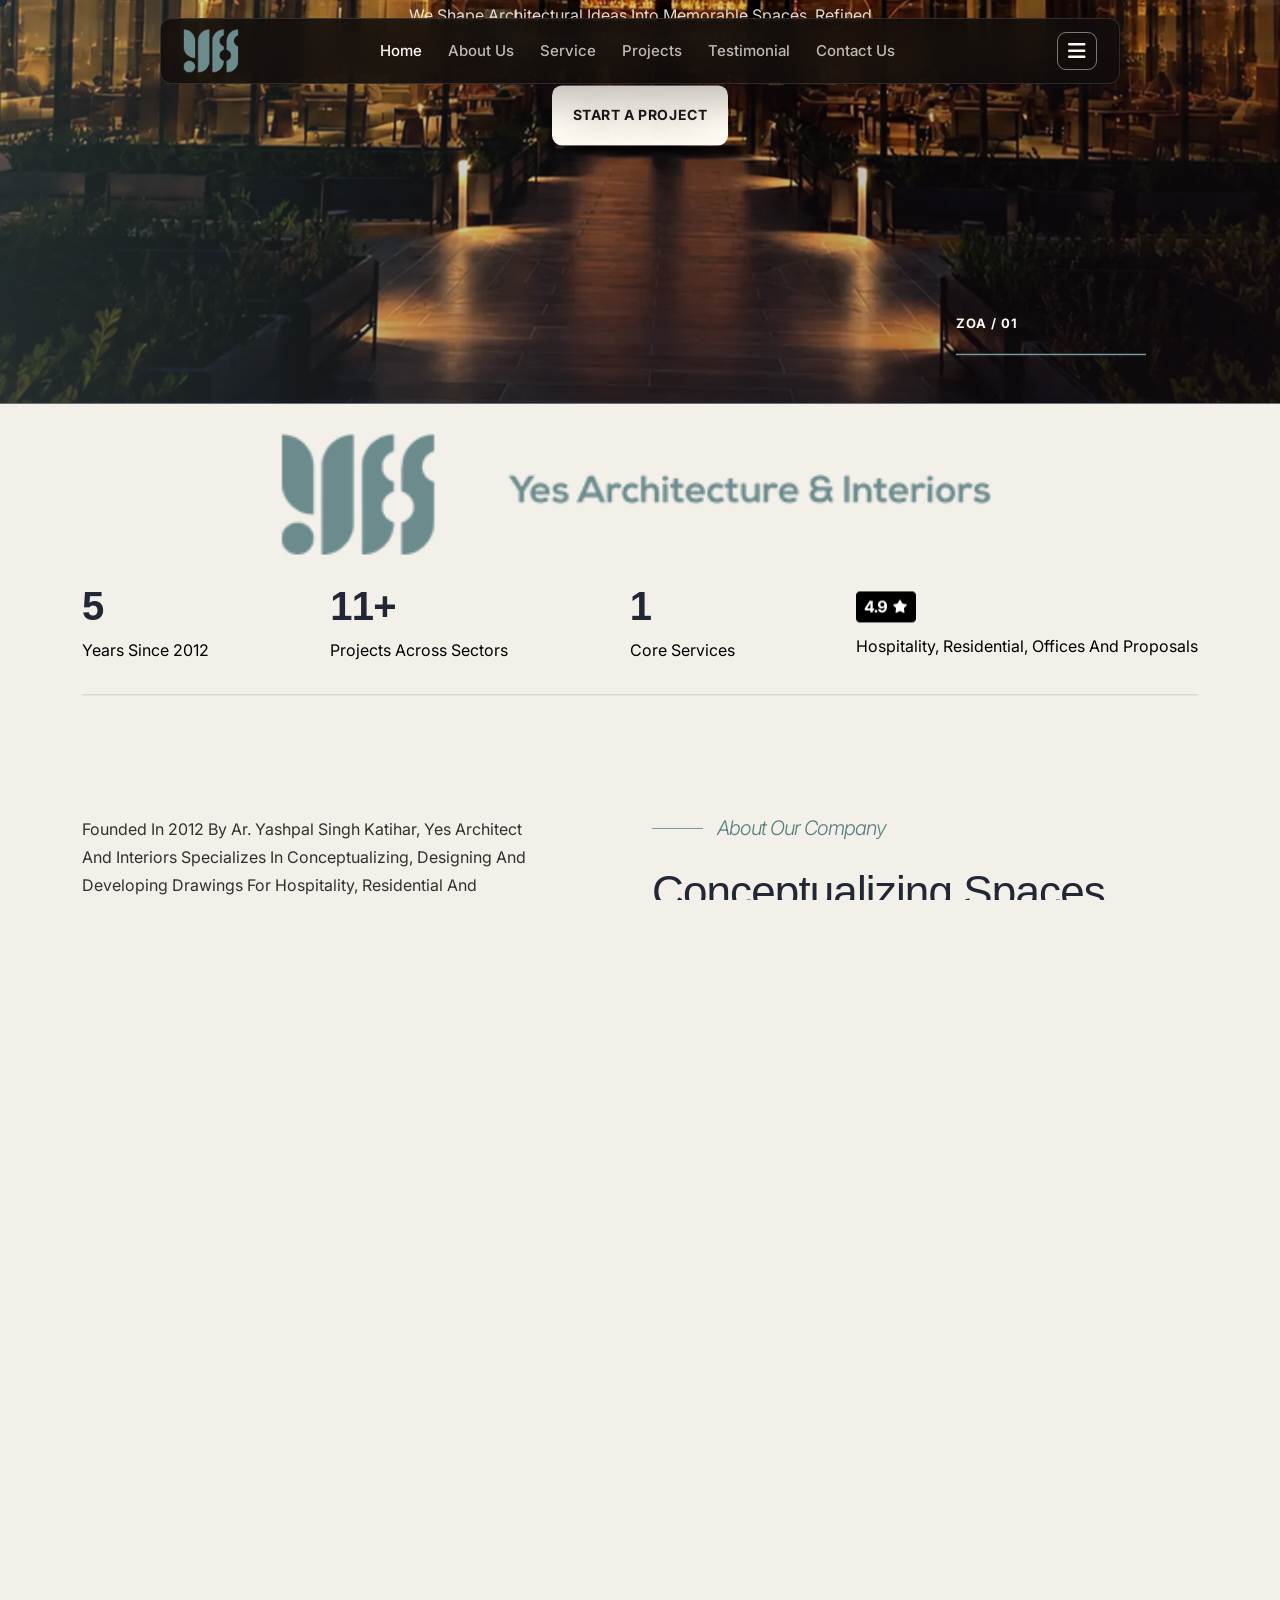
<file: index.html>
<!DOCTYPE html>
<html lang="en">
    <!--<< Header Area >>-->
    <head>
        <!-- ========== Meta Tags ========== -->
        <meta charset="UTF-8">
        <meta http-equiv="X-UA-Compatible" content="IE=edge">
        <meta name="viewport" content="width=device-width, initial-scale=1">
        <meta name="author" content="Yes Architect and Interiors">
        <meta name="description" content="Yes Architect and Interiors - architecture, interior design, and drawing development studio in Jaipur.">
        <!-- ======== Page title ============ -->
        <title>Yes Architect and Interiors - Architecture &amp; Interior Design</title>
        <!--<< Favcion >>-->
        <link rel="shortcut icon" href="assets/img/favicon.svg">
        <!--<< Bootstrap min.css >>-->
        <link rel="stylesheet" href="assets/css/bootstrap.min.css">
        <!--<< All Min Css >>-->
        <link rel="stylesheet" href="assets/css/all.min.css">
        <!--<< Animate.css >>-->
        <link rel="stylesheet" href="assets/css/animate.css">
        <!--<< Magnific Popup.css >>-->
        <link rel="stylesheet" href="assets/css/magnific-popup.css">
        <!--<< MeanMenu.css >>-->
        <link rel="stylesheet" href="assets/css/meanmenu.css">
        <!--<< Swiper Bundle.css >>-->
        <link rel="stylesheet" href="assets/css/swiper-bundle.min.css">
        <!--<< Nice Select.css >>-->
        <link rel="stylesheet" href="assets/css/nice-select.css">
        <!--<< Main.css >>-->
        <link rel="stylesheet" href="assets/css/main.css?v=project-list-overlap-fix-1">
    </head>
    <body>

        <!-- Preloader Area Start -->
        <div class="preloader is-loading">
            <div class="preloader-inner">
                <div class="preloader-ball-wrap">
                    <div class="preloader-ball-inner-wrap">
                        <div class="preloader-ball-inner">
                            <div class="preloader-ball"></div>
                        </div>
                        <div class="preloader-ball-shadow"></div>
                    </div>
                    <div id="weave-anim" class="preloader-text">Loading...</div>
                </div>
            </div>
            <div class="preloader-overlay"></div>
        </div>

        <!-- Back To Top Start -->
        <button id="back-top" class="back-to-top">
            <i class="fa-regular fa-arrow-up"></i>
        </button>

        <!-- GT MouseCursor Start -->
        <div class="mouseCursor cursor-outer"></div>
        <div class="mouseCursor cursor-inner"></div>
        
         <!-- Offcanvas Area Start -->
        <div class="fix-area style-offcanvas-2">
            <div class="offcanvas__info">
                <div class="offcanvas__wrapper">
                    <div class="offcanvas__content">
                        <div class="offcanvas__top mb-5 d-flex justify-content-between align-items-center">
                            <div class="offcanvas__logo">
                                <a href="index.html">
                                    <img src="assets/img/logo/yes-logo-black.png" alt="logo-img">
                                </a>
                            </div>
                            <div class="offcanvas__close">
                                <button>
                                <i class="fas fa-times"></i>
                                </button>
                            </div>
                        </div>
                        <div class="mobile-menus fix mb-3"></div>
                        <div class="offcanvas__contact d-xl-none">
                            <h4 class="d-xl-block">Contact Info</h4>
                            <ul class="d-xl-block">
                                <li class="d-flex align-items-center">
                                    <div class="offcanvas__contact-icon">
                                        <i class="fal fa-map-marker-alt"></i>
                                    </div>
                                    <div class="offcanvas__contact-text">
                                        <a target="_blank" href="#">Rameshwaram Moti Aashirwad Building, Raja Park, Jaipur</a>
                                    </div>
                                </li>
                                <li class="d-flex align-items-center">
                                    <div class="offcanvas__contact-icon mr-15">
                                        <i class="fal fa-envelope"></i>
                                    </div>
                                    <div class="offcanvas__contact-text">
                                        <a href="mailto:yesarchint@gmail.com"><span>yesarchint@gmail.com</span></a>
                                    </div>
                                </li>
                                <li class="d-flex align-items-center">
                                    <div class="offcanvas__contact-icon mr-15">
                                        <i class="fal fa-clock"></i>
                                    </div>
                                    <div class="offcanvas__contact-text">
                                        <a target="_blank" href="#">Jaipur, Rajasthan</a>
                                    </div>
                                </li>
                                <li class="d-flex align-items-center">
                                    <div class="offcanvas__contact-icon mr-15">
                                        <i class="far fa-phone"></i>
                                    </div>
                                    <div class="offcanvas__contact-text">
                                        <a href="tel:+919828135409">+91 9828135409</a>
                                    </div>
                                </li>
                            </ul>
                            <div class="social-icon d-flex align-items-center">
                                <a href="#"><i class="fab fa-facebook-f"></i></a>
                                <a href="#"><i class="fab fa-twitter"></i></a>
                                <a href="#"><i class="fab fa-youtube"></i></a>
                                <a href="#"><i class="fab fa-linkedin-in"></i></a>
                            </div>
                        </div>
                    </div>
                </div>
            </div>
        </div>
        <div class="offcanvas__overlay"></div>

        <!-- Header Section Start -->
        <header id="header-sticky" class="header-1 header-hero-nav">
            <div class="container-fluid">
                <div class="mega-menu-wrapper">
                    <div class="header-main">
                        <div class="header-left">
                            <div class="logo">
                            <a href="index.html" class="header-logo">
                                <img src="assets/img/logo/yes-logo-white.png" alt="logo-img">
                            </a>
                            <a href="index.html" class="header-logo-2">
                                <img src="assets/img/logo/yes-logo-black.png" alt="logo-img">
                            </a>
                        </div>
                        </div>
                        <div class="mean__menu-wrapper">
                                <div class="main-menu">
                                    <nav id="mobile-menus">
                                        <ul>
                                            <li class="active d-xl-block"><a href="index.html" class="border-none">Home</a></li>
                                            <li><a href="about.html">About Us</a></li>
                                            <li><a href="service.html">Service</a></li>
                                            <li><a href="project.html">Projects</a></li>
                                            <li><a href="testimonial.html">Testimonial</a></li>
                                            <li><a href="contact.html">Contact Us</a></li>
                                        </ul>
                                    </nav>
                                </div>
                            </div> 
                          <div class="header-right d-flex justify-content-end align-items-center">
                            <div class="header-btn">
                            <a class="header-hero-contact" href="contact.html">Contact</a>
                            <div class="header__hamburger d-xl-block my-auto">
                                <div class="sidebar__toggle">
                                    <i class="fas fa-bars"></i>
                                </div>
                              </div>
                            </div>
                        </div>
                    </div>
                </div>
            </div>
        </header>

        <div class="page-wrapper">

            <div id="smooth-wrapper">
                <div id="smooth-content">

                   <!-- Hero Section Start -->
                   <section class="hero-section hero-1 brand-hero" data-brand-hero>
                        <div class="hero-inner brand-hero-inner">
                            <div class="brand-hero-slideshow" data-brand-hero-slides aria-label="Selected project slideshow">
                                <figure class="brand-hero-slide is-active">
                                    <img src="assets/img/home-1/hero-image.jpg" alt="Yes Architecture project visual">
                                </figure>
                            </div>
                            <div class="brand-hero-tint" aria-hidden="true"></div>
                            <div class="container brand-hero-content">
                                <div class="brand-hero-copy">
                                    <span class="brand-hero-kicker">Yes Architecture &amp; Interiors</span>
                                    <h1>The poetry of design &amp;<br>the engineering of craft.</h1>
                                    <p>We shape architectural ideas into memorable spaces, refined through material, light and detail.</p>
                                    <a class="brand-hero-cta" href="contact.html">Start a project <span aria-hidden="true">&#x2197;</span></a>
                                </div>
                                <div class="brand-hero-meta">
                                    <span data-brand-hero-caption>Selected Works / 01</span>
                                    <div class="brand-hero-progress" aria-hidden="true">
                                        <i data-brand-hero-progress></i>
                                    </div>
                                </div>
                            </div>
                        </div>
                   </section>

                   <!-- Logo-Image Section Start -->
                   <div class="logo-image-section fix">
                        <div class="container">
                            <a href="index.html" class="top-logo wow fadeInUp" data-wow-delay=".3s">
                                <img src="assets/img/logo/yes-logo-black.png" alt="img">
                            </a>
                        </div>
                   </div>

                   <!-- Counter Section Start -->
                   <section class="counter-section fix">
                       <div class="container">
                            <div class="counter-wrapper-3">
                                <div class="counter-item">
                                    <h2><span class="count">14</span></h2>
                                    <p>Years Since 2012</p>
                                </div>
                                <div class="counter-item">
                                    <h2><span class="count">30</span>+</h2>
                                    <p>Projects Across Sectors</p>
                                </div>
                                    <div class="counter-item">
                                    <h2><span class="count">3</span></h2>
                                    <p>Core Services</p>
                                </div>
                                <div class="counter-item">
                                    <img src="assets/img/home-3/star.png" alt="img">
                                    <p>hospitality, residential, offices and proposals</p>
                                </div>
                            </div>
                       </div>
                   </section>

                   <!-- About Section Start -->
                   <section class="about-section-3 section-padding fix">
                       <div class="container">
                            <div class="about-wrapper-3">
                                <div class="row g-4">
                                    <div class="col-lg-6 col-md-5">
                                        <div class="about-content">
                                            <p class="text wow fadeInUp" data-wow-delay=".3s">
                                                Founded in 2012 by Ar. Yashpal Singh Katihar, Yes Architect and Interiors specializes in conceptualizing, designing and developing drawings for hospitality, residential and commercial spaces.
                                            </p>
                                            <a class="gt-theme-btn-main wow fadeInUp" data-wow-delay=".5s" href="about.html">
                                                <span class="gt-theme-btn-arrow-left"> <i class="fa-solid fa-arrow-up-right"></i> </span>
                                                <span class="gt-theme-btn">Let us Talk</span>
                                                <span class="gt-theme-btn-arrow-right"> <i class="fa-solid fa-arrow-up-right"></i> </span>
                                            </a>
                                        </div>
                                    </div>
                                    <div class="col-lg-6 col-md-7">
                                        <div class="about-text">
                                            <div class="section-title">
                                                <span class="sub-title tz-sub-tilte tz-sub-anim tx-subTitle">About Our Company</span>
                                                <h2 class="tx-title sec_title  tz-itm-title tz-itm-anim">
                                                   Conceptualizing Spaces <br> <span>Built For Hospitality</span>
                                                </h2>
                                            </div>
                                        </div>
                                    </div>
                                </div>
                            </div>
                       </div>
                       <div class="container-fluid">
                        <div class="about-image go_full">
                                <img src="assets/img/home-3/about.jpg" alt="img">
                            </div>
                       </div>
                   </section>

                   <!-- Award Section Start -->
                   <section class="award-section section-padding approach-area home-strengths-section pt-0">
                        <div class="container">
                            <div class="award-wrapper">
                                <div class="row g-4">
                                    <div class="col-lg-5">
                                        <div class="award-content">
                                            <div class="section-title mb-0">
                                                <span class="sub-title tz-sub-tilte tz-sub-anim tx-subTitle">Studio Strengths</span>
                                                <h2 class="tx-title sec_title  tz-itm-title tz-itm-anim">
                                                    Focused Design <span>Capabilities</span>
                                                </h2>
                                            </div>
                                            <p class="wow fadeInUp" data-wow-delay=".3s">
                                                Founded in 2012 by Ar. Yashpal Singh Katihar, Yes Architect and Interiors specializes in conceptualizing, designing and developing drawings for hospitality, residential and commercial spaces.
                                            </p>
                                            <a class="gt-theme-btn-main wow fadeInUp" data-wow-delay=".5s" href="contact.html">
                                                <span class="gt-theme-btn-arrow-left"> <i class="fa-solid fa-arrow-up-right"></i> </span>
                                                <span class="gt-theme-btn">Let us Talk</span>
                                                <span class="gt-theme-btn-arrow-right"> <i class="fa-solid fa-arrow-up-right"></i> </span>
                                            </a>
                                        </div>
                                    </div>
                                    <div class="col-lg-7">
                                        <div class="award-right-items approach-wrapper-box">
                                            <div class="award-list-items bb-top approach-box">
                                                <div class="left-text">
                                                    <span>Hospitality Focus</span>
                                                </div>
                                                <span class="text-2">Hotels, resorts, banquet halls and spa interiors</span>
                                            </div>
                                            <div class="award-list-items bb-top approach-box">
                                                <div class="left-text">
                                                    <span>Architecture Design</span>
                                                </div>
                                                <span class="text-2">Flow, circulation and zoning, facade concepts and complete civil drawings</span>
                                            </div>
                                            <div class="award-list-items bb-top approach-box">
                                                <div class="left-text">
                                                    <span>Interior Design</span>
                                                </div>
                                                <span class="text-2">Material selection, layouts and detailed interior drawings</span>
                                            </div>
                                            <div class="award-list-items bb-top approach-box">
                                                <div class="left-text">
                                                    <span>Drawings Development</span>
                                                </div>
                                                <span class="text-2">Tender documentation and execution-ready drawing sets</span>
                                            </div>
                                            <div class="award-list-items bb-top approach-box">
                                                <div class="left-text">
                                                    <span>Residential Work</span>
                                                </div>
                                                <span class="text-2">Homes, apartments and private residences</span>
                                            </div>
                                            <div class="award-list-items bb-top approach-box">
                                                <div class="left-text">
                                                    <span>Office Projects</span>
                                                </div>
                                                <span class="text-2">Workspaces, cabins and corporate interiors</span>
                                            </div>
                                            <div class="award-list-items bb-top bb-bottom approach-box">
                                                <div class="left-text">
                                                    <span>Proposal Projects</span>
                                                </div>
                                                <span class="text-2">Concept proposals for resorts, restaurants and hotels</span>
                                            </div>
                                        </div>
                                    </div>
                                </div>
                            </div>
                        </div>
                   </section>

                   <!-- Counter Section Start -->
                   <section class="counter-bg-section-3 fix section-padding pt-0">
                        <div class="container">
                            <div class="counter-bg-wrapper bg-cover" style="background-image: url(assets/img/home-3/counter-bg.jpg);">
                                <div class="counter-content-3">
                                    <h2><span class="count">30</span></h2>
                                    <p>Projects Listed</p>
                                </div>
                                <div class="counter-content-3">
                                    <h2><span class="count">3</span></h2>
                                    <p>Core Services</p>
                                </div>
                                 <div class="counter-content-3">
                                    <h2><span class="count">4</span></h2>
                                    <p>Project Sectors</p>
                                </div>
                                <div class="counter-content-3">
                                    <h2><span class="count">2012</span></h2>
                                    <p>Founded Year</p>
                                </div>
                            </div>
                        </div>
                   </section>

                   <!-- Project Section Start -->
                   <section class="project-section-2 home-project-section fix section-padding bg-white pb-0">
                        <div class="container">
                            <div class="section-title">
                                <span class="sub-title tz-sub-tilte tz-sub-anim tx-subTitle">Selected Projects</span>
                                <h2 class="tx-title sec_title  tz-itm-title tz-itm-anim">
                                    Hospitality, Residential <br> And Office <span>Projects</span>
                                </h2>
                            </div>
                            <div data-home-project-list>
                                <div class="project-box-items-2 bb-top style-3">
                                    <div class="row g-4 justify-content-between">
                                        <div class="col-xl-5">
                                            <div class="content-box">
                                                <div class="title-box">
                                                    <p>
                                                        /01/
                                                    </p>
                                                    <div class="title">
                                                        <h3>
                                                            <a href="project-details.html?project=hotel-cygnett-inn">Hotel Cygnett Inn</a>
                                                        </h3>
                                                        <span>
                                                            Nepalgunj, Nepal
                                                        </span>
                                                    </div>
                                                </div>
                                            </div>
                                        </div>
                                        <div class="col-xl-6">
                                            <div class="project-right-items">
                                                <div class="thumb">
                                                    <img src="assets/img/home-2/project-01.jpg" alt="img">
                                                    <img src="assets/img/home-2/project-01.jpg" alt="img">
                                                </div>
                                                <div class="content">
                                                    <p>
                                                        YES delivers focused architecture, interiors and drawing development for real hospitality and commercial requirements.
                                                    </p>
                                                    <a href="project-details.html?project=hotel-cygnett-inn" class="text-btn">
                                                        <span class="text">
                                                            <span class="text-default">View Projects</span>
                                                            <span class="text-hover">View Projects</span>
                                                        </span>
                                                    </a>
                                                </div>
                                            </div>
                                        </div>
                                    </div>
                                </div>
                                <div class="project-box-items-2 bb-top style-3">
                                    <div class="row g-4 justify-content-between">
                                        <div class="col-xl-5">
                                            <div class="content-box">
                                                <div class="title-box">
                                                    <p>
                                                        /02/
                                                    </p>
                                                    <div class="title">
                                                        <h3>
                                                            <a href="project-details.html?project=hotel-marigold">Hotel Marigold</a>
                                                        </h3>
                                                        <span>
                                                            Sitapura, Jaipur
                                                        </span>
                                                    </div>
                                                </div>
                                            </div>
                                        </div>
                                        <div class="col-xl-6">
                                            <div class="project-right-items">
                                                <div class="thumb">
                                                    <img src="assets/img/home-2/project-02.jpg" alt="img">
                                                    <img src="assets/img/home-2/project-02.jpg" alt="img">
                                                </div>
                                                <div class="content">
                                                    <p>
                                                        YES delivers focused architecture, interiors and drawing development for real hospitality and commercial requirements.
                                                    </p>
                                                    <a href="project-details.html?project=hotel-marigold" class="text-btn">
                                                        <span class="text">
                                                            <span class="text-default">View Projects</span>
                                                            <span class="text-hover">View Projects</span>
                                                        </span>
                                                    </a>
                                                </div>
                                            </div>
                                        </div>
                                    </div>
                                </div>
                                <div class="project-box-items-2 bb-top style-3">
                                    <div class="row g-4 justify-content-between">
                                        <div class="col-xl-5">
                                            <div class="content-box">
                                                <div class="title-box">
                                                    <p>
                                                        /03/
                                                    </p>
                                                    <div class="title">
                                                        <h3>
                                                            <a href="project-details.html?project=radisson-green">Radisson Green</a>
                                                        </h3>
                                                        <span>
                                                            Jodhpur, Rajasthan
                                                        </span>
                                                    </div>
                                                </div>
                                            </div>
                                        </div>
                                        <div class="col-xl-6">
                                            <div class="project-right-items">
                                                <div class="thumb">
                                                    <img src="assets/img/home-2/project-03.jpg" alt="img">
                                                    <img src="assets/img/home-2/project-03.jpg" alt="img">
                                                </div>
                                                <div class="content">
                                                    <p>
                                                        YES delivers focused architecture, interiors and drawing development for real hospitality and commercial requirements.
                                                    </p>
                                                    <a href="project-details.html?project=radisson-green" class="text-btn">
                                                        <span class="text">
                                                            <span class="text-default">View Projects</span>
                                                            <span class="text-hover">View Projects</span>
                                                        </span>
                                                    </a>
                                                </div>
                                            </div>
                                        </div>
                                    </div>
                                </div>
                                <div class="project-box-items-2 bb-top bb-bottom style-3">
                                    <div class="row g-4 justify-content-between">
                                        <div class="col-xl-5">
                                            <div class="content-box">
                                                <div class="title-box">
                                                    <p>
                                                        /04/
                                                    </p>
                                                    <div class="title">
                                                        <h3>
                                                            <a href="project-details.html?project=kamal-pokhari-office">Kamal Pokhari Office</a>
                                                        </h3>
                                                        <span>
                                                            Kathmandu, Nepal
                                                        </span>
                                                    </div>
                                                </div>
                                            </div>
                                        </div>
                                        <div class="col-xl-6">
                                            <div class="project-right-items">
                                                <div class="thumb">
                                                    <img src="assets/img/home-2/project-04.jpg" alt="img">
                                                    <img src="assets/img/home-2/project-04.jpg" alt="img">
                                                </div>
                                                <div class="content">
                                                    <p>
                                                        YES delivers focused architecture, interiors and drawing development for real hospitality and commercial requirements.
                                                    </p>
                                                    <a href="project-details.html?project=kamal-pokhari-office" class="text-btn">
                                                        <span class="text">
                                                            <span class="text-default">View Projects</span>
                                                            <span class="text-hover">View Projects</span>
                                                        </span>
                                                    </a>
                                                </div>
                                            </div>
                                        </div>
                                    </div>
                                </div>
                            </div>
                            <div class="project-btn mt-5 text-center">
                                <a class="gt-theme-btn-main" href="project.html">
                                    <span class="gt-theme-btn-arrow-left"> <i class="fa-solid fa-arrow-up-right"></i> </span>
                                    <span class="gt-theme-btn">All Projects</span>
                                    <span class="gt-theme-btn-arrow-right"> <i class="fa-solid fa-arrow-up-right"></i> </span>
                                </a>
                            </div>
                        </div>
                   </section>

                  <!-- Work Process Section Start -->
                   <section class="work-process-section-2 home-process-section section-padding fix">
                    <h2 class="text">how we work</h2>
                    <div class="container">
                        <div class="section-title-area">
                        <p>
                            Founded in 2012 by Ar. Yashpal Singh Katihar, Yes Architect and Interiors specializes in conceptualizing, designing and developing drawings for hospitality, residential and commercial spaces.
                        </p>
                        <div class="section-title">
                            <span class="sub-title tz-sub-tilte tz-sub-anim tx-subTitle">how we work</span>
                            <h2 class="tx-title sec_title  tz-itm-title tz-itm-anim">
                                A Clear Process For <br> <span>Design Delivery</span>
                            </h2> 
                            </div>
                        </div>
                        <div class="tp-funfact-panel-wrap">
                            <div class="tp-funfact-panel">
                                <div class="work-process-box-area2">
                                    <div class="work-process-box-items-2">
                                        <div class="work-process-content">
                                            <div class="content">
                                                <span class="number">
                                                Step 01
                                            </span>
                                                <h3>
                                                    Consultation
                                                </h3>
                                                <p>
                                                Brief, site study and scope definition
                                                </p>
                                            </div>
                                        </div>
                                        <div class="work-process-image">
                                            <img src="assets/img/how-we-work/step-01-consultation.webp" alt="Consultation process image">
                                        </div>
                                    </div>
                                </div>
                            </div>
                            <div class="tp-funfact-panel">
                                <div class="work-process-box-area2">
                                    <div class="work-process-box-items-2">
                                        <div class="work-process-content">
                                            <div class="content">
                                                <span class="number">
                                                    Step 02
                                                </span>
                                                <h3>
                                                Concept & Design
                                                </h3>
                                                <p>
                                                    Flow, circulation and zoning strategy
                                                </p>
                                            </div>
                                        </div>
                                        <div class="work-process-image">
                                            <img src="assets/img/how-we-work/step-02-concept-design.png" alt="Concept and design process image">
                                        </div>
                                    </div>
                                </div>
                            </div>
                            <div class="tp-funfact-panel">
                                <div class="work-process-box-area2">
                                    <div class="work-process-box-items-2">
                                        <div class="work-process-content">
                                            <div class="content">
                                                <span class="number">
                                                Step 03
                                                </span>
                                                <h3>
                                                    Drawing Development
                                                </h3>
                                                <p>
                                                    Civil, interior and tender drawing sets
                                                </p>
                                            </div>
                                        </div>
                                        <div class="work-process-image">
                                            <img src="assets/img/how-we-work/step-03-drawing-development.jpg" alt="Drawing development process image">
                                        </div>
                                    </div>
                                </div>
                            </div>
                            <div class="tp-funfact-panel">
                                <div class="work-process-box-area2">
                                    <div class="work-process-box-items-2">
                                        <div class="work-process-content">
                                            <div class="content">
                                                <span class="number">
                                                Step 04
                                            </span>
                                                <h3>
                                                    Documentation
                                                </h3>
                                                <p>
                                                    Issue-ready plans, details and coordination
                                                </p>
                                            </div>
                                        </div>
                                        <div class="work-process-image">
                                            <img src="assets/img/how-we-work/step-04-documentation.jpg" alt="Documentation process image">
                                        </div>
                                    </div>
                                </div>
                            </div>
                        </div>
                   </div>
                   </section>

                    <!-- Design Process Section Start -->
                    <section id="design-process" class="design-process-section sketch-reference-section" aria-labelledby="design-process-title">
                        <div class="container">
                            <div class="sketch-reference-block sketch-reference-block--concept" data-sketch-panel>
                                <div class="sketch-reference-heading-row" data-sketch-copy>
                                    <span class="sketch-reference-kicker">Sketch Process</span>
                                    <h2 id="design-process-title" class="sketch-reference-title">
                                        Every great space begins with a single line.
                                    </h2>
                                    <p class="sketch-reference-lede">
                                        Before form becomes fixed, we test proportion, rhythm and intent through fast architectural studies.
                                    </p>
                                </div>

                                <figure class="sketch-reference-image sketch-reference-image--concept" data-sketch-image data-drift="1.1">
                                    <img src="assets/img/design-process/Concept.png" alt="Loose architectural concept sketch" loading="eager" decoding="async">
                                </figure>

                                <p class="sketch-reference-subtitle" data-sketch-copy>
                                    A loose study keeps the idea alive while scale, circulation and silhouette are still open to move.
                                </p>

                                <div class="sketch-reference-copy-grid" data-sketch-copy>
                                    <span class="sketch-reference-label">01 / Concept Study</span>
                                    <p>
                                        Initial hand sketches let us compare massing, movement, light and visual balance before committing to detailed drawings.
                                    </p>
                                    <div class="sketch-reference-tags" aria-label="Concept study focus areas">
                                        <span>massing</span>
                                        <span>proportion</span>
                                        <span>movement</span>
                                        <span>light</span>
                                    </div>
                                </div>
                            </div>

                            <div class="sketch-reference-block sketch-reference-block--development" data-sketch-panel>
                                <div class="sketch-reference-development-head" data-sketch-copy>
                                    <span class="sketch-reference-label">02 / Development</span>
                                    <h2 class="sketch-reference-title sketch-reference-title--small">
                                        The sketch becomes a precise architectural language.
                                    </h2>
                                </div>

                                <div class="sketch-reference-duo">
                                    <figure class="sketch-reference-image sketch-reference-image--elevation" data-sketch-image data-drift="0.9">
                                        <img src="assets/img/design-process/Elevation.png" alt="Developed residential elevation sketch" loading="eager" decoding="async">
                                    </figure>
                                    <figure class="sketch-reference-image sketch-reference-image--interior" data-sketch-image data-drift="1.25">
                                        <img src="assets/img/design-process/Interior.png" alt="Interior perspective study sketch" loading="eager" decoding="async">
                                    </figure>
                                </div>

                                <div class="sketch-reference-copy-grid sketch-reference-copy-grid--development" data-sketch-copy>
                                    <span class="sketch-reference-label">Drawing Logic</span>
                                    <p>
                                        Once the direction is clear, facade rhythm, interior atmosphere and coordination details are refined into issue-ready drawings.
                                    </p>
                                    <div class="sketch-reference-tags" aria-label="Development focus areas">
                                        <span>facade</span>
                                        <span>sections</span>
                                        <span>interior</span>
                                        <span>detailing</span>
                                    </div>
                                </div>
                            </div>
                        </div>
                    </section>

                    <!-- Testimonial Section  S T A R T -->
                    <section class="testimonial-section-3 section-padding bg-white fix">
                        <div class="section-title text-center">
                                <span class="sub-title tz-sub-tilte tz-sub-anim tx-subTitle">clients say about us</span>
                            </div>
                        <div class="marquee-2">
                            <div class="marquee-group">
                                <div class="text">
                                    client feedback
                                </div>
                                <div class="text">
                                    client feedback
                                </div>
                                <div class="text">
                                    client feedback
                                </div>
                            </div>
                            <div class="marquee-group">
                                <div class="text">
                                    client feedback
                                </div>
                                <div class="text">
                                    client feedback
                                </div>
                                <div class="text">
                                    client feedback
                                </div>
                            </div>
                            <div class="marquee-group">
                                <div class="text">
                                    client feedback
                                </div>
                                <div class="text">
                                    client feedback
                                </div>
                                <div class="text">
                                    client feedback
                                </div>
                            </div>
                            <div class="marquee-group">
                                <div class="text">
                                    client feedback
                                </div>
                                <div class="text">
                                    client feedback
                                </div>
                                <div class="text">
                                    client feedback
                                </div>
                            </div>
                            <div class="marquee-group">
                                <div class="text">
                                    client feedback
                                </div>
                                <div class="text">
                                    client feedback
                                </div>
                                <div class="text">
                                    client feedback
                                </div>
                            </div>
                        </div>
                        <div class="container">
                            <div class="swiper testi-slider">
                                <div class="swiper-wrapper">
                                    <div class="swiper-slide">
                                        <div class="testimonial-box-items-6">
                                            <div class="thumb">
                                                <img src="assets/img/home-3/testi-1.jpg" alt="img">
                                                <div class="info-title">
                                                    <h2>Hospitality Client</h2>
                                                    <span>client feedback</span>
                                                </div>
                                            </div>
                                            <div class="content">
                                                <div class="quote-icon">
                                                    <img src="assets/img/home-3/quate.svg" alt="img">
                                                </div>
                                                <p>
                                                    YES understood the brief, converted it into practical layouts and developed drawings that helped the project move clearly from concept to execution.
                                                </p>
                                                <div class="clutech-image">
                                                    <img src="assets/img/home-3/clutch.png" alt="img">
                                                    <div class="dot-number">
                                                        <span class="dot-num">
                                                            <span>01</span>
                                                        </span>
                                                        <span class="dot-num">
                                                            <span class="style-2">07</span>
                                                        </span>
                                                    </div>		
                                                </div>
                                            </div>
                                        </div>
                                    </div>
                                    <div class="swiper-slide">
                                        <div class="testimonial-box-items-6">
                                            <div class="thumb">
                                                <img src="assets/img/home-3/testi-2.jpg" alt="img">
                                                <div class="info-title">
                                                    <h2>Residential Client</h2>
                                                    <span>client feedback</span>
                                                </div>
                                            </div>
                                            <div class="content">
                                                <div class="quote-icon">
                                                    <img src="assets/img/home-3/quate.svg" alt="img">
                                                </div>
                                                <p>
                                                    YES understood the brief, converted it into practical layouts and developed drawings that helped the project move clearly from concept to execution.
                                                </p>
                                                <div class="clutech-image">
                                                    <img src="assets/img/home-3/clutch.png" alt="img">
                                                    <div class="dot-number">
                                                        <span class="dot-num">
                                                            <span>01</span>
                                                        </span>
                                                        <span class="dot-num">
                                                            <span class="style-2">07</span>
                                                        </span>
                                                    </div>		
                                                </div>
                                            </div>
                                        </div>
                                    </div>
                                </div>
                            </div>
                        </div>
                    </section>

                   <!-- Video Section Start -->
                   <div class="video-banner fix scale-up-img">
                    <div class="video-thumb">
                        <img class="scale-up" data-speed="0.4" src="assets/img/home-3/video-bg.jpg" alt="img">
                        <a href="https://www.youtube.com/watch?v=Cn4G2lZ_g2I" class="video-btn video-popup">
                            Play Video
                        </a>
                    </div>
                   </div>

                   <!-- Faq-Section Start -->
                   <section class="faq-section-3 section-padding fix">
                    <div class="container">
                        <div class="faq-wrapper-3">
                            <div class="row g-4">
                                <div class="col-lg-8">
                                    <ul class="accordion-box-3">
                                        <li class="accordion block">
                                            <div class="acc-btn">
                                               How long does an interior design project usually take?
                                                <div class="icon fa-regular fa-plus"></div>
                                            </div>
                                            <div class="acc-content current">
                                                <div class="content">
                                                    <div class="text">
                                                        Project duration depends on scope. We begin with requirements, site context and circulation, then move through concept design, drawings and documentation.
                                                    </div>
                                                </div>
                                            </div>
                                        </li>
                                        <li class="accordion block">
                                            <div class="acc-btn">
                                                Can you work within my budget?
                                                <div class="icon fa-regular fa-plus"></div>
                                            </div>
                                            <div class="acc-content">
                                                <div class="content">
                                                    <div class="text">
                                                        Yes. We align planning, material selection and drawing detail with the client budget and the level of finish required for the project.
                                                    </div>
                                                </div>
                                            </div>
                                        </li>
                                        <li class="accordion block active-block">
                                            <div class="acc-btn active">
                                                Do you provide 3D design or visualization before starting the work?
                                                <div class="icon fa-regular fa-plus"></div>
                                            </div>
                                            <div class="acc-content">
                                                <div class="content">
                                                    <div class="text">
                                                        Yes. Conceptual planning and visual direction can be prepared before detailed drawings, especially for hospitality and interior projects.
                                                    </div>
                                                </div>
                                            </div>
                                        </li>
                                        <li class="accordion block">
                                            <div class="acc-btn">
                                                Do you handle both residential and commercial projects?
                                                <div class="icon fa-regular fa-plus"></div>
                                            </div>
                                            <div class="acc-content">
                                                <div class="content">
                                                    <div class="text">
                                                        Yes. The studio works across hospitality, residential, office and proposal projects, with a strong specialization in hospitality spaces.
                                                    </div>
                                                </div>
                                            </div>
                                        </li>
                                    </ul>
                                </div>
                                <div class="col-lg-4">
                                    <div class="faq-content">
                                        <div class="section-title">
                                        <span class="sub-title tz-sub-tilte tz-sub-anim tx-subTitle">fAQ</span>
                                        <h2 class="tx-title sec_title  tz-itm-title tz-itm-anim">
                                            Frequently Ask <span>Questions</span>
                                        </h2> 
                                       </div>
                                       <div class="faq-image">
                                         <img src="assets/img/home-3/faq.jpg" alt="img">
                                       </div>
                                    </div>
                                </div>
                            </div>
                        </div>
                    </div>
                   </section>

                   <!-- Footer Section Start -->
                   <footer class="footer-section-2 section-padding pb-0 footer-bg-2  fix">
                    <div class="container">
                            <a href="index.html" class="footer-logo wow fadeInUp" data-wow-delay=".3s">
                                <img src="assets/img/logo/yes-logo-white.png" alt="img">
                            </a>
                        </div>
                        <div class="footer-widget-wrapper-2 wrapper-style-3">
                            <div class="container">
                                <div class="footer-widget-wrap">
                                    <div class="footer-widget-items wow fadeInUp" data-wow-delay=".3s">
                                        <div class="widget-head">
                                            <span>Quick Links</span>
                                        </div>
                                        <ul>
                                            <li>
                                                <a href="index.html">Home</a>
                                            </li>
                                            <li>
                                                <a href="about.html">About</a>
                                            </li>
                                            <li>
                                                <a href="service.html">Service</a>
                                            </li>
                                            <li>
                                                <a href="project.html">Projects</a>
                                            </li>
                                            <li>
                                                <a href="contact.html">Contact</a>
                                            </li>
                                        </ul>
                                    </div>
                                    <div class="footer-widget-items wow fadeInUp" data-wow-delay=".5s">
                                        <div class="widget-head">
                                            <span>Social Media</span>
                                        </div>
                                        <ul>
                            <li>
                                                <a href="https://www.facebook.com/profile.php?id=61589572240669" target="_blank" rel="noopener noreferrer">Facebook</a>
                                            </li>
                                            <li>
                                                <a href="https://www.instagram.com/yes.architecture.interiors?igsi=MXAwajQydWZ4ZjByMw==" target="_blank" rel="noopener noreferrer">Instagram</a>
                                            </li>
                                            <li>
                                                <a href="https://www.linkedin.com/in/yashpal-singh-katihar-31b791306/" target="_blank" rel="noopener noreferrer">LinkedIn</a>
                                            </li>
                                        </ul>
                                    </div>
                                    <div class="footer-widget-items wow fadeInUp" data-wow-delay=".7s">
                                        <div class="widget-head">
                                            <span>Contact Address</span>
                                        </div>
                                        <ul class="style-2">
                                            <li class="text-white">
                                                Rameshwaram Moti Aashirwad Building,<br> Raja Park, Jaipur - 302004
                                            </li>
                                            <li>
                                                <a href="tel:+919828135409">+91 9828135409</a>
                                            </li>
                                            <li>
                                                <a href="mailto:yesarchint@gmail.com">yesarchint@gmail.com</a>
                                            </li>
                                        </ul>
                                    </div>
                                </div>
                            </div>
                        </div>
                        <div class="footer-bottom-2">
                            <div class="container">
                                <p class="wow fadeInUp">
                                   &copy; 2026 Yes Architect and Interiors. All rights reserved.
                                </p>
                            </div>
                        </div>
                   </footer>

                </div>
            </div>
        </div>

    
        <!--<< All JS Plugins >>-->
        <script src="assets/js/jquery-3.7.1.min.js"></script>
        <!--<< Viewport Js >>-->
        <script src="assets/js/viewport.jquery.js"></script>
        <!--<< Bootstrap Js >>-->
        <script src="assets/js/bootstrap.bundle.min.js"></script>
        <!--<< Gsap Min Js >>-->
        <script src="assets/js/gsap.min.js"></script>
        <!--<< ScrollTrigger Min Js >>-->
        <script src="assets/js/ScrollTrigger.min.js"></script>
        <!--<< ScrollSmoother Min Js >>-->
        <script src="assets/js/ScrollSmoother.min.js"></script>
        <!--<< ScrollToPlugin Min Js >>-->
        <script src="assets/js/ScrollToPlugin.min.js"></script>
        <!--<< SplitText Min Js >>-->
        <script src="assets/js/SplitText.min.js"></script>
        <!--<< TextPlugin Min Js >>-->
        <script src="assets/js/TextPlugin.js"></script>
         <!--<< Chroma Min Js >>-->
        <script src="assets/js/chroma.min.js"></script>
        <!--<< nice-selec Js >>-->
        <script src="assets/js/jquery.nice-select.min.js"></script>
        <!--<< Waypoints Js >>-->
        <script src="assets/js/jquery.waypoints.js"></script>
        <!--<< Counterup Js >>-->
        <script src="assets/js/jquery.counterup.min.js"></script>
        <!--<< Swiper Slider Js >>-->
        <script src="assets/js/swiper-bundle.min.js"></script>
        <!--<< MeanMenu Js >>-->
        <script src="assets/js/jquery.meanmenu.min.js"></script>
        <!--<< Parallaxie Js >>-->
        <script src="assets/js/parallaxie.js"></script>
        <!--<< Magnific Popup Js >>-->
        <script src="assets/js/jquery.magnific-popup.min.js"></script>
        <!--<< Wow Animation Js >>-->
        <script src="assets/js/wow.min.js"></script>
        <!--<< Project Folder Loader Js >>-->
        <script src="assets/js/project-folder-loader.js?v=project-list-overlap-fix-1"></script>
        <!--<< Main.js >>-->
        <script src="assets/js/main.js?v=project-list-overlap-fix-1"></script>
        <script src="assets/js/design-process-storyboard.js?v=design-process-systematic-1"></script>
    </body>
</html>
</file>
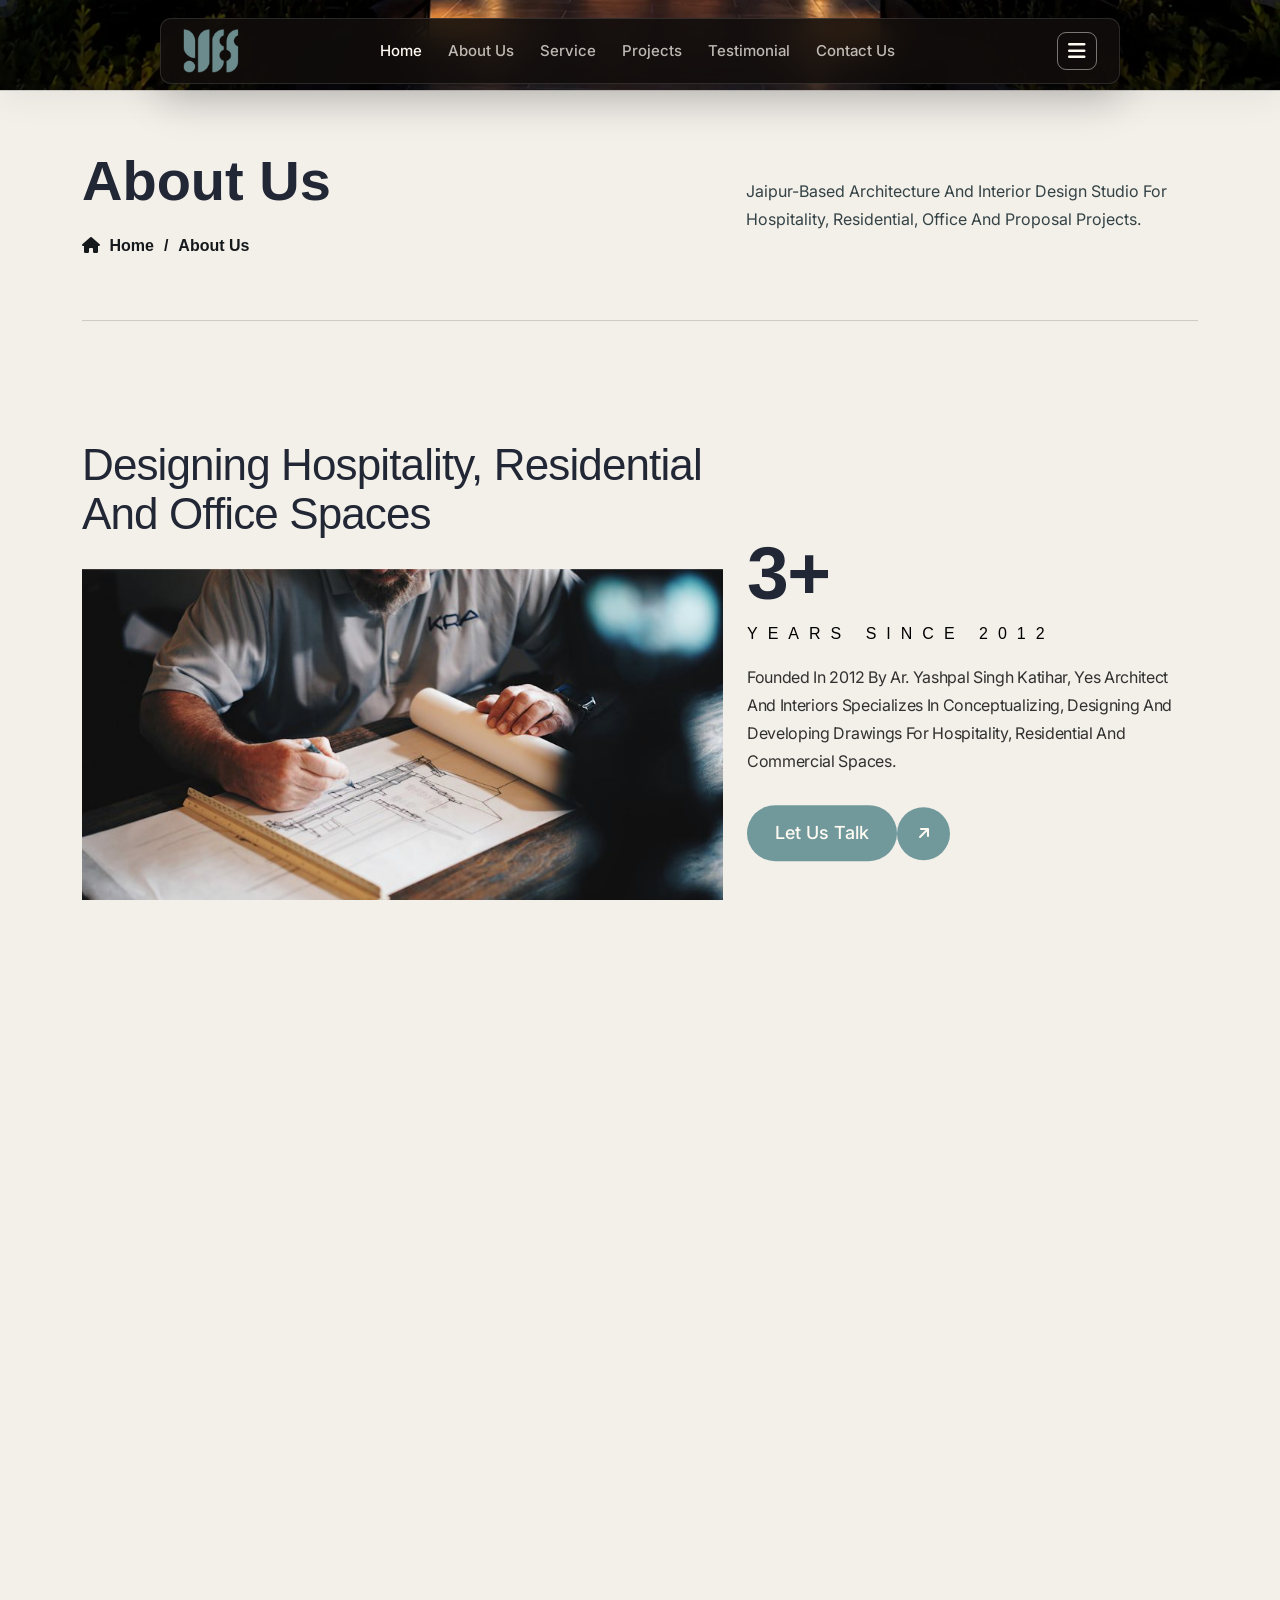
<file: about.html>
<!DOCTYPE html>
<html lang="en">
    <!--<< Header Area >>-->
    <head>
        <!-- ========== Meta Tags ========== -->
        <meta charset="UTF-8">
        <meta http-equiv="X-UA-Compatible" content="IE=edge">
        <meta name="viewport" content="width=device-width, initial-scale=1">
        <meta name="author" content="Yes Architect and Interiors">
        <meta name="description" content="Yes Architect and Interiors - architecture, interior design, and drawing development studio in Jaipur.">
        <!-- ======== Page title ============ -->
        <title>Yes Architect and Interiors - Architecture &amp; Interior Design</title>
        <!--<< Favcion >>-->
        <link rel="shortcut icon" href="assets/img/favicon.svg">
        <!--<< Bootstrap min.css >>-->
        <link rel="stylesheet" href="assets/css/bootstrap.min.css">
        <!--<< All Min Css >>-->
        <link rel="stylesheet" href="assets/css/all.min.css">
        <!--<< Animate.css >>-->
        <link rel="stylesheet" href="assets/css/animate.css">
        <!--<< Magnific Popup.css >>-->
        <link rel="stylesheet" href="assets/css/magnific-popup.css">
        <!--<< MeanMenu.css >>-->
        <link rel="stylesheet" href="assets/css/meanmenu.css">
        <!--<< Swiper Bundle.css >>-->
        <link rel="stylesheet" href="assets/css/swiper-bundle.min.css">
        <!--<< Nice Select.css >>-->
        <link rel="stylesheet" href="assets/css/nice-select.css">
        <!--<< Main.css >>-->
        <link rel="stylesheet" href="assets/css/main.css">
    </head>
    <body class="about-page">

        <!-- Preloader Area Start -->
        <div class="preloader is-loading">
            <div class="preloader-inner">
                <div class="preloader-ball-wrap">
                    <div class="preloader-ball-inner-wrap">
                        <div class="preloader-ball-inner">
                            <div class="preloader-ball"></div>
                        </div>
                        <div class="preloader-ball-shadow"></div>
                    </div>
                    <div id="weave-anim" class="preloader-text">Loading...</div>
                </div>
            </div>
            <div class="preloader-overlay"></div>
        </div>

        <!-- Back To Top Start -->
        <button id="back-top" class="back-to-top">
            <i class="fa-regular fa-arrow-up"></i>
        </button>

        <!-- GT MouseCursor Start -->
        <div class="mouseCursor cursor-outer"></div>
        <div class="mouseCursor cursor-inner"></div>

        <!-- Offcanvas Area Start -->
        <div class="fix-area">
            <div class="offcanvas__info">
                <div class="offcanvas__wrapper">
                    <div class="offcanvas__content">
                        <div class="offcanvas__top mb-5 d-flex justify-content-between align-items-center">
                            <div class="offcanvas__logo">
                                <a href="index.html">
                                    <img src="assets/img/logo/yes-logo-black.png" alt="logo-img">
                                </a>
                            </div>
                            <div class="offcanvas__close">
                                <button>
                                <i class="fas fa-times"></i>
                                </button>
                            </div>
                        </div>
                        <p class="text d-none d-xl-block">
                            Yes Architect and Interiors is a Jaipur-based studio for architecture design, interior design and drawing development.
                        </p>
                        <div class="mobile-menu fix mb-3"></div>
                        <div class="offcanvas__contact d-xl-block">
                            <h4 class="d-xl-block">Contact Info</h4>
                            <ul class="d-xl-block">
                                <li class="d-flex align-items-center">
                                    <div class="offcanvas__contact-icon">
                                        <i class="fal fa-map-marker-alt"></i>
                                    </div>
                                    <div class="offcanvas__contact-text">
                                        <a target="_blank" href="#">Rameshwaram Moti Aashirwad Building, Raja Park, Jaipur</a>
                                    </div>
                                </li>
                                <li class="d-flex align-items-center">
                                    <div class="offcanvas__contact-icon mr-15">
                                        <i class="fal fa-envelope"></i>
                                    </div>
                                    <div class="offcanvas__contact-text">
                                        <a href="mailto:yesarchint@gmail.com"><span>yesarchint@gmail.com</span></a>
                                    </div>
                                </li>
                                <li class="d-flex align-items-center">
                                    <div class="offcanvas__contact-icon mr-15">
                                        <i class="fal fa-clock"></i>
                                    </div>
                                    <div class="offcanvas__contact-text">
                                        <a target="_blank" href="#">Jaipur, Rajasthan</a>
                                    </div>
                                </li>
                                <li class="d-flex align-items-center">
                                    <div class="offcanvas__contact-icon mr-15">
                                        <i class="far fa-phone"></i>
                                    </div>
                                    <div class="offcanvas__contact-text">
                                        <a href="tel:+919828135409">+91 9828135409</a>
                                    </div>
                                </li>
                            </ul>
                            <div class="social-icon d-flex align-items-center">
                                <a href="#"><i class="fab fa-facebook-f"></i></a>
                                <a href="#"><i class="fab fa-twitter"></i></a>
                                <a href="#"><i class="fab fa-youtube"></i></a>
                                <a href="#"><i class="fab fa-linkedin-in"></i></a>
                            </div>
                        </div>
                    </div>
                </div>
            </div>
        </div>
        <div class="offcanvas__overlay"></div>

        <!-- Header Section Start -->
        <header id="header-sticky" class="header-1 header-hero-nav">
            <div class="container-fluid">
                <div class="mega-menu-wrapper">
                    <div class="header-main">
                        <div class="header-left">
                            <div class="logo">
                            <a href="index.html" class="header-logo">
                                <img src="assets/img/logo/yes-logo-black.png" alt="logo-img">
                            </a>
                            <a href="index.html" class="header-logo-2">
                                <img src="assets/img/logo/yes-logo-black.png" alt="logo-img">
                            </a>
                        </div>
                        </div>
                        <div class="mean__menu-wrapper">
                                <div class="main-menu">
                                    <nav id="mobile-menu">
                                        <ul>
                                            <li class="active"><a href="index.html">Home</a></li>
                                            <li><a href="about.html">About Us</a></li>
                                            <li><a href="service.html">Service</a></li>
                                            <li><a href="project.html">Projects</a></li>
                                            <li><a href="testimonial.html">Testimonial</a></li>
                                            <li><a href="contact.html">Contact Us</a></li>
                                        </ul>
                                    </nav>
                                </div>
                            </div> 
                          <div class="header-right d-flex justify-content-end align-items-center">
                            <div class="header-btn">
                                <span>
                                    <a href="tel:+919828135409">+91 9828135409</a>
                                </span>
                            <div class="header__hamburger d-xl-block my-auto">
                                <div class="sidebar__toggle">
                                    <i class="fas fa-bars"></i>
                                </div>
                              </div>
                            </div>
                        </div>
                    </div>
                </div>
            </div>
        </header>

        <div class="page-wrapper">

            <div id="smooth-wrapper">
                <div id="smooth-content">

                    <!-- Breadcrumb Section Start -->
                    <section class="breadcrumb-wrapper fix">
                        <div class="top-image">
                            <img src="assets/projects/Zoa/1.webp" alt="Zoa project exterior">
                        </div>
                        <div class="container">
                            <div class="row">
                                <div class="col-xl-12">
                                    <div class="page-heading">
                                        <div class="content">
                                            <h1>About us</h1>
                                            <ul class="breadcrumb-items wow fadeInUp" data-wow-delay=".5s">
                                                <li>
                                                    <a href="index.html">
                                                        <i class="fa-solid fa-house"></i> Home
                                                    </a>
                                                </li>
                                                <li>
                                                    /
                                                </li>
                                                <li>
                                                    About us
                                                </li>
                                            </ul>
                                        </div>
                                        <p>
                                            Jaipur-based architecture and interior design studio for hospitality, residential, office and proposal projects.
                                        </p>
                                    </div>
                                </div>
                            </div>
                        </div>
                    </section>

                  <!-- About Section Start -->
                  <section class="about-section-4 section-padding fix">
                    <div class="container">
                        <div class="about-wrapper-4">
                            <div class="row g-4 align-items-center">
                                <div class="col-lg-7">
                                    <h2>Designing Hospitality, Residential <br> And Office Spaces</h2>
                                    <div class="about-image">
                                        <img src="assets/img/inner-page/about.jpg" alt="img">
                                    </div>
                                </div>
                                <div class="col-lg-5">
                                    <div class="about-content">
                                    <h2><span class="count">14</span>+</h2>
                                    <h3>years since 2012</h3>
                                    <p>
                                        Founded in 2012 by Ar. Yashpal Singh Katihar, Yes Architect and Interiors specializes in conceptualizing, designing and developing drawings for hospitality, residential and commercial spaces.
                                    </p>
                                    <a class="gt-theme-btn-main wow fadeInUp" data-wow-delay=".3s" href="about.html">
                                    <span class="gt-theme-btn-arrow-left"> <i class="fa-solid fa-arrow-up-right"></i> </span>
                                    <span class="gt-theme-btn">Let us Talk</span>
                                    <span class="gt-theme-btn-arrow-right"> <i class="fa-solid fa-arrow-up-right"></i> </span>
                                   </a>
                                </div>
                                </div>
                            </div>
                        </div>
                    </div>
                  </section>

                  <!-- Counter Section Start -->
                   <section class="counter-bg-section-3 fix section-padding pt-0">
                        <div class="container">
                            <div class="counter-bg-wrapper bg-cover" style="background-image: url(assets/img/home-3/counter-bg.jpg);">
                                <div class="counter-content-3">
                                    <h2><span class="count">30</span>+</h2>
                                    <p>Projects Across Sectors</p>
                                </div>
                                <div class="counter-content-3">
                                    <h2><span class="count">3</span></h2>
                                    <p>Core Services</p>
                                </div>
                                 <div class="counter-content-3">
                                    <h2><span class="count">5</span></h2>
                                    <p>Project Types</p>
                                </div>
                                <div class="counter-content-3">
                                    <h2><span class="count">2012</span></h2>
                                    <p>Founded</p>
                                </div>
                            </div>
                        </div>
                   </section>

                   <!-- Video Section Start -->
                   <div class="video-banner fix scale-up-img">
                    <div class="video-thumb">
                        <img class="scale-up" data-speed="0.4" src="assets/img/home-3/video-bg.jpg" alt="img">
                        <a href="https://www.youtube.com/watch?v=Cn4G2lZ_g2I" class="video-btn video-popup">
                            Play Video
                        </a>
                    </div>
                   </div>

                   <!-- Feature-Section Start -->
                   <section class="feature-section-4 section-padding fix">
                    <div class="container">
                        <div class="feature-wrapper-4">
                            <div class="row g-4 align-items-center">
                                <div class="col-lg-6">
                                    <div class="feature-image">
                                        <img src="assets/img/inner-page/feature.png" alt="img">
                                    </div>
                                </div>
                                <div class="col-lg-6">
                                    <div class="feature-content">
                                    <h2>We deliver practical design, detailed drawings and timely coordination</h2>
                                    <p>
                                        The studio was founded to give clients a design partner who understands their needs and can deliver quality architectural and interior output in a timely, accurate manner.
                                    </p>
                                    <div class="feature-item">
                                        <div class="feature-cont">
                                            <div class="content">
                                                <h3>Conceptualizing</h3>
                                                <span>Project ideas shaped into clear design direction</span>
                                            </div>
                                            <div class="content">
                                                <h3>Drawing Detail</h3>
                                                <span>We deliver practical design, detailed drawings and timely coordination</span>
                                            </div>
                                        </div>
                                        <div class="feature-cont">
                                            <div class="content">
                                                <h3>Hospitality Focus</h3>
                                                <span>Hotels, resorts, banquet halls and spa spaces</span>
                                            </div>
                                            <div class="content">
                                                <h3>Client Needs</h3>
                                                <span>Design decisions aligned with brief, flow and budget</span>
                                            </div>
                                        </div>
                                    </div>
                                    <a class="gt-theme-btn-main wow fadeInUp" data-wow-delay=".3s" href="contact.html">
                                    <span class="gt-theme-btn-arrow-left"> <i class="fa-solid fa-arrow-up-right"></i> </span>
                                    <span class="gt-theme-btn">contact us</span>
                                    <span class="gt-theme-btn-arrow-right"> <i class="fa-solid fa-arrow-up-right"></i> </span>
                                   </a>
                                </div>
                                </div>
                            </div>
                        </div>
                    </div>
                  </section>

                    <!-- Editorial Team Section Start -->
                   <section class="team-editorial section-padding fix">
                    <div class="container">
                        <div class="team-editorial-heading">
                            <span>Our Team / 01</span>
                            <p>People, process and precision behind every Yes Architecture project.</p>
                        </div>
                        <div class="team-editorial-grid">
                            <article class="team-member-card">
                                <div class="team-member-card-top">
                                    <span>01 / Principal Architect</span>
                                    <span>Jaipur / India</span>
                                </div>
                                <figure class="team-member-image">
                                    <img src="assets/img/team-members/yashpal.jpg" alt="Yashpal Singh Katihar">
                                </figure>
                                <div class="team-member-copy">
                                    <div>
                                        <h2>Yashpal<br>Singh Katihar</h2>
                                        <p>Architectural direction, design development and a clear drawing language for spaces made to last.</p>
                                    </div>
                                    <span class="team-member-role">B.Arch, MNIT Jaipur</span>
                                </div>
                            </article>
                            <article class="team-member-card team-member-card--accent">
                                <div class="team-member-card-top">
                                    <span>02 / Studio Partner</span>
                                    <span>Jaipur / India</span>
                                </div>
                                <figure class="team-member-image">
                                    <img src="assets/img/team-members/rashmi.jpg" alt="Rashmi Singh Katihar">
                                </figure>
                                <div class="team-member-copy">
                                    <div>
                                        <h2>Rashmi<br>Singh Katihar</h2>
                                        <p>Interior thinking, material sensitivity and the details that make a space feel considered.</p>
                                    </div>
                                    <span class="team-member-role">B.Arch, MNIT Jaipur</span>
                                </div>
                            </article>
                        </div>
                    </div>
                   </section>

                    <!-- Team Section Start -->
                   <section class="team-section-3 section-padding fix bg-color-3">
                    <div class="container">
                        <div class="section-title-area mb-5">
                                <div class="section-title">
                                <span class="sub-title tz-sub-tilte tz-sub-anim tx-subTitle">the people behind the work</span>
                                    <h2 class="tx-title sec_title  tz-itm-title tz-itm-anim">
                                        Studio <span>Team</span>
                                    </h2> 
                                </div>
                            </div>
                        <div class="row">
                            <div class="col-xl-3 col-lg-3 col-md-3">
                                <div class="team-card-items-3">
                                    <div class="team-image">
                                        <img src="assets/img/home-3/team-1.jpg" alt="img">
                                        <div class="team-content">
                                            <h3>
                                                <span>Yashpal Singh Katihar</span>
                                            </h3>
                                            <p>B.Arch, MNIT Jaipur</p>
                                        </div>
                                    </div>
                                </div>
                            </div>
                            <div class="col-xl-3 col-lg-3 col-md-3"></div>
                            <div class="col-xl-3 col-lg-3 col-md-3">
                                <div class="team-card-items-3">
                                    <div class="team-image">
                                        <img src="assets/img/home-3/team-2.jpg" alt="img">
                                        <div class="team-content">
                                            <h3>
                                                <span>Rashmi Singh Katihar</span>
                                            </h3>
                                            <p>B.Arch, MNIT Jaipur</p>
                                        </div>
                                    </div>
                                </div>
                            </div>
                        </div>
                    </div>
                   </section>

                   <!-- Testimonial Section Start -->
                   <section class="testimonial-section fix section-padding">
                        <div class="container">
                            <div class="section-title">
                                <span class="sub-title tz-sub-tilte tz-sub-anim tx-subTitle">Beloved Testimonials</span>
                                <h2 class="tx-title sec_title  tz-itm-title tz-itm-anim">
                                    <span>Voices</span> Of Our Trusted <br> Clients
                                </h2>
                            </div>
                            <div class="row">
                                <div class="col-xl-4 col-lg-6 col-md-6 wow fadeInUp" data-wow-delay=".3s">
                                    <div class="testimonial-box-items">
                                        <div class="tetsi-top">
                                            <div class="client-info">
                                                <img src="assets/img/home-1/client-1.png" alt="img">
                                                <span>Hospitality Client</span>
                                            </div>
                                            <div class="star">
                                                <i class="fa-solid fa-star"></i> 4.5
                                            </div>
                                        </div>
                                        <h3 class="title">
                                            Clear design process
                                        </h3>
                                        <p class="text">
                                            Clients value the team for understanding project requirements, preparing practical layouts and delivering accurate drawings for execution.
                                        </p>
                                    </div>
                                </div>
                                <div class="col-xl-4 col-lg-6 col-md-6 wow fadeInUp" data-wow-delay=".5s">
                                    <div class="testimonial-box-items">
                                        <div class="tetsi-top">
                                            <div class="client-info">
                                                <img src="assets/img/home-1/client-1.png" alt="img">
                                                <span>Residential Client</span>
                                            </div>
                                            <div class="star">
                                                <i class="fa-solid fa-star"></i> 4.5
                                            </div>
                                        </div>
                                        <h3 class="title">
                                            Clear design process
                                        </h3>
                                        <p class="text">
                                            Clients value the team for understanding project requirements, preparing practical layouts and delivering accurate drawings for execution.
                                        </p>
                                    </div>
                                </div>
                                <div class="col-xl-4 col-lg-6 col-md-6 wow fadeInUp" data-wow-delay=".7s">
                                    <div class="testimonial-box-items">
                                        <div class="tetsi-top">
                                            <div class="client-info">
                                                <img src="assets/img/home-1/client-1.png" alt="img">
                                                <span>Office Client</span>
                                            </div>
                                            <div class="star">
                                                <i class="fa-solid fa-star"></i> 4.5
                                            </div>
                                        </div>
                                        <h3 class="title">
                                            Clear design process
                                        </h3>
                                        <p class="text">
                                            Clients value the team for understanding project requirements, preparing practical layouts and delivering accurate drawings for execution.
                                        </p>
                                    </div>
                                </div>
                                <div class="col-xl-4 col-lg-6 col-md-6 wow fadeInUp" data-wow-delay=".3s">
                                    <div class="testimonial-box-items">
                                        <div class="tetsi-top">
                                            <div class="client-info">
                                                <img src="assets/img/home-1/client-1.png" alt="img">
                                                <span>Proposal Client</span>
                                            </div>
                                            <div class="star">
                                                <i class="fa-solid fa-star"></i> 4.5
                                            </div>
                                        </div>
                                        <h3 class="title">
                                            Clear design process
                                        </h3>
                                        <p class="text">
                                            Clients value the team for understanding project requirements, preparing practical layouts and delivering accurate drawings for execution.
                                        </p>
                                    </div>
                                </div>
                                <div class="col-xl-4 col-lg-6 col-md-6 wow fadeInUp" data-wow-delay=".5s">
                                    <div class="testimonial-box-items">
                                        <div class="tetsi-top">
                                            <div class="client-info">
                                                <img src="assets/img/home-1/client-1.png" alt="img">
                                                <span>Hotel Client</span>
                                            </div>
                                            <div class="star">
                                                <i class="fa-solid fa-star"></i> 4.5
                                            </div>
                                        </div>
                                        <h3 class="title">
                                            Clear design process
                                        </h3>
                                        <p class="text">
                                            Clients value the team for understanding project requirements, preparing practical layouts and delivering accurate drawings for execution.
                                        </p>
                                    </div>
                                </div>
                                <div class="col-xl-4 col-lg-6 col-md-6 wow fadeInUp" data-wow-delay=".7s">
                                    <div class="testimonial-box-items">
                                        <div class="tetsi-top">
                                            <div class="client-info">
                                                <img src="assets/img/home-1/client-1.png" alt="img">
                                                <span>Interior Client</span>
                                            </div>
                                            <div class="star">
                                                <i class="fa-solid fa-star"></i> 4.5
                                            </div>
                                        </div>
                                        <h3 class="title">
                                            Clear design process
                                        </h3>
                                        <p class="text">
                                            Clients value the team for understanding project requirements, preparing practical layouts and delivering accurate drawings for execution.
                                        </p>
                                    </div>
                                </div>
                            </div>
                        </div>
                   </section>

                   <!-- Brand Section Start -->
                   <div class="brand-section-2 fix section-padding pt-0">
                        <div class="container">
                            <p class="brand-text">
                                Selected work across Jaipur, Nepalgunj, Jodhpur, Udaipur and Kathmandu
                            </p>
                            <div class="swiper brand-slider">
                                <div class="swiper-wrapper">
                                    <div class="swiper-slide">
                                        <div class="brand-image">
                                            <img src="assets/img/home-2/brand-1.png" alt="img">
                                        </div>
                                    </div>
                                     <div class="swiper-slide">
                                        <div class="brand-image">
                                            <img src="assets/img/home-2/brand-2.png" alt="img">
                                        </div>
                                    </div>
                                     <div class="swiper-slide">
                                        <div class="brand-image">
                                            <img src="assets/img/home-2/brand-3.png" alt="img">
                                        </div>
                                    </div>
                                     <div class="swiper-slide">
                                        <div class="brand-image">
                                            <img src="assets/img/home-2/brand-4.png" alt="img">
                                        </div>
                                    </div>
                                     <div class="swiper-slide">
                                        <div class="brand-image">
                                            <img src="assets/img/home-2/brand-5.png" alt="img">
                                        </div>
                                    </div>
                                     <div class="swiper-slide">
                                        <div class="brand-image">
                                            <img src="assets/img/home-2/brand-6.png" alt="img">
                                        </div>
                                    </div>
                                </div>
                            </div>
                        </div>
                   </div>

                   <!-- Footer Section Start -->
                   <footer class="footer-section-2 section-padding pb-0 footer-bg-2  fix">
                    <div class="container">
                            <a href="index.html" class="footer-logo wow fadeInUp" data-wow-delay=".3s">
                                <img src="assets/img/logo/yes-logo-white.png" alt="img">
                            </a>
                        </div>
                        <div class="footer-widget-wrapper-2 wrapper-style-3">
                            <div class="container">
                                <div class="footer-widget-wrap">
                                    <div class="footer-widget-items wow fadeInUp" data-wow-delay=".3s">
                                        <div class="widget-head">
                                            <span>Quick Links</span>
                                        </div>
                                        <ul>
                                            <li>
                                                <a href="index.html">Home</a>
                                            </li>
                                            <li>
                                                <a href="about.html">About</a>
                                            </li>
                                            <li>
                                                <a href="service.html">Service</a>
                                            </li>
                                            <li>
                                                <a href="project.html">Projects</a>
                                            </li>
                                            <li>
                                                <a href="contact.html">Contact</a>
                                            </li>
                                        </ul>
                                    </div>
                                    <div class="footer-widget-items wow fadeInUp" data-wow-delay=".5s">
                                        <div class="widget-head">
                                            <span>Social Media</span>
                                        </div>
                                        <ul>
                            <li>
                                                <a href="https://www.facebook.com/profile.php?id=61589572240669" target="_blank" rel="noopener noreferrer">Facebook</a>
                                            </li>
                                            <li>
                                                <a href="https://www.instagram.com/yes.architecture.interiors?igsi=MXAwajQydWZ4ZjByMw==" target="_blank" rel="noopener noreferrer">Instagram</a>
                                            </li>
                                            <li>
                                                <a href="https://www.linkedin.com/in/yashpal-singh-katihar-31b791306/" target="_blank" rel="noopener noreferrer">LinkedIn</a>
                                            </li>
                                        </ul>
                                    </div>
                                    <div class="footer-widget-items wow fadeInUp" data-wow-delay=".7s">
                                        <div class="widget-head">
                                            <span>Contact Address</span>
                                        </div>
                                        <ul class="style-2">
                                            <li class="text-white">
                                                Rameshwaram Moti Aashirwad Building,<br> Raja Park, Jaipur - 302004
                                            </li>
                                            <li>
                                                <a href="tel:+919828135409">+91 9828135409</a>
                                            </li>
                                            <li>
                                                <a href="mailto:yesarchint@gmail.com">yesarchint@gmail.com</a>
                                            </li>
                                        </ul>
                                    </div>
                                </div>
                            </div>
                        </div>
                        <div class="footer-bottom-2">
                            <div class="container">
                                <p class="wow fadeInUp">
                                   &copy; 2026 Yes Architect and Interiors. All rights reserved.
                                </p>
                            </div>
                        </div>
                   </footer>

                </div>
            </div>
        </div>

    
        <!--<< All JS Plugins >>-->
        <script src="assets/js/jquery-3.7.1.min.js"></script>
        <!--<< Viewport Js >>-->
        <script src="assets/js/viewport.jquery.js"></script>
        <!--<< Bootstrap Js >>-->
        <script src="assets/js/bootstrap.bundle.min.js"></script>
        <!--<< Gsap Min Js >>-->
        <script src="assets/js/gsap.min.js"></script>
        <!--<< ScrollTrigger Min Js >>-->
        <script src="assets/js/ScrollTrigger.min.js"></script>
        <!--<< ScrollSmoother Min Js >>-->
        <script src="assets/js/ScrollSmoother.min.js"></script>
        <!--<< ScrollToPlugin Min Js >>-->
        <script src="assets/js/ScrollToPlugin.min.js"></script>
        <!--<< SplitText Min Js >>-->
        <script src="assets/js/SplitText.min.js"></script>
        <!--<< TextPlugin Min Js >>-->
        <script src="assets/js/TextPlugin.js"></script>
         <!--<< Chroma Min Js >>-->
        <script src="assets/js/chroma.min.js"></script>
        <!--<< nice-selec Js >>-->
        <script src="assets/js/jquery.nice-select.min.js"></script>
        <!--<< Waypoints Js >>-->
        <script src="assets/js/jquery.waypoints.js"></script>
        <!--<< Counterup Js >>-->
        <script src="assets/js/jquery.counterup.min.js"></script>
        <!--<< Swiper Slider Js >>-->
        <script src="assets/js/swiper-bundle.min.js"></script>
        <!--<< MeanMenu Js >>-->
        <script src="assets/js/jquery.meanmenu.min.js"></script>
        <!--<< Parallaxie Js >>-->
        <script src="assets/js/parallaxie.js"></script>
        <!--<< Magnific Popup Js >>-->
        <script src="assets/js/jquery.magnific-popup.min.js"></script>
        <!--<< Wow Animation Js >>-->
        <script src="assets/js/wow.min.js"></script>
        <!--<< Main.js >>-->
        <script src="assets/js/main.js"></script>
    </body>
</html>
</file>
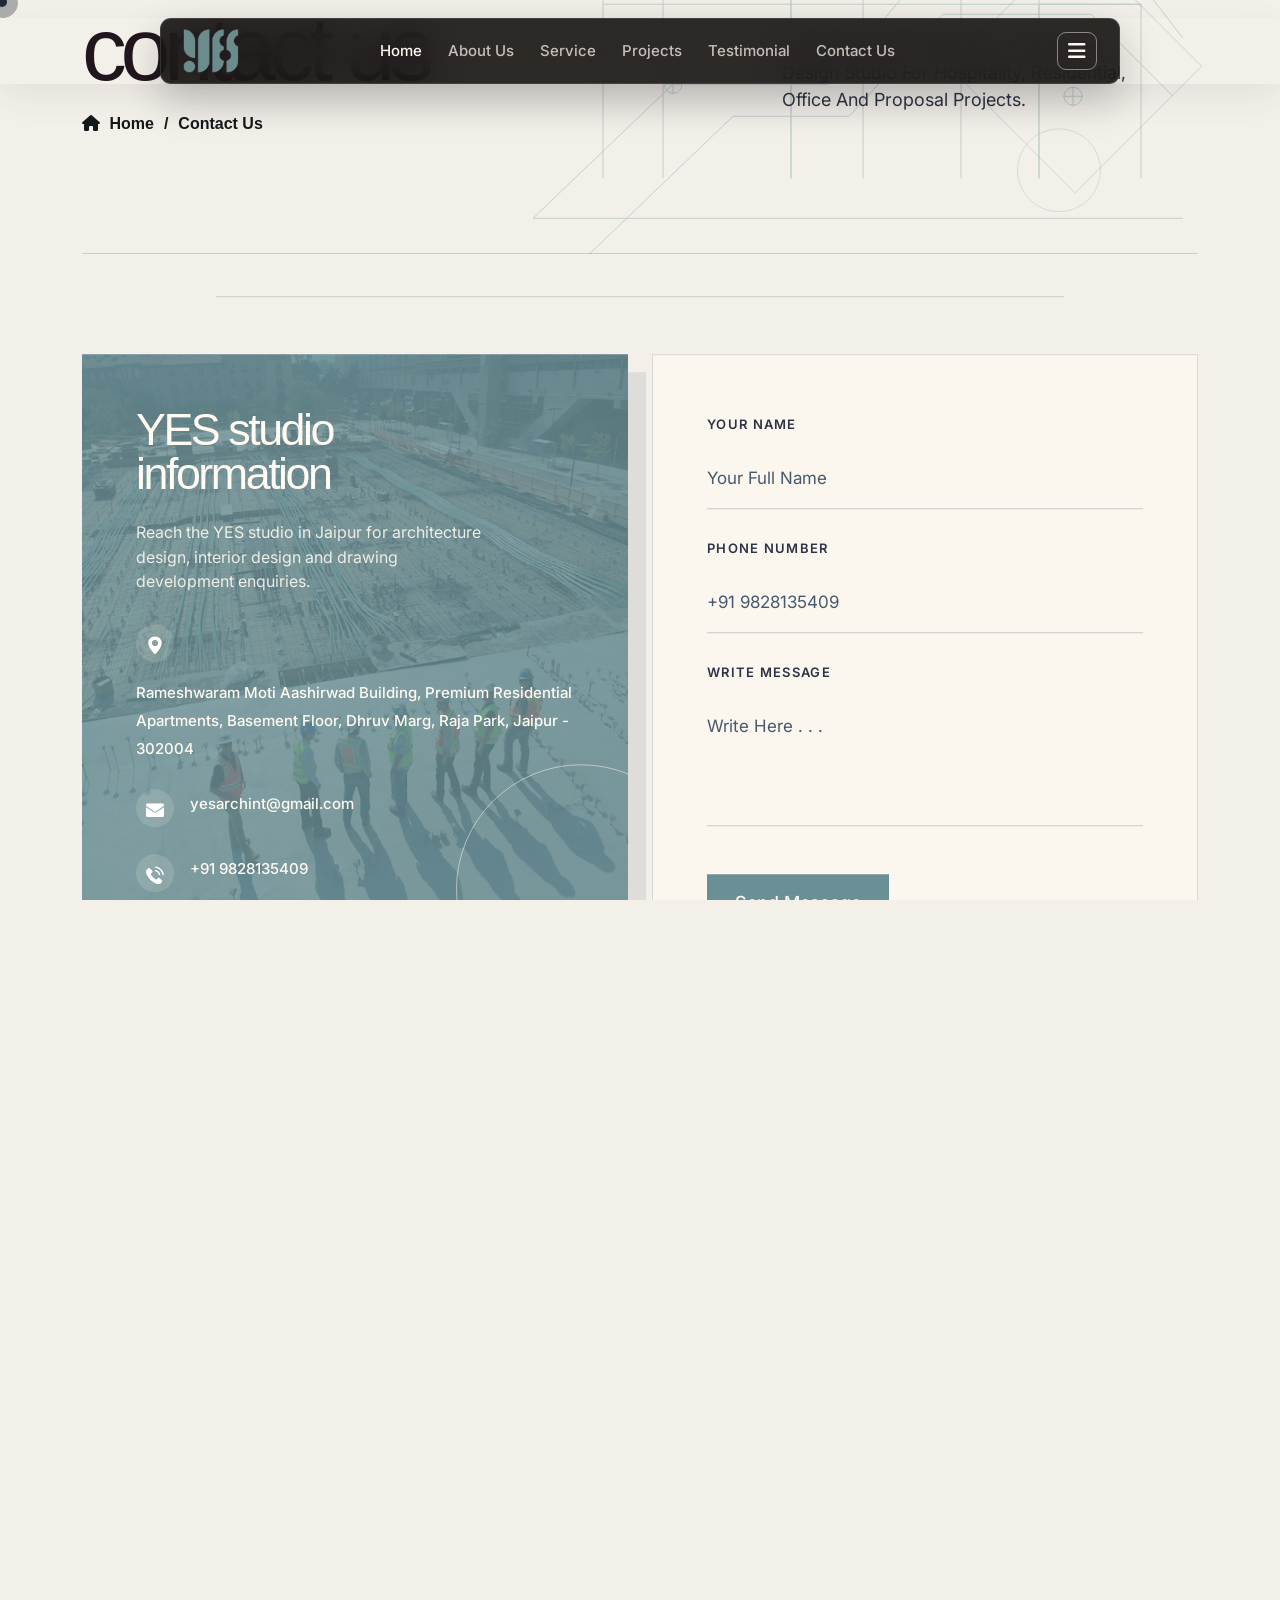
<file: contact.html>
<!DOCTYPE html>
<html lang="en">
    <!--<< Header Area >>-->
    <head>
        <!-- ========== Meta Tags ========== -->
        <meta charset="UTF-8">
        <meta http-equiv="X-UA-Compatible" content="IE=edge">
        <meta name="viewport" content="width=device-width, initial-scale=1">
        <meta name="author" content="Yes Architect and Interiors">
        <meta name="description" content="Yes Architect and Interiors - architecture, interior design, and drawing development studio in Jaipur.">
        <!-- ======== Page title ============ -->
        <title>Yes Architect and Interiors - Architecture &amp; Interior Design</title>
        <!--<< Favcion >>-->
        <link rel="shortcut icon" href="assets/img/favicon.svg">
        <!--<< Bootstrap min.css >>-->
        <link rel="stylesheet" href="assets/css/bootstrap.min.css">
        <!--<< All Min Css >>-->
        <link rel="stylesheet" href="assets/css/all.min.css">
        <!--<< Animate.css >>-->
        <link rel="stylesheet" href="assets/css/animate.css">
        <!--<< Magnific Popup.css >>-->
        <link rel="stylesheet" href="assets/css/magnific-popup.css">
        <!--<< MeanMenu.css >>-->
        <link rel="stylesheet" href="assets/css/meanmenu.css">
        <!--<< Swiper Bundle.css >>-->
        <link rel="stylesheet" href="assets/css/swiper-bundle.min.css">
        <!--<< Nice Select.css >>-->
        <link rel="stylesheet" href="assets/css/nice-select.css">
        <!--<< Main.css >>-->
        <link rel="stylesheet" href="assets/css/main.css">
    </head>
    <body class="contact-page">

        <!-- Preloader Area Start -->
        <div class="preloader is-loading">
            <div class="preloader-inner">
                <div class="preloader-ball-wrap">
                    <div class="preloader-ball-inner-wrap">
                        <div class="preloader-ball-inner">
                            <div class="preloader-ball"></div>
                        </div>
                        <div class="preloader-ball-shadow"></div>
                    </div>
                    <div id="weave-anim" class="preloader-text">Loading...</div>
                </div>
            </div>
            <div class="preloader-overlay"></div>
        </div>

        <!-- Back To Top Start -->
        <button id="back-top" class="back-to-top">
            <i class="fa-regular fa-arrow-up"></i>
        </button>

        <!-- GT MouseCursor Start -->
        <div class="mouseCursor cursor-outer"></div>
        <div class="mouseCursor cursor-inner"></div>

        <!-- Offcanvas Area Start -->
        <div class="fix-area">
            <div class="offcanvas__info">
                <div class="offcanvas__wrapper">
                    <div class="offcanvas__content">
                        <div class="offcanvas__top mb-5 d-flex justify-content-between align-items-center">
                            <div class="offcanvas__logo">
                                <a href="index.html">
                                    <img src="assets/img/logo/yes-logo-black.png" alt="logo-img">
                                </a>
                            </div>
                            <div class="offcanvas__close">
                                <button>
                                <i class="fas fa-times"></i>
                                </button>
                            </div>
                        </div>
                        <p class="text d-none d-xl-block">
                            Yes Architect and Interiors is a Jaipur-based studio for architecture design, interior design and drawing development.
                        </p>
                        <div class="mobile-menu fix mb-3"></div>
                        <div class="offcanvas__contact d-xl-block">
                            <h4 class="d-xl-block">Contact Info</h4>
                            <ul class="d-xl-block">
                                <li class="d-flex align-items-center">
                                    <div class="offcanvas__contact-icon">
                                        <i class="fal fa-map-marker-alt"></i>
                                    </div>
                                    <div class="offcanvas__contact-text">
                                        <a target="_blank" href="#">Rameshwaram Moti Aashirwad Building, Raja Park, Jaipur</a>
                                    </div>
                                </li>
                                <li class="d-flex align-items-center">
                                    <div class="offcanvas__contact-icon mr-15">
                                        <i class="fal fa-envelope"></i>
                                    </div>
                                    <div class="offcanvas__contact-text">
                                        <a href="mailto:yesarchint@gmail.com"><span>yesarchint@gmail.com</span></a>
                                    </div>
                                </li>
                                <li class="d-flex align-items-center">
                                    <div class="offcanvas__contact-icon mr-15">
                                        <i class="fal fa-clock"></i>
                                    </div>
                                    <div class="offcanvas__contact-text">
                                        <a target="_blank" href="#">Jaipur, Rajasthan</a>
                                    </div>
                                </li>
                                <li class="d-flex align-items-center">
                                    <div class="offcanvas__contact-icon mr-15">
                                        <i class="far fa-phone"></i>
                                    </div>
                                    <div class="offcanvas__contact-text">
                                        <a href="tel:+919828135409">+91 9828135409</a>
                                    </div>
                                </li>
                            </ul>
                            <div class="social-icon d-flex align-items-center">
                                <a href="#"><i class="fab fa-facebook-f"></i></a>
                                <a href="#"><i class="fab fa-twitter"></i></a>
                                <a href="#"><i class="fab fa-youtube"></i></a>
                                <a href="#"><i class="fab fa-linkedin-in"></i></a>
                            </div>
                        </div>
                    </div>
                </div>
            </div>
        </div>
        <div class="offcanvas__overlay"></div>

        <!-- Header Section Start -->
        <header id="header-sticky" class="header-1 header-hero-nav">
            <div class="container-fluid">
                <div class="mega-menu-wrapper">
                    <div class="header-main">
                        <div class="header-left">
                            <div class="logo">
                            <a href="index.html" class="header-logo">
                                <img src="assets/img/logo/yes-logo-black.png" alt="logo-img">
                            </a>
                            <a href="index.html" class="header-logo-2">
                                <img src="assets/img/logo/yes-logo-black.png" alt="logo-img">
                            </a>
                        </div>
                        </div>
                        <div class="mean__menu-wrapper">
                                <div class="main-menu">
                                    <nav id="mobile-menu">
                                        <ul>
                                            <li class="active"><a href="index.html">Home</a></li>
                                            <li><a href="about.html">About Us</a></li>
                                            <li><a href="service.html">Service</a></li>
                                            <li><a href="project.html">Projects</a></li>
                                            <li><a href="testimonial.html">Testimonial</a></li>
                                            <li><a href="contact.html">Contact Us</a></li>
                                        </ul>
                                    </nav>
                                </div>
                            </div> 
                          <div class="header-right d-flex justify-content-end align-items-center">
                            <div class="header-btn">
                                <span>
                                    <a href="tel:+919828135409">+91 9828135409</a>
                                </span>
                            <div class="header__hamburger d-xl-block my-auto">
                                <div class="sidebar__toggle">
                                    <i class="fas fa-bars"></i>
                                </div>
                              </div>
                            </div>
                        </div>
                    </div>
                </div>
            </div>
        </header>

        <div class="page-wrapper">

            <div id="smooth-wrapper">
                <div id="smooth-content">

                    <!-- Breadcrumb Section Start -->
                    <section class="breadcrumb-wrapper fix">
                        <svg class="contact-blueprint" viewBox="0 0 720 420" aria-hidden="true" focusable="false">
                            <g fill="none" stroke="currentColor" stroke-width="1">
                                <path d="M24 340h650M94 300V92h188v208M282 300V54h248v246M530 300V126h102v174M42 92h610M118 54h412M94 126h538M154 92v208M354 54v246M452 54v246" />
                                <path d="M24 340 164 206h156l98-116h202l54 70M76 380 224 238h116l94-102h148l82 82" />
                                <circle cx="164" cy="206" r="9" /><circle cx="418" cy="90" r="9" /><circle cx="564" cy="218" r="9" />
                                <path d="M154 206h20M164 196v20M408 90h20M418 80v20M554 218h20M564 208v20" />
                            </g>
                        </svg>
                        <div class="container">
                            <div class="row">
                                <div class="col-xl-12">
                                    <div class="page-heading style-padding">
                                        <div class="content">
                                            <h1>contact us</h1>
                                            <ul class="breadcrumb-items wow fadeInUp" data-wow-delay=".5s">
                                                <li>
                                                    <a href="index.html">
                                                        <i class="fa-solid fa-house"></i> Home
                                                    </a>
                                                </li>
                                                <li>
                                                    /
                                                </li>
                                                <li>
                                                   contact us
                                                </li>
                                            </ul>
                                        </div>
                                        <p>
                                            Jaipur-based architecture and interior design studio for hospitality, residential, office and proposal projects.
                                        </p>
                                    </div>
                                </div>
                            </div>
                        </div>
                    </section>

                     <!-- Contact Section Start -->
                    <section class="contact-section fix section-padding">
                        <div class="container">
                            <div class="contact-information-box">
                                <div class="row g-4">
                                    <div class="col-lg-6">
                                        <div class="information-box">
                                            <div class="shape">
                                                <img src="assets/img/inner-page/contact.png" alt="img">
                                            </div>
                                            <h2>YES studio information</h2>
                                            <p>
                                                Reach the YES studio in Jaipur for architecture design, interior design and drawing development enquiries.
                                            </p>
                                            <div class="icon-item">
                                                <div class="icon">
                                                    <img src="assets/img/inner-page/icon/01.svg" alt="img">
                                                </div>
                                                <div class="cont">
                                                    <span>Rameshwaram Moti Aashirwad Building, Premium Residential Apartments, Basement Floor, Dhruv Marg, Raja Park, Jaipur - 302004</span>
                                                </div>
                                            </div>
                                            <div class="icon-item">
                                                <div class="icon">
                                                    <img src="assets/img/inner-page/icon/02.svg" alt="img">
                                                </div>
                                                <div class="cont">
                                                    <span>
                                                        <a href="mailto:yesarchint@gmail.com">yesarchint@gmail.com</a>
                                                    </span>
                                                </div>
                                            </div>
                                            <div class="icon-item mb-0">
                                                <div class="icon">
                                                    <img src="assets/img/inner-page/icon/03.svg" alt="img">
                                                </div>
                                                <div class="cont">
                                                    <span>
                                                        <a href="tel:+919828135409">+91 9828135409</a>
                                                    </span>
                                                </div>
                                            </div>
                                        </div>
                                    </div>
                                    <div class="col-lg-6">
                                        <form action="#" id="contact-form" class="contact-form-box">
                                        <div class="row g-4 align-items-center">
                                            <div class="col-lg-12 wow fadeInUp" data-wow-delay=".3s">
                                                <div class="form-clt">
                                                    <span>your name</span>
                                                    <input type="text" placeholder="your full name">
                                                </div>
                                            </div>
                                            <div class="col-lg-12 wow fadeInUp" data-wow-delay=".5s">
                                                <div class="form-clt">
                                                    <span>phone number</span>
                                                    <input type="number" placeholder="+91 9828135409">
                                                </div>
                                            </div>
                                            <div class="col-lg-12 wow fadeInUp" data-wow-delay=".3s">
                                                <div class="form-clt">
                                                    <span>write message</span>
                                                    <textarea name="message" placeholder="write here . . ."></textarea>
                                                </div>
                                            </div>
                                            <div class="col-lg-12 wow fadeInUp" data-wow-delay=".5s">
                                                <button type="submit" class="theme-btn wow fadeInUp" data-wow-delay=".5s">
                                                    Send Message
                                                </button>
                                            </div>
                                        </div>
                                    </form>
                                    </div>
                                </div>
                            </div>
                        </div>
                    </section>

                    <!-- Map-Section Start -->
                    <div class="map-section fix">
                        <div class="contact-map">
                        <iframe src="https://www.google.com/maps?q=Raja%20Park%20Jaipur%20302004&output=embed" width="600" height="450" style="border:0;" allowfullscreen="" loading="lazy" referrerpolicy="no-referrer-when-downgrade"></iframe>
                        </div>
                    </div>

                   <!-- Footer Section Start -->
                   <footer class="footer-section-2 section-padding pb-0 footer-bg-2  fix">
                    <div class="container">
                            <a href="index.html" class="footer-logo wow fadeInUp" data-wow-delay=".3s">
                                <img src="assets/img/logo/yes-logo-white.png" alt="img">
                            </a>
                        </div>
                        <div class="footer-widget-wrapper-2 wrapper-style-3">
                            <div class="container">
                                <div class="footer-widget-wrap">
                                    <div class="footer-widget-items wow fadeInUp" data-wow-delay=".3s">
                                        <div class="widget-head">
                                            <span>Quick Links</span>
                                        </div>
                                        <ul>
                                            <li>
                                                <a href="index.html">Home</a>
                                            </li>
                                            <li>
                                                <a href="about.html">About</a>
                                            </li>
                                            <li>
                                                <a href="service.html">Service</a>
                                            </li>
                                            <li>
                                                <a href="project.html">Projects</a>
                                            </li>
                                            <li>
                                                <a href="contact.html">Contact</a>
                                            </li>
                                        </ul>
                                    </div>
                                    <div class="footer-widget-items wow fadeInUp" data-wow-delay=".5s">
                                        <div class="widget-head">
                                            <span>Social Media</span>
                                        </div>
                                        <ul>
                            <li>
                                                <a href="https://www.facebook.com/profile.php?id=61589572240669" target="_blank" rel="noopener noreferrer">Facebook</a>
                                            </li>
                                            <li>
                                                <a href="https://www.instagram.com/yes.architecture.interiors?igsi=MXAwajQydWZ4ZjByMw==" target="_blank" rel="noopener noreferrer">Instagram</a>
                                            </li>
                                            <li>
                                                <a href="https://www.linkedin.com/in/yashpal-singh-katihar-31b791306/" target="_blank" rel="noopener noreferrer">LinkedIn</a>
                                            </li>
                                        </ul>
                                    </div>
                                    <div class="footer-widget-items wow fadeInUp" data-wow-delay=".7s">
                                        <div class="widget-head">
                                            <span>Contact Address</span>
                                        </div>
                                        <ul class="style-2">
                                            <li class="text-white">
                                                Rameshwaram Moti Aashirwad Building,<br> Raja Park, Jaipur - 302004
                                            </li>
                                            <li>
                                                <a href="tel:+919828135409">+91 9828135409</a>
                                            </li>
                                            <li>
                                                <a href="mailto:yesarchint@gmail.com">yesarchint@gmail.com</a>
                                            </li>
                                        </ul>
                                    </div>
                                </div>
                            </div>
                        </div>
                        <div class="footer-bottom-2">
                            <div class="container">
                                <p class="wow fadeInUp">
                                   &copy; 2026 Yes Architect and Interiors. All rights reserved.
                                </p>
                            </div>
                        </div>
                   </footer>

                </div>
            </div>
        </div>

    
        <!--<< All JS Plugins >>-->
        <script src="assets/js/jquery-3.7.1.min.js"></script>
        <!--<< Viewport Js >>-->
        <script src="assets/js/viewport.jquery.js"></script>
        <!--<< Bootstrap Js >>-->
        <script src="assets/js/bootstrap.bundle.min.js"></script>
        <!--<< Gsap Min Js >>-->
        <script src="assets/js/gsap.min.js"></script>
        <!--<< ScrollTrigger Min Js >>-->
        <script src="assets/js/ScrollTrigger.min.js"></script>
        <!--<< ScrollSmoother Min Js >>-->
        <script src="assets/js/ScrollSmoother.min.js"></script>
        <!--<< ScrollToPlugin Min Js >>-->
        <script src="assets/js/ScrollToPlugin.min.js"></script>
        <!--<< SplitText Min Js >>-->
        <script src="assets/js/SplitText.min.js"></script>
        <!--<< TextPlugin Min Js >>-->
        <script src="assets/js/TextPlugin.js"></script>
         <!--<< Chroma Min Js >>-->
        <script src="assets/js/chroma.min.js"></script>
        <!--<< nice-selec Js >>-->
        <script src="assets/js/jquery.nice-select.min.js"></script>
        <!--<< Waypoints Js >>-->
        <script src="assets/js/jquery.waypoints.js"></script>
        <!--<< Counterup Js >>-->
        <script src="assets/js/jquery.counterup.min.js"></script>
        <!--<< Swiper Slider Js >>-->
        <script src="assets/js/swiper-bundle.min.js"></script>
        <!--<< MeanMenu Js >>-->
        <script src="assets/js/jquery.meanmenu.min.js"></script>
        <!--<< Parallaxie Js >>-->
        <script src="assets/js/parallaxie.js"></script>
        <!--<< Magnific Popup Js >>-->
        <script src="assets/js/jquery.magnific-popup.min.js"></script>
        <!--<< Wow Animation Js >>-->
        <script src="assets/js/wow.min.js"></script>
        <!--<< Ajax Mail Js >>-->
        <script src="assets/js/ajax-mail.js"></script>
        <!--<< Main.js >>-->
        <script src="assets/js/main.js"></script>
    </body>
</html>
</file>
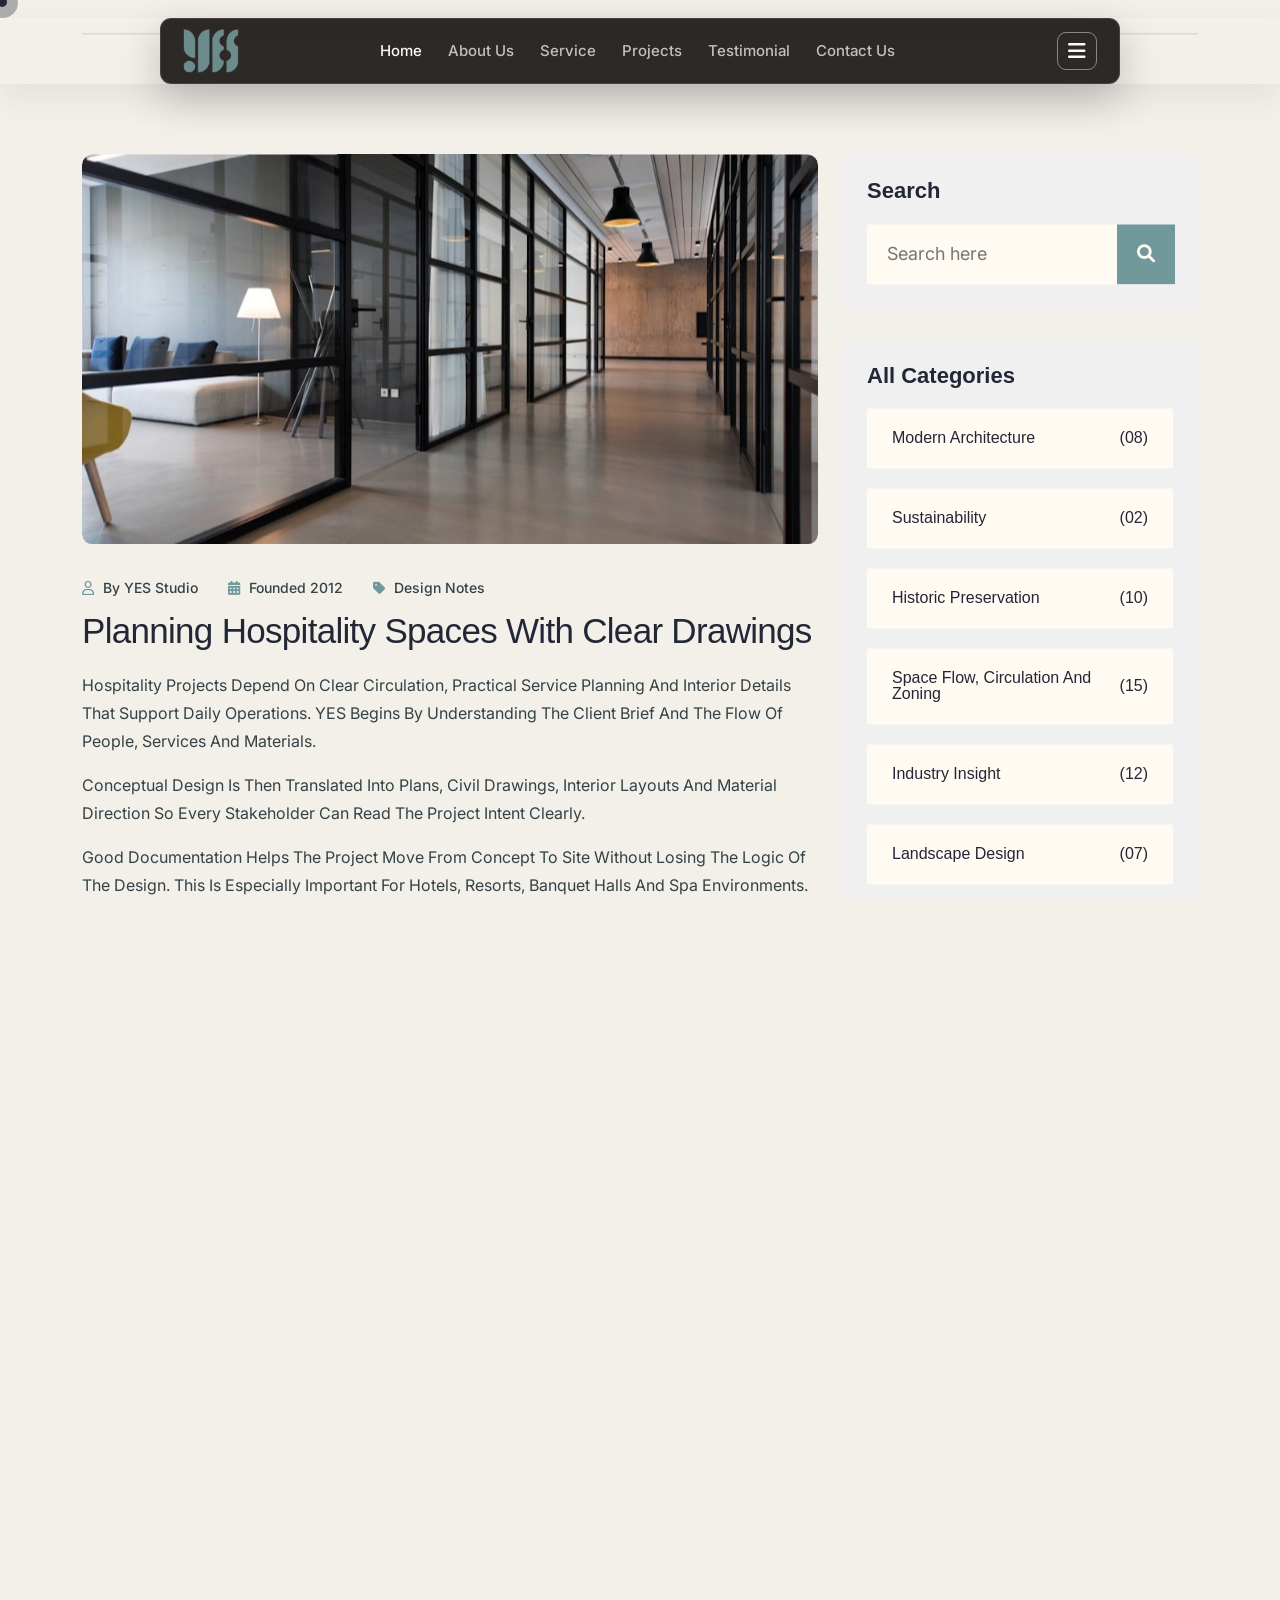
<file: news-details.html>
<!DOCTYPE html>
<html lang="en">
    <!--<< Header Area >>-->
    <head>
        <!-- ========== Meta Tags ========== -->
        <meta charset="UTF-8">
        <meta http-equiv="X-UA-Compatible" content="IE=edge">
        <meta name="viewport" content="width=device-width, initial-scale=1">
        <meta name="author" content="Yes Architect and Interiors">
        <meta name="description" content="Yes Architect and Interiors - architecture, interior design, and drawing development studio in Jaipur.">
        <!-- ======== Page title ============ -->
        <title>Yes Architect and Interiors - Architecture &amp; Interior Design</title>
        <!--<< Favcion >>-->
        <link rel="shortcut icon" href="assets/img/favicon.svg">
        <!--<< Bootstrap min.css >>-->
        <link rel="stylesheet" href="assets/css/bootstrap.min.css">
        <!--<< All Min Css >>-->
        <link rel="stylesheet" href="assets/css/all.min.css">
        <!--<< Animate.css >>-->
        <link rel="stylesheet" href="assets/css/animate.css">
        <!--<< Magnific Popup.css >>-->
        <link rel="stylesheet" href="assets/css/magnific-popup.css">
        <!--<< MeanMenu.css >>-->
        <link rel="stylesheet" href="assets/css/meanmenu.css">
        <!--<< Swiper Bundle.css >>-->
        <link rel="stylesheet" href="assets/css/swiper-bundle.min.css">
        <!--<< Nice Select.css >>-->
        <link rel="stylesheet" href="assets/css/nice-select.css">
        <!--<< Main.css >>-->
        <link rel="stylesheet" href="assets/css/main.css">
    </head>
    <body>

        <!-- Preloader Area Start -->
        <div class="preloader is-loading">
            <div class="preloader-inner">
                <div class="preloader-ball-wrap">
                    <div class="preloader-ball-inner-wrap">
                        <div class="preloader-ball-inner">
                            <div class="preloader-ball"></div>
                        </div>
                        <div class="preloader-ball-shadow"></div>
                    </div>
                    <div id="weave-anim" class="preloader-text">Loading...</div>
                </div>
            </div>
            <div class="preloader-overlay"></div>
        </div>

        <!-- Back To Top Start -->
        <button id="back-top" class="back-to-top">
            <i class="fa-regular fa-arrow-up"></i>
        </button>

        <!-- GT MouseCursor Start -->
        <div class="mouseCursor cursor-outer"></div>
        <div class="mouseCursor cursor-inner"></div>

        <!-- Offcanvas Area Start -->
        <div class="fix-area">
            <div class="offcanvas__info">
                <div class="offcanvas__wrapper">
                    <div class="offcanvas__content">
                        <div class="offcanvas__top mb-5 d-flex justify-content-between align-items-center">
                            <div class="offcanvas__logo">
                                <a href="index.html">
                                    <img src="assets/img/logo/yes-logo-black.png" alt="logo-img">
                                </a>
                            </div>
                            <div class="offcanvas__close">
                                <button>
                                <i class="fas fa-times"></i>
                                </button>
                            </div>
                        </div>
                        <p class="text d-none d-xl-block">
                            Yes Architect and Interiors is a Jaipur-based studio for architecture design, interior design and drawing development.
                        </p>
                        <div class="mobile-menu fix mb-3"></div>
                        <div class="offcanvas__contact d-xl-block">
                            <h4 class="d-xl-block">Contact Info</h4>
                            <ul class="d-xl-block">
                                <li class="d-flex align-items-center">
                                    <div class="offcanvas__contact-icon">
                                        <i class="fal fa-map-marker-alt"></i>
                                    </div>
                                    <div class="offcanvas__contact-text">
                                        <a target="_blank" href="#">Rameshwaram Moti Aashirwad Building, Raja Park, Jaipur</a>
                                    </div>
                                </li>
                                <li class="d-flex align-items-center">
                                    <div class="offcanvas__contact-icon mr-15">
                                        <i class="fal fa-envelope"></i>
                                    </div>
                                    <div class="offcanvas__contact-text">
                                        <a href="mailto:yesarchint@gmail.com"><span>yesarchint@gmail.com</span></a>
                                    </div>
                                </li>
                                <li class="d-flex align-items-center">
                                    <div class="offcanvas__contact-icon mr-15">
                                        <i class="fal fa-clock"></i>
                                    </div>
                                    <div class="offcanvas__contact-text">
                                        <a target="_blank" href="#">Jaipur, Rajasthan</a>
                                    </div>
                                </li>
                                <li class="d-flex align-items-center">
                                    <div class="offcanvas__contact-icon mr-15">
                                        <i class="far fa-phone"></i>
                                    </div>
                                    <div class="offcanvas__contact-text">
                                        <a href="tel:+919828135409">+91 9828135409</a>
                                    </div>
                                </li>
                            </ul>
                            <div class="social-icon d-flex align-items-center">
                                <a href="#"><i class="fab fa-facebook-f"></i></a>
                                <a href="#"><i class="fab fa-twitter"></i></a>
                                <a href="#"><i class="fab fa-youtube"></i></a>
                                <a href="#"><i class="fab fa-linkedin-in"></i></a>
                            </div>
                        </div>
                    </div>
                </div>
            </div>
        </div>
        <div class="offcanvas__overlay"></div>

        <!-- Header Section Start -->
        <header id="header-sticky" class="header-1 header-hero-nav">
            <div class="container-fluid">
                <div class="mega-menu-wrapper">
                    <div class="header-main">
                        <div class="header-left">
                            <div class="logo">
                            <a href="index.html" class="header-logo">
                                <img src="assets/img/logo/yes-logo-black.png" alt="logo-img">
                            </a>
                            <a href="index.html" class="header-logo-2">
                                <img src="assets/img/logo/yes-logo-black.png" alt="logo-img">
                            </a>
                        </div>
                        </div>
                        <div class="mean__menu-wrapper">
                                <div class="main-menu">
                                    <nav id="mobile-menu">
                                        <ul>
                                            <li class="active"><a href="index.html">Home</a></li>
                                            <li><a href="about.html">About Us</a></li>
                                            <li><a href="service.html">Service</a></li>
                                            <li><a href="project.html">Projects</a></li>
                                            <li><a href="testimonial.html">Testimonial</a></li>
                                            <li><a href="contact.html">Contact Us</a></li>
                                        </ul>
                                    </nav>
                                </div>
                            </div> 
                          <div class="header-right d-flex justify-content-end align-items-center">
                            <div class="header-btn">
                                <span>
                                    <a href="tel:+919828135409">+91 9828135409</a>
                                </span>
                            <div class="header__hamburger d-xl-block my-auto">
                                <div class="sidebar__toggle">
                                    <i class="fas fa-bars"></i>
                                </div>
                              </div>
                            </div>
                        </div>
                    </div>
                </div>
            </div>
        </header>

        <div class="page-wrapper">
       
            <div id="smooth-wrapper">
                <div id="smooth-content">

                    <!-- Breadcrumb Section Start -->
                    <section class="breadcrumb-wrapper fix">
                        <div class="container">
                            <div class="row">
                                <div class="col-xl-12">
                                    <div class="page-heading style-padding">
                                        <div class="content">
                                            <h1>Project Note</h1>
                                            <ul class="breadcrumb-items wow fadeInUp" data-wow-delay=".5s">
                                                <li>
                                                    <a href="index.html">
                                                        <i class="fa-solid fa-house"></i> Home
                                                    </a>
                                                </li>
                                                <li>
                                                    /
                                                </li>
                                                <li>
                                                  Project Note
                                                </li>
                                            </ul>
                                        </div>
                                        <p>
                                            Jaipur-based architecture and interior design studio for hospitality, residential, office and proposal projects.
                                        </p>
                                    </div>
                                </div>
                            </div>
                        </div>
                    </section>

                    <!-- News-Details Section Start -->
                    <section class="news-details-section section-padding">
                        <div class="container">
                            <div class="news-details-area">
                                <div class="row g-4">
                                    <div class="col-12 col-lg-8">
                                    <div class="blog-post-details">
                                        <div class="single-blog-post">
                                            <div class="post-featured-thumb fix">
                                                <img data-speed=".8" src="assets/img/inner-page/news-details.jpg" alt="img">
                                            </div>
                                            <div class="post-content">
                                                <ul class="post-list d-flex align-items-center">
                                                    <li>
                                                        <i class="fa-regular fa-user"></i>
                                                        By YES Studio
                                                    </li>
                                                    <li>
                                                        <i class="fa-solid fa-calendar-days"></i>
                                                        Founded 2012
                                                    </li>
                                                    <li>
                                                        <i class="fa-solid fa-tag"></i>
                                                       Design Notes
                                                    </li>
                                                </ul>
                                                <h2>Planning Hospitality Spaces With Clear Drawings</h2>
                                                <p class="mb-3">
                                                    Hospitality projects depend on clear circulation, practical service planning and interior details that support daily operations. YES begins by understanding the client brief and the flow of people, services and materials.
                                                </p>
                                                <p class="mb-3">
                                                    Conceptual design is then translated into plans, civil drawings, interior layouts and material direction so every stakeholder can read the project intent clearly.
                                                </p>
                                                <p>
                                                    Good documentation helps the project move from concept to site without losing the logic of the design. This is especially important for hotels, resorts, banquet halls and spa environments.
                                                </p>
                                                <div class="hilight-text mt-4 mb-4">
                                                    <p>
                                                        A well-designed workspace ensures maximum productivity, superior focus, and peak creative value that a standard setup cannot match. Itâ€™s the foundation of professional success."
                                                    </p>
                                                        <div class="icon">
                                                            <i class="fa-solid fa-quote-right"></i>
                                                        </div>
                                                </div>
                                                <p class="mt-4 mb-5">
                                                    A clear drawing set gives contractors, vendors and clients a common reference for layouts, details and finishes. That accuracy is central to the YES way of working.
                                                </p>
                                                <div class="row g-4">
                                                    <div class="col-lg-6">
                                                        <div class="details-image">
                                                            <img src="assets/img/inner-page/news-details-2.jpg" alt="img">
                                                        </div>
                                                    </div>
                                                    <div class="col-lg-6">
                                                        <div class="details-image">
                                                           <img src="assets/img/inner-page/news-details-3.jpg" alt="img">
                                                        </div>
                                                    </div>
                                                </div>
                                                
                                                <p class="mt-4">
                                                    The studio applies this method across architecture design, interior design and drawings development for hospitality, residential, office and proposal projects.The studio applies this method across architecture design, interior design and drawings development for hospitality, residential, office and proposal projects.
                                                </p>
                                            </div>
                                        </div>
                                        <div class="row tag-share-wrap mt-4 mb-5">
                                            <div class="col-lg-8 col-12">
                                                <div class="tagcloud">                                   
                                                    <a href="news-details.html">Architecture </a>
                                                    <a href="news-details.html">Interior </a>
                                                    <a href="news-details.html">Design </a>
                                                </div>
                                            </div>
                                            <div class="col-lg-4 col-12 mt-3 mt-lg-0 text-lg-end">
                                                <div class="social-share">
                                                    <span class="me-3">Share:</span>
                                                    <a href="#"><i class="fab fa-facebook-f"></i></a>
                                                    <a href="#"><i class="fab fa-twitter"></i></a>
                                                    <a href="#"><i class="fab fa-linkedin-in"></i></a>                                    
                                                </div>
                                            </div>
                                        </div>
                                        <div class="comments-area">
                                            <div class="comments-heading">
                                                <h3>Client Feedback</h3>
                                            </div>
                                            <div class="blog-single-comment d-flex gap-4 pt-4 pb-5">
                                                <div class="image">
                                                    <img src="assets/img/inner-page/comment.png" alt="image">
                                                </div>
                                                <div class="content">
                                                    <div class="head d-flex flex-wrap gap-2 align-items-center justify-content-between">
                                                        <div class="con">
                                                            <h4><a href="news-details.html">Hospitality Client</a></h4>
                                                            <span>Project feedback</span>
                                                        </div>
                                                        <div class="star">
                                                            <i class="fa-solid fa-star"></i>
                                                            <i class="fa-solid fa-star"></i>
                                                            <i class="fa-solid fa-star"></i>
                                                            <i class="fa-solid fa-star"></i>
                                                            <i class="fa-solid fa-star"></i>
                                                        </div>
                                                    </div>
                                                    <p class="mt-30 mb-4">Clear planning, practical layouts and coordinated drawings help execution teams understand the design intent with less ambiguity.</p>
                                                    <a href="news-details.html" class="reply">Reply</a>
                                                </div>
                                            </div>
                                            <div class="blog-single-comment bb-none d-flex gap-4 pt-5">
                                                <div class="image">
                                                    <img src="assets/img/inner-page/comment-2.png" alt="image">
                                                </div>
                                                <div class="content">
                                                    <div class="head d-flex flex-wrap gap-2 align-items-center justify-content-between">
                                                        <div class="con">
                                                            <h4><a href="news-details.html">Residential Client</a></h4>
                                                            <span>Project feedback</span>
                                                        </div>
                                                        <div class="star">
                                                            <i class="fa-solid fa-star"></i>
                                                            <i class="fa-solid fa-star"></i>
                                                            <i class="fa-solid fa-star"></i>
                                                            <i class="fa-solid fa-star"></i>
                                                            <i class="fa-solid fa-star"></i>
                                                        </div>
                                                    </div>
                                                    <p class="mt-30 mb-4">Clear planning, practical layouts and coordinated drawings help execution teams understand the design intent with less ambiguity.</p>
                                                    <a href="news-details.html" class="reply">Reply</a>
                                                </div>
                                            </div>
                                        </div>
                                        <div class="comment-form-wrap">
                                            <h3>Send an Enquiry</h3>
                                            <form action="#" id="contact-form" method="POST">
                                                <div class="row g-4">
                                                    <div class="col-lg-6">
                                                        <div class="form-clt">
                                                            <input type="text" name="name" id="name" placeholder="Your Name">
                                                        </div>
                                                    </div>
                                                    <div class="col-lg-6">
                                                        <div class="form-clt">
                                                            <input type="text" name="email" id="email2" placeholder="Your Email">
                                                        </div>
                                                    </div>
                                                    <div class="col-lg-12">
                                                        <div class="form-clt">
                                                            <textarea name="message" id="message" placeholder="Write Message"></textarea>
                                                        </div>
                                                    </div>
                                                    <div class="col-lg-6">
                                                    <button type="submit" class="gt-theme-btn-main">
                                                            <span class="gt-theme-btn-arrow-left"> <i class="fa-solid fa-arrow-up-right"></i> </span>
                                                            <span class="gt-theme-btn">post comment</span>
                                                            <span class="gt-theme-btn-arrow-right"> <i class="fa-solid fa-arrow-up-right"></i> </span>
                                                        </button>
                                                    </div>
                                                </div>
                                            </form>
                                        </div>
                                    </div>
                                </div>
                                    <div class="col-lg-4 col-12">
                                        <div class="main-sideber sticky-style">
                                            <div class="single-sideber-widget">
                                                <div class="widget-title">
                                                    <h3>Search</h3>
                                                </div>
                                                <div class="search-widget">
                                                    <form action="#">
                                                        <input type="text" placeholder="Search here">
                                                        <button type="submit"><i class="fa-solid fa-magnifying-glass"></i></button>
                                                    </form>
                                                </div>
                                            </div>
                                            <div class="single-sideber-widget">
                                                <div class="widget-title">
                                                    <h3>All Categories</h3>
                                                </div>
                                                <ul class="category-list">
                                                    <li><a href="news-details.html">Modern Architecture </a><span>(08)</span></li>
                                                    <li><a href="news-details.html">Sustainability </a><span>(02)</span></li>
                                                    <li><a href="news-details.html">Historic Preservation </a><span>(10)</span></li>
                                                    <li><a href="news-details.html">Space Flow, circulation and zoning </a><span>(15)</span></li>
                                                    <li><a href="news-details.html">Industry Insight </a><span>(12)</span></li>
                                                    <li><a href="news-details.html">Landscape Design </a><span>(07)</span></li>
                                                </ul>
                                            </div>
                                            <div class="single-sideber-widget">
                                                <div class="widget-title">
                                                    <h3>Recent Post</h3>
                                                </div>
                                                <div class="recent-post-area">
                                                    <div class="recent-items">
                                                        <div class="recent-thumb">
                                                            <img src="assets/img/inner-page/post-1.jpg" alt="img">
                                                        </div>
                                                        <div class="recent-content">
                                                            <h4>
                                                                <a href="news-details.html">
                                                                Designing For The Future: Iconic Structures
                                                                </a>
                                                            </h4>
                                                            <ul>
                                                                <li>
                                                                    March 26, 2026
                                                                </li>
                                                            </ul>
                                                        </div>
                                                    </div>
                                                    <div class="recent-items">
                                                        <div class="recent-thumb">
                                                            <img src="assets/img/inner-page/post-2.jpg" alt="img">
                                                        </div>
                                                        <div class="recent-content">
                                                            <h4>
                                                                <a href="news-details.html">
                                                                Master Plan: Precision In Structural Design
                                                                </a>
                                                            </h4>
                                                            <ul>
                                                                <li>
                                                                    March 26, 2026
                                                                </li>
                                                            </ul>
                                                        </div>
                                                    </div>
                                                    <div class="recent-items">
                                                        <div class="recent-thumb">
                                                        <img src="assets/img/inner-page/post-3.jpg" alt="img">
                                                        </div>
                                                        <div class="gt-recent-content">
                                                            <h4>
                                                                <a href="news-details.html">
                                                                Sustainable Living: Harmony With Nature
                                                                </a>
                                                            </h4>
                                                            <ul>
                                                                <li>
                                                                    March 26, 2026
                                                                </li>
                                                            </ul>
                                                        </div>
                                                    </div>
                                                </div>
                                            </div>
                                            <div class="single-sideber-widget mb-0">
                                                <div class="widget-title">
                                                    <h3>Popular Tags</h3>
                                                </div>
                                                <div class="tagcloud">
                                                    <a href="news-details.html">Architecture </a>     
                                                    <a href="news-details.html">Modern</a>
                                                    <a href="news-details.html">Luxury</a>
                                                    <a href="news-details.html">Interior</a>
                                                    <a href="news-details.html">Urban</a>
                                                    <a href="news-details.html">Design</a>
                                                    <a href="news-details.html">Sustainable</a>
                                                    <a href="news-details.html">Structure</a>
                                                </div>
                                            </div>
                                        </div>
                                    </div>
                                </div>
                            </div>
                        </div>
                    </section>

                   <!-- Footer Section Start -->
                   <footer class="footer-section-2 section-padding pb-0 footer-bg-2  fix">
                    <div class="container">
                            <a href="index.html" class="footer-logo wow fadeInUp" data-wow-delay=".3s">
                                <img src="assets/img/logo/yes-logo-white.png" alt="img">
                            </a>
                        </div>
                        <div class="footer-widget-wrapper-2 wrapper-style-3">
                            <div class="container">
                                <div class="footer-widget-wrap">
                                    <div class="footer-widget-items wow fadeInUp" data-wow-delay=".3s">
                                        <div class="widget-head">
                                            <span>Quick Links</span>
                                        </div>
                                        <ul>
                                            <li>
                                                <a href="index.html">Home</a>
                                            </li>
                                            <li>
                                                <a href="about.html">About</a>
                                            </li>
                                            <li>
                                                <a href="service.html">Service</a>
                                            </li>
                                            <li>
                                                <a href="project.html">Projects</a>
                                            </li>
                                            <li>
                                                <a href="contact.html">Contact</a>
                                            </li>
                                        </ul>
                                    </div>
                                    <div class="footer-widget-items wow fadeInUp" data-wow-delay=".5s">
                                        <div class="widget-head">
                                            <span>Social Media</span>
                                        </div>
                                        <ul>
                            <li>
                                                <a href="https://www.facebook.com/profile.php?id=61589572240669" target="_blank" rel="noopener noreferrer">Facebook</a>
                                            </li>
                                            <li>
                                                <a href="https://www.instagram.com/yes.architecture.interiors?igsi=MXAwajQydWZ4ZjByMw==" target="_blank" rel="noopener noreferrer">Instagram</a>
                                            </li>
                                            <li>
                                                <a href="https://www.linkedin.com/in/yashpal-singh-katihar-31b791306/" target="_blank" rel="noopener noreferrer">LinkedIn</a>
                                            </li>
                                        </ul>
                                    </div>
                                    <div class="footer-widget-items wow fadeInUp" data-wow-delay=".7s">
                                        <div class="widget-head">
                                            <span>Contact Address</span>
                                        </div>
                                        <ul class="style-2">
                                            <li class="text-white">
                                                Rameshwaram Moti Aashirwad Building,<br> Raja Park, Jaipur - 302004
                                            </li>
                                            <li>
                                                <a href="tel:+919828135409">+91 9828135409</a>
                                            </li>
                                            <li>
                                                <a href="mailto:yesarchint@gmail.com">yesarchint@gmail.com</a>
                                            </li>
                                        </ul>
                                    </div>
                                </div>
                            </div>
                        </div>
                        <div class="footer-bottom-2">
                            <div class="container">
                                <p class="wow fadeInUp">
                                   &copy; 2026 Yes Architect and Interiors. All rights reserved.
                                </p>
                            </div>
                        </div>
                   </footer>

                </div>
            </div>
        </div>

    
        <!--<< All JS Plugins >>-->
        <script src="assets/js/jquery-3.7.1.min.js"></script>
        <!--<< Viewport Js >>-->
        <script src="assets/js/viewport.jquery.js"></script>
        <!--<< Bootstrap Js >>-->
        <script src="assets/js/bootstrap.bundle.min.js"></script>
        <!--<< Gsap Min Js >>-->
        <script src="assets/js/gsap.min.js"></script>
        <!--<< ScrollTrigger Min Js >>-->
        <script src="assets/js/ScrollTrigger.min.js"></script>
        <!--<< ScrollSmoother Min Js >>-->
        <script src="assets/js/ScrollSmoother.min.js"></script>
        <!--<< ScrollToPlugin Min Js >>-->
        <script src="assets/js/ScrollToPlugin.min.js"></script>
        <!--<< SplitText Min Js >>-->
        <script src="assets/js/SplitText.min.js"></script>
        <!--<< TextPlugin Min Js >>-->
        <script src="assets/js/TextPlugin.js"></script>
         <!--<< Chroma Min Js >>-->
        <script src="assets/js/chroma.min.js"></script>
        <!--<< nice-selec Js >>-->
        <script src="assets/js/jquery.nice-select.min.js"></script>
        <!--<< Waypoints Js >>-->
        <script src="assets/js/jquery.waypoints.js"></script>
        <!--<< Counterup Js >>-->
        <script src="assets/js/jquery.counterup.min.js"></script>
        <!--<< Swiper Slider Js >>-->
        <script src="assets/js/swiper-bundle.min.js"></script>
        <!--<< MeanMenu Js >>-->
        <script src="assets/js/jquery.meanmenu.min.js"></script>
        <!--<< Parallaxie Js >>-->
        <script src="assets/js/parallaxie.js"></script>
        <!--<< Magnific Popup Js >>-->
        <script src="assets/js/jquery.magnific-popup.min.js"></script>
        <!--<< Wow Animation Js >>-->
        <script src="assets/js/wow.min.js"></script>
        <!--<< Main.js >>-->
        <script src="assets/js/main.js"></script>
    </body>
</html>
</file>
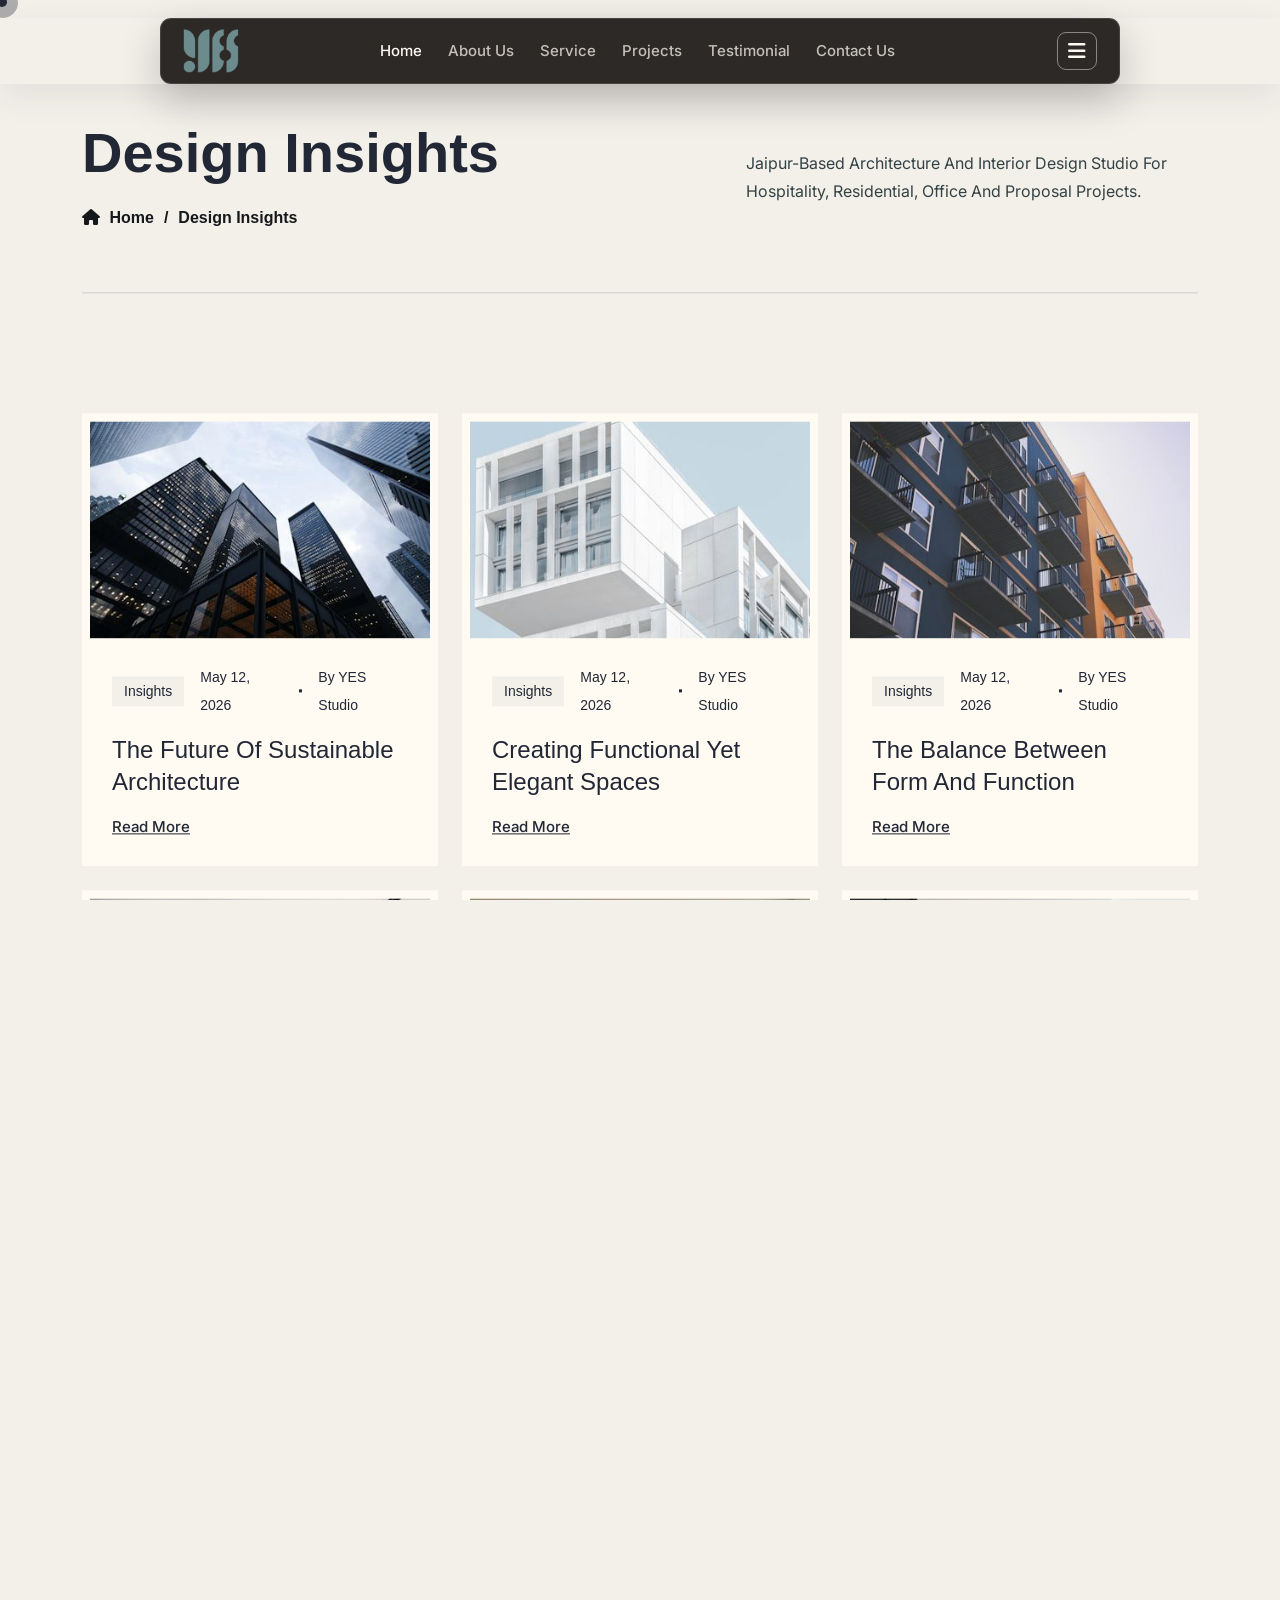
<file: news-grid.html>
<!DOCTYPE html>
<html lang="en">
    <!--<< Header Area >>-->
    <head>
        <!-- ========== Meta Tags ========== -->
        <meta charset="UTF-8">
        <meta http-equiv="X-UA-Compatible" content="IE=edge">
        <meta name="viewport" content="width=device-width, initial-scale=1">
        <meta name="author" content="Yes Architect and Interiors">
        <meta name="description" content="Yes Architect and Interiors - architecture, interior design, and drawing development studio in Jaipur.">
        <!-- ======== Page title ============ -->
        <title>Yes Architect and Interiors - Architecture &amp; Interior Design</title>
        <!--<< Favcion >>-->
        <link rel="shortcut icon" href="assets/img/favicon.svg">
        <!--<< Bootstrap min.css >>-->
        <link rel="stylesheet" href="assets/css/bootstrap.min.css">
        <!--<< All Min Css >>-->
        <link rel="stylesheet" href="assets/css/all.min.css">
        <!--<< Animate.css >>-->
        <link rel="stylesheet" href="assets/css/animate.css">
        <!--<< Magnific Popup.css >>-->
        <link rel="stylesheet" href="assets/css/magnific-popup.css">
        <!--<< MeanMenu.css >>-->
        <link rel="stylesheet" href="assets/css/meanmenu.css">
        <!--<< Swiper Bundle.css >>-->
        <link rel="stylesheet" href="assets/css/swiper-bundle.min.css">
        <!--<< Nice Select.css >>-->
        <link rel="stylesheet" href="assets/css/nice-select.css">
        <!--<< Main.css >>-->
        <link rel="stylesheet" href="assets/css/main.css">
    </head>
    <body>

        <!-- Preloader Area Start -->
        <div class="preloader is-loading">
            <div class="preloader-inner">
                <div class="preloader-ball-wrap">
                    <div class="preloader-ball-inner-wrap">
                        <div class="preloader-ball-inner">
                            <div class="preloader-ball"></div>
                        </div>
                        <div class="preloader-ball-shadow"></div>
                    </div>
                    <div id="weave-anim" class="preloader-text">Loading...</div>
                </div>
            </div>
            <div class="preloader-overlay"></div>
        </div>

        <!-- Back To Top Start -->
        <button id="back-top" class="back-to-top">
            <i class="fa-regular fa-arrow-up"></i>
        </button>

        <!-- GT MouseCursor Start -->
        <div class="mouseCursor cursor-outer"></div>
        <div class="mouseCursor cursor-inner"></div>

        <!-- Offcanvas Area Start -->
        <div class="fix-area">
            <div class="offcanvas__info">
                <div class="offcanvas__wrapper">
                    <div class="offcanvas__content">
                        <div class="offcanvas__top mb-5 d-flex justify-content-between align-items-center">
                            <div class="offcanvas__logo">
                                <a href="index.html">
                                    <img src="assets/img/logo/yes-logo-black.png" alt="logo-img">
                                </a>
                            </div>
                            <div class="offcanvas__close">
                                <button>
                                <i class="fas fa-times"></i>
                                </button>
                            </div>
                        </div>
                        <p class="text d-none d-xl-block">
                            Yes Architect and Interiors is a Jaipur-based studio for architecture design, interior design and drawing development.
                        </p>
                        <div class="mobile-menu fix mb-3"></div>
                        <div class="offcanvas__contact d-xl-block">
                            <h4 class="d-xl-block">Contact Info</h4>
                            <ul class="d-xl-block">
                                <li class="d-flex align-items-center">
                                    <div class="offcanvas__contact-icon">
                                        <i class="fal fa-map-marker-alt"></i>
                                    </div>
                                    <div class="offcanvas__contact-text">
                                        <a target="_blank" href="#">Rameshwaram Moti Aashirwad Building, Raja Park, Jaipur</a>
                                    </div>
                                </li>
                                <li class="d-flex align-items-center">
                                    <div class="offcanvas__contact-icon mr-15">
                                        <i class="fal fa-envelope"></i>
                                    </div>
                                    <div class="offcanvas__contact-text">
                                        <a href="mailto:yesarchint@gmail.com"><span>yesarchint@gmail.com</span></a>
                                    </div>
                                </li>
                                <li class="d-flex align-items-center">
                                    <div class="offcanvas__contact-icon mr-15">
                                        <i class="fal fa-clock"></i>
                                    </div>
                                    <div class="offcanvas__contact-text">
                                        <a target="_blank" href="#">Jaipur, Rajasthan</a>
                                    </div>
                                </li>
                                <li class="d-flex align-items-center">
                                    <div class="offcanvas__contact-icon mr-15">
                                        <i class="far fa-phone"></i>
                                    </div>
                                    <div class="offcanvas__contact-text">
                                        <a href="tel:+919828135409">+91 9828135409</a>
                                    </div>
                                </li>
                            </ul>
                            <div class="social-icon d-flex align-items-center">
                                <a href="#"><i class="fab fa-facebook-f"></i></a>
                                <a href="#"><i class="fab fa-twitter"></i></a>
                                <a href="#"><i class="fab fa-youtube"></i></a>
                                <a href="#"><i class="fab fa-linkedin-in"></i></a>
                            </div>
                        </div>
                    </div>
                </div>
            </div>
        </div>
        <div class="offcanvas__overlay"></div>

        <!-- Header Section Start -->
        <header id="header-sticky" class="header-1 header-hero-nav">
            <div class="container-fluid">
                <div class="mega-menu-wrapper">
                    <div class="header-main">
                        <div class="header-left">
                            <div class="logo">
                            <a href="index.html" class="header-logo">
                                <img src="assets/img/logo/yes-logo-black.png" alt="logo-img">
                            </a>
                            <a href="index.html" class="header-logo-2">
                                <img src="assets/img/logo/yes-logo-black.png" alt="logo-img">
                            </a>
                        </div>
                        </div>
                        <div class="mean__menu-wrapper">
                                <div class="main-menu">
                                    <nav id="mobile-menu">
                                        <ul>
                                            <li class="active"><a href="index.html">Home</a></li>
                                            <li><a href="about.html">About Us</a></li>
                                            <li><a href="service.html">Service</a></li>
                                            <li><a href="project.html">Projects</a></li>
                                            <li><a href="testimonial.html">Testimonial</a></li>
                                            <li><a href="contact.html">Contact Us</a></li>
                                        </ul>
                                    </nav>
                                </div>
                            </div> 
                          <div class="header-right d-flex justify-content-end align-items-center">
                            <div class="header-btn">
                                <span>
                                    <a href="tel:+919828135409">+91 9828135409</a>
                                </span>
                            <div class="header__hamburger d-xl-block my-auto">
                                <div class="sidebar__toggle">
                                    <i class="fas fa-bars"></i>
                                </div>
                              </div>
                            </div>
                        </div>
                    </div>
                </div>
            </div>
        </header>

        <div class="page-wrapper">
       
            <div id="smooth-wrapper">
                <div id="smooth-content">

                    <!-- Breadcrumb Section Start -->
                    <section class="breadcrumb-wrapper fix">
                        <div class="container">
                            <div class="row">
                                <div class="col-xl-12">
                                    <div class="page-heading style-padding">
                                        <div class="content">
                                            <h1>Design Insights</h1>
                                            <ul class="breadcrumb-items wow fadeInUp" data-wow-delay=".5s">
                                                <li>
                                                    <a href="index.html">
                                                        <i class="fa-solid fa-house"></i> Home
                                                    </a>
                                                </li>
                                                <li>
                                                    /
                                                </li>
                                                <li>
                                                   Design Insights
                                                </li>
                                            </ul>
                                        </div>
                                        <p>
                                            Jaipur-based architecture and interior design studio for hospitality, residential, office and proposal projects.
                                        </p>
                                    </div>
                                </div>
                            </div>
                        </div>
                    </section>

                    <!-- News Section Start -->
                   <section class="news-section fix section-padding">
                        <div class="container">
                            <div class="section-title-area d-none">
                                <div class="section-title">
                                    <span class="sub-title tz-sub-tilte tz-sub-anim tx-subTitle">Latest Insights</span>
                                    <h2 class="tx-title sec_title  tz-itm-title tz-itm-anim">
                                        News, Articles & <span>Industry</span> <br> <span>Updates</span>
                                    </h2> 
                                </div>
                                 <a class="gt-theme-btn-main wow fadeInUp" data-wow-delay=".5s" href="news.html">
                                    <span class="gt-theme-btn-arrow-left"> <i class="fa-solid fa-arrow-up-right"></i> </span>
                                    <span class="gt-theme-btn">View Insights</span>
                                    <span class="gt-theme-btn-arrow-right"> <i class="fa-solid fa-arrow-up-right"></i> </span>
                                </a>
                            </div>
                            <div class="row g-4">
                                <div class="col-xl-4 col-lg-6 col-md-6 wow fadeInUp" data-wow-delay=".3s">
                                    <div class="grt-news-box-items mt-0">
                                    <div class="grt-thumb">
                                        <img src="assets/img/home-1/news-01.jpg" alt="img">
                                    </div>
                                    <div class="grt-content">
                                        <div class="tag-items">
                                            <a href="news.html">Insights</a>
                                            <span class="date">May 12, 2026</span>
                                            <div class="dotss"></div>
                                            <span class="date">By YES Studio </span>
                                        </div>
                                        <h3 class="title">
                                            <a href="news-details.html">
                                               The Future of Sustainable Architecture
                                            </a>
                                        </h3>
                                        <a href="news-details.html" class="news-btn">
                                            <span class="text">
                                                <span class="text-default">Read more </span>
                                                <span class="text-hover">Read more </span>
                                            </span>
                                        </a>
                                    </div>
                                    </div>
                                </div>
                                <div class="col-xl-4 col-lg-6 col-md-6 wow fadeInUp" data-wow-delay=".5s">
                                    <div class="grt-news-box-items mt-0">
                                    <div class="grt-thumb">
                                       <img src="assets/img/home-1/news-02.jpg" alt="img">
                                    </div>
                                    <div class="grt-content">
                                        <div class="tag-items">
                                            <a href="news.html">Insights</a>
                                            <span class="date">May 12, 2026</span>
                                            <div class="dotss"></div>
                                            <span class="date">By YES Studio </span>
                                        </div>
                                        <h3 class="title">
                                            <a href="news-details.html">
                                               Creating Functional Yet Elegant Spaces
                                            </a>
                                        </h3>
                                        <a href="news-details.html" class="news-btn">
                                             <span class="text">
                                                <span class="text-default">Read more </span>
                                                <span class="text-hover">Read more </span>
                                            </span>
                                        </a>
                                    </div>
                                    </div>
                                </div>
                                <div class="col-xl-4 col-lg-6 col-md-6 wow fadeInUp" data-wow-delay=".7s">
                                    <div class="grt-news-box-items mt-0">
                                    <div class="grt-thumb">
                                        <img src="assets/img/home-1/news-03.jpg" alt="img">
                                    </div>
                                    <div class="grt-content">
                                        <div class="tag-items">
                                            <a href="news.html">Insights</a>
                                            <span class="date">May 12, 2026</span>
                                            <div class="dotss"></div>
                                            <span class="date">By YES Studio </span>
                                        </div>
                                        <h3 class="title">
                                            <a href="news-details.html">
                                              The Balance Between Form and Function
                                            </a>
                                        </h3>
                                        <a href="news-details.html" class="news-btn">
                                            <span class="text">
                                                <span class="text-default">Read more </span>
                                                <span class="text-hover">Read more </span>
                                            </span>
                                        </a>
                                    </div>
                                </div>
                                </div>
                                <div class="col-xl-4 col-lg-6 col-md-6 wow fadeInUp" data-wow-delay=".3s">
                                    <div class="grt-news-box-items mt-0">
                                    <div class="grt-thumb">
                                        <img src="assets/img/inner-page/news-1.jpg" alt="img">
                                    </div>
                                    <div class="grt-content">
                                        <div class="tag-items">
                                            <a href="news.html">Insights</a>
                                            <span class="date">May 12, 2026</span>
                                            <div class="dotss"></div>
                                            <span class="date">By YES Studio </span>
                                        </div>
                                        <h3 class="title">
                                            <a href="news-details.html">
                                               Integrating Nature Into Modern Urban Architecture
                                            </a>
                                        </h3>
                                        <a href="news-details.html" class="news-btn">
                                            <span class="text">
                                                <span class="text-default">Read more </span>
                                                <span class="text-hover">Read more </span>
                                            </span>
                                        </a>
                                    </div>
                                </div>
                                </div>
                                <div class="col-xl-4 col-lg-6 col-md-6 wow fadeInUp" data-wow-delay=".5s">
                                    <div class="grt-news-box-items mt-0">
                                    <div class="grt-thumb">
                                        <img src="assets/img/inner-page/news-2.jpg" alt="img">
                                    </div>
                                    <div class="grt-content">
                                        <div class="tag-items">
                                            <a href="news.html">Insights</a>
                                            <span class="date">May 12, 2026</span>
                                            <div class="dotss"></div>
                                            <span class="date">By YES Studio </span>
                                        </div>
                                        <h3 class="title">
                                            <a href="news-details.html">
                                               The Impact Of Smart Technology On Home Design
                                            </a>
                                        </h3>
                                        <a href="news-details.html" class="news-btn">
                                            <span class="text">
                                                <span class="text-default">Read more </span>
                                                <span class="text-hover">Read more </span>
                                            </span>
                                        </a>
                                    </div>
                                </div>
                                </div>
                                <div class="col-xl-4 col-lg-6 col-md-6 wow fadeInUp" data-wow-delay=".5s">
                                    <div class="grt-news-box-items mt-0">
                                    <div class="grt-thumb">
                                        <img src="assets/img/inner-page/news-3.jpg" alt="img">
                                    </div>
                                    <div class="grt-content">
                                        <div class="tag-items">
                                            <a href="news.html">Insights</a>
                                            <span class="date">May 12, 2026</span>
                                            <div class="dotss"></div>
                                            <span class="date">By YES Studio </span>
                                        </div>
                                        <h3 class="title">
                                            <a href="news-details.html">
                                               Minimalism: The Art Of Designing More With Less
                                            </a>
                                        </h3>
                                        <a href="news-details.html" class="news-btn">
                                            <span class="text">
                                                <span class="text-default">Read more </span>
                                                <span class="text-hover">Read more </span>
                                            </span>
                                        </a>
                                    </div>
                                </div>
                                </div>
                            </div>
                            <div class="page-nav-wrap text-center">
                                <ul>
                                    <li><a class="page-numbers" href="#"><i class="fa-solid fa-arrow-up-left"></i></a></li>
                                    <li class="active"><a class="page-numbers" href="#">01</a></li>
                                    <li><a class="page-numbers" href="#">02</a></li>
                                    <li><a class="page-numbers" href="#">03</a></li>
                                    <li><a class="page-numbers" href="#"><i class="fa-solid fa-arrow-up-right"></i></a></li>
                                </ul>
                            </div>
                        </div>
                   </section>

                   <!-- Footer Section Start -->
                   <footer class="footer-section-2 section-padding pb-0 footer-bg-2  fix">
                    <div class="container">
                            <a href="index.html" class="footer-logo wow fadeInUp" data-wow-delay=".3s">
                                <img src="assets/img/logo/yes-logo-white.png" alt="img">
                            </a>
                        </div>
                        <div class="footer-widget-wrapper-2 wrapper-style-3">
                            <div class="container">
                                <div class="footer-widget-wrap">
                                    <div class="footer-widget-items wow fadeInUp" data-wow-delay=".3s">
                                        <div class="widget-head">
                                            <span>Quick Links</span>
                                        </div>
                                        <ul>
                                            <li>
                                                <a href="index.html">Home</a>
                                            </li>
                                            <li>
                                                <a href="about.html">About</a>
                                            </li>
                                            <li>
                                                <a href="service.html">Service</a>
                                            </li>
                                            <li>
                                                <a href="project.html">Projects</a>
                                            </li>
                                            <li>
                                                <a href="contact.html">Contact</a>
                                            </li>
                                        </ul>
                                    </div>
                                    <div class="footer-widget-items wow fadeInUp" data-wow-delay=".5s">
                                        <div class="widget-head">
                                            <span>Social Media</span>
                                        </div>
                                        <ul>
                            <li>
                                                <a href="https://www.facebook.com/profile.php?id=61589572240669" target="_blank" rel="noopener noreferrer">Facebook</a>
                                            </li>
                                            <li>
                                                <a href="https://www.instagram.com/yes.architecture.interiors?igsi=MXAwajQydWZ4ZjByMw==" target="_blank" rel="noopener noreferrer">Instagram</a>
                                            </li>
                                            <li>
                                                <a href="https://www.linkedin.com/in/yashpal-singh-katihar-31b791306/" target="_blank" rel="noopener noreferrer">LinkedIn</a>
                                            </li>
                                        </ul>
                                    </div>
                                    <div class="footer-widget-items wow fadeInUp" data-wow-delay=".7s">
                                        <div class="widget-head">
                                            <span>Contact Address</span>
                                        </div>
                                        <ul class="style-2">
                                            <li class="text-white">
                                                Rameshwaram Moti Aashirwad Building,<br> Raja Park, Jaipur - 302004
                                            </li>
                                            <li>
                                                <a href="tel:+919828135409">+91 9828135409</a>
                                            </li>
                                            <li>
                                                <a href="mailto:yesarchint@gmail.com">yesarchint@gmail.com</a>
                                            </li>
                                        </ul>
                                    </div>
                                </div>
                            </div>
                        </div>
                        <div class="footer-bottom-2">
                            <div class="container">
                                <p class="wow fadeInUp">
                                   &copy; 2026 Yes Architect and Interiors. All rights reserved.
                                </p>
                            </div>
                        </div>
                   </footer>

                </div>
            </div>
        </div>

    
        <!--<< All JS Plugins >>-->
        <script src="assets/js/jquery-3.7.1.min.js"></script>
        <!--<< Viewport Js >>-->
        <script src="assets/js/viewport.jquery.js"></script>
        <!--<< Bootstrap Js >>-->
        <script src="assets/js/bootstrap.bundle.min.js"></script>
        <!--<< Gsap Min Js >>-->
        <script src="assets/js/gsap.min.js"></script>
        <!--<< ScrollTrigger Min Js >>-->
        <script src="assets/js/ScrollTrigger.min.js"></script>
        <!--<< ScrollSmoother Min Js >>-->
        <script src="assets/js/ScrollSmoother.min.js"></script>
        <!--<< ScrollToPlugin Min Js >>-->
        <script src="assets/js/ScrollToPlugin.min.js"></script>
        <!--<< SplitText Min Js >>-->
        <script src="assets/js/SplitText.min.js"></script>
        <!--<< TextPlugin Min Js >>-->
        <script src="assets/js/TextPlugin.js"></script>
         <!--<< Chroma Min Js >>-->
        <script src="assets/js/chroma.min.js"></script>
        <!--<< nice-selec Js >>-->
        <script src="assets/js/jquery.nice-select.min.js"></script>
        <!--<< Waypoints Js >>-->
        <script src="assets/js/jquery.waypoints.js"></script>
        <!--<< Counterup Js >>-->
        <script src="assets/js/jquery.counterup.min.js"></script>
        <!--<< Swiper Slider Js >>-->
        <script src="assets/js/swiper-bundle.min.js"></script>
        <!--<< MeanMenu Js >>-->
        <script src="assets/js/jquery.meanmenu.min.js"></script>
        <!--<< Parallaxie Js >>-->
        <script src="assets/js/parallaxie.js"></script>
        <!--<< Magnific Popup Js >>-->
        <script src="assets/js/jquery.magnific-popup.min.js"></script>
        <!--<< Wow Animation Js >>-->
        <script src="assets/js/wow.min.js"></script>
        <!--<< Main.js >>-->
        <script src="assets/js/main.js"></script>
    </body>
</html>
</file>
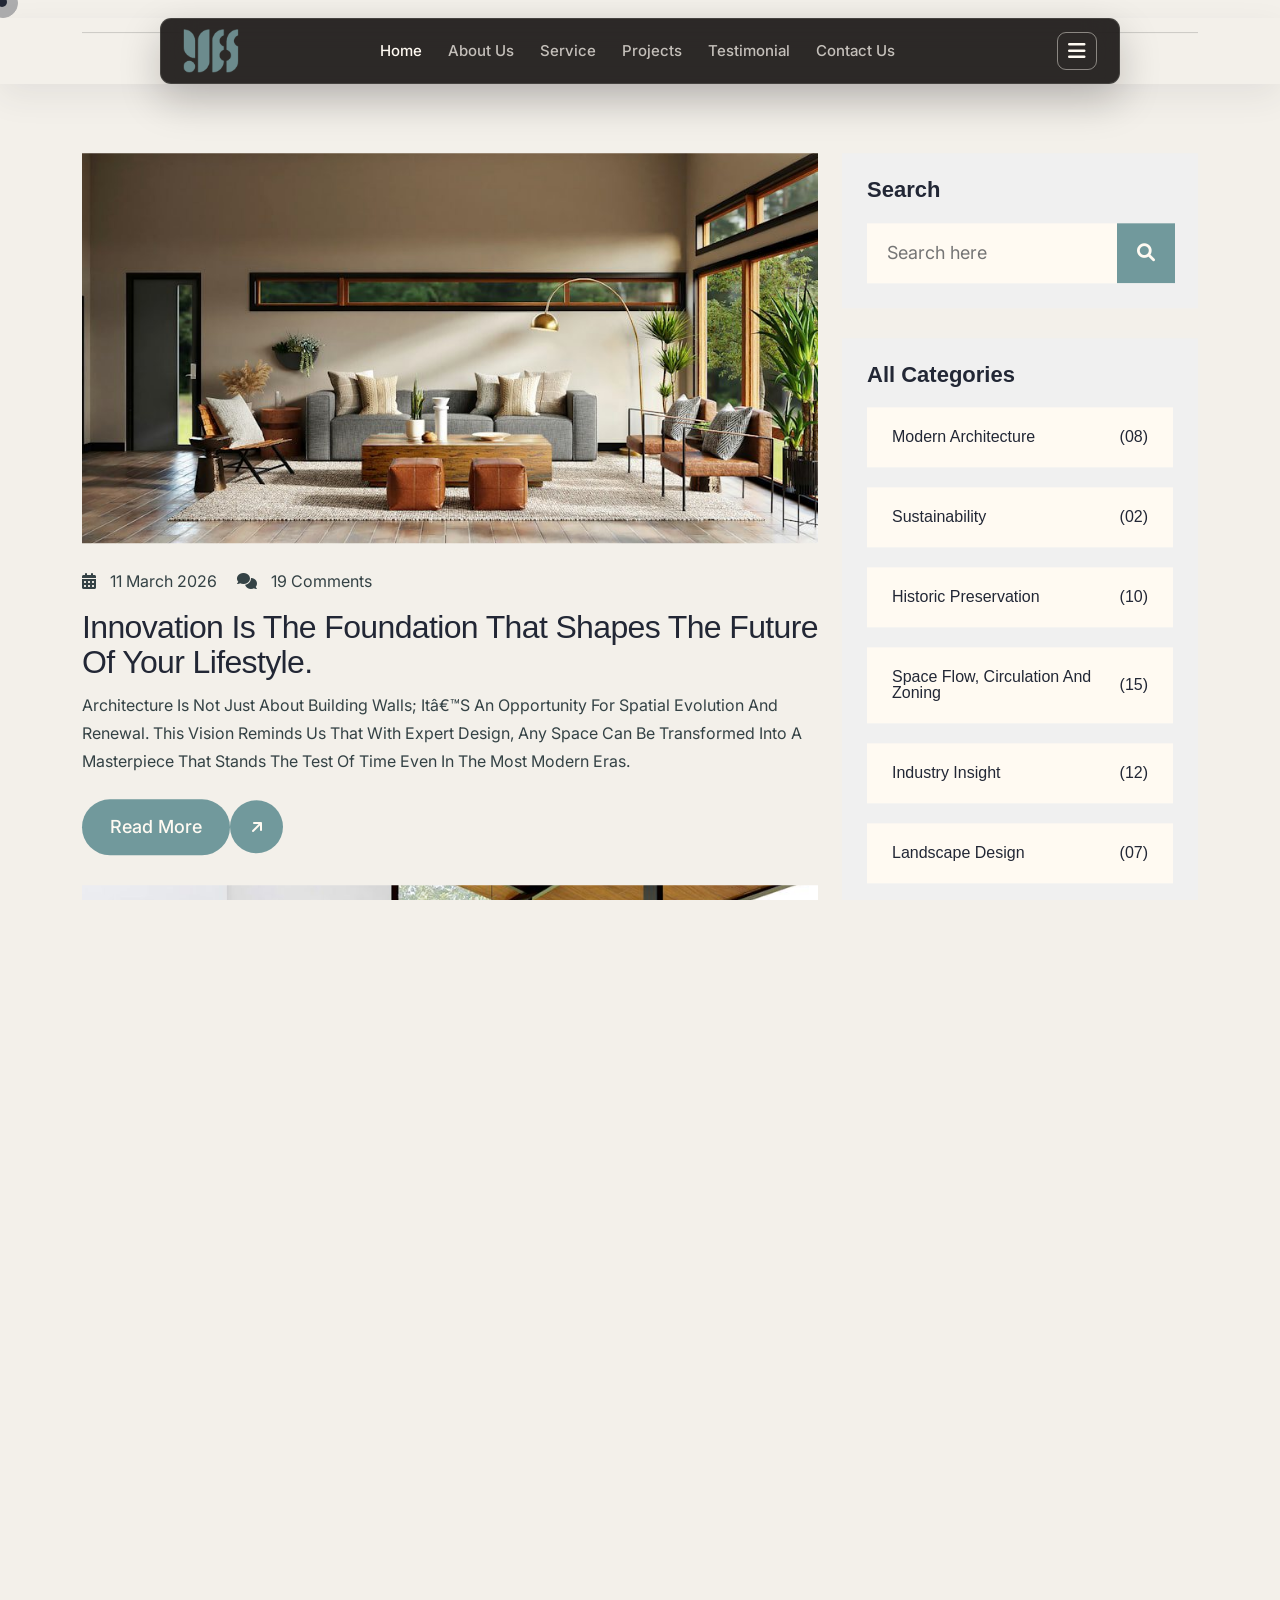
<file: news.html>
<!DOCTYPE html>
<html lang="en">
    <!--<< Header Area >>-->
    <head>
        <!-- ========== Meta Tags ========== -->
        <meta charset="UTF-8">
        <meta http-equiv="X-UA-Compatible" content="IE=edge">
        <meta name="viewport" content="width=device-width, initial-scale=1">
        <meta name="author" content="Yes Architect and Interiors">
        <meta name="description" content="Yes Architect and Interiors - architecture, interior design, and drawing development studio in Jaipur.">
        <!-- ======== Page title ============ -->
        <title>Yes Architect and Interiors - Architecture &amp; Interior Design</title>
        <!--<< Favcion >>-->
        <link rel="shortcut icon" href="assets/img/favicon.svg">
        <!--<< Bootstrap min.css >>-->
        <link rel="stylesheet" href="assets/css/bootstrap.min.css">
        <!--<< All Min Css >>-->
        <link rel="stylesheet" href="assets/css/all.min.css">
        <!--<< Animate.css >>-->
        <link rel="stylesheet" href="assets/css/animate.css">
        <!--<< Magnific Popup.css >>-->
        <link rel="stylesheet" href="assets/css/magnific-popup.css">
        <!--<< MeanMenu.css >>-->
        <link rel="stylesheet" href="assets/css/meanmenu.css">
        <!--<< Swiper Bundle.css >>-->
        <link rel="stylesheet" href="assets/css/swiper-bundle.min.css">
        <!--<< Nice Select.css >>-->
        <link rel="stylesheet" href="assets/css/nice-select.css">
        <!--<< Main.css >>-->
        <link rel="stylesheet" href="assets/css/main.css">
    </head>
    <body>

        <!-- Preloader Area Start -->
        <div class="preloader is-loading">
            <div class="preloader-inner">
                <div class="preloader-ball-wrap">
                    <div class="preloader-ball-inner-wrap">
                        <div class="preloader-ball-inner">
                            <div class="preloader-ball"></div>
                        </div>
                        <div class="preloader-ball-shadow"></div>
                    </div>
                    <div id="weave-anim" class="preloader-text">Loading...</div>
                </div>
            </div>
            <div class="preloader-overlay"></div>
        </div>

        <!-- Back To Top Start -->
        <button id="back-top" class="back-to-top">
            <i class="fa-regular fa-arrow-up"></i>
        </button>

        <!-- GT MouseCursor Start -->
        <div class="mouseCursor cursor-outer"></div>
        <div class="mouseCursor cursor-inner"></div>

        <!-- Offcanvas Area Start -->
        <div class="fix-area">
            <div class="offcanvas__info">
                <div class="offcanvas__wrapper">
                    <div class="offcanvas__content">
                        <div class="offcanvas__top mb-5 d-flex justify-content-between align-items-center">
                            <div class="offcanvas__logo">
                                <a href="index.html">
                                    <img src="assets/img/logo/yes-logo-black.png" alt="logo-img">
                                </a>
                            </div>
                            <div class="offcanvas__close">
                                <button>
                                <i class="fas fa-times"></i>
                                </button>
                            </div>
                        </div>
                        <p class="text d-none d-xl-block">
                            Yes Architect and Interiors is a Jaipur-based studio for architecture design, interior design and drawing development.
                        </p>
                        <div class="mobile-menu fix mb-3"></div>
                        <div class="offcanvas__contact d-xl-block">
                            <h4 class="d-xl-block">Contact Info</h4>
                            <ul class="d-xl-block">
                                <li class="d-flex align-items-center">
                                    <div class="offcanvas__contact-icon">
                                        <i class="fal fa-map-marker-alt"></i>
                                    </div>
                                    <div class="offcanvas__contact-text">
                                        <a target="_blank" href="#">Rameshwaram Moti Aashirwad Building, Raja Park, Jaipur</a>
                                    </div>
                                </li>
                                <li class="d-flex align-items-center">
                                    <div class="offcanvas__contact-icon mr-15">
                                        <i class="fal fa-envelope"></i>
                                    </div>
                                    <div class="offcanvas__contact-text">
                                        <a href="mailto:yesarchint@gmail.com"><span>yesarchint@gmail.com</span></a>
                                    </div>
                                </li>
                                <li class="d-flex align-items-center">
                                    <div class="offcanvas__contact-icon mr-15">
                                        <i class="fal fa-clock"></i>
                                    </div>
                                    <div class="offcanvas__contact-text">
                                        <a target="_blank" href="#">Jaipur, Rajasthan</a>
                                    </div>
                                </li>
                                <li class="d-flex align-items-center">
                                    <div class="offcanvas__contact-icon mr-15">
                                        <i class="far fa-phone"></i>
                                    </div>
                                    <div class="offcanvas__contact-text">
                                        <a href="tel:+919828135409">+91 9828135409</a>
                                    </div>
                                </li>
                            </ul>
                            <div class="social-icon d-flex align-items-center">
                                <a href="#"><i class="fab fa-facebook-f"></i></a>
                                <a href="#"><i class="fab fa-twitter"></i></a>
                                <a href="#"><i class="fab fa-youtube"></i></a>
                                <a href="#"><i class="fab fa-linkedin-in"></i></a>
                            </div>
                        </div>
                    </div>
                </div>
            </div>
        </div>
        <div class="offcanvas__overlay"></div>

        <!-- Header Section Start -->
        <header id="header-sticky" class="header-1 header-hero-nav">
            <div class="container-fluid">
                <div class="mega-menu-wrapper">
                    <div class="header-main">
                        <div class="header-left">
                            <div class="logo">
                            <a href="index.html" class="header-logo">
                                <img src="assets/img/logo/yes-logo-black.png" alt="logo-img">
                            </a>
                            <a href="index.html" class="header-logo-2">
                                <img src="assets/img/logo/yes-logo-black.png" alt="logo-img">
                            </a>
                        </div>
                        </div>
                        <div class="mean__menu-wrapper">
                                <div class="main-menu">
                                    <nav id="mobile-menu">
                                        <ul>
                                            <li class="active"><a href="index.html">Home</a></li>
                                            <li><a href="about.html">About Us</a></li>
                                            <li><a href="service.html">Service</a></li>
                                            <li><a href="project.html">Projects</a></li>
                                            <li><a href="testimonial.html">Testimonial</a></li>
                                            <li><a href="contact.html">Contact Us</a></li>
                                        </ul>
                                    </nav>
                                </div>
                            </div> 
                          <div class="header-right d-flex justify-content-end align-items-center">
                            <div class="header-btn">
                                <span>
                                    <a href="tel:+919828135409">+91 9828135409</a>
                                </span>
                            <div class="header__hamburger d-xl-block my-auto">
                                <div class="sidebar__toggle">
                                    <i class="fas fa-bars"></i>
                                </div>
                              </div>
                            </div>
                        </div>
                    </div>
                </div>
            </div>
        </header>

        <div class="page-wrapper">
       
            <div id="smooth-wrapper">
                <div id="smooth-content">

                    <!-- Breadcrumb Section Start -->
                    <section class="breadcrumb-wrapper fix">
                        <div class="container">
                            <div class="row">
                                <div class="col-xl-12">
                                    <div class="page-heading style-padding">
                                        <div class="content">
                                            <h1>Project Notes</h1>
                                            <ul class="breadcrumb-items wow fadeInUp" data-wow-delay=".5s">
                                                <li>
                                                    <a href="index.html">
                                                        <i class="fa-solid fa-house"></i> Home
                                                    </a>
                                                </li>
                                                <li>
                                                    /
                                                </li>
                                                <li>
                                                  Project Notes
                                                </li>
                                            </ul>
                                        </div>
                                        <p>
                                            Jaipur-based architecture and interior design studio for hospitality, residential, office and proposal projects.
                                        </p>
                                    </div>
                                </div>
                            </div>
                        </div>
                    </section>

                    <!-- News-Details Section Start -->
                <section class="news-standard-section section-padding">
                    <div class="container">
                        <div class="news-standard-wrapper">
                            <div class="row g-4">
                                <div class="col-12 col-lg-8">
                                    <div class="news-standard-items">
                                        <div class="news-card-items-4">
                                            <div class="news-image">
                                                <img src="assets/img/inner-page/news-4.jpg" alt="img">
                                            </div>
                                            <div class="news-content">
                                            <ul class="date-list">
                                                    <li>
                                                        <i class="fa-solid fa-calendar-days"></i>
                                                        11 March 2026
                                                    </li>
                                                    <li>
                                                        <i class="fa-solid fa-comments"></i>
                                                        19 Comments
                                                    </li>
                                               </ul>
                                                <h2>
                                                    <a href="news-details.html">
                                                    Innovation Is The Foundation That Shapes The Future Of Your Lifestyle.
                                                    </a>
                                                </h2>
                                            <p>
                                                Architecture is not just about building walls; itâ€™s an opportunity for spatial evolution and renewal. This vision reminds us that with expert design, any space can be transformed into a masterpiece that stands the test of time even in the most modern eras.
                                            </p>
                                                <a class="gt-theme-btn-main wow fadeInUp" data-wow-delay=".3s" href="news-details.html">
                                                    <span class="gt-theme-btn-arrow-left"> <i class="fa-solid fa-arrow-up-right"></i> </span>
                                                    <span class="gt-theme-btn">Read More</span>
                                                    <span class="gt-theme-btn-arrow-right"> <i class="fa-solid fa-arrow-up-right"></i> </span>
                                                </a>
                                            </div>
                                        </div>
                                        <div class="news-card-items-4">
                                            <div class="news-image">
                                                <img src="assets/img/inner-page/news-5.jpg" alt="img">
                                            </div>
                                            <div class="news-content">
                                            <ul class="date-list">
                                                <li>
                                                    <i class="fa-solid fa-calendar-days"></i>
                                                    11 March 2026
                                                </li>
                                                <li>
                                                    <i class="fa-solid fa-comments"></i>
                                                    19 Comments
                                                </li>
                                            </ul>
                                            <h2>
                                                <a href="news-details.html">
                                               Sustainable Design Revolution: Pioneering The Future Of Eco-Friendly Urban Living.
                                                </a>
                                            </h2>
                                            <p>
                                               Smart architectural technology addresses critical challenges like energy efficiency, waste reduction, and urban density. Modern design helps people live better while protecting the environment through precision engineering and green building materials.
                                            </p>
                                               <a class="gt-theme-btn-main wow fadeInUp" data-wow-delay=".3s" href="news-details.html">
                                                    <span class="gt-theme-btn-arrow-left"> <i class="fa-solid fa-arrow-up-right"></i> </span>
                                                    <span class="gt-theme-btn">Read More</span>
                                                    <span class="gt-theme-btn-arrow-right"> <i class="fa-solid fa-arrow-up-right"></i> </span>
                                                </a>
                                            </div>
                                        </div>
                                        <div class="news-card-items-4 mb-0">
                                            <div class="news-image">
                                                <img src="assets/img/inner-page/news-6.jpg" alt="img">
                                            </div>
                                            <div class="news-content">
                                            <ul class="date-list">
                                                <li>
                                                    <i class="fa-solid fa-calendar-days"></i>
                                                    11 March 2026
                                                </li>
                                                <li>
                                                    <i class="fa-solid fa-comments"></i>
                                                    19 Comments
                                                </li>
                                            </ul>
                                            <h2>
                                                <a href="news-details.html">
                                               Architecture: The Soul Of Cities And The Foundation Of Human Connection.
                                                </a>
                                            </h2>
                                            <p>
                                               This project reminds us that behind every iconic structure is the vision and craftsmanship of architects. Design is not just a profession; it is a way of shaping culture, heritage, and the future of our urban environment and living standards.<p>
                                                <a class="gt-theme-btn-main wow fadeInUp" data-wow-delay=".3s" href="news-details.html">
                                                    <span class="gt-theme-btn-arrow-left"> <i class="fa-solid fa-arrow-up-right"></i> </span>
                                                    <span class="gt-theme-btn">Read More</span>
                                                    <span class="gt-theme-btn-arrow-right"> <i class="fa-solid fa-arrow-up-right"></i> </span>
                                                </a>
                                            </div>
                                        </div>
                                        <div class="page-nav-wrap text-center">
                                            <ul>
                                                <li><a class="page-numbers" href="#"><i class="fa-solid fa-arrow-up-left"></i></a></li>
                                                <li class="active"><a class="page-numbers" href="#">01</a></li>
                                                <li><a class="page-numbers" href="#">02</a></li>
                                                <li><a class="page-numbers" href="#">03</a></li>
                                                <li><a class="page-numbers" href="#"><i class="fa-solid fa-arrow-up-right"></i></a></li>
                                            </ul>
                                        </div>
                                    </div>
                                </div>
                                <div class="col-lg-4 col-12">
                                    <div class="main-sideber sticky-style">
                                        <div class="single-sideber-widget">
                                            <div class="widget-title">
                                                <h3>Search</h3>
                                            </div>
                                            <div class="search-widget">
                                                <form action="#">
                                                    <input type="text" placeholder="Search here">
                                                    <button type="submit"><i class="fa-solid fa-magnifying-glass"></i></button>
                                                </form>
                                            </div>
                                        </div>
                                        <div class="single-sideber-widget">
                                            <div class="widget-title">
                                                <h3>All Categories</h3>
                                            </div>
                                            <ul class="category-list">
                                                <li><a href="news-details.html">Modern Architecture </a><span>(08)</span></li>
                                                <li><a href="news-details.html">Sustainability </a><span>(02)</span></li>
                                                <li><a href="news-details.html">Historic Preservation </a><span>(10)</span></li>
                                                <li><a href="news-details.html">Space Flow, circulation and zoning </a><span>(15)</span></li>
                                                <li><a href="news-details.html">Industry Insight </a><span>(12)</span></li>
                                                <li><a href="news-details.html">Landscape Design </a><span>(07)</span></li>
                                            </ul>
                                        </div>
                                        <div class="single-sideber-widget">
                                            <div class="widget-title">
                                                <h3>Recent Post</h3>
                                            </div>
                                            <div class="recent-post-area">
                                                <div class="recent-items">
                                                    <div class="recent-thumb">
                                                        <img src="assets/img/inner-page/post-1.jpg" alt="img">
                                                    </div>
                                                    <div class="recent-content">
                                                        <h4>
                                                            <a href="news-details.html">
                                                            Designing For The Future: Iconic Structures
                                                            </a>
                                                        </h4>
                                                        <ul>
                                                            <li>
                                                                March 26, 2026
                                                            </li>
                                                        </ul>
                                                    </div>
                                                </div>
                                                <div class="recent-items">
                                                    <div class="recent-thumb">
                                                        <img src="assets/img/inner-page/post-2.jpg" alt="img">
                                                    </div>
                                                    <div class="recent-content">
                                                        <h4>
                                                            <a href="news-details.html">
                                                             Master Plan: Precision In Structural Design
                                                            </a>
                                                        </h4>
                                                        <ul>
                                                            <li>
                                                                March 26, 2026
                                                            </li>
                                                        </ul>
                                                    </div>
                                                </div>
                                                <div class="recent-items">
                                                    <div class="recent-thumb">
                                                    <img src="assets/img/inner-page/post-3.jpg" alt="img">
                                                    </div>
                                                    <div class="gt-recent-content">
                                                        <h4>
                                                            <a href="news-details.html">
                                                            Sustainable Living: Harmony With Nature
                                                            </a>
                                                        </h4>
                                                        <ul>
                                                            <li>
                                                                March 26, 2026
                                                            </li>
                                                        </ul>
                                                    </div>
                                                </div>
                                            </div>
                                        </div>
                                        <div class="single-sideber-widget mb-0">
                                            <div class="widget-title">
                                                <h3>Popular Tags</h3>
                                            </div>
                                            <div class="tagcloud">
                                                <a href="news-details.html">Architecture </a>     
                                                <a href="news-details.html">Modern</a>
                                                <a href="news-details.html">Luxury</a>
                                                <a href="news-details.html">Interior</a>
                                                <a href="news-details.html">Urban</a>
                                                <a href="news-details.html">Design</a>
                                                <a href="news-details.html">Sustainable</a>
                                                <a href="news-details.html">Structure</a>
                                            </div>
                                        </div>
                                    </div>
                                </div>
                            </div>
                        </div>
                    </div>
                </section>

                   <!-- Footer Section Start -->
                   <footer class="footer-section-2 section-padding pb-0 footer-bg-2  fix">
                    <div class="container">
                            <a href="index.html" class="footer-logo wow fadeInUp" data-wow-delay=".3s">
                                <img src="assets/img/logo/yes-logo-white.png" alt="img">
                            </a>
                        </div>
                        <div class="footer-widget-wrapper-2 wrapper-style-3">
                            <div class="container">
                                <div class="footer-widget-wrap">
                                    <div class="footer-widget-items wow fadeInUp" data-wow-delay=".3s">
                                        <div class="widget-head">
                                            <span>Quick Links</span>
                                        </div>
                                        <ul>
                                            <li>
                                                <a href="index.html">Home</a>
                                            </li>
                                            <li>
                                                <a href="about.html">About</a>
                                            </li>
                                            <li>
                                                <a href="service.html">Service</a>
                                            </li>
                                            <li>
                                                <a href="project.html">Projects</a>
                                            </li>
                                            <li>
                                                <a href="contact.html">Contact</a>
                                            </li>
                                        </ul>
                                    </div>
                                    <div class="footer-widget-items wow fadeInUp" data-wow-delay=".5s">
                                        <div class="widget-head">
                                            <span>Social Media</span>
                                        </div>
                                        <ul>
                            <li>
                                                <a href="https://www.facebook.com/profile.php?id=61589572240669" target="_blank" rel="noopener noreferrer">Facebook</a>
                                            </li>
                                            <li>
                                                <a href="https://www.instagram.com/yes.architecture.interiors?igsi=MXAwajQydWZ4ZjByMw==" target="_blank" rel="noopener noreferrer">Instagram</a>
                                            </li>
                                            <li>
                                                <a href="https://www.linkedin.com/in/yashpal-singh-katihar-31b791306/" target="_blank" rel="noopener noreferrer">LinkedIn</a>
                                            </li>
                                        </ul>
                                    </div>
                                    <div class="footer-widget-items wow fadeInUp" data-wow-delay=".7s">
                                        <div class="widget-head">
                                            <span>Contact Address</span>
                                        </div>
                                        <ul class="style-2">
                                            <li class="text-white">
                                                Rameshwaram Moti Aashirwad Building,<br> Raja Park, Jaipur - 302004
                                            </li>
                                            <li>
                                                <a href="tel:+919828135409">+91 9828135409</a>
                                            </li>
                                            <li>
                                                <a href="mailto:yesarchint@gmail.com">yesarchint@gmail.com</a>
                                            </li>
                                        </ul>
                                    </div>
                                </div>
                            </div>
                        </div>
                        <div class="footer-bottom-2">
                            <div class="container">
                                <p class="wow fadeInUp">
                                   &copy; 2026 Yes Architect and Interiors. All rights reserved.
                                </p>
                            </div>
                        </div>
                   </footer>

                </div>
            </div>
        </div>

    
        <!--<< All JS Plugins >>-->
        <script src="assets/js/jquery-3.7.1.min.js"></script>
        <!--<< Viewport Js >>-->
        <script src="assets/js/viewport.jquery.js"></script>
        <!--<< Bootstrap Js >>-->
        <script src="assets/js/bootstrap.bundle.min.js"></script>
        <!--<< Gsap Min Js >>-->
        <script src="assets/js/gsap.min.js"></script>
        <!--<< ScrollTrigger Min Js >>-->
        <script src="assets/js/ScrollTrigger.min.js"></script>
        <!--<< ScrollSmoother Min Js >>-->
        <script src="assets/js/ScrollSmoother.min.js"></script>
        <!--<< ScrollToPlugin Min Js >>-->
        <script src="assets/js/ScrollToPlugin.min.js"></script>
        <!--<< SplitText Min Js >>-->
        <script src="assets/js/SplitText.min.js"></script>
        <!--<< TextPlugin Min Js >>-->
        <script src="assets/js/TextPlugin.js"></script>
         <!--<< Chroma Min Js >>-->
        <script src="assets/js/chroma.min.js"></script>
        <!--<< nice-selec Js >>-->
        <script src="assets/js/jquery.nice-select.min.js"></script>
        <!--<< Waypoints Js >>-->
        <script src="assets/js/jquery.waypoints.js"></script>
        <!--<< Counterup Js >>-->
        <script src="assets/js/jquery.counterup.min.js"></script>
        <!--<< Swiper Slider Js >>-->
        <script src="assets/js/swiper-bundle.min.js"></script>
        <!--<< MeanMenu Js >>-->
        <script src="assets/js/jquery.meanmenu.min.js"></script>
        <!--<< Parallaxie Js >>-->
        <script src="assets/js/parallaxie.js"></script>
        <!--<< Magnific Popup Js >>-->
        <script src="assets/js/jquery.magnific-popup.min.js"></script>
        <!--<< Wow Animation Js >>-->
        <script src="assets/js/wow.min.js"></script>
        <!--<< Main.js >>-->
        <script src="assets/js/main.js"></script>
    </body>
</html>
</file>
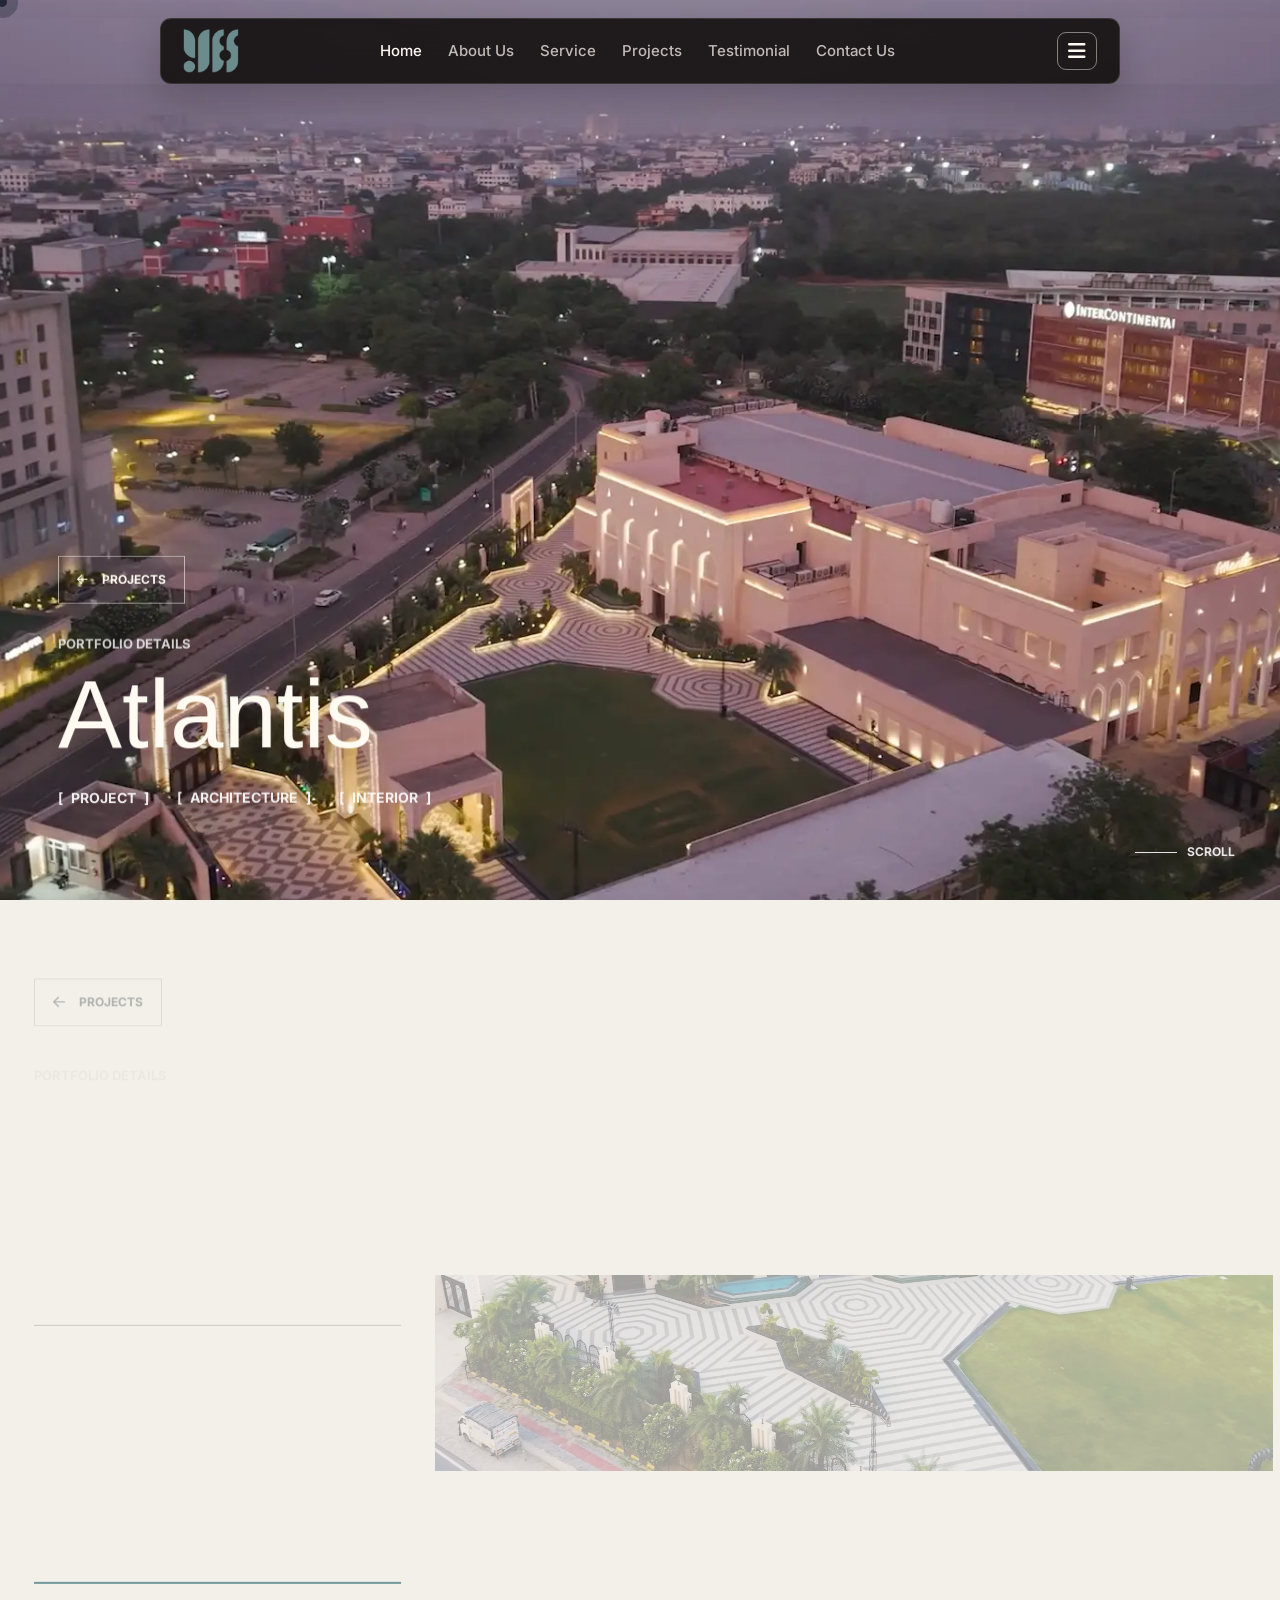
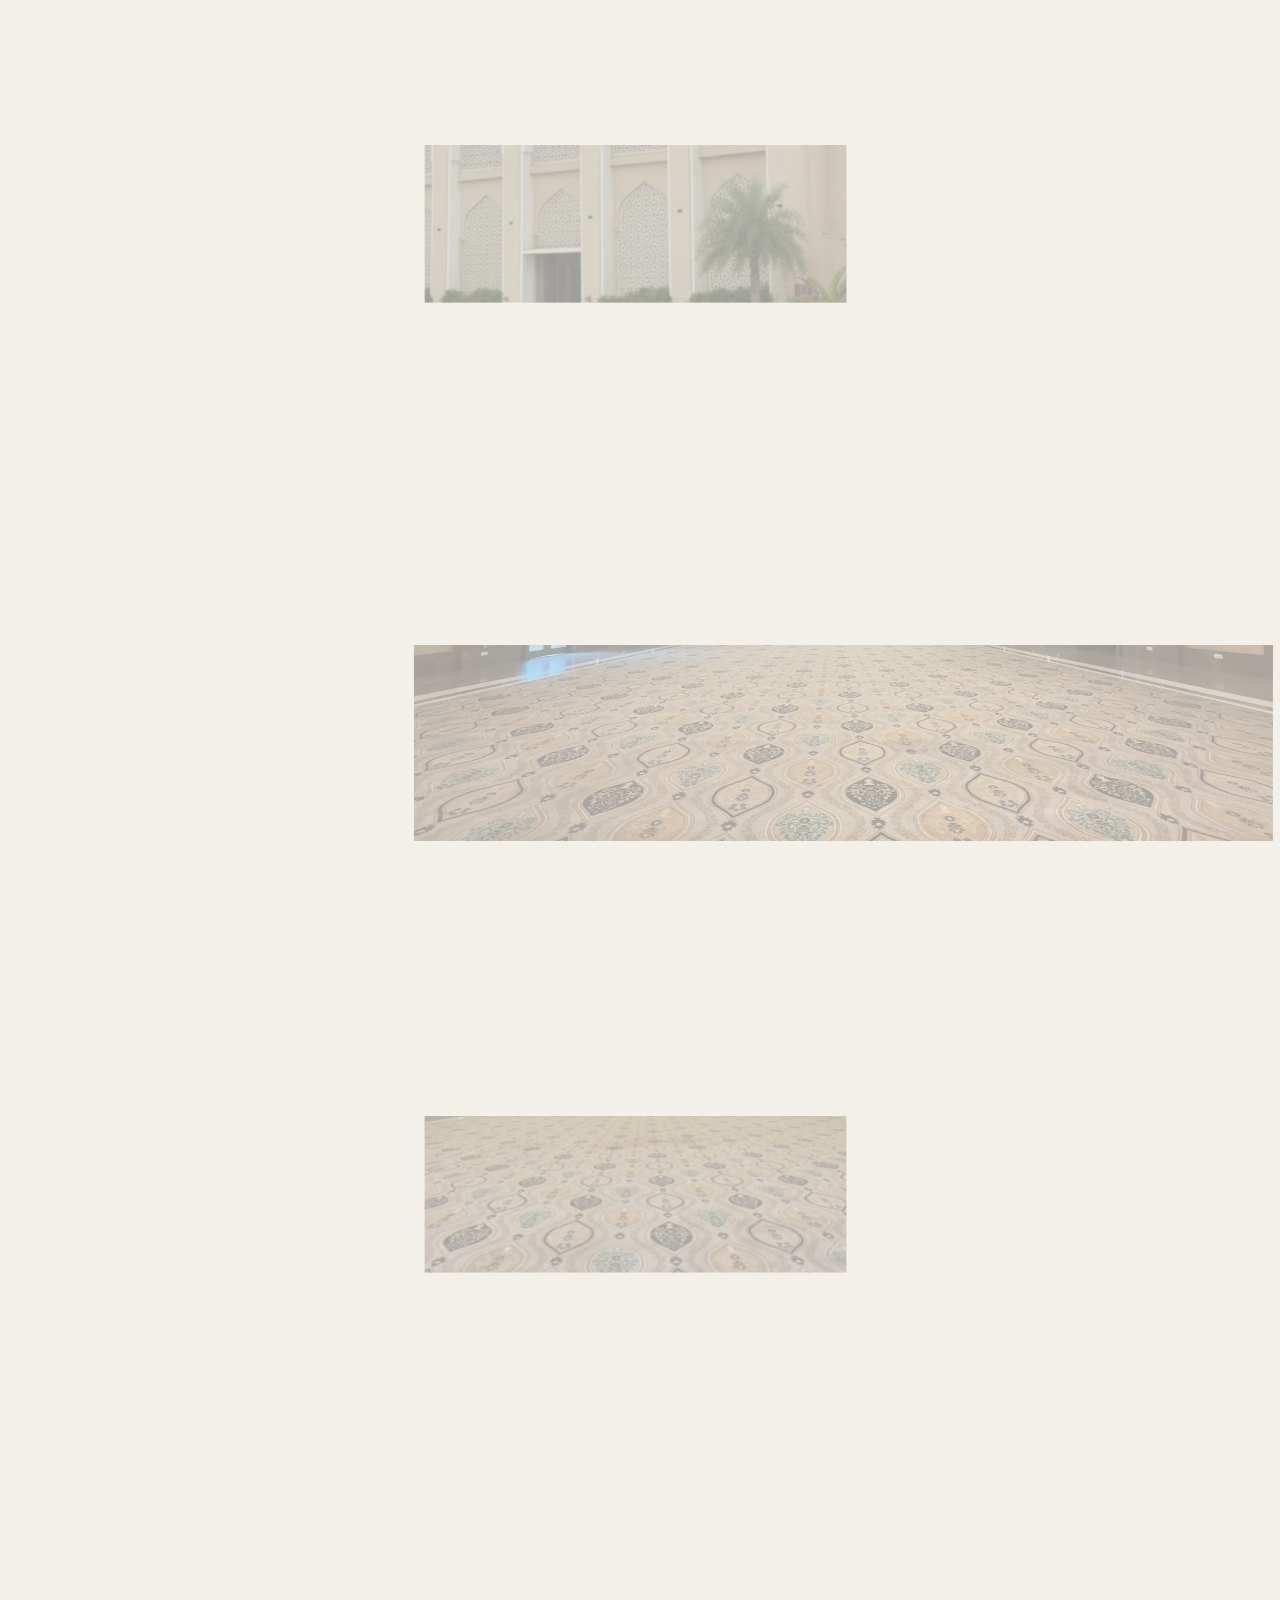
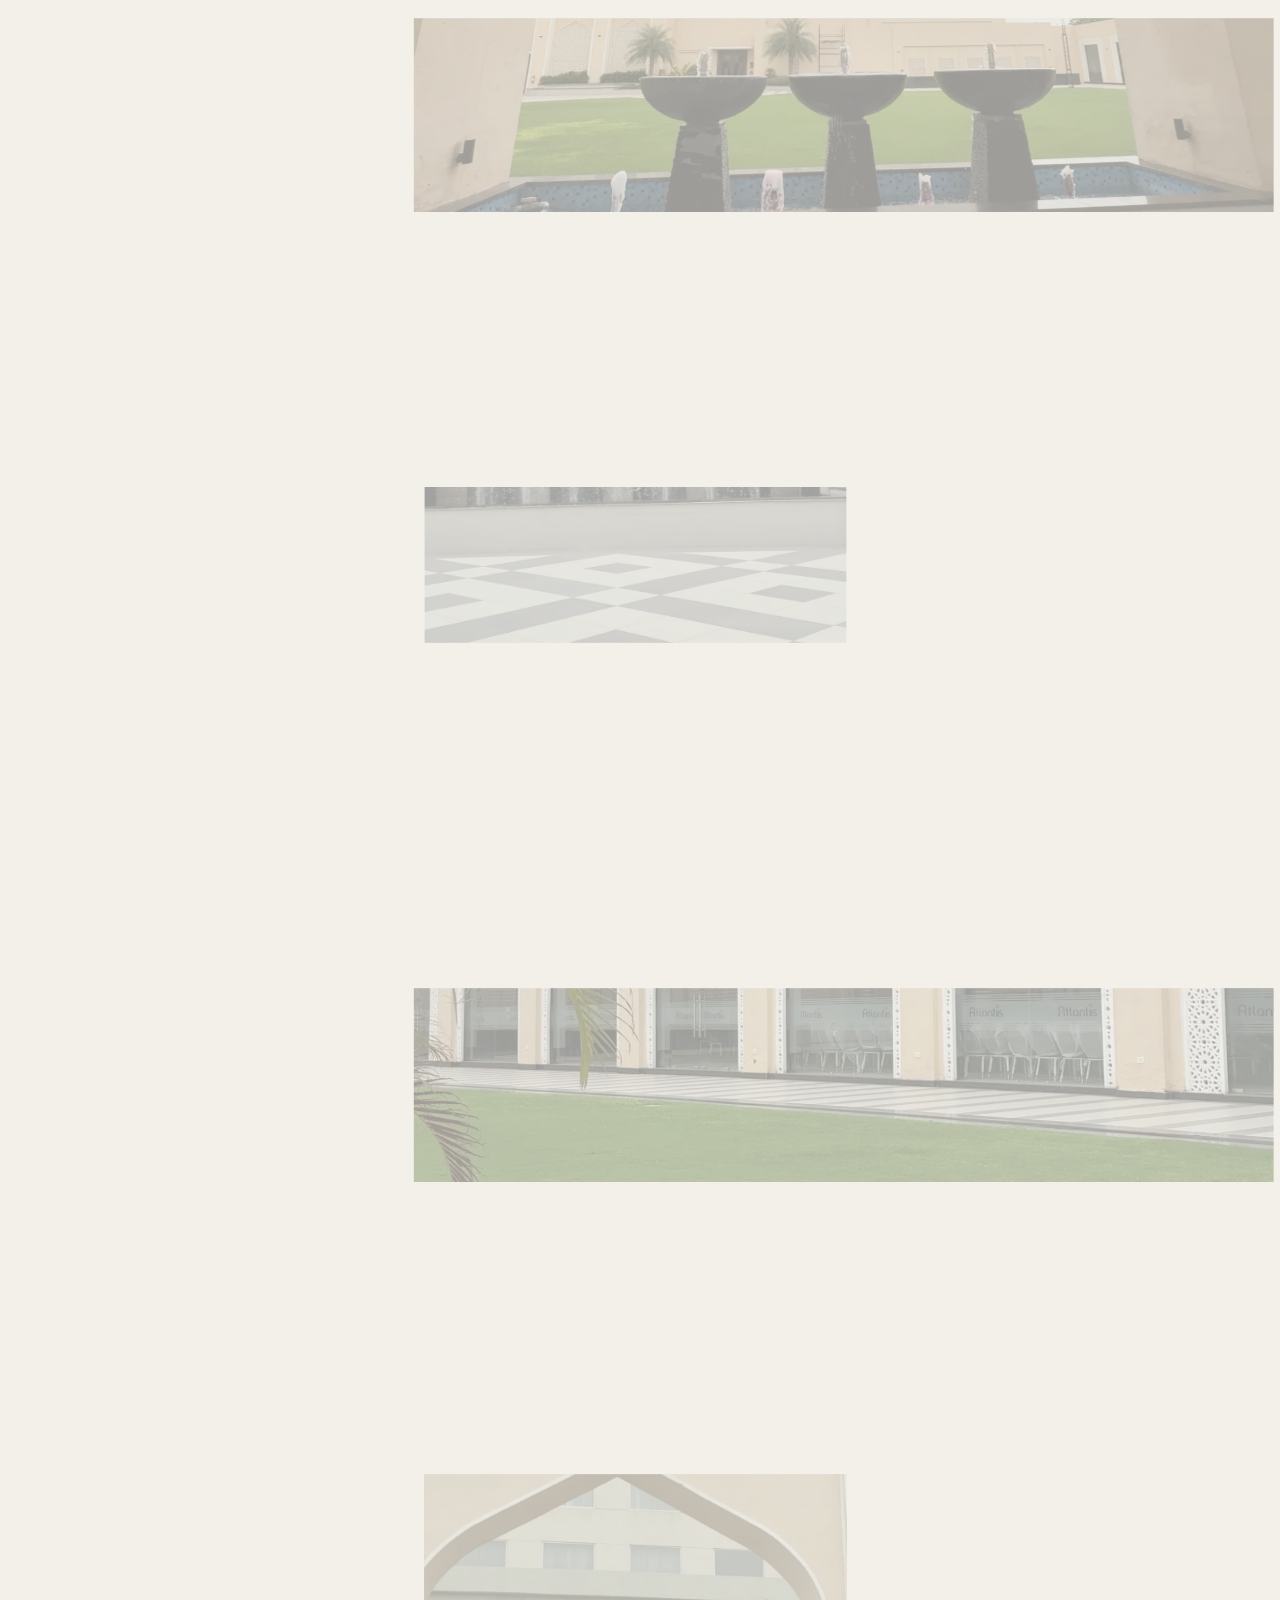
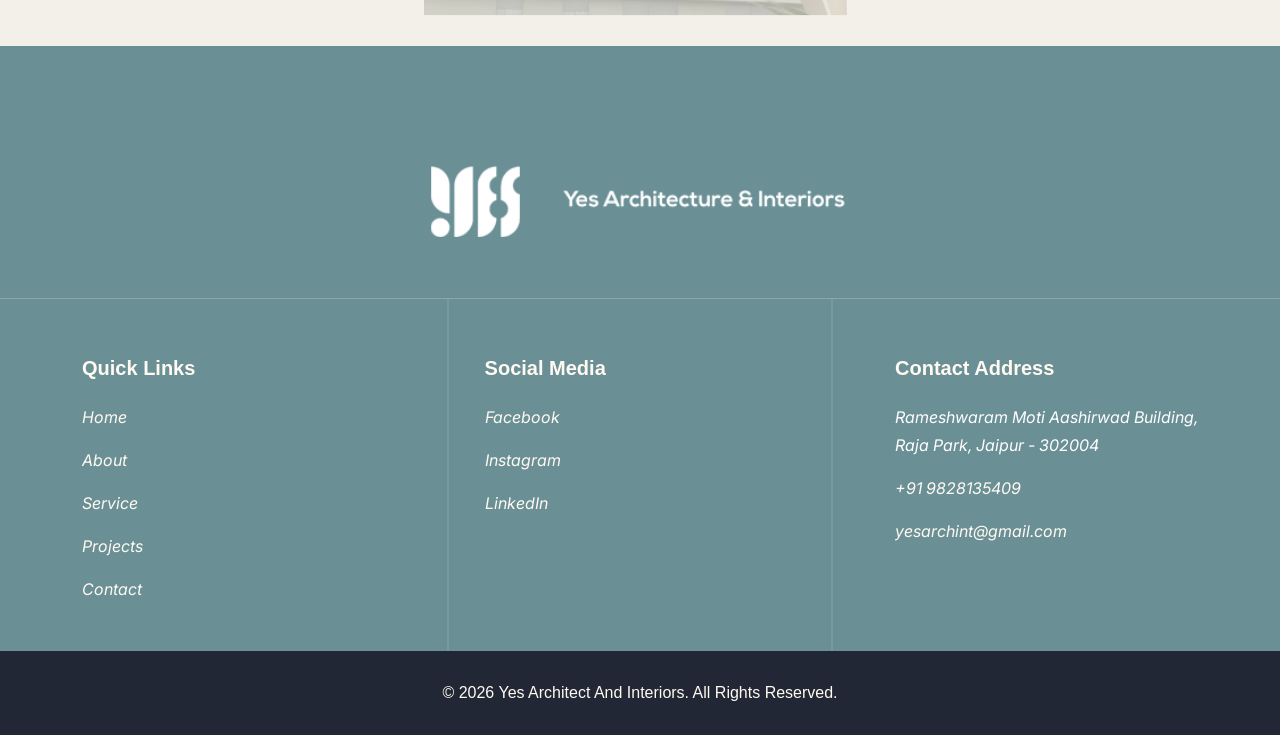
<file: project-details.html>
<!DOCTYPE html>
<html lang="en">
    <!--<< Header Area >>-->
    <head>
        <!-- ========== Meta Tags ========== -->
        <meta charset="UTF-8">
        <meta http-equiv="X-UA-Compatible" content="IE=edge">
        <meta name="viewport" content="width=device-width, initial-scale=1">
        <meta name="author" content="Yes Architect and Interiors">
        <meta name="description" content="Yes Architect and Interiors - architecture, interior design, and drawing development studio in Jaipur.">
        <script>
            if ("scrollRestoration" in history) {
                history.scrollRestoration = "manual";
            }
        </script>
        <!-- ======== Page title ============ -->
        <title>Yes Architect and Interiors - Architecture &amp; Interior Design</title>
        <!--<< Favcion >>-->
        <link rel="shortcut icon" href="assets/img/favicon.svg">
        <!--<< Bootstrap min.css >>-->
        <link rel="stylesheet" href="assets/css/bootstrap.min.css">
        <!--<< All Min Css >>-->
        <link rel="stylesheet" href="assets/css/all.min.css">
        <!--<< Animate.css >>-->
        <link rel="stylesheet" href="assets/css/animate.css">
        <!--<< Magnific Popup.css >>-->
        <link rel="stylesheet" href="assets/css/magnific-popup.css">
        <!--<< MeanMenu.css >>-->
        <link rel="stylesheet" href="assets/css/meanmenu.css">
        <!--<< Swiper Bundle.css >>-->
        <link rel="stylesheet" href="assets/css/swiper-bundle.min.css">
        <!--<< Nice Select.css >>-->
        <link rel="stylesheet" href="assets/css/nice-select.css">
        <!--<< Main.css >>-->
        <link rel="stylesheet" href="assets/css/main.css?v=brand-hero-slideshow-1">
    </head>
    <body class="project-detail-page">

        <!-- Preloader Area Start -->
        <div class="preloader is-loading">
            <div class="preloader-inner">
                <div class="preloader-ball-wrap">
                    <div class="preloader-ball-inner-wrap">
                        <div class="preloader-ball-inner">
                            <div class="preloader-ball"></div>
                        </div>
                        <div class="preloader-ball-shadow"></div>
                    </div>
                    <div id="weave-anim" class="preloader-text">Loading...</div>
                </div>
            </div>
            <div class="preloader-overlay"></div>
        </div>

        <!-- Back To Top Start -->
        <button id="back-top" class="back-to-top">
            <i class="fa-regular fa-arrow-up"></i>
        </button>

        <!-- GT MouseCursor Start -->
        <div class="mouseCursor cursor-outer"></div>
        <div class="mouseCursor cursor-inner"></div>

        <!-- Offcanvas Area Start -->
        <div class="fix-area">
            <div class="offcanvas__info">
                <div class="offcanvas__wrapper">
                    <div class="offcanvas__content">
                        <div class="offcanvas__top mb-5 d-flex justify-content-between align-items-center">
                            <div class="offcanvas__logo">
                                <a href="index.html">
                                    <img src="assets/img/logo/yes-logo-black.png" alt="logo-img">
                                </a>
                            </div>
                            <div class="offcanvas__close">
                                <button>
                                <i class="fas fa-times"></i>
                                </button>
                            </div>
                        </div>
                        <p class="text d-none d-xl-block">
                            Yes Architect and Interiors is a Jaipur-based studio for architecture design, interior design and drawing development.
                        </p>
                        <div class="mobile-menu fix mb-3"></div>
                        <div class="offcanvas__contact d-xl-block">
                            <h4 class="d-xl-block">Contact Info</h4>
                            <ul class="d-xl-block">
                                <li class="d-flex align-items-center">
                                    <div class="offcanvas__contact-icon">
                                        <i class="fal fa-map-marker-alt"></i>
                                    </div>
                                    <div class="offcanvas__contact-text">
                                        <a target="_blank" href="#">Rameshwaram Moti Aashirwad Building, Raja Park, Jaipur</a>
                                    </div>
                                </li>
                                <li class="d-flex align-items-center">
                                    <div class="offcanvas__contact-icon mr-15">
                                        <i class="fal fa-envelope"></i>
                                    </div>
                                    <div class="offcanvas__contact-text">
                                        <a href="mailto:yesarchint@gmail.com"><span>yesarchint@gmail.com</span></a>
                                    </div>
                                </li>
                                <li class="d-flex align-items-center">
                                    <div class="offcanvas__contact-icon mr-15">
                                        <i class="fal fa-clock"></i>
                                    </div>
                                    <div class="offcanvas__contact-text">
                                        <a target="_blank" href="#">Jaipur, Rajasthan</a>
                                    </div>
                                </li>
                                <li class="d-flex align-items-center">
                                    <div class="offcanvas__contact-icon mr-15">
                                        <i class="far fa-phone"></i>
                                    </div>
                                    <div class="offcanvas__contact-text">
                                        <a href="tel:+919828135409">+91 9828135409</a>
                                    </div>
                                </li>
                            </ul>
                            <div class="social-icon d-flex align-items-center">
                                <a href="#"><i class="fab fa-facebook-f"></i></a>
                                <a href="#"><i class="fab fa-twitter"></i></a>
                                <a href="#"><i class="fab fa-youtube"></i></a>
                                <a href="#"><i class="fab fa-linkedin-in"></i></a>
                            </div>
                        </div>
                    </div>
                </div>
            </div>
        </div>
        <div class="offcanvas__overlay"></div>

        <!-- Header Section Start -->
        <header id="header-sticky" class="header-1 header-hero-nav">
            <div class="container-fluid">
                <div class="mega-menu-wrapper">
                    <div class="header-main">
                        <div class="header-left">
                            <div class="logo">
                            <a href="index.html" class="header-logo">
                                <img src="assets/img/logo/yes-logo-black.png" alt="logo-img">
                            </a>
                            <a href="index.html" class="header-logo-2">
                                <img src="assets/img/logo/yes-logo-black.png" alt="logo-img">
                            </a>
                        </div>
                        </div>
                        <div class="mean__menu-wrapper">
                                <div class="main-menu">
                                    <nav id="mobile-menu">
                                        <ul>
                                            <li class="active"><a href="index.html">Home</a></li>
                                            <li><a href="about.html">About Us</a></li>
                                            <li><a href="service.html">Service</a></li>
                                            <li><a href="project.html">Projects</a></li>
                                            <li><a href="testimonial.html">Testimonial</a></li>
                                            <li><a href="contact.html">Contact Us</a></li>
                                        </ul>
                                    </nav>
                                </div>
                            </div> 
                          <div class="header-right d-flex justify-content-end align-items-center">
                            <div class="header-btn">
                                <span>
                                    <a href="tel:+919828135409">+91 9828135409</a>
                                </span>
                            <div class="header__hamburger d-xl-block my-auto">
                                <div class="sidebar__toggle">
                                    <i class="fas fa-bars"></i>
                                </div>
                              </div>
                            </div>
                        </div>
                    </div>
                </div>
            </div>
        </header>

        <div class="page-wrapper">

            <div id="smooth-wrapper">
                <div id="smooth-content">

                    <!-- Project-Details-Section Start -->
                    <section class="project-showcase-section fix" data-project-showcase>
                        <div class="project-entry-hero" data-project-hero>
                            <div class="project-entry-media" data-project-hero-media>
                                <img src="assets/img/inner-page/project-details.jpg" alt="Hotel Cygnett Inn, Nepalgunj" data-project-hero-image>
                                <div class="project-entry-shade"></div>
                            </div>
                            <div class="project-entry-content">
                                <a class="project-entry-back" href="project.html">
                                    <i class="fa-sharp fa-regular fa-arrow-left"></i>
                                    <span>Projects</span>
                                </a>
                                <span class="project-entry-kicker">Portfolio Details</span>
                                <h1 data-project-hero-title>Hotel Cygnett Inn, Nepalgunj</h1>
                                <ul class="project-entry-meta" data-project-hero-meta></ul>
                            </div>
                            <div class="project-entry-scroll">
                                <span></span>
                                Scroll
                            </div>
                        </div>

                        <div class="project-showcase-layout" data-project-split>
                            <aside class="project-showcase-panel" data-project-panel>
                                <div>
                                    <a class="project-showcase-back" href="project.html">
                                        <i class="fa-sharp fa-regular fa-arrow-left"></i>
                                        <span>Projects</span>
                                    </a>
                                    <span class="project-showcase-kicker">Portfolio Details</span>
                                    <h2 data-project-title>Hotel Cygnett Inn, Nepalgunj</h2>
                                    <ul class="project-showcase-meta" data-project-meta></ul>
                                    <p class="project-showcase-summary" data-project-summary></p>
                                    <div class="project-showcase-scope" data-project-scope></div>
                                </div>

                                <div class="project-showcase-bottom">
                                    <div class="project-showcase-info">
                                        <h3>Project Information</h3>
                                        <ul data-project-info></ul>
                                    </div>
                                    <div class="project-showcase-progress" aria-hidden="true">
                                        <span data-project-progress></span>
                                    </div>
                                    <div class="project-showcase-actions">
                                        <button type="button" data-project-nav="prev" aria-label="Previous project">
                                            <i class="fa-sharp fa-regular fa-arrow-left"></i>
                                        </button>
                                        <span data-project-count>01 / 07</span>
                                        <button type="button" data-project-nav="next" aria-label="Next project">
                                            <i class="fa-sharp fa-regular fa-arrow-right"></i>
                                        </button>
                                    </div>
                                </div>
                            </aside>

                            <div class="project-showcase-gallery" id="project-gallery" data-project-gallery></div>
                        </div>
                    </section>
                   <!-- Footer Section Start -->
                   <footer class="footer-section-2 section-padding pb-0 footer-bg-2  fix">
                    <div class="container">
                            <a href="index.html" class="footer-logo wow fadeInUp" data-wow-delay=".3s">
                                <img src="assets/img/logo/yes-logo-white.png" alt="img">
                            </a>
                        </div>
                        <div class="footer-widget-wrapper-2 wrapper-style-3">
                            <div class="container">
                                <div class="footer-widget-wrap">
                                    <div class="footer-widget-items wow fadeInUp" data-wow-delay=".3s">
                                        <div class="widget-head">
                                            <span>Quick Links</span>
                                        </div>
                                        <ul>
                                            <li>
                                                <a href="index.html">Home</a>
                                            </li>
                                            <li>
                                                <a href="about.html">About</a>
                                            </li>
                                            <li>
                                                <a href="service.html">Service</a>
                                            </li>
                                            <li>
                                                <a href="project.html">Projects</a>
                                            </li>
                                            <li>
                                                <a href="contact.html">Contact</a>
                                            </li>
                                        </ul>
                                    </div>
                                    <div class="footer-widget-items wow fadeInUp" data-wow-delay=".5s">
                                        <div class="widget-head">
                                            <span>Social Media</span>
                                        </div>
                                        <ul>
                            <li>
                                                <a href="https://www.facebook.com/profile.php?id=61589572240669" target="_blank" rel="noopener noreferrer">Facebook</a>
                                            </li>
                                            <li>
                                                <a href="https://www.instagram.com/yes.architecture.interiors?igsi=MXAwajQydWZ4ZjByMw==" target="_blank" rel="noopener noreferrer">Instagram</a>
                                            </li>
                                            <li>
                                                <a href="https://www.linkedin.com/in/yashpal-singh-katihar-31b791306/" target="_blank" rel="noopener noreferrer">LinkedIn</a>
                                            </li>
                                        </ul>
                                    </div>
                                    <div class="footer-widget-items wow fadeInUp" data-wow-delay=".7s">
                                        <div class="widget-head">
                                            <span>Contact Address</span>
                                        </div>
                                        <ul class="style-2">
                                            <li class="text-white">
                                                Rameshwaram Moti Aashirwad Building,<br> Raja Park, Jaipur - 302004
                                            </li>
                                            <li>
                                                <a href="tel:+919828135409">+91 9828135409</a>
                                            </li>
                                            <li>
                                                <a href="mailto:yesarchint@gmail.com">yesarchint@gmail.com</a>
                                            </li>
                                        </ul>
                                    </div>
                                </div>
                            </div>
                        </div>
                        <div class="footer-bottom-2">
                            <div class="container">
                                <p class="wow fadeInUp">
                                   &copy; 2026 Yes Architect and Interiors. All rights reserved.
                                </p>
                            </div>
                        </div>
                   </footer>

                </div>
            </div>
        </div>

    
        <!--<< All JS Plugins >>-->
        <script src="assets/js/jquery-3.7.1.min.js"></script>
        <!--<< Viewport Js >>-->
        <script src="assets/js/viewport.jquery.js"></script>
        <!--<< Bootstrap Js >>-->
        <script src="assets/js/bootstrap.bundle.min.js"></script>
        <!--<< Gsap Min Js >>-->
        <script src="assets/js/gsap.min.js"></script>
        <!--<< ScrollTrigger Min Js >>-->
        <script src="assets/js/ScrollTrigger.min.js"></script>
        <!--<< ScrollSmoother Min Js >>-->
        <script src="assets/js/ScrollSmoother.min.js"></script>
        <!--<< ScrollToPlugin Min Js >>-->
        <script src="assets/js/ScrollToPlugin.min.js"></script>
        <!--<< SplitText Min Js >>-->
        <script src="assets/js/SplitText.min.js"></script>
        <!--<< TextPlugin Min Js >>-->
        <script src="assets/js/TextPlugin.js"></script>
         <!--<< Chroma Min Js >>-->
        <script src="assets/js/chroma.min.js"></script>
        <!--<< nice-selec Js >>-->
        <script src="assets/js/jquery.nice-select.min.js"></script>
        <!--<< Waypoints Js >>-->
        <script src="assets/js/jquery.waypoints.js"></script>
        <!--<< Counterup Js >>-->
        <script src="assets/js/jquery.counterup.min.js"></script>
        <!--<< Swiper Slider Js >>-->
        <script src="assets/js/swiper-bundle.min.js"></script>
        <!--<< MeanMenu Js >>-->
        <script src="assets/js/jquery.meanmenu.min.js"></script>
        <!--<< Parallaxie Js >>-->
        <script src="assets/js/parallaxie.js"></script>
        <!--<< Magnific Popup Js >>-->
        <script src="assets/js/jquery.magnific-popup.min.js"></script>
        <!--<< Wow Animation Js >>-->
        <script src="assets/js/wow.min.js"></script>
        <!--<< Ajax Mail Js >>-->
        <script src="assets/js/ajax-mail.js"></script>
        <!--<< Main.js >>-->
        <script src="assets/js/main.js?v=project-folder-system-3"></script>
        <!--<< Project Folder Loader Js >>-->
        <script src="assets/js/project-folder-loader.js?v=brand-hero-slideshow-1"></script>
        <!--<< Project Showcase Js >>-->
        <script src="assets/js/project-showcase.js?v=brand-hero-slideshow-1"></script>
    </body>
</html>
</file>
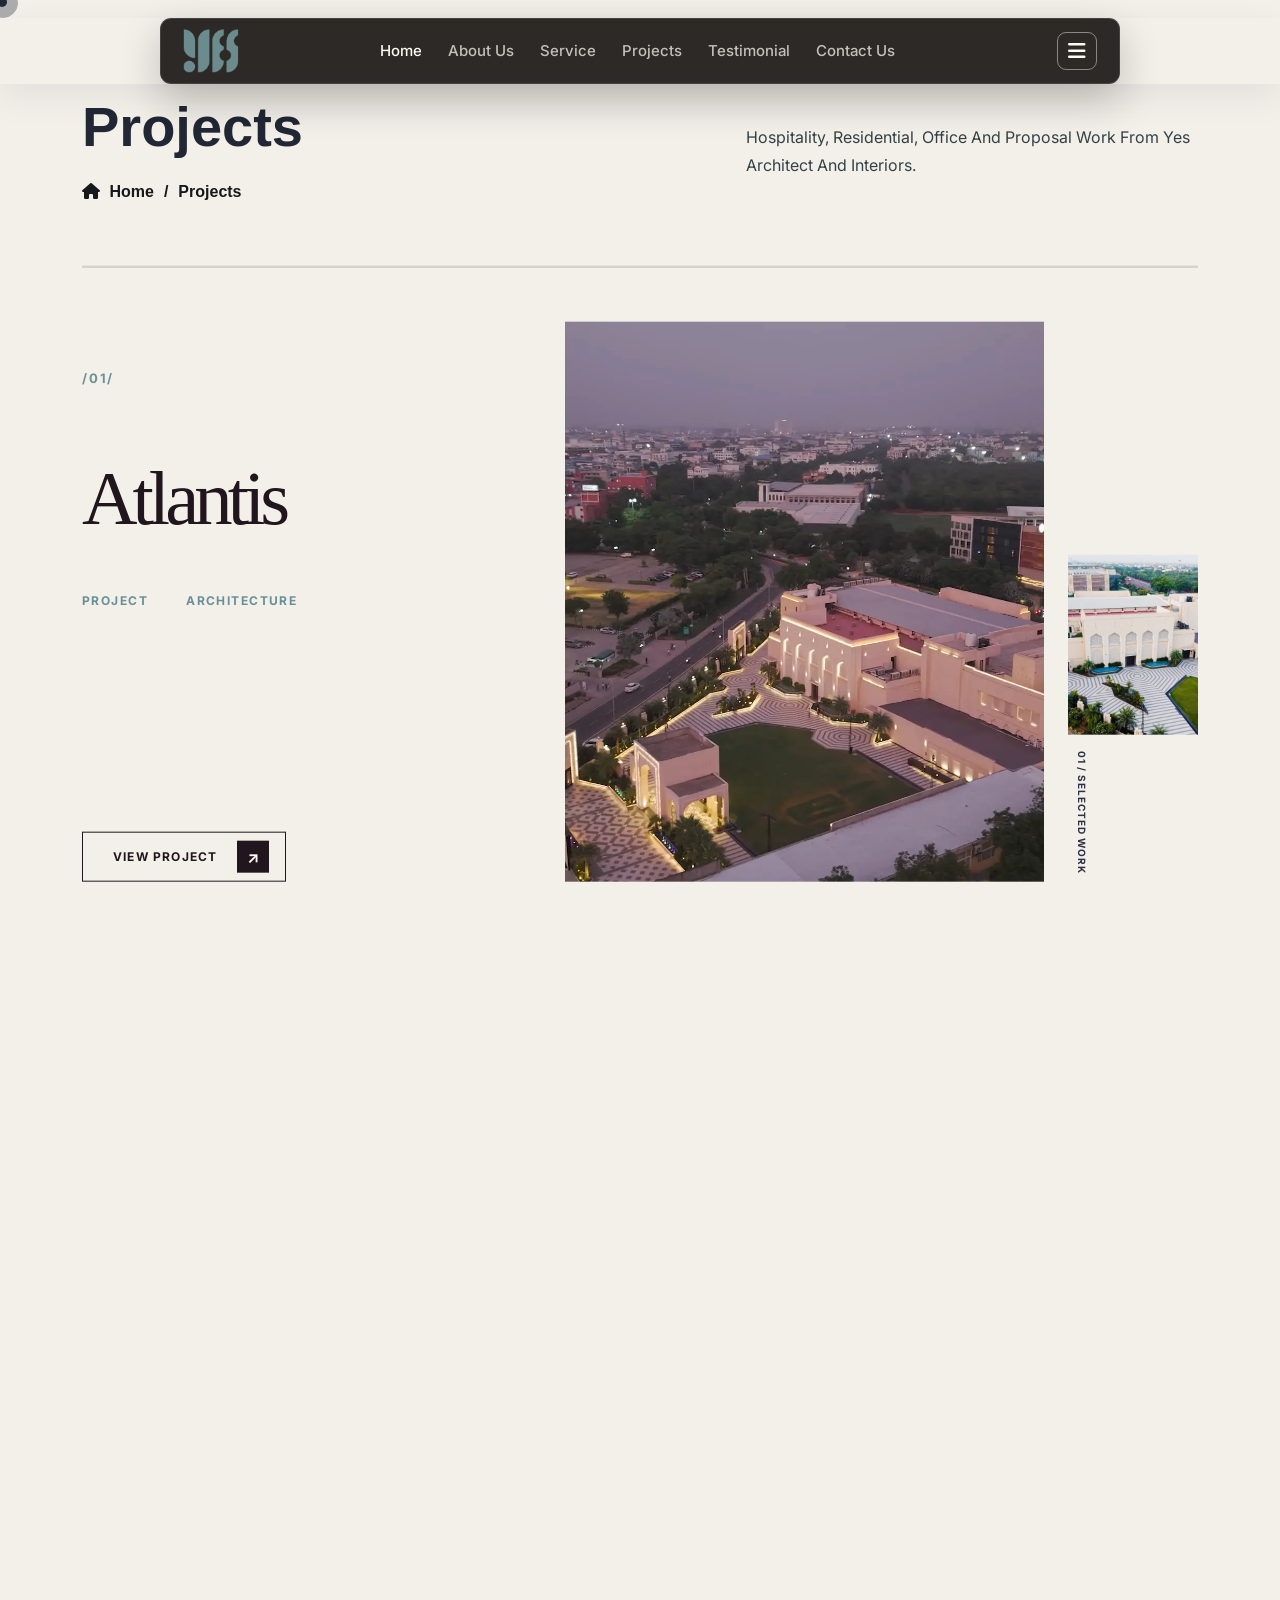
<file: project.html>
<!DOCTYPE html>
<html lang="en">
    <!--<< Header Area >>-->
    <head>
        <!-- ========== Meta Tags ========== -->
        <meta charset="UTF-8">
        <meta http-equiv="X-UA-Compatible" content="IE=edge">
        <meta name="viewport" content="width=device-width, initial-scale=1">
        <meta name="author" content="Yes Architect and Interiors">
        <meta name="description" content="Yes Architect and Interiors - architecture, interior design, and drawing development studio in Jaipur.">
        <!-- ======== Page title ============ -->
        <title>Yes Architect and Interiors - Architecture &amp; Interior Design</title>
        <!--<< Favcion >>-->
        <link rel="shortcut icon" href="assets/img/favicon.svg">
        <!--<< Bootstrap min.css >>-->
        <link rel="stylesheet" href="assets/css/bootstrap.min.css">
        <!--<< All Min Css >>-->
        <link rel="stylesheet" href="assets/css/all.min.css">
        <!--<< Animate.css >>-->
        <link rel="stylesheet" href="assets/css/animate.css">
        <!--<< Magnific Popup.css >>-->
        <link rel="stylesheet" href="assets/css/magnific-popup.css">
        <!--<< MeanMenu.css >>-->
        <link rel="stylesheet" href="assets/css/meanmenu.css">
        <!--<< Swiper Bundle.css >>-->
        <link rel="stylesheet" href="assets/css/swiper-bundle.min.css">
        <!--<< Nice Select.css >>-->
        <link rel="stylesheet" href="assets/css/nice-select.css">
        <!--<< Main.css >>-->
        <link rel="stylesheet" href="assets/css/main.css?v=brand-hero-slideshow-1">
    </head>
    <body>

        <!-- Preloader Area Start -->
        <div class="preloader is-loading">
            <div class="preloader-inner">
                <div class="preloader-ball-wrap">
                    <div class="preloader-ball-inner-wrap">
                        <div class="preloader-ball-inner">
                            <div class="preloader-ball"></div>
                        </div>
                        <div class="preloader-ball-shadow"></div>
                    </div>
                    <div id="weave-anim" class="preloader-text">Loading...</div>
                </div>
            </div>
            <div class="preloader-overlay"></div>
        </div>

        <!-- Back To Top Start -->
        <button id="back-top" class="back-to-top">
            <i class="fa-regular fa-arrow-up"></i>
        </button>

        <!-- GT MouseCursor Start -->
        <div class="mouseCursor cursor-outer"></div>
        <div class="mouseCursor cursor-inner"></div>

        <!-- Offcanvas Area Start -->
        <div class="fix-area">
            <div class="offcanvas__info">
                <div class="offcanvas__wrapper">
                    <div class="offcanvas__content">
                        <div class="offcanvas__top mb-5 d-flex justify-content-between align-items-center">
                            <div class="offcanvas__logo">
                                <a href="index.html">
                                    <img src="assets/img/logo/yes-logo-black.png" alt="logo-img">
                                </a>
                            </div>
                            <div class="offcanvas__close">
                                <button>
                                <i class="fas fa-times"></i>
                                </button>
                            </div>
                        </div>
                        <p class="text d-none d-xl-block">
                            Yes Architect and Interiors is a Jaipur-based studio for architecture design, interior design and drawing development.
                        </p>
                        <div class="mobile-menu fix mb-3"></div>
                        <div class="offcanvas__contact d-xl-block">
                            <h4 class="d-xl-block">Contact Info</h4>
                            <ul class="d-xl-block">
                                <li class="d-flex align-items-center">
                                    <div class="offcanvas__contact-icon">
                                        <i class="fal fa-map-marker-alt"></i>
                                    </div>
                                    <div class="offcanvas__contact-text">
                                        <a target="_blank" href="#">Rameshwaram Moti Aashirwad Building, Raja Park, Jaipur</a>
                                    </div>
                                </li>
                                <li class="d-flex align-items-center">
                                    <div class="offcanvas__contact-icon mr-15">
                                        <i class="fal fa-envelope"></i>
                                    </div>
                                    <div class="offcanvas__contact-text">
                                        <a href="mailto:yesarchint@gmail.com"><span>yesarchint@gmail.com</span></a>
                                    </div>
                                </li>
                                <li class="d-flex align-items-center">
                                    <div class="offcanvas__contact-icon mr-15">
                                        <i class="fal fa-clock"></i>
                                    </div>
                                    <div class="offcanvas__contact-text">
                                        <a target="_blank" href="#">Jaipur, Rajasthan</a>
                                    </div>
                                </li>
                                <li class="d-flex align-items-center">
                                    <div class="offcanvas__contact-icon mr-15">
                                        <i class="far fa-phone"></i>
                                    </div>
                                    <div class="offcanvas__contact-text">
                                        <a href="tel:+919828135409">+91 9828135409</a>
                                    </div>
                                </li>
                            </ul>
                            <div class="social-icon d-flex align-items-center">
                                <a href="#"><i class="fab fa-facebook-f"></i></a>
                                <a href="#"><i class="fab fa-twitter"></i></a>
                                <a href="#"><i class="fab fa-youtube"></i></a>
                                <a href="#"><i class="fab fa-linkedin-in"></i></a>
                            </div>
                        </div>
                    </div>
                </div>
            </div>
        </div>
        <div class="offcanvas__overlay"></div>

        <!-- Header Section Start -->
        <header id="header-sticky" class="header-1 header-hero-nav">
            <div class="container-fluid">
                <div class="mega-menu-wrapper">
                    <div class="header-main">
                        <div class="header-left">
                            <div class="logo">
                            <a href="index.html" class="header-logo">
                                <img src="assets/img/logo/yes-logo-black.png" alt="logo-img">
                            </a>
                            <a href="index.html" class="header-logo-2">
                                <img src="assets/img/logo/yes-logo-black.png" alt="logo-img">
                            </a>
                        </div>
                        </div>
                        <div class="mean__menu-wrapper">
                                <div class="main-menu">
                                    <nav id="mobile-menu">
                                        <ul>
                                            <li class="active"><a href="index.html">Home</a></li>
                                            <li><a href="about.html">About Us</a></li>
                                            <li><a href="service.html">Service</a></li>
                                            <li><a href="project.html">Projects</a></li>
                                            <li><a href="testimonial.html">Testimonial</a></li>
                                            <li><a href="contact.html">Contact Us</a></li>
                                        </ul>
                                    </nav>
                                </div>
                            </div> 
                          <div class="header-right d-flex justify-content-end align-items-center">
                            <div class="header-btn">
                                <span>
                                    <a href="tel:+919828135409">+91 9828135409</a>
                                </span>
                            <div class="header__hamburger d-xl-block my-auto">
                                <div class="sidebar__toggle">
                                    <i class="fas fa-bars"></i>
                                </div>
                              </div>
                            </div>
                        </div>
                    </div>
                </div>
            </div>
        </header>

        <div class="page-wrapper">

            <div id="smooth-wrapper">
                <div id="smooth-content">

                    
                    <!-- Breadcrumb Section Start -->
                    <section class="breadcrumb-wrapper fix">
                        <div class="container">
                            <div class="row">
                                <div class="col-xl-12">
                                    <div class="page-heading style-padding">
                                        <div class="content">
                                            <h1>Projects</h1>
                                            <ul class="breadcrumb-items wow fadeInUp" data-wow-delay=".5s">
                                                <li><a href="index.html"><i class="fa-solid fa-house"></i> Home</a></li>
                                                <li>/</li>
                                                <li>Projects</li>
                                            </ul>
                                        </div>
                                        <p>Hospitality, residential, office and proposal work from Yes Architect and Interiors.</p>
                                    </div>
                                </div>
                            </div>
                        </div>
                    </section>

                    <!-- Project Section Start -->
                    <section class="project-inner-section section-padding fix">
                        <div class="container">
                            <div class="row g-4" data-project-list>
                                <div class="col-xl-4 col-lg-6 col-md-6">
                                    <div class="project-inner-items">
                                        <div class="project-image">
                                            <img src="assets/img/inner-page/project-1.jpg" alt="Hotel Cygnett Inn">
                                            <div class="project-content">
                                                <h2><a href="project-details.html?project=hotel-cygnett-inn">Hotel Cygnett Inn, Nepalgunj</a></h2>
                                                <span>Hospitality Project</span>
                                            </div>
                                        </div>
                                    </div>
                                </div>
                                <div class="col-xl-4 col-lg-6 col-md-6">
                                    <div class="project-inner-items">
                                        <div class="project-image">
                                            <img src="assets/img/inner-page/project-2.jpg" alt="Hotel Marigold">
                                            <div class="project-content">
                                                <h2><a href="project-details.html?project=hotel-marigold">Hotel Marigold, Sitapura</a></h2>
                                                <span>Hospitality Interiors</span>
                                            </div>
                                        </div>
                                    </div>
                                </div>
                                <div class="col-xl-4 col-lg-6 col-md-6">
                                    <div class="project-inner-items">
                                        <div class="project-image">
                                            <img src="assets/img/inner-page/project-3.jpg" alt="Banquet Hall Mahapura">
                                            <div class="project-content">
                                                <h2><a href="project-details.html?project=banquet-hall-mahapura">Banquet Hall, Mahapura</a></h2>
                                                <span>Proposal Project</span>
                                            </div>
                                        </div>
                                    </div>
                                </div>
                                <div class="col-xl-4 col-lg-6 col-md-6">
                                    <div class="project-inner-items">
                                        <div class="project-image">
                                            <img src="assets/img/inner-page/project-4.jpg" alt="Ranga Matir Desh">
                                            <div class="project-content">
                                                <h2><a href="project-details.html?project=ranga-matir-desh">Ranga Matir Desh</a></h2>
                                                <span>Bengal Government Proposal</span>
                                            </div>
                                        </div>
                                    </div>
                                </div>
                                <div class="col-xl-4 col-lg-6 col-md-6">
                                    <div class="project-inner-items">
                                        <div class="project-image">
                                            <img src="assets/img/inner-page/project-5.jpg" alt="Sapphire Apartments">
                                            <div class="project-content">
                                                <h2><a href="project-details.html?project=sapphire-apartments">Sapphire Apartments</a></h2>
                                                <span>Residential Project</span>
                                            </div>
                                        </div>
                                    </div>
                                </div>
                                <div class="col-xl-4 col-lg-6 col-md-6">
                                    <div class="project-inner-items">
                                        <div class="project-image">
                                            <img src="assets/img/inner-page/project-6.jpg" alt="Kamal Pokhari Office">
                                            <div class="project-content">
                                                <h2><a href="project-details.html?project=kamal-pokhari-office">Kamal Pokhari Office</a></h2>
                                                <span>Office Project</span>
                                            </div>
                                        </div>
                                    </div>
                                </div>
                            </div>
                        </div>
                    </section>
                   <!-- Footer Section Start -->
                   <footer class="footer-section-2 section-padding pb-0 footer-bg-2  fix">
                    <div class="container">
                            <a href="index.html" class="footer-logo wow fadeInUp" data-wow-delay=".3s">
                                <img src="assets/img/logo/yes-logo-white.png" alt="img">
                            </a>
                        </div>
                        <div class="footer-widget-wrapper-2 wrapper-style-3">
                            <div class="container">
                                <div class="footer-widget-wrap">
                                    <div class="footer-widget-items wow fadeInUp" data-wow-delay=".3s">
                                        <div class="widget-head">
                                            <span>Quick Links</span>
                                        </div>
                                        <ul>
                                            <li>
                                                <a href="index.html">Home</a>
                                            </li>
                                            <li>
                                                <a href="about.html">About</a>
                                            </li>
                                            <li>
                                                <a href="service.html">Service</a>
                                            </li>
                                            <li>
                                                <a href="project.html">Projects</a>
                                            </li>
                                            <li>
                                                <a href="contact.html">Contact</a>
                                            </li>
                                        </ul>
                                    </div>
                                    <div class="footer-widget-items wow fadeInUp" data-wow-delay=".5s">
                                        <div class="widget-head">
                                            <span>Social Media</span>
                                        </div>
                                        <ul>
                            <li>
                                                <a href="https://www.facebook.com/profile.php?id=61589572240669" target="_blank" rel="noopener noreferrer">Facebook</a>
                                            </li>
                                            <li>
                                                <a href="https://www.instagram.com/yes.architecture.interiors?igsi=MXAwajQydWZ4ZjByMw==" target="_blank" rel="noopener noreferrer">Instagram</a>
                                            </li>
                                            <li>
                                                <a href="https://www.linkedin.com/in/yashpal-singh-katihar-31b791306/" target="_blank" rel="noopener noreferrer">LinkedIn</a>
                                            </li>
                                        </ul>
                                    </div>
                                    <div class="footer-widget-items wow fadeInUp" data-wow-delay=".7s">
                                        <div class="widget-head">
                                            <span>Contact Address</span>
                                        </div>
                                        <ul class="style-2">
                                            <li class="text-white">
                                                Rameshwaram Moti Aashirwad Building,<br> Raja Park, Jaipur - 302004
                                            </li>
                                            <li>
                                                <a href="tel:+919828135409">+91 9828135409</a>
                                            </li>
                                            <li>
                                                <a href="mailto:yesarchint@gmail.com">yesarchint@gmail.com</a>
                                            </li>
                                        </ul>
                                    </div>
                                </div>
                            </div>
                        </div>
                        <div class="footer-bottom-2">
                            <div class="container">
                                <p class="wow fadeInUp">
                                   &copy; 2026 Yes Architect and Interiors. All rights reserved.
                                </p>
                            </div>
                        </div>
                   </footer>

                </div>
            </div>
        </div>

    
        <!--<< All JS Plugins >>-->
        <script src="assets/js/jquery-3.7.1.min.js"></script>
        <!--<< Viewport Js >>-->
        <script src="assets/js/viewport.jquery.js"></script>
        <!--<< Bootstrap Js >>-->
        <script src="assets/js/bootstrap.bundle.min.js"></script>
        <!--<< Gsap Min Js >>-->
        <script src="assets/js/gsap.min.js"></script>
        <!--<< ScrollTrigger Min Js >>-->
        <script src="assets/js/ScrollTrigger.min.js"></script>
        <!--<< ScrollSmoother Min Js >>-->
        <script src="assets/js/ScrollSmoother.min.js"></script>
        <!--<< ScrollToPlugin Min Js >>-->
        <script src="assets/js/ScrollToPlugin.min.js"></script>
        <!--<< SplitText Min Js >>-->
        <script src="assets/js/SplitText.min.js"></script>
        <!--<< TextPlugin Min Js >>-->
        <script src="assets/js/TextPlugin.js"></script>
         <!--<< Chroma Min Js >>-->
        <script src="assets/js/chroma.min.js"></script>
        <!--<< nice-selec Js >>-->
        <script src="assets/js/jquery.nice-select.min.js"></script>
        <!--<< Waypoints Js >>-->
        <script src="assets/js/jquery.waypoints.js"></script>
        <!--<< Counterup Js >>-->
        <script src="assets/js/jquery.counterup.min.js"></script>
        <!--<< Swiper Slider Js >>-->
        <script src="assets/js/swiper-bundle.min.js"></script>
        <!--<< MeanMenu Js >>-->
        <script src="assets/js/jquery.meanmenu.min.js"></script>
        <!--<< Parallaxie Js >>-->
        <script src="assets/js/parallaxie.js"></script>
        <!--<< Magnific Popup Js >>-->
        <script src="assets/js/jquery.magnific-popup.min.js"></script>
        <!--<< Wow Animation Js >>-->
        <script src="assets/js/wow.min.js"></script>
        <!--<< Ajax Mail Js >>-->
        <script src="assets/js/ajax-mail.js"></script>
        <!--<< Project Folder Loader Js >>-->
        <script src="assets/js/project-folder-loader.js?v=brand-hero-slideshow-1"></script>
        <!--<< Main.js >>-->
        <script src="assets/js/main.js?v=project-folder-system-3"></script>
    </body>
</html>
</file>
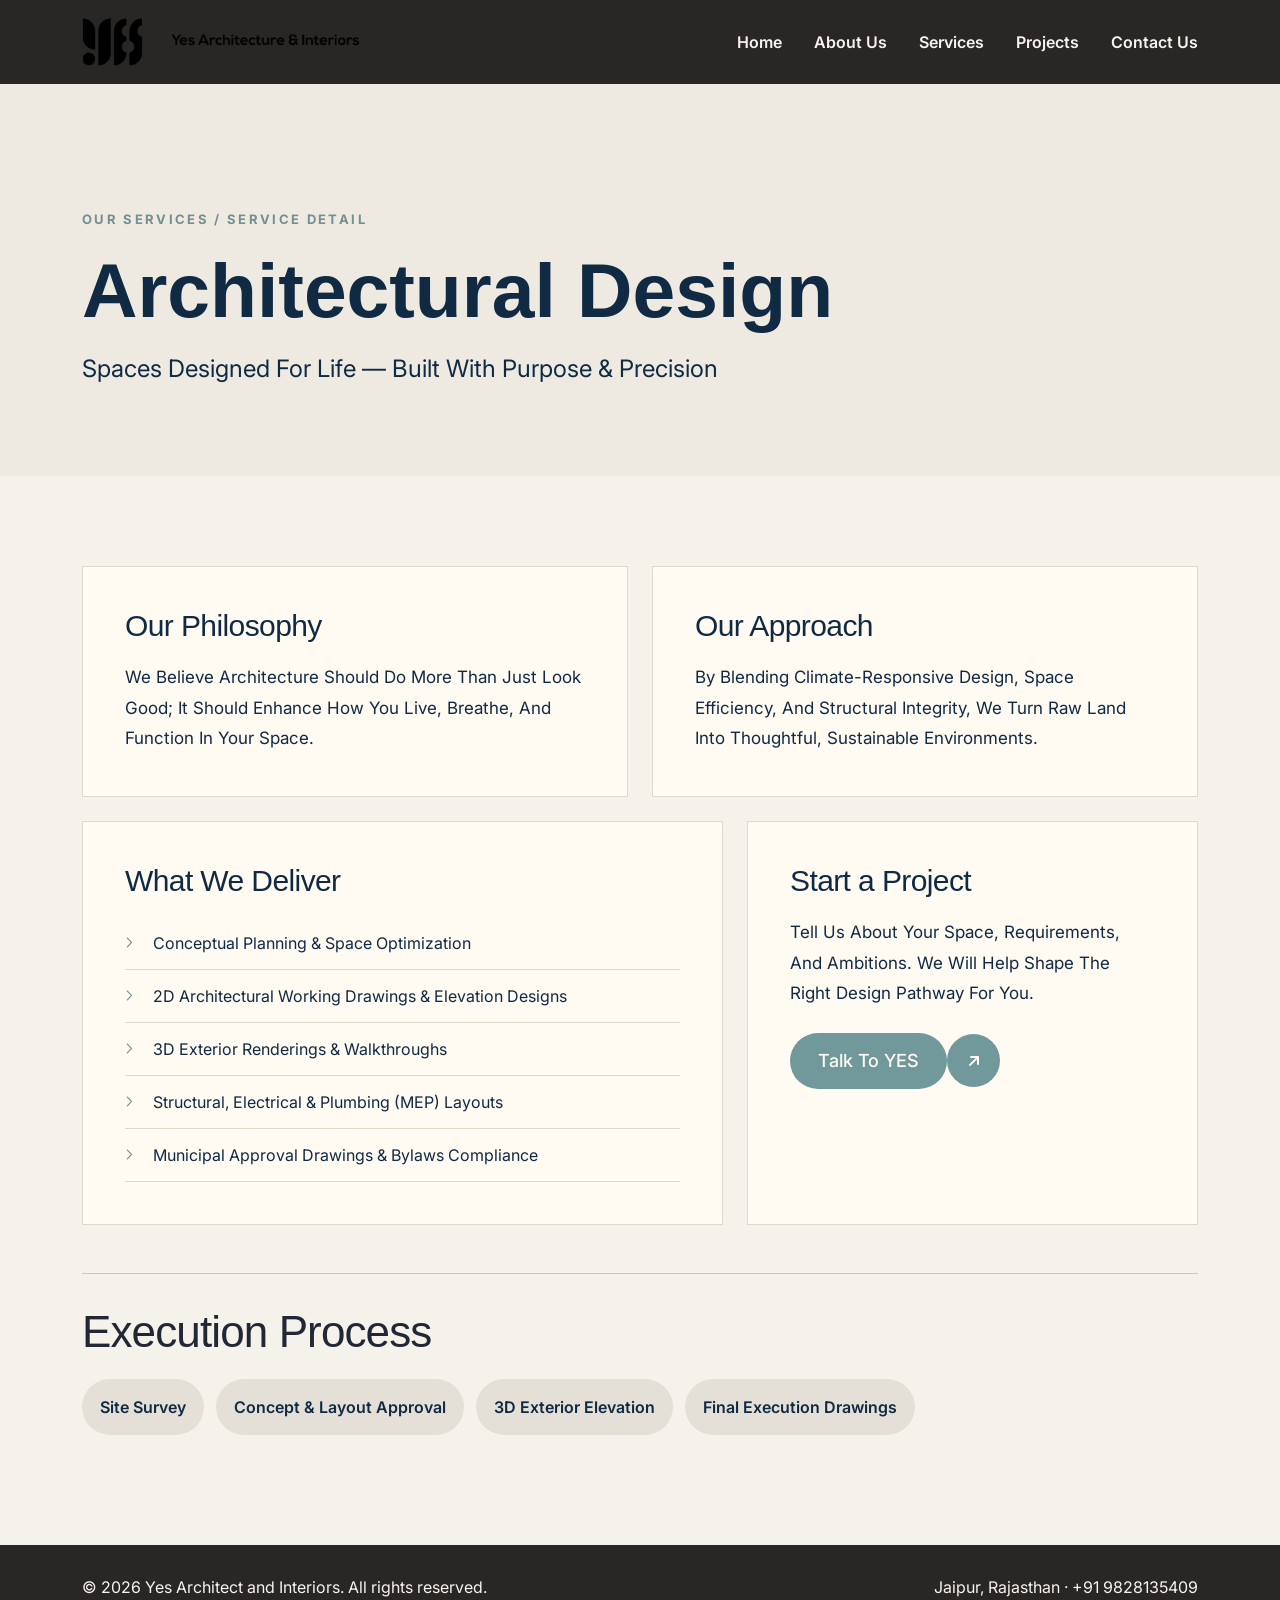
<file: service-details.html>
<!DOCTYPE html>
<html lang="en">
<head>
    <meta charset="UTF-8">
    <meta name="viewport" content="width=device-width, initial-scale=1">
    <meta name="author" content="Yes Architect and Interiors">
    <meta name="description" content="Service details from Yes Architect and Interiors.">
    <title>Service Details - Yes Architect and Interiors</title>
    <link rel="shortcut icon" href="assets/img/favicon.svg">
    <link rel="stylesheet" href="assets/css/bootstrap.min.css">
    <link rel="stylesheet" href="assets/css/all.min.css">
    <link rel="stylesheet" href="assets/css/main.css">
    <style>
        .service-detail-page { background: #f5f2ec; color: #102a43; }
        .service-detail-nav { background: #292725; padding: 18px 0; }
        .service-detail-nav .navbar-brand img { max-height: 48px; width: auto; }
        .service-detail-nav a { color: #f7f3ed; text-decoration: none; margin-left: 28px; font-weight: 600; }
        .service-detail-nav a:hover { color: #b5c7c6; }
        .service-detail-hero { padding: 120px 0 90px; background: #eee9e1; }
        .service-detail-kicker { color: #738f91; text-transform: uppercase; letter-spacing: .18em; font-size: 13px; font-weight: 700; }
        .service-detail-hero h1 { max-width: 850px; margin: 18px 0 22px; color: #102a43; font-size: clamp(42px, 6vw, 82px); line-height: 1.03; }
        .service-detail-tagline { max-width: 700px; font-size: 24px; line-height: 1.4; }
        .service-detail-main { padding: 90px 0 110px; }
        .service-detail-panel { height: 100%; padding: 42px; background: #fffaf2; border: 1px solid #dfd8cd; }
        .service-detail-panel h2 { margin-bottom: 20px; color: #102a43; font-size: 30px; }
        .service-detail-panel p { font-size: 17px; line-height: 1.8; margin-bottom: 0; }
        .service-detail-scope { margin: 0; padding: 0; list-style: none; }
        .service-detail-scope li { padding: 14px 0 14px 28px; border-bottom: 1px solid #dfd8cd; position: relative; line-height: 1.5; }
        .service-detail-scope li::before { content: '\f054'; font-family: 'Font Awesome 6 Pro'; position: absolute; left: 0; top: 17px; color: #738f91; font-size: 12px; }
        .service-detail-process { margin-top: 48px; padding-top: 34px; border-top: 1px solid #cfc7bb; }
        .service-detail-process h2 { margin-bottom: 22px; }
        .service-detail-steps { display: flex; flex-wrap: wrap; gap: 12px; margin: 0; padding: 0; list-style: none; }
        .service-detail-steps li { padding: 14px 18px; background: #e5e0d7; border-radius: 30px; font-weight: 600; }
        .service-detail-footer { padding: 28px 0; background: #292725; color: #f7f3ed; }
        @media (max-width: 767px) { .service-detail-nav a { margin-left: 12px; font-size: 13px; } .service-detail-hero { padding: 85px 0 65px; } .service-detail-main { padding: 55px 0 70px; } .service-detail-panel { padding: 28px; } }
    </style>
</head>
<body class="service-detail-page">
    <header class="service-detail-nav">
        <div class="container d-flex align-items-center justify-content-between">
            <a class="navbar-brand m-0" href="index.html"><img src="assets/img/logo/yes-logo-black.png" alt="Yes Architect and Interiors"></a>
            <nav aria-label="Main navigation">
                <a href="index.html">Home</a>
                <a href="about.html">About Us</a>
                <a href="service.html">Services</a>
                <a href="project.html">Projects</a>
                <a href="contact.html">Contact Us</a>
            </nav>
        </div>
    </header>

    <main>
        <section class="service-detail-hero">
            <div class="container">
                <span class="service-detail-kicker">Our Services / Service Detail</span>
                <h1 id="service-title">Architectural Design</h1>
                <p class="service-detail-tagline" id="service-tagline"></p>
            </div>
        </section>

        <section class="service-detail-main">
            <div class="container">
                <div class="row g-4">
                    <div class="col-lg-6">
                        <article class="service-detail-panel">
                            <h2>Our Philosophy</h2>
                            <p id="service-philosophy"></p>
                        </article>
                    </div>
                    <div class="col-lg-6">
                        <article class="service-detail-panel">
                            <h2>Our Approach</h2>
                            <p id="service-approach"></p>
                        </article>
                    </div>
                    <div class="col-lg-7">
                        <article class="service-detail-panel">
                            <h2>What We Deliver</h2>
                            <ul class="service-detail-scope" id="service-scope"></ul>
                        </article>
                    </div>
                    <div class="col-lg-5">
                        <article class="service-detail-panel">
                            <h2>Start a Project</h2>
                            <p>Tell us about your space, requirements, and ambitions. We will help shape the right design pathway for you.</p>
                            <a class="gt-theme-btn-main mt-4" href="contact.html"><span class="gt-theme-btn">Talk to YES</span><span class="gt-theme-btn-arrow-right"><i class="fa-solid fa-arrow-up-right"></i></span></a>
                        </article>
                    </div>
                </div>
                <div class="service-detail-process">
                    <h2>Execution Process</h2>
                    <ol class="service-detail-steps" id="service-process"></ol>
                </div>
            </div>
        </section>
    </main>

    <footer class="service-detail-footer">
        <div class="container d-flex flex-wrap justify-content-between gap-3">
            <span>© 2026 Yes Architect and Interiors. All rights reserved.</span>
            <span>Jaipur, Rajasthan · +91 9828135409</span>
        </div>
    </footer>

    <script>
        const services = {
            'architectural-design': {
                title: 'Architectural Design', tagline: 'Spaces Designed for Life — Built with Purpose & Precision',
                philosophy: 'We believe architecture should do more than just look good; it should enhance how you live, breathe, and function in your space.',
                approach: 'By blending climate-responsive design, space efficiency, and structural integrity, we turn raw land into thoughtful, sustainable environments.',
                scope: ['Conceptual Planning & Space Optimization', '2D Architectural Working Drawings & Elevation Designs', '3D Exterior Renderings & Walkthroughs', 'Structural, Electrical & Plumbing (MEP) Layouts', 'Municipal Approval Drawings & Bylaws Compliance'],
                process: ['Site Survey', 'Concept & Layout Approval', '3D Exterior Elevation', 'Final Execution Drawings']
            },
            'interior-design': {
                title: 'Interior Design', tagline: 'Interior Environments That Reflect Who You Are',
                philosophy: "A great interior isn't about filling rooms with luxury—it's about crafting a personal sanctuary that feels effortless, comfortable, and uniquely yours.",
                approach: 'We balance visual aesthetics with spatial utility, using tailored material selection, ergonomic layouts, and custom lighting.',
                scope: ['Space Planning & Furniture Layouts', 'Mood Boards, Color Palettes & Material Selection', 'Photorealistic 3D Interior Views', 'False Ceiling, Lighting & Electrical Drawings', 'Custom Furniture, Joinery & Millwork Details'],
                process: ['Requirement Mapping', 'Space Layout', '3D Renderings & Material Selection', 'Detailed Working Drawings']
            },
            'integrated-design': {
                title: 'Integrated Design (Architecture + Interiors)', tagline: 'One Unified Vision — Inside and Out',
                philosophy: "When a building’s exterior structure and interior flow don't align, spaces feel disconnected and execution gets messy.",
                approach: 'We design the architecture and interiors as one continuous narrative, ensuring zero design clashes and a completely harmonious space.',
                scope: ['Complete Exterior Architecture + Interior Space Design', 'Integrated Structural & Lighting Layouts', 'Uniform Material & Color Palette for Exterior & Interior', 'Complete Working Drawings Package (Architectural + Interior MEP)', 'End-to-End Design Coordination'],
                process: ['Master Planning', 'Integrated 2D Layouts', 'Exterior & Interior 3D Design', 'Unified Execution Package']
            },
            'turnkey-solutions': {
                title: 'Turnkey Solutions', tagline: 'From Blank Canvas to Key Handover — Totally Stress-Free',
                philosophy: 'Building or renovating your property should be an exciting journey, not a daily headache of dealing with contractors, delays, and budget leaks.',
                approach: 'We act as your single point of responsibility—managing site teams, material quality, timelines, and budgets from start to finish.',
                scope: ['End-to-End Civil Construction & Interior Execution', 'Material Procurement & Quality Inspections', 'On-Site Supervision, Safety & Labor Management', 'Project Timeline & BOQ (Budget) Tracking', 'Final Site Deep Cleaning & Key Handover'],
                process: ['Approved Drawings & Budgeting', 'Contracting & Site Preparation', 'Execution & Quality Checks', 'On-Time Handover']
            },
            'hospitality-planning-design': {
                title: 'Hospitality Planning & Design', tagline: 'Commercial Spaces Engineered for Unforgettable Guest Experiences',
                philosophy: 'In hospitality, design is your strongest business asset—it sets the mood, tells your brand story, and keeps customers coming back.',
                approach: 'We blend experiential interior design with smart circulation planning to optimize guest flow, staff movement, and overall business profitability.',
                scope: ['Master Planning for Hotels, Resorts, Cafes & Fine Dining Restaurants', 'Guest Flow, Zoning & Operations Circulation Planning', 'Commercial Kitchen Layouts & Service Area Coordinated Planning', 'Theme-Based Interior Concepts'],
                process: ['Brand Concept & Feasibility Study', 'Zoning & Layout Planning', 'Experiential 3D Design', 'Specialized Execution Drawings']
            }
        };
        const key = new URLSearchParams(window.location.search).get('service') || 'architectural-design';
        const service = services[key] || services['architectural-design'];
        document.title = service.title + ' - Yes Architect and Interiors';
        document.getElementById('service-title').textContent = service.title;
        document.getElementById('service-tagline').textContent = service.tagline;
        document.getElementById('service-philosophy').textContent = service.philosophy;
        document.getElementById('service-approach').textContent = service.approach;
        document.getElementById('service-scope').innerHTML = service.scope.map(item => '<li>' + item + '</li>').join('');
        document.getElementById('service-process').innerHTML = service.process.map(item => '<li>' + item + '</li>').join('');
    </script>
</body>
</html>
</file>
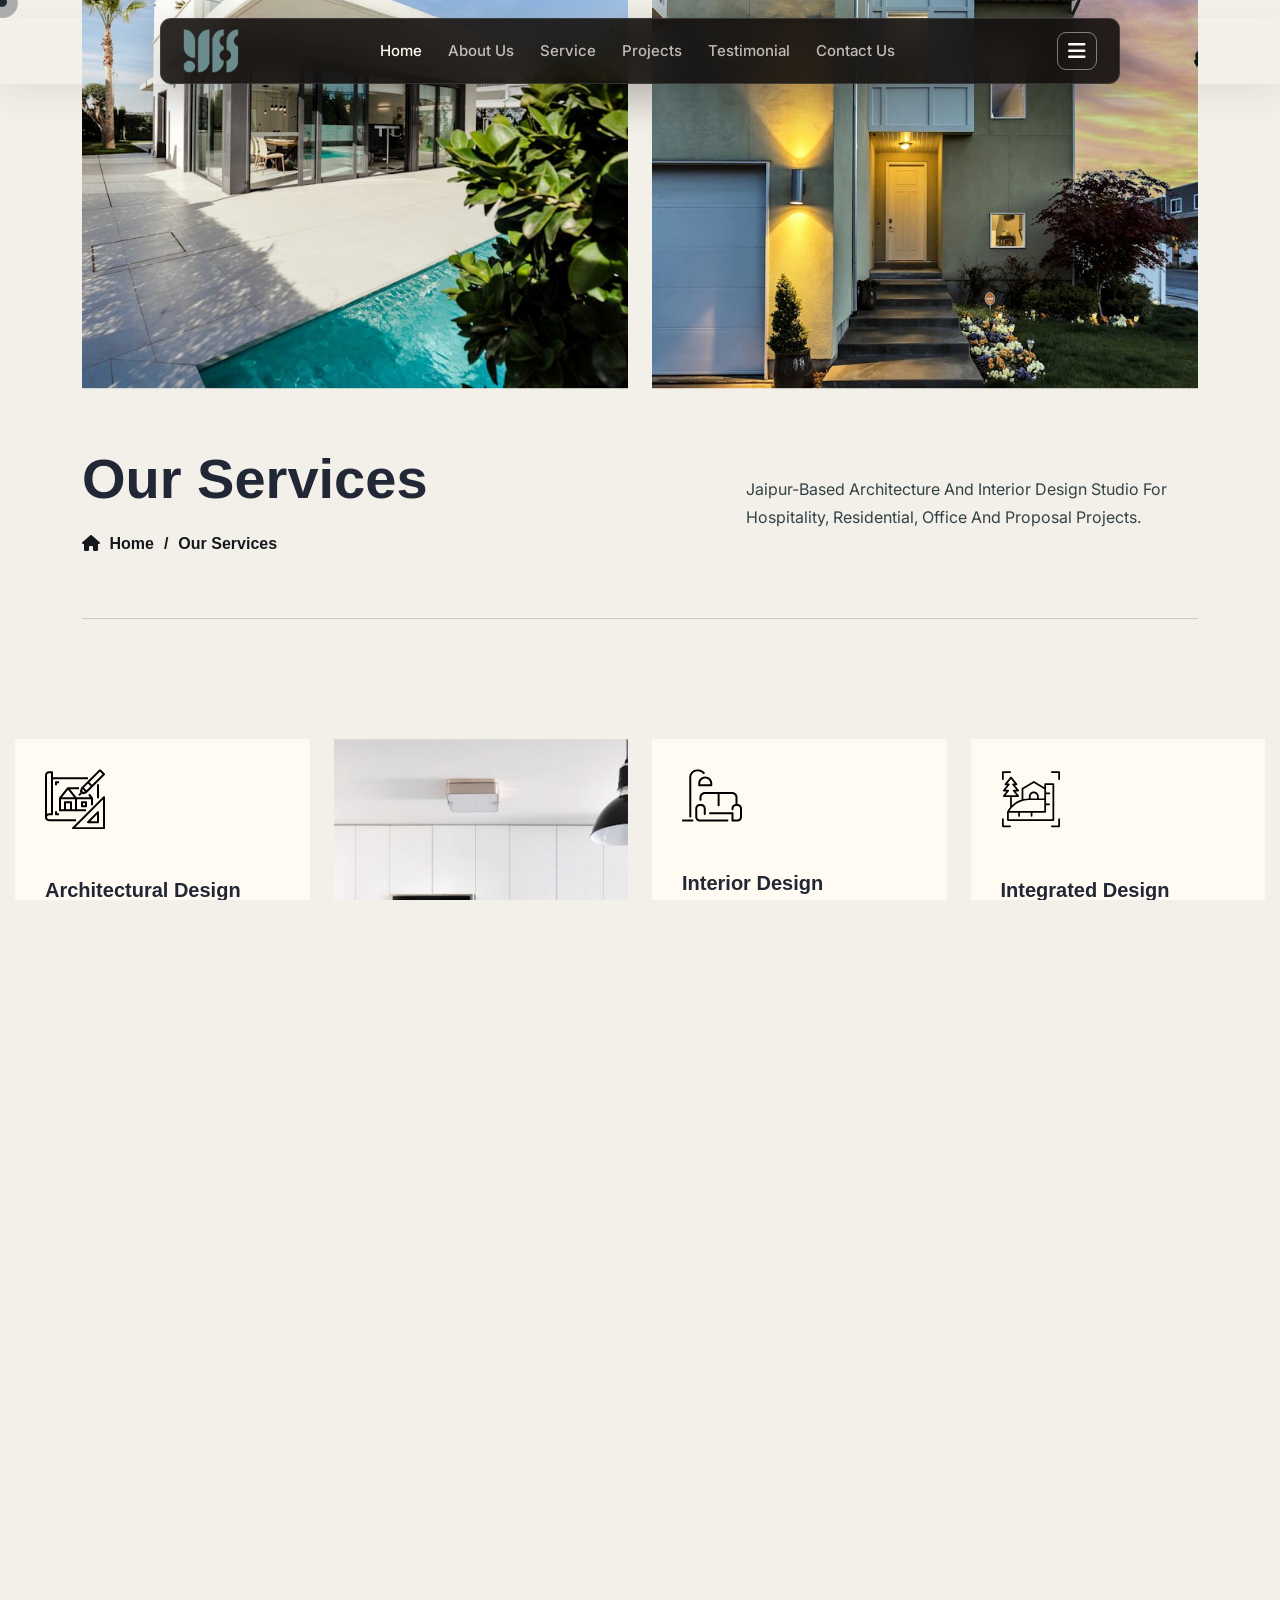
<file: service.html>
<!DOCTYPE html>
<html lang="en">
    <!--<< Header Area >>-->
    <head>
        <!-- ========== Meta Tags ========== -->
        <meta charset="UTF-8">
        <meta http-equiv="X-UA-Compatible" content="IE=edge">
        <meta name="viewport" content="width=device-width, initial-scale=1">
        <meta name="author" content="Yes Architect and Interiors">
        <meta name="description" content="Yes Architect and Interiors - architecture, interior design, and drawing development studio in Jaipur.">
        <!-- ======== Page title ============ -->
        <title>Yes Architect and Interiors - Architecture &amp; Interior Design</title>
        <!--<< Favcion >>-->
        <link rel="shortcut icon" href="assets/img/favicon.svg">
        <!--<< Bootstrap min.css >>-->
        <link rel="stylesheet" href="assets/css/bootstrap.min.css">
        <!--<< All Min Css >>-->
        <link rel="stylesheet" href="assets/css/all.min.css">
        <!--<< Animate.css >>-->
        <link rel="stylesheet" href="assets/css/animate.css">
        <!--<< Magnific Popup.css >>-->
        <link rel="stylesheet" href="assets/css/magnific-popup.css">
        <!--<< MeanMenu.css >>-->
        <link rel="stylesheet" href="assets/css/meanmenu.css">
        <!--<< Swiper Bundle.css >>-->
        <link rel="stylesheet" href="assets/css/swiper-bundle.min.css">
        <!--<< Nice Select.css >>-->
        <link rel="stylesheet" href="assets/css/nice-select.css">
        <!--<< Main.css >>-->
        <link rel="stylesheet" href="assets/css/main.css">
    </head>
    <body>

        <!-- Preloader Area Start -->
        <div class="preloader is-loading">
            <div class="preloader-inner">
                <div class="preloader-ball-wrap">
                    <div class="preloader-ball-inner-wrap">
                        <div class="preloader-ball-inner">
                            <div class="preloader-ball"></div>
                        </div>
                        <div class="preloader-ball-shadow"></div>
                    </div>
                    <div id="weave-anim" class="preloader-text">Loading...</div>
                </div>
            </div>
            <div class="preloader-overlay"></div>
        </div>

        <!-- Back To Top Start -->
        <button id="back-top" class="back-to-top">
            <i class="fa-regular fa-arrow-up"></i>
        </button>

        <!-- GT MouseCursor Start -->
        <div class="mouseCursor cursor-outer"></div>
        <div class="mouseCursor cursor-inner"></div>

        <!-- Offcanvas Area Start -->
        <div class="fix-area">
            <div class="offcanvas__info">
                <div class="offcanvas__wrapper">
                    <div class="offcanvas__content">
                        <div class="offcanvas__top mb-5 d-flex justify-content-between align-items-center">
                            <div class="offcanvas__logo">
                                <a href="index.html">
                                    <img src="assets/img/logo/yes-logo-black.png" alt="logo-img">
                                </a>
                            </div>
                            <div class="offcanvas__close">
                                <button>
                                <i class="fas fa-times"></i>
                                </button>
                            </div>
                        </div>
                        <p class="text d-none d-xl-block">
                            Yes Architect and Interiors is a Jaipur-based studio for architecture design, interior design and drawing development.
                        </p>
                        <div class="mobile-menu fix mb-3"></div>
                        <div class="offcanvas__contact d-xl-block">
                            <h4 class="d-xl-block">Contact Info</h4>
                            <ul class="d-xl-block">
                                <li class="d-flex align-items-center">
                                    <div class="offcanvas__contact-icon">
                                        <i class="fal fa-map-marker-alt"></i>
                                    </div>
                                    <div class="offcanvas__contact-text">
                                        <a target="_blank" href="#">Rameshwaram Moti Aashirwad Building, Raja Park, Jaipur</a>
                                    </div>
                                </li>
                                <li class="d-flex align-items-center">
                                    <div class="offcanvas__contact-icon mr-15">
                                        <i class="fal fa-envelope"></i>
                                    </div>
                                    <div class="offcanvas__contact-text">
                                        <a href="mailto:yesarchint@gmail.com"><span>yesarchint@gmail.com</span></a>
                                    </div>
                                </li>
                                <li class="d-flex align-items-center">
                                    <div class="offcanvas__contact-icon mr-15">
                                        <i class="fal fa-clock"></i>
                                    </div>
                                    <div class="offcanvas__contact-text">
                                        <a target="_blank" href="#">Jaipur, Rajasthan</a>
                                    </div>
                                </li>
                                <li class="d-flex align-items-center">
                                    <div class="offcanvas__contact-icon mr-15">
                                        <i class="far fa-phone"></i>
                                    </div>
                                    <div class="offcanvas__contact-text">
                                        <a href="tel:+919828135409">+91 9828135409</a>
                                    </div>
                                </li>
                            </ul>
                            <div class="social-icon d-flex align-items-center">
                                <a href="#"><i class="fab fa-facebook-f"></i></a>
                                <a href="#"><i class="fab fa-twitter"></i></a>
                                <a href="#"><i class="fab fa-youtube"></i></a>
                                <a href="#"><i class="fab fa-linkedin-in"></i></a>
                            </div>
                        </div>
                    </div>
                </div>
            </div>
        </div>
        <div class="offcanvas__overlay"></div>

        <!-- Header Section Start -->
        <header id="header-sticky" class="header-1 header-hero-nav">
            <div class="container-fluid">
                <div class="mega-menu-wrapper">
                    <div class="header-main">
                        <div class="header-left">
                            <div class="logo">
                            <a href="index.html" class="header-logo">
                                <img src="assets/img/logo/yes-logo-black.png" alt="logo-img">
                            </a>
                            <a href="index.html" class="header-logo-2">
                                <img src="assets/img/logo/yes-logo-black.png" alt="logo-img">
                            </a>
                        </div>
                        </div>
                        <div class="mean__menu-wrapper">
                                <div class="main-menu">
                                    <nav id="mobile-menu">
                                        <ul>
                                            <li class="active"><a href="index.html">Home</a></li>
                                            <li><a href="about.html">About Us</a></li>
                                            <li><a href="service.html">Service</a></li>
                                            <li><a href="project.html">Projects</a></li>
                                            <li><a href="testimonial.html">Testimonial</a></li>
                                            <li><a href="contact.html">Contact Us</a></li>
                                        </ul>
                                    </nav>
                                </div>
                            </div> 
                          <div class="header-right d-flex justify-content-end align-items-center">
                            <div class="header-btn">
                                <span>
                                    <a href="tel:+919828135409">+91 9828135409</a>
                                </span>
                            <div class="header__hamburger d-xl-block my-auto">
                                <div class="sidebar__toggle">
                                    <i class="fas fa-bars"></i>
                                </div>
                              </div>
                            </div>
                        </div>
                    </div>
                </div>
            </div>
        </header>

        <div class="page-wrapper">
       
            <div id="smooth-wrapper">
                <div id="smooth-content">

                    <!-- Breadcrumb Section Start -->
                    <section class="breadcrumb-wrapper fix">
                        <div class="container">
                            <div class="row">
                                <div class="col-lg-6 col-md-6">
                                    <div class="breadcrumb-thumb">
                                        <img src="assets/img/inner-page/breadcrumb-2.jpg" alt="img">
                                    </div>
                                </div>
                                <div class="col-lg-6 col-md-6">
                                    <div class="breadcrumb-thumb style-2">
                                        <img src="assets/img/inner-page/breadcrumb-3.jpg" alt="img">
                                    </div>
                                </div>
                                <div class="col-xl-12">
                                    <div class="page-heading">
                                        <div class="content">
                                            <h1>our services</h1>
                                            <ul class="breadcrumb-items wow fadeInUp" data-wow-delay=".5s">
                                                <li>
                                                    <a href="index.html">
                                                        <i class="fa-solid fa-house"></i> Home
                                                    </a>
                                                </li>
                                                <li>
                                                    /
                                                </li>
                                                <li>
                                                    our services
                                                </li>
                                            </ul>
                                        </div>
                                        <p>
                                            Jaipur-based architecture and interior design studio for hospitality, residential, office and proposal projects.
                                        </p>
                                    </div>
                                </div>
                            </div>
                        </div>
                    </section>

                    <!-- Service Section Start -->
                   <section class="service-section-2 fix section-padding">
                        <div class="container">
                            <div class="section-title-area d-none">
                                <div class="content wow fadeInUp" data-wow-delay=".3s">
                                    <p>
                                        We provide integrated architectural, interior, turnkey, and hospitality design solutions for spaces shaped around people and purpose.
                                    </p>
                                    <a href="service.html" class="theme-btn-2">
                                        <i class="icon-left fa-sharp fa-regular fa-arrow-up-right"></i>
                                        <span class="btn-title">View All Service</span>
                                        <i class="icon-right fa-sharp fa-regular fa-arrow-up-right"></i>
                                    </a>
                                </div>
                                <div class="section-title">
                                    <span class="sub-title tz-sub-tilte tz-sub-anim tx-subTitle">Our Services</span>
                                    <h2 class="tx-title sec_title  tz-itm-title tz-itm-anim">
                                        Architecture, Interior <br> And Integrated Design Services
                                    </h2>
                                </div>
                            </div>
                        </div>
                        <div class="row g-4">
                            <div class="col-xl-3 col-lg-4 col-md-6 wow fadeInUp" data-wow-delay=".2s">
                                <div class="service-card-items-2">
                                    <div class="icon">
                                        <img src="assets/img/home-2/service-icon1.svg" alt="img">
                                    </div>
                                    <div class="content">
                                        <h3 class="title">
                                            <a href="service-details.html?service=architectural-design">Architectural Design</a>
                                        </h3>
                                        <p>
                                            Comprehensive architectural planning and design tailored to your space, structural feasibility, and lifestyle requirements.
                                        </p>
                                        <a class="gt-theme-btn-main bg-2" href="service-details.html?service=architectural-design">
                                            <span class="gt-theme-btn-arrow-left"> <i class="fa-solid fa-arrow-up-right"></i> </span>
                                            <span class="gt-theme-btn">view service</span>
                                            <span class="gt-theme-btn-arrow-right"> <i class="fa-solid fa-arrow-up-right"></i> </span>
                                        </a>
                                    </div>
                                </div>
                            </div>
                            <div class="col-xl-3 col-lg-4 col-md-6 wow fadeInUp" data-wow-delay=".4s">
                               <div class="service-card-image-2">
                                <img src="assets/img/home-2/service-image.jpg" alt="img">
                               </div>
                            </div>
                            <div class="col-xl-3 col-lg-4 col-md-6 wow fadeInUp" data-wow-delay=".6s">
                                <div class="service-card-items-2">
                                    <div class="icon">
                                        <img src="assets/img/home-2/service-icon2.svg" alt="img">
                                    </div>
                                    <div class="content">
                                        <h3 class="title">
                                            <a href="service-details.html?service=interior-design">Interior Design</a>
                                        </h3>
                                        <p>
                                            Bespoke interior solutions blending functionality, aesthetics, material selection, and personalized space utilization.
                                        </p>
                                        <a class="gt-theme-btn-main bg-2" href="service-details.html?service=interior-design">
                                            <span class="gt-theme-btn-arrow-left"> <i class="fa-solid fa-arrow-up-right"></i> </span>
                                            <span class="gt-theme-btn">view service</span>
                                            <span class="gt-theme-btn-arrow-right"> <i class="fa-solid fa-arrow-up-right"></i> </span>
                                        </a>
                                    </div>
                                </div>
                            </div>
                            <div class="col-xl-3 col-lg-4 col-md-6 wow fadeInUp" data-wow-delay=".8s">
                                <div class="service-card-items-2">
                                    <div class="icon">
                                        <img src="assets/img/home-2/service-icon3.svg" alt="img">
                                    </div>
                                    <div class="content">
                                        <h3 class="title">
                                            <a href="service-details.html?service=integrated-design">Integrated Design (Architecture + Interiors)</a>
                                        </h3>
                                        <p>
                                            Seamless end-to-end design solutions that harmonize structural architecture with thoughtful interior design.
                                        </p>
                                        <a class="gt-theme-btn-main bg-2" href="service-details.html?service=integrated-design">
                                            <span class="gt-theme-btn-arrow-left"> <i class="fa-solid fa-arrow-up-right"></i> </span>
                                            <span class="gt-theme-btn">view service</span>
                                            <span class="gt-theme-btn-arrow-right"> <i class="fa-solid fa-arrow-up-right"></i> </span>
                                        </a>
                                    </div>
                                </div>
                            </div>
                            <div class="col-xl-3 col-lg-4 col-md-6 wow fadeInUp" data-wow-delay=".2s">
                                <div class="service-card-items-2">
                                    <div class="icon">
                                        <img src="assets/img/home-2/service-icon4.svg" alt="img">
                                    </div>
                                    <div class="content">
                                        <h3 class="title">
                                            <a href="service-details.html?service=turnkey-solutions">Turnkey Solutions</a>
                                        </h3>
                                        <p>
                                            Complete hassle-free project execution from initial concept and drawings to site execution and final handover.
                                        </p>
                                        <a class="gt-theme-btn-main bg-2" href="service-details.html?service=turnkey-solutions">
                                            <span class="gt-theme-btn-arrow-left"> <i class="fa-solid fa-arrow-up-right"></i> </span>
                                            <span class="gt-theme-btn">view service</span>
                                            <span class="gt-theme-btn-arrow-right"> <i class="fa-solid fa-arrow-up-right"></i> </span>
                                        </a>
                                    </div>
                                </div>
                            </div>
                            <div class="col-xl-3 col-lg-4 col-md-6 wow fadeInUp" data-wow-delay=".4s">
                                 <div class="service-card-image-2">
                                     <img src="assets/img/home-2/service-image2.jpg" alt="Contemporary architectural building">
                                 </div>
                            </div>
                             <div class="col-xl-3 col-lg-4 col-md-6 wow fadeInUp" data-wow-delay=".8s">
                                 <div class="service-card-items-2">
                                     <div class="icon">
                                         <img src="assets/img/home-2/service-icon6.svg" alt="img">
                                     </div>
                                     <div class="content">
                                         <h3 class="title">
                                              <a href="service-details.html?service=hospitality-planning-design">Hospitality Planning &amp; Design</a>
                                         </h3>
                                         <p>
                                             Specialized interior and spatial planning for hotels, resorts, cafes, and restaurants to elevate guest experiences.
                                         </p>
                                         <a class="gt-theme-btn-main bg-2" href="service-details.html?service=hospitality-planning-design">
                                            <span class="gt-theme-btn-arrow-left"> <i class="fa-solid fa-arrow-up-right"></i> </span>
                                            <span class="gt-theme-btn">view service</span>
                                            <span class="gt-theme-btn-arrow-right"> <i class="fa-solid fa-arrow-up-right"></i> </span>
                                        </a>
                                     </div>
                                 </div>
                             </div>
                             <div class="col-xl-3 col-lg-4 col-md-6 wow fadeInUp" data-wow-delay="1s">
                                 <div class="service-card-image-2">
                                     <img src="assets/img/home-2/service-image.jpg" alt="Interior design detail">
                                 </div>
                             </div>
                         </div>
                   </section>

                   <!-- Mission Section Start -->
                   <section class="mission-section fix section-padding section-bg-3">
                        <div class="container">
                            <div class="row g-4">
                                <div class="col-lg-4 col-lg-4 d-flex flex-column">
                                     <div class="section-title mb-0">
                                        <span class="sub-title tz-sub-tilte tz-sub-anim tx-subTitle mb-0">Our Mission & Vision</span>
                                    </div>
                                    <div class="mission-image mt-auto">
                                        <img src="assets/img/home-1/mission.jpg" alt="img">
                                    </div>
                                </div>
                                <div class="col-lg-8">
                                    <div class="mission-items">
                                        <div class="section-title mb-0">
                                            <h2 class="text_invert-2">
                                            To create clear, practical and well-documented spaces through architecture design, interior design and drawing development.
                                            </h2>
                                        </div>
                                        <ul class="accordion-box">
                                            <!--Block-->
                                            <li class="accordion block">
                                                <div class="acc-btn">
                                                   Requirement Understanding
                                                    <div class="icon fa-regular fa-plus"></div>
                                                </div>
                                                <div class="acc-content current" style="display: none;">
                                                    <div class="content">
                                                        <div class="text">
                                                           We keep client needs, budget, circulation and execution constraints at the center of every design decision.
                                                        </div>
                                                    </div>
                                                </div>
                                            </li>
                                            <!--Block-->
                                            <li class="accordion block">
                                                <div class="acc-btn">
                                                    Planning & Circulation
                                                    <div class="icon fa-regular fa-plus"></div>
                                                </div>
                                                <div class="acc-content" style="display: none;">
                                                    <div class="content">
                                                        <div class="text">
                                                            We keep client needs, budget, circulation and execution constraints at the center of every design decision.
                                                        </div>
                                                    </div>
                                                </div>
                                            </li>
                                             <!--Block-->
                                            <li class="accordion block active-block">
                                                <div class="acc-btn active">
                                                   Material & Service Coordination
                                                    <div class="icon fa-regular fa-plus"></div>
                                                </div>
                                                <div class="acc-content" style="display: block;">
                                                    <div class="content">
                                                        <div class="text">
                                                           We keep client needs, budget, circulation and execution constraints at the center of every design decision.
                                                        </div>
                                                    </div>
                                                </div>
                                            </li>
                                             <!--Block-->
                                            <li class="accordion block">
                                                <div class="acc-btn">
                                                   Detailed Documentation
                                                    <div class="icon fa-regular fa-plus"></div>
                                                </div>
                                                <div class="acc-content">
                                                    <div class="content">
                                                        <div class="text">
                                                            We keep client needs, budget, circulation and execution constraints at the center of every design decision.
                                                        </div>
                                                    </div>
                                                </div>
                                            </li>
                                        </ul>
                                    </div>
                                </div>
                            </div>
                        </div>
                   </section>

                   <!-- Footer Section Start -->
                   <footer class="footer-section-2 section-padding pb-0 footer-bg-2  fix">
                    <div class="container">
                            <a href="index.html" class="footer-logo wow fadeInUp" data-wow-delay=".3s">
                                <img src="assets/img/logo/yes-logo-white.png" alt="img">
                            </a>
                        </div>
                        <div class="footer-widget-wrapper-2 wrapper-style-3">
                            <div class="container">
                                <div class="footer-widget-wrap">
                                    <div class="footer-widget-items wow fadeInUp" data-wow-delay=".3s">
                                        <div class="widget-head">
                                            <span>Quick Links</span>
                                        </div>
                                        <ul>
                                            <li>
                                                <a href="index.html">Home</a>
                                            </li>
                                            <li>
                                                <a href="about.html">About</a>
                                            </li>
                                            <li>
                                                <a href="service.html">Service</a>
                                            </li>
                                            <li>
                                                <a href="project.html">Projects</a>
                                            </li>
                                            <li>
                                                <a href="contact.html">Contact</a>
                                            </li>
                                        </ul>
                                    </div>
                                    <div class="footer-widget-items wow fadeInUp" data-wow-delay=".5s">
                                        <div class="widget-head">
                                            <span>Social Media</span>
                                        </div>
                                        <ul>
                            <li>
                                                <a href="https://www.facebook.com/profile.php?id=61589572240669" target="_blank" rel="noopener noreferrer">Facebook</a>
                                            </li>
                                            <li>
                                                <a href="https://www.instagram.com/yes.architecture.interiors?igsi=MXAwajQydWZ4ZjByMw==" target="_blank" rel="noopener noreferrer">Instagram</a>
                                            </li>
                                            <li>
                                                <a href="https://www.linkedin.com/in/yashpal-singh-katihar-31b791306/" target="_blank" rel="noopener noreferrer">LinkedIn</a>
                                            </li>
                                        </ul>
                                    </div>
                                    <div class="footer-widget-items wow fadeInUp" data-wow-delay=".7s">
                                        <div class="widget-head">
                                            <span>Contact Address</span>
                                        </div>
                                        <ul class="style-2">
                                            <li class="text-white">
                                                Rameshwaram Moti Aashirwad Building,<br> Raja Park, Jaipur - 302004
                                            </li>
                                            <li>
                                                <a href="tel:+919828135409">+91 9828135409</a>
                                            </li>
                                            <li>
                                                <a href="mailto:yesarchint@gmail.com">yesarchint@gmail.com</a>
                                            </li>
                                        </ul>
                                    </div>
                                </div>
                            </div>
                        </div>
                        <div class="footer-bottom-2">
                            <div class="container">
                                <p class="wow fadeInUp">
                                   &copy; 2026 Yes Architect and Interiors. All rights reserved.
                                </p>
                            </div>
                        </div>
                   </footer>

                </div>
            </div>
        </div>

    
        <!--<< All JS Plugins >>-->
        <script src="assets/js/jquery-3.7.1.min.js"></script>
        <!--<< Viewport Js >>-->
        <script src="assets/js/viewport.jquery.js"></script>
        <!--<< Bootstrap Js >>-->
        <script src="assets/js/bootstrap.bundle.min.js"></script>
        <!--<< Gsap Min Js >>-->
        <script src="assets/js/gsap.min.js"></script>
        <!--<< ScrollTrigger Min Js >>-->
        <script src="assets/js/ScrollTrigger.min.js"></script>
        <!--<< ScrollSmoother Min Js >>-->
        <script src="assets/js/ScrollSmoother.min.js"></script>
        <!--<< ScrollToPlugin Min Js >>-->
        <script src="assets/js/ScrollToPlugin.min.js"></script>
        <!--<< SplitText Min Js >>-->
        <script src="assets/js/SplitText.min.js"></script>
        <!--<< TextPlugin Min Js >>-->
        <script src="assets/js/TextPlugin.js"></script>
         <!--<< Chroma Min Js >>-->
        <script src="assets/js/chroma.min.js"></script>
        <!--<< nice-selec Js >>-->
        <script src="assets/js/jquery.nice-select.min.js"></script>
        <!--<< Waypoints Js >>-->
        <script src="assets/js/jquery.waypoints.js"></script>
        <!--<< Counterup Js >>-->
        <script src="assets/js/jquery.counterup.min.js"></script>
        <!--<< Swiper Slider Js >>-->
        <script src="assets/js/swiper-bundle.min.js"></script>
        <!--<< MeanMenu Js >>-->
        <script src="assets/js/jquery.meanmenu.min.js"></script>
        <!--<< Parallaxie Js >>-->
        <script src="assets/js/parallaxie.js"></script>
        <!--<< Magnific Popup Js >>-->
        <script src="assets/js/jquery.magnific-popup.min.js"></script>
        <!--<< Wow Animation Js >>-->
        <script src="assets/js/wow.min.js"></script>
        <!--<< Main.js >>-->
        <script src="assets/js/main.js"></script>
    </body>
</html>
</file>
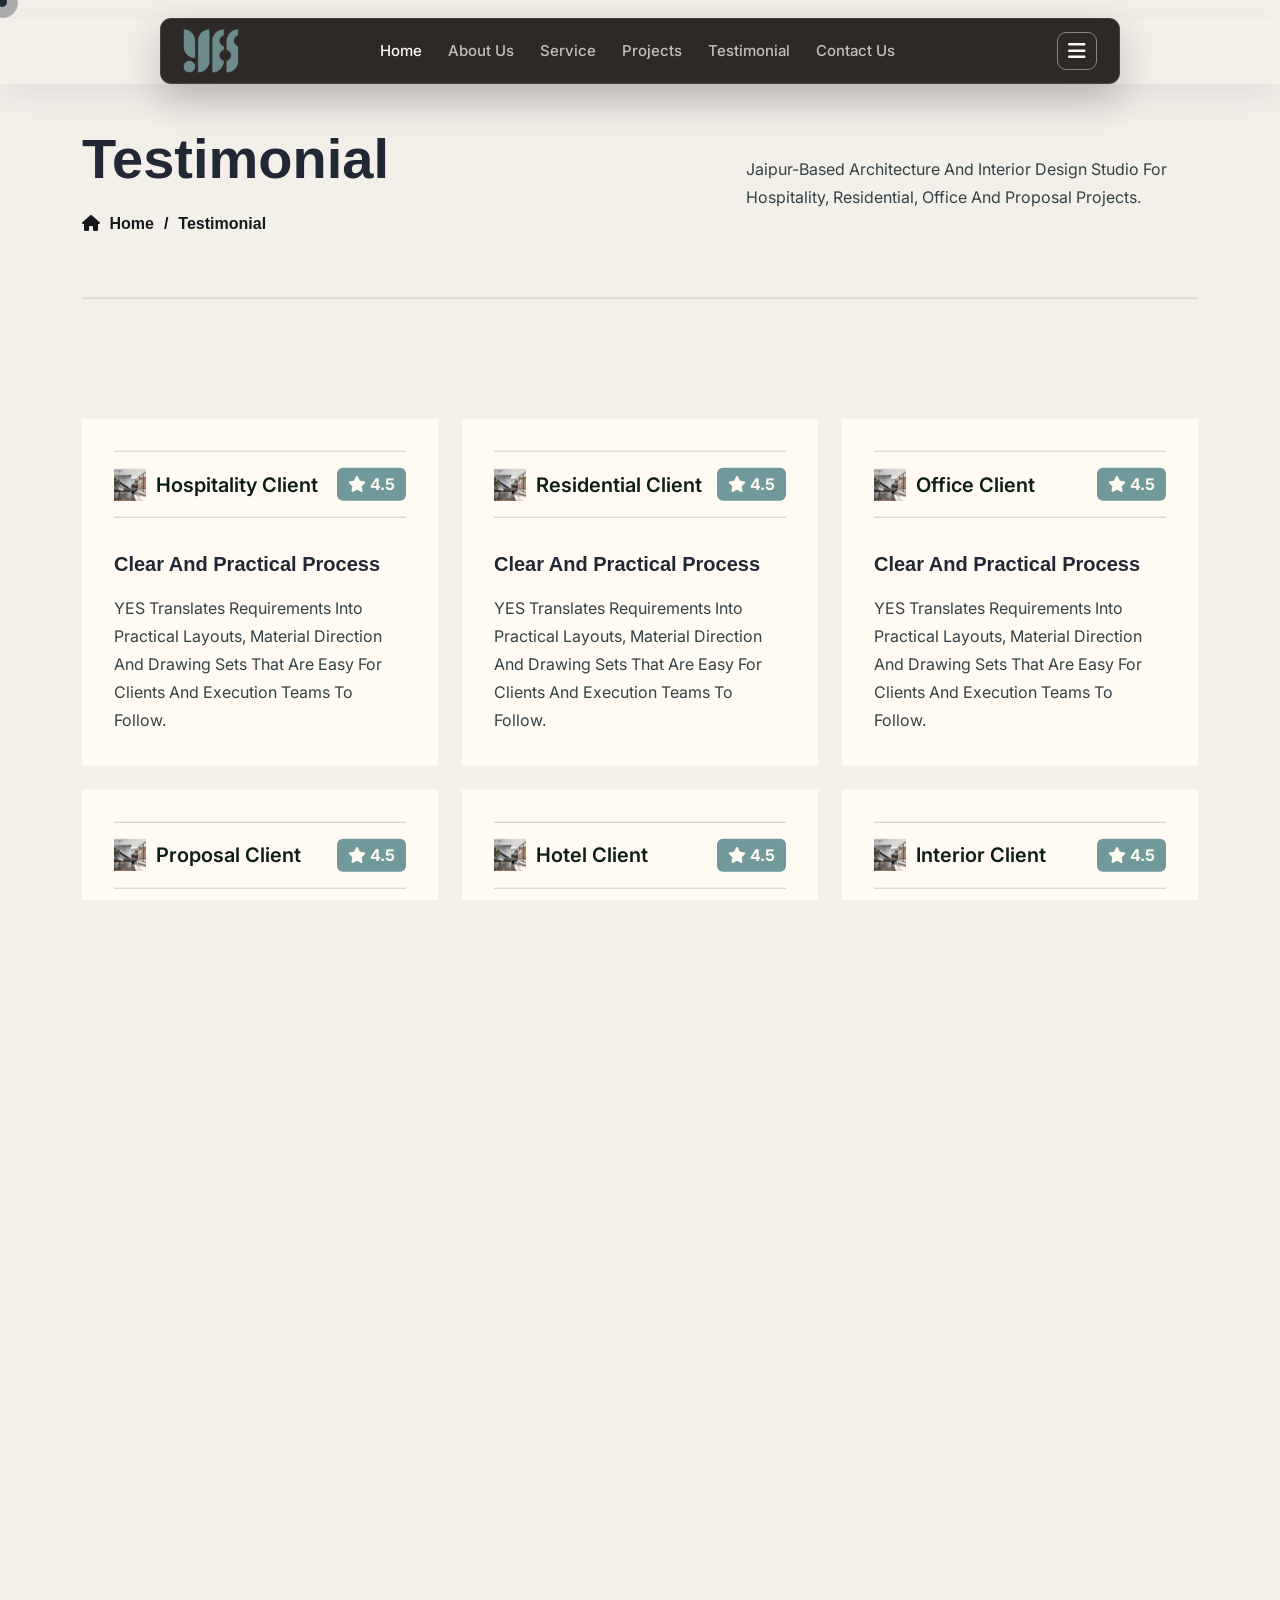
<file: testimonial.html>
<!DOCTYPE html>
<html lang="en">
    <!--<< Header Area >>-->
    <head>
        <!-- ========== Meta Tags ========== -->
        <meta charset="UTF-8">
        <meta http-equiv="X-UA-Compatible" content="IE=edge">
        <meta name="viewport" content="width=device-width, initial-scale=1">
        <meta name="author" content="Yes Architect and Interiors">
        <meta name="description" content="Yes Architect and Interiors - architecture, interior design, and drawing development studio in Jaipur.">
        <!-- ======== Page title ============ -->
        <title>Yes Architect and Interiors - Architecture &amp; Interior Design</title>
        <!--<< Favcion >>-->
        <link rel="shortcut icon" href="assets/img/favicon.svg">
        <!--<< Bootstrap min.css >>-->
        <link rel="stylesheet" href="assets/css/bootstrap.min.css">
        <!--<< All Min Css >>-->
        <link rel="stylesheet" href="assets/css/all.min.css">
        <!--<< Animate.css >>-->
        <link rel="stylesheet" href="assets/css/animate.css">
        <!--<< Magnific Popup.css >>-->
        <link rel="stylesheet" href="assets/css/magnific-popup.css">
        <!--<< MeanMenu.css >>-->
        <link rel="stylesheet" href="assets/css/meanmenu.css">
        <!--<< Swiper Bundle.css >>-->
        <link rel="stylesheet" href="assets/css/swiper-bundle.min.css">
        <!--<< Nice Select.css >>-->
        <link rel="stylesheet" href="assets/css/nice-select.css">
        <!--<< Main.css >>-->
        <link rel="stylesheet" href="assets/css/main.css">
    </head>
    <body>

        <!-- Preloader Area Start -->
        <div class="preloader is-loading">
            <div class="preloader-inner">
                <div class="preloader-ball-wrap">
                    <div class="preloader-ball-inner-wrap">
                        <div class="preloader-ball-inner">
                            <div class="preloader-ball"></div>
                        </div>
                        <div class="preloader-ball-shadow"></div>
                    </div>
                    <div id="weave-anim" class="preloader-text">Loading...</div>
                </div>
            </div>
            <div class="preloader-overlay"></div>
        </div>

        <!-- Back To Top Start -->
        <button id="back-top" class="back-to-top">
            <i class="fa-regular fa-arrow-up"></i>
        </button>

        <!-- GT MouseCursor Start -->
        <div class="mouseCursor cursor-outer"></div>
        <div class="mouseCursor cursor-inner"></div>

        <!-- Offcanvas Area Start -->
        <div class="fix-area">
            <div class="offcanvas__info">
                <div class="offcanvas__wrapper">
                    <div class="offcanvas__content">
                        <div class="offcanvas__top mb-5 d-flex justify-content-between align-items-center">
                            <div class="offcanvas__logo">
                                <a href="index.html">
                                    <img src="assets/img/logo/yes-logo-black.png" alt="logo-img">
                                </a>
                            </div>
                            <div class="offcanvas__close">
                                <button>
                                <i class="fas fa-times"></i>
                                </button>
                            </div>
                        </div>
                        <p class="text d-none d-xl-block">
                            Yes Architect and Interiors is a Jaipur-based studio for architecture design, interior design and drawing development.
                        </p>
                        <div class="mobile-menu fix mb-3"></div>
                        <div class="offcanvas__contact d-xl-block">
                            <h4 class="d-xl-block">Contact Info</h4>
                            <ul class="d-xl-block">
                                <li class="d-flex align-items-center">
                                    <div class="offcanvas__contact-icon">
                                        <i class="fal fa-map-marker-alt"></i>
                                    </div>
                                    <div class="offcanvas__contact-text">
                                        <a target="_blank" href="#">Rameshwaram Moti Aashirwad Building, Raja Park, Jaipur</a>
                                    </div>
                                </li>
                                <li class="d-flex align-items-center">
                                    <div class="offcanvas__contact-icon mr-15">
                                        <i class="fal fa-envelope"></i>
                                    </div>
                                    <div class="offcanvas__contact-text">
                                        <a href="mailto:yesarchint@gmail.com"><span>yesarchint@gmail.com</span></a>
                                    </div>
                                </li>
                                <li class="d-flex align-items-center">
                                    <div class="offcanvas__contact-icon mr-15">
                                        <i class="fal fa-clock"></i>
                                    </div>
                                    <div class="offcanvas__contact-text">
                                        <a target="_blank" href="#">Jaipur, Rajasthan</a>
                                    </div>
                                </li>
                                <li class="d-flex align-items-center">
                                    <div class="offcanvas__contact-icon mr-15">
                                        <i class="far fa-phone"></i>
                                    </div>
                                    <div class="offcanvas__contact-text">
                                        <a href="tel:+919828135409">+91 9828135409</a>
                                    </div>
                                </li>
                            </ul>
                            <div class="social-icon d-flex align-items-center">
                                <a href="#"><i class="fab fa-facebook-f"></i></a>
                                <a href="#"><i class="fab fa-twitter"></i></a>
                                <a href="#"><i class="fab fa-youtube"></i></a>
                                <a href="#"><i class="fab fa-linkedin-in"></i></a>
                            </div>
                        </div>
                    </div>
                </div>
            </div>
        </div>
        <div class="offcanvas__overlay"></div>

        <!-- Header Section Start -->
        <header id="header-sticky" class="header-1 header-hero-nav">
            <div class="container-fluid">
                <div class="mega-menu-wrapper">
                    <div class="header-main">
                        <div class="header-left">
                            <div class="logo">
                            <a href="index.html" class="header-logo">
                                <img src="assets/img/logo/yes-logo-black.png" alt="logo-img">
                            </a>
                            <a href="index.html" class="header-logo-2">
                                <img src="assets/img/logo/yes-logo-black.png" alt="logo-img">
                            </a>
                        </div>
                        </div>
                        <div class="mean__menu-wrapper">
                                <div class="main-menu">
                                    <nav id="mobile-menu">
                                        <ul>
                                            <li class="active"><a href="index.html">Home</a></li>
                                            <li><a href="about.html">About Us</a></li>
                                            <li><a href="service.html">Service</a></li>
                                            <li><a href="project.html">Projects</a></li>
                                            <li><a href="testimonial.html">Testimonial</a></li>
                                            <li><a href="contact.html">Contact Us</a></li>
                                        </ul>
                                    </nav>
                                </div>
                            </div> 
                          <div class="header-right d-flex justify-content-end align-items-center">
                            <div class="header-btn">
                                <span>
                                    <a href="tel:+919828135409">+91 9828135409</a>
                                </span>
                            <div class="header__hamburger d-xl-block my-auto">
                                <div class="sidebar__toggle">
                                    <i class="fas fa-bars"></i>
                                </div>
                              </div>
                            </div>
                        </div>
                    </div>
                </div>
            </div>
        </header>

        <div class="page-wrapper">
       
            <div id="smooth-wrapper">
                <div id="smooth-content">

                    <!-- Breadcrumb Section Start -->
                    <section class="breadcrumb-wrapper fix">
                        <div class="container">
                            <div class="row">
                                <div class="col-xl-12">
                                    <div class="page-heading style-padding">
                                        <div class="content">
                                            <h1>Testimonial</h1>
                                            <ul class="breadcrumb-items wow fadeInUp" data-wow-delay=".5s">
                                                <li>
                                                    <a href="index.html">
                                                        <i class="fa-solid fa-house"></i> Home
                                                    </a>
                                                </li>
                                                <li>
                                                    /
                                                </li>
                                                <li>
                                                   Testimonial
                                                </li>
                                            </ul>
                                        </div>
                                        <p>
                                            Jaipur-based architecture and interior design studio for hospitality, residential, office and proposal projects.
                                        </p>
                                    </div>
                                </div>
                            </div>
                        </div>
                    </section>

                    <!-- Testimonial Section Start -->
                   <section class="testimonial-section fix section-padding">
                        <div class="container">
                            <div class="section-title d-none">
                                <span class="sub-title tz-sub-tilte tz-sub-anim tx-subTitle">Beloved Testimonials</span>
                                <h2 class="tx-title sec_title  tz-itm-title tz-itm-anim">
                                    <span>Voices</span> Of Our Trusted <br> Clients
                                </h2>
                            </div>
                            <div class="row g-4">
                                <div class="col-xl-4 col-lg-6 col-md-6 wow fadeInUp" data-wow-delay=".3s">
                                    <div class="testimonial-box-items mt-0">
                                        <div class="tetsi-top">
                                            <div class="client-info">
                                                <img src="assets/img/home-1/client-1.png" alt="img">
                                                <span>Hospitality Client</span>
                                            </div>
                                            <div class="star">
                                                <i class="fa-solid fa-star"></i> 4.5
                                            </div>
                                        </div>
                                        <h3 class="title">
                                            Clear and practical process
                                        </h3>
                                        <p class="text">
                                            YES translates requirements into practical layouts, material direction and drawing sets that are easy for clients and execution teams to follow.
                                        </p>
                                    </div>
                                </div>
                                <div class="col-xl-4 col-lg-6 col-md-6 wow fadeInUp" data-wow-delay=".5s">
                                    <div class="testimonial-box-items mt-0">
                                        <div class="tetsi-top">
                                            <div class="client-info">
                                                <img src="assets/img/home-1/client-1.png" alt="img">
                                                <span>Residential Client</span>
                                            </div>
                                            <div class="star">
                                                <i class="fa-solid fa-star"></i> 4.5
                                            </div>
                                        </div>
                                        <h3 class="title">
                                            Clear and practical process
                                        </h3>
                                        <p class="text">
                                            YES translates requirements into practical layouts, material direction and drawing sets that are easy for clients and execution teams to follow.
                                        </p>
                                    </div>
                                </div>
                                <div class="col-xl-4 col-lg-6 col-md-6 wow fadeInUp" data-wow-delay=".7s">
                                    <div class="testimonial-box-items mt-0">
                                        <div class="tetsi-top">
                                            <div class="client-info">
                                                <img src="assets/img/home-1/client-1.png" alt="img">
                                                <span>Office Client</span>
                                            </div>
                                            <div class="star">
                                                <i class="fa-solid fa-star"></i> 4.5
                                            </div>
                                        </div>
                                        <h3 class="title">
                                            Clear and practical process
                                        </h3>
                                        <p class="text">
                                            YES translates requirements into practical layouts, material direction and drawing sets that are easy for clients and execution teams to follow.
                                        </p>
                                    </div>
                                </div>
                                <div class="col-xl-4 col-lg-6 col-md-6 wow fadeInUp" data-wow-delay=".3s">
                                    <div class="testimonial-box-items mt-0">
                                        <div class="tetsi-top">
                                            <div class="client-info">
                                                <img src="assets/img/home-1/client-1.png" alt="img">
                                                <span>Proposal Client</span>
                                            </div>
                                            <div class="star">
                                                <i class="fa-solid fa-star"></i> 4.5
                                            </div>
                                        </div>
                                        <h3 class="title">
                                            Clear and practical process
                                        </h3>
                                        <p class="text">
                                            YES translates requirements into practical layouts, material direction and drawing sets that are easy for clients and execution teams to follow.
                                        </p>
                                    </div>
                                </div>
                                <div class="col-xl-4 col-lg-6 col-md-6 wow fadeInUp" data-wow-delay=".5s">
                                    <div class="testimonial-box-items mt-0">
                                        <div class="tetsi-top">
                                            <div class="client-info">
                                                <img src="assets/img/home-1/client-1.png" alt="img">
                                                <span>Hotel Client</span>
                                            </div>
                                            <div class="star">
                                                <i class="fa-solid fa-star"></i> 4.5
                                            </div>
                                        </div>
                                        <h3 class="title">
                                            Clear and practical process
                                        </h3>
                                        <p class="text">
                                            YES translates requirements into practical layouts, material direction and drawing sets that are easy for clients and execution teams to follow.
                                        </p>
                                    </div>
                                </div>
                                <div class="col-xl-4 col-lg-6 col-md-6 wow fadeInUp" data-wow-delay=".7s">
                                    <div class="testimonial-box-items mt-0">
                                        <div class="tetsi-top">
                                            <div class="client-info">
                                                <img src="assets/img/home-1/client-1.png" alt="img">
                                                <span>Interior Client</span>
                                            </div>
                                            <div class="star">
                                                <i class="fa-solid fa-star"></i> 4.5
                                            </div>
                                        </div>
                                        <h3 class="title">
                                            Clear and practical process
                                        </h3>
                                        <p class="text">
                                            YES translates requirements into practical layouts, material direction and drawing sets that are easy for clients and execution teams to follow.
                                        </p>
                                    </div>
                                </div>
                            </div>
                        </div>
                   </section>

                   <!-- Footer Section Start -->
                   <footer class="footer-section-2 section-padding pb-0 footer-bg-2  fix">
                    <div class="container">
                            <a href="index.html" class="footer-logo wow fadeInUp" data-wow-delay=".3s">
                                <img src="assets/img/logo/yes-logo-white.png" alt="img">
                            </a>
                        </div>
                        <div class="footer-widget-wrapper-2 wrapper-style-3">
                            <div class="container">
                                <div class="footer-widget-wrap">
                                    <div class="footer-widget-items wow fadeInUp" data-wow-delay=".3s">
                                        <div class="widget-head">
                                            <span>Quick Links</span>
                                        </div>
                                        <ul>
                                            <li>
                                                <a href="index.html">Home</a>
                                            </li>
                                            <li>
                                                <a href="about.html">About</a>
                                            </li>
                                            <li>
                                                <a href="service.html">Service</a>
                                            </li>
                                            <li>
                                                <a href="project.html">Projects</a>
                                            </li>
                                            <li>
                                                <a href="contact.html">Contact</a>
                                            </li>
                                        </ul>
                                    </div>
                                    <div class="footer-widget-items wow fadeInUp" data-wow-delay=".5s">
                                        <div class="widget-head">
                                            <span>Social Media</span>
                                        </div>
                                        <ul>
                            <li>
                                                <a href="https://www.facebook.com/profile.php?id=61589572240669" target="_blank" rel="noopener noreferrer">Facebook</a>
                                            </li>
                                            <li>
                                                <a href="https://www.instagram.com/yes.architecture.interiors?igsi=MXAwajQydWZ4ZjByMw==" target="_blank" rel="noopener noreferrer">Instagram</a>
                                            </li>
                                            <li>
                                                <a href="https://www.linkedin.com/in/yashpal-singh-katihar-31b791306/" target="_blank" rel="noopener noreferrer">LinkedIn</a>
                                            </li>
                                        </ul>
                                    </div>
                                    <div class="footer-widget-items wow fadeInUp" data-wow-delay=".7s">
                                        <div class="widget-head">
                                            <span>Contact Address</span>
                                        </div>
                                        <ul class="style-2">
                                            <li class="text-white">
                                                Rameshwaram Moti Aashirwad Building,<br> Raja Park, Jaipur - 302004
                                            </li>
                                            <li>
                                                <a href="tel:+919828135409">+91 9828135409</a>
                                            </li>
                                            <li>
                                                <a href="mailto:yesarchint@gmail.com">yesarchint@gmail.com</a>
                                            </li>
                                        </ul>
                                    </div>
                                </div>
                            </div>
                        </div>
                        <div class="footer-bottom-2">
                            <div class="container">
                                <p class="wow fadeInUp">
                                   &copy; 2026 Yes Architect and Interiors. All rights reserved.
                                </p>
                            </div>
                        </div>
                   </footer>

                </div>
            </div>
        </div>

    
        <!--<< All JS Plugins >>-->
        <script src="assets/js/jquery-3.7.1.min.js"></script>
        <!--<< Viewport Js >>-->
        <script src="assets/js/viewport.jquery.js"></script>
        <!--<< Bootstrap Js >>-->
        <script src="assets/js/bootstrap.bundle.min.js"></script>
        <!--<< Gsap Min Js >>-->
        <script src="assets/js/gsap.min.js"></script>
        <!--<< ScrollTrigger Min Js >>-->
        <script src="assets/js/ScrollTrigger.min.js"></script>
        <!--<< ScrollSmoother Min Js >>-->
        <script src="assets/js/ScrollSmoother.min.js"></script>
        <!--<< ScrollToPlugin Min Js >>-->
        <script src="assets/js/ScrollToPlugin.min.js"></script>
        <!--<< SplitText Min Js >>-->
        <script src="assets/js/SplitText.min.js"></script>
        <!--<< TextPlugin Min Js >>-->
        <script src="assets/js/TextPlugin.js"></script>
         <!--<< Chroma Min Js >>-->
        <script src="assets/js/chroma.min.js"></script>
        <!--<< nice-selec Js >>-->
        <script src="assets/js/jquery.nice-select.min.js"></script>
        <!--<< Waypoints Js >>-->
        <script src="assets/js/jquery.waypoints.js"></script>
        <!--<< Counterup Js >>-->
        <script src="assets/js/jquery.counterup.min.js"></script>
        <!--<< Swiper Slider Js >>-->
        <script src="assets/js/swiper-bundle.min.js"></script>
        <!--<< MeanMenu Js >>-->
        <script src="assets/js/jquery.meanmenu.min.js"></script>
        <!--<< Parallaxie Js >>-->
        <script src="assets/js/parallaxie.js"></script>
        <!--<< Magnific Popup Js >>-->
        <script src="assets/js/jquery.magnific-popup.min.js"></script>
        <!--<< Wow Animation Js >>-->
        <script src="assets/js/wow.min.js"></script>
        <!--<< Main.js >>-->
        <script src="assets/js/main.js"></script>
    </body>
</html>
</file>
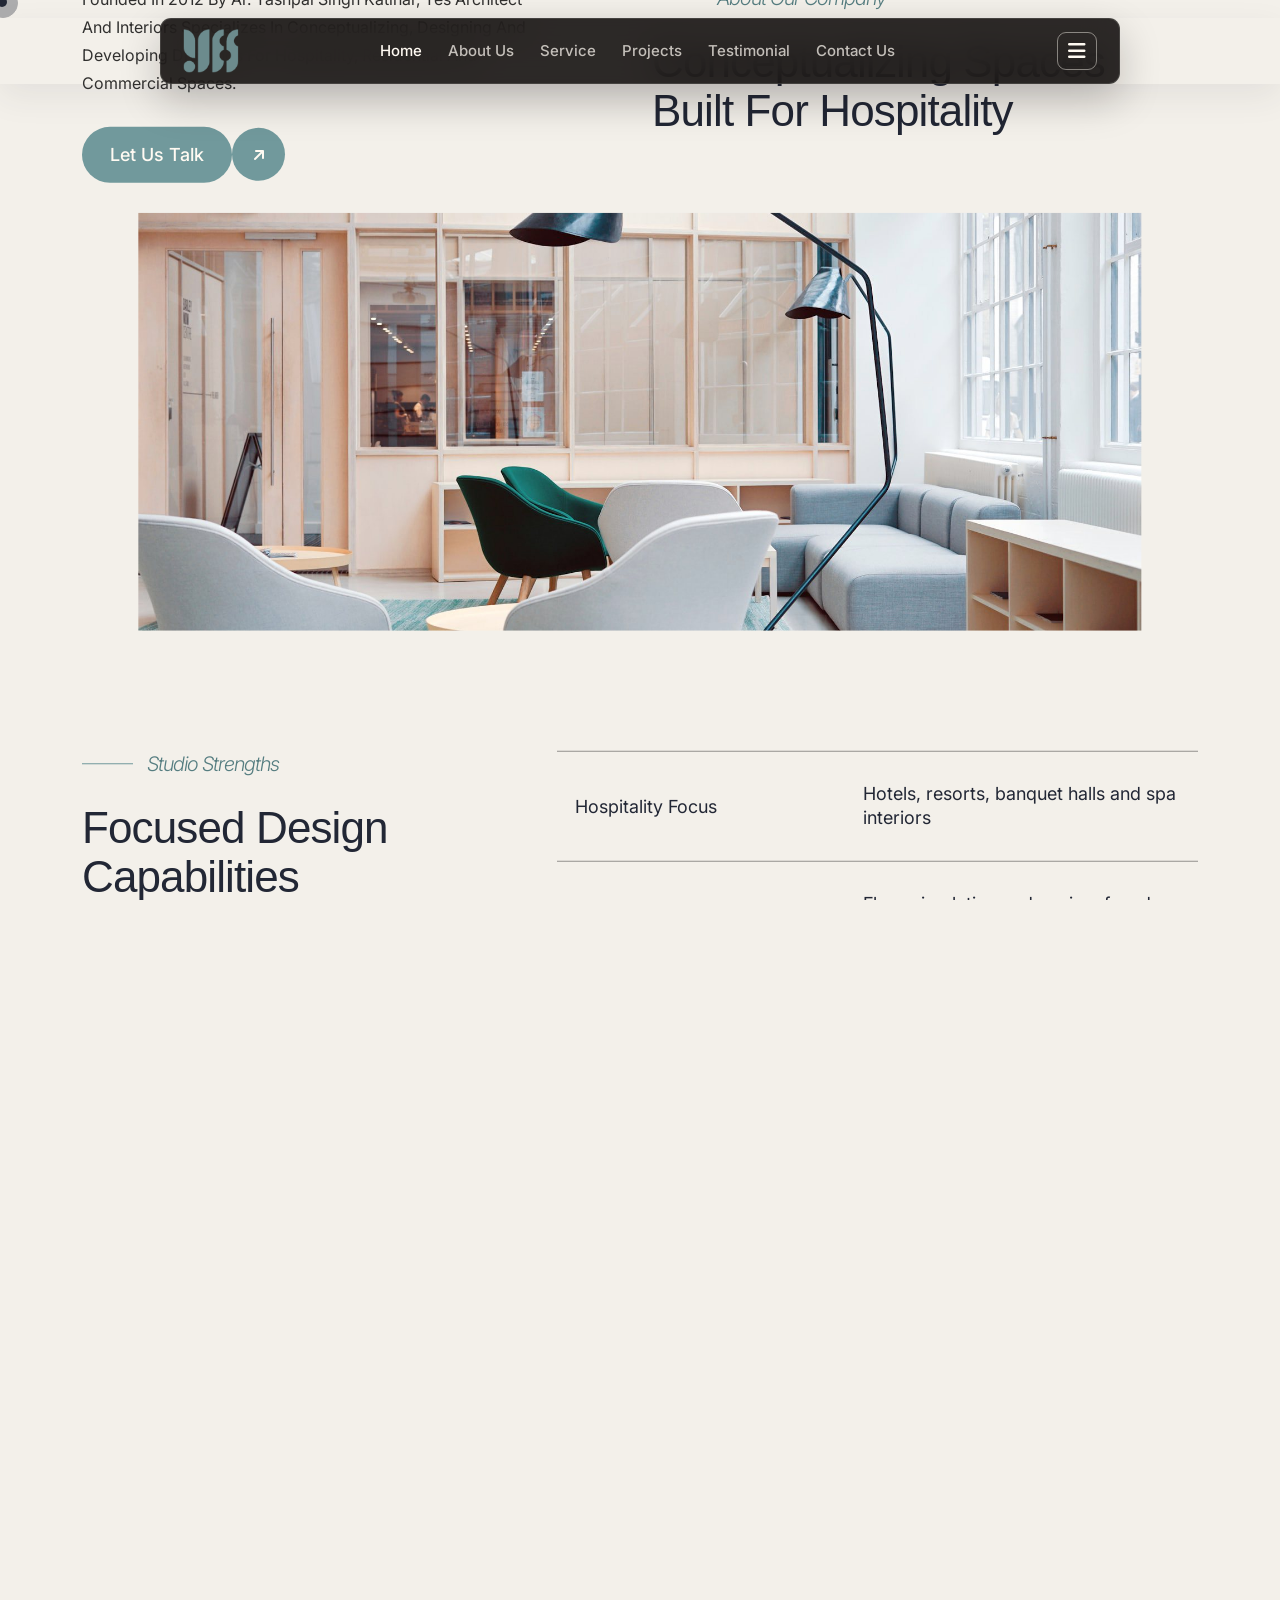
<file: video-review.html>
<!DOCTYPE html>
<html lang="en">
<head>
    <meta charset="utf-8">
    <meta name="viewport" content="width=device-width, initial-scale=1">
    <meta http-equiv="refresh" content="0; url=./?v=design-process-systematic-1#design-process">
    <title>Opening Live Design Section</title>
    <style>
        body {
            display: grid;
            min-height: 100vh;
            margin: 0;
            place-items: center;
            font-family: Arial, sans-serif;
            background: #f7f5f0;
            color: #151515;
        }

        a {
            color: inherit;
            font-weight: 700;
        }
    </style>
</head>
<body>
    <p>Opening the live design section. <a href="./?v=design-process-systematic-1#design-process">Open it manually</a>.</p>
    <script>
        window.location.replace("./?v=design-process-systematic-1#design-process");
    </script>
</body>
</html>
</file>
<file: assets/css/nice-select.css>
.nice-select {
  -webkit-tap-highlight-color: transparent;
  background-color: #fff;
  border-radius: 5px; 
  border: 1px solid  #CCCCCC;
  box-sizing: border-box;
  clear: both;
  cursor: pointer;
  display: block;
  float: left;
  color: #6E6E6E; 
  font-family:  "Plus Jakarta Sans", system-ui;
  font-size: 16px;
  font-style: normal;
  font-weight: 400;
  line-height: 26.08px;  
  height: 57px;
  line-height: 40px;
  outline: none;
  padding: 8px 10px; 
  position: relative;
  text-align: left !important;
  -webkit-transition: all 0.2s ease-in-out;
  transition: all 0.2s ease-in-out;
  -webkit-user-select: none;
     -moz-user-select: none;
      -ms-user-select: none;
          user-select: none;
  white-space: nowrap;
  width: auto; }
  .nice-select:hover {
    border-color: #6E6E6E; }
  .nice-select:active, .nice-select.open, .nice-select:focus {
    border-color: #6E6E6E; }
  .nice-select:after {
    border-bottom: 2px solid #6E6E6E;
    border-right: 2px solid #6E6E6E;
    content: '';
    display: block;
    height: 5px;
    margin-top: -4px;
    pointer-events: none;
    position: absolute;
    right: 12px;
    top: 50%;
    -webkit-transform-origin: 66% 66%;
        -ms-transform-origin: 66% 66%;
            transform-origin: 66% 66%;
    -webkit-transform: rotate(45deg);
        -ms-transform: rotate(45deg);
            transform: rotate(45deg);
    -webkit-transition: all 0.15s ease-in-out;
    transition: all 0.15s ease-in-out;
    width: 5px; }
  .nice-select.open:after {
    -webkit-transform: rotate(-135deg);
        -ms-transform: rotate(-135deg);
            transform: rotate(-135deg); }
  .nice-select.open .list {
    opacity: 1;
    pointer-events: auto;
    -webkit-transform: scale(1) translateY(0);
        -ms-transform: scale(1) translateY(0);
            transform: scale(1) translateY(0); }
  .nice-select.disabled {
    border-color: #6E6E6E;
    color: #6E6E6E;
    pointer-events: none; }
    .nice-select.disabled:after {
      border-color: #6E6E6E; }
  .nice-select.wide {
    width: 100%; }
    .nice-select.wide .list {
      left: 0 !important;
      right: 0 !important; }
  .nice-select.right {
    float: right; }
    .nice-select.right .list {
      left: auto;
      right: 0; }
  .nice-select.small {
    font-size: 12px;
    height: 36px;
    line-height: 34px; }
    .nice-select.small:after {
      height: 4px;
      width: 4px; }
    .nice-select.small .option {
      line-height: 34px;
      min-height: 34px; }
  .nice-select .list {
    background-color: #fff;
    border-radius: 5px;
    box-shadow: 0 0 0 1px rgba(68, 68, 68, 0.11);
    box-sizing: border-box;
    margin-top: 4px;
    opacity: 0;
    overflow: hidden;
    padding: 0;
    pointer-events: none;
    position: absolute;
    top: 100%;
    left: 0;
    -webkit-transform-origin: 50% 0;
        -ms-transform-origin: 50% 0;
            transform-origin: 50% 0;
    -webkit-transform: scale(0.75) translateY(-21px);
        -ms-transform: scale(0.75) translateY(-21px);
            transform: scale(0.75) translateY(-21px);
    -webkit-transition: all 0.2s cubic-bezier(0.5, 0, 0, 1.25), opacity 0.15s ease-out;
    transition: all 0.2s cubic-bezier(0.5, 0, 0, 1.25), opacity 0.15s ease-out;
    z-index: 9; }
    .nice-select .list:hover .option:not(:hover) {
      background-color: transparent !important; }
  .nice-select .option {
    cursor: pointer;
    font-weight: 400;
    line-height: 40px;
    list-style: none;
    min-height: 40px;
    outline: none;
    padding-left: 18px;
    padding-right: 29px;
    text-align: left;
    -webkit-transition: all 0.2s;
    transition: all 0.2s; }
    .nice-select .option:hover, .nice-select .option.focus, .nice-select .option.selected.focus {
      background-color: #f6f6f6; }
    .nice-select .option.selected {
      font-weight: bold; }
    .nice-select .option.disabled {
      background-color: transparent;
      color: #999;
      cursor: default; }

.no-csspointerevents .nice-select .list {
  display: none; }

.no-csspointerevents .nice-select.open .list {
  display: block; }
</file>
<file: assets/css/main.css>
@charset "UTF-8";
/*======================================================================================
Theme Name: Archline
Author: Gramentheme
Author URI: https://themeforest.net/user/Gramentheme/portfolio
Description: Archline – Modern Architecture & Interior Design HTML Template
Service Html Template 
Version: 1.0.0
=======================================================================================*/
/*======================================================================================
  >> TABLE OF CONTENTS <<
========================================================================================
01. Mixins & Variables
02. Base
03. Components
04. Layouts
05. Sections
======================================================================================*/
/*---------------------------------------
01. Mixins & Variables
---------------------------------------*/
@import url("https://fonts.cdnfonts.com/css/satoshi");
@import url("https://fonts.googleapis.com/css2?family=Inter:ital,opsz,wght@0,14..32,100..900;1,14..32,100..900&display=swap");
:root {
  --body: #f3f0ea;
  --black: #16191c;
  --white: #fffaf2;
  --theme: #71999c;
  --header: #222735;
  --text: #344245;
  --border: #d9d7ce;
  --bg: #2d3244;
  --brand-paper: #f3f0ea;
  --brand-teal: #71999c;
  --brand-teal-dark: #557d80;
  --brand-slate: #2d3244;
  --brand-wine: #21161d;
  --brand-earth: #463c2b;
  --box-shadow: 0px 18px 48px 0px rgba(32, 39, 48, 0.14);
}

/*---------------------------------------
02. Base
---------------------------------------*/
/* --------------------------------------------
    Template Default Fonts & Fonts Styles
 ---------------------------------------------- */
body {
  font-family: "Inter", sans-serif;
  font-size: 16px;
  font-weight: 400;
  line-height: 28px;
  color: var(--text);
  background-color: var(--body);
  padding: 0;
  margin: 0;
  overflow-x: hidden;
}
@media (max-width: 575px) {
  body {
    font-size: 14px;
  }
}

ul {
  padding: 0;
  margin: 0;
  list-style: none;
}

button {
  border: none;
  background-color: transparent;
  padding: 0;
}

input:focus {
  color: var(--white);
  outline: none;
}

input {
  color: var(--white);
}

h1,
h2,
h3,
h4,
h5,
h6 {
  font-family: "Satoshi", sans-serif;
  margin: 0px;
  padding: 0;
  color: var(--header);
  transition: all 0.4s ease-in-out;
}

h1 {
  font-size: 158px;
  font-weight: 700;
  line-height: 100%;
}

h2 {
  font-size: 56px;
  font-weight: 500;
  line-height: 111%;
  letter-spacing: -0.02em;
}
@media (max-width: 1399px) {
  h2 {
    font-size: 44px;
  }
}
@media (max-width: 1199px) {
  h2 {
    font-size: 40px;
  }
}
@media (max-width: 991px) {
  h2 {
    font-size: 36px;
  }
}
@media (max-width: 767px) {
  h2 {
    font-size: 40px;
  }
}

@media (max-width: 575px) {
  h2 {
    font-size: 36px;
  }
}
@media (max-width: 470px) {
  h2 {
    font-size: 32px;
  }
}

h3 {
  font-size: 24px;
  font-weight: 400;
  line-height: 112%;
  text-transform: capitalize;
}
@media (max-width: 575px) {
  h3 {
    font-size: 22px;
  }
}

h4 {
  font-size: 18px;
  font-weight: 400;
  text-transform: capitalize;
}

h5 {
  font-size: 18px;
  font-weight: 700;
  text-transform: capitalize;
}

h6 {
  font-size: 16px;
  font-weight: 700;
}

a {
  text-decoration: none;
  outline: none !important;
  cursor: pointer;
  color: var(--header);
  transition: all 0.4s ease-in-out;
}

p {
  margin: 0px;
  transition: all 0.4s ease-in-out;
  text-transform: capitalize;
}

span {
  margin: 0px;
}

.theme-btn {
  gap: 6px;
  display: inline-flex;
  font-size: 18px;
  font-weight: 500;
  line-height: 16px;
  padding: 0 28px;
  background-color: var(--theme);
  color: var(--white);
  align-items: center;
  border-radius: 100px;
  justify-content: center;
  transition: background 0.3s ease;
  cursor: pointer;
  font-family: "Inter", sans-serif;
  height: 58px;
  line-height: 58px;
}
.theme-btn .text {
  z-index: 1;
  position: relative;
  display: inline-flex;
  transition: all 0.2s;
}
.theme-btn .text span {
  opacity: 1;
  min-width: 4px;
  transition: none;
  font-weight: 500;
  display: inline-block;
  letter-spacing: -0.8px;
  transform: translateX(0) scale(1);
}
.theme-btn:hover .text span {
  opacity: 0;
  transition: none;
  transform: translateX(-10px) scale(1.2);
}
.theme-btn:hover .text span.animate {
  opacity: 1;
  transform: translateX(0) scale(1);
  transition: opacity 0.2s ease, transform 0.2s ease, color 0.2s ease;
}

.theme-btn-2 {
  position: relative;
  overflow: hidden;
  text-transform: capitalize;
  -webkit-transition: all 300ms ease;
  transition: all 300ms ease;
  display: -webkit-inline-box;
  display: -ms-inline-flexbox;
  display: inline-flex;
  -webkit-box-align: center;
  -ms-flex-align: center;
  align-items: center;
  gap: 10px;
}
.theme-btn-2 .icon-left {
  height: 30px;
  width: 30px;
  border-radius: 50%;
  background: var(--theme);
  color: var(--white);
  display: -webkit-inline-box;
  display: -ms-inline-flexbox;
  display: inline-flex;
  -webkit-box-align: center;
  -ms-flex-align: center;
  align-items: center;
  -webkit-box-pack: center;
  -ms-flex-pack: center;
  justify-content: center;
  -ms-flex-negative: 0;
  flex-shrink: 0;
  -webkit-transition: all 300ms ease;
  transition: all 300ms ease;
}
.theme-btn-2 .icon-right {
  height: 30px;
  width: 30px;
  border-radius: 50%;
  background: var(--theme);
  color: var(--white);
  display: -webkit-inline-box;
  display: -ms-inline-flexbox;
  display: inline-flex;
  -webkit-box-align: center;
  -ms-flex-align: center;
  align-items: center;
  -webkit-box-pack: center;
  -ms-flex-pack: center;
  justify-content: center;
  -ms-flex-negative: 0;
  flex-shrink: 0;
  -webkit-transition: all 300ms ease;
  transition: all 300ms ease;
}
.theme-btn-2 .icon-left {
  -webkit-transform: scale(0);
  transform: scale(0);
  width: 0;
  opacity: 0;
  margin-left: -8px;
}
.theme-btn-2 .btn-title {
  transform: translateX(0px);
  -webkit-transition: all 300ms ease;
  transition: all 300ms ease;
  font-size: 18px;
  font-weight: 500;
  letter-spacing: -0.02em;
  font-family: "Satoshi", sans-serif;
  font-style: italic;
  text-transform: capitalize;
}
.theme-btn-2:hover .icon-left {
  -webkit-transform: scale(1);
  transform: scale(1);
  width: 30px;
  opacity: 1;
  margin-left: 0;
}
.theme-btn-2:hover .btn-title {
  -webkit-transform: translateX(5px);
  transform: translateX(5px);
}
.theme-btn-2:hover .icon-right {
  -webkit-transform: scale(0);
  transform: scale(0);
  width: 0;
  opacity: 0;
}

@keyframes slideRight {
  49% {
    -webkit-transform: translateX(100%);
    transform: translateX(100%);
  }
  50% {
    opacity: 0;
    -webkit-transform: translateX(-100%);
    transform: translateX(-100%);
  }
  51% {
    opacity: 1;
  }
}
@keyframes slideUp {
  49% {
    -webkit-transform: translateY(-100%);
    transform: translateY(-100%);
  }
  50% {
    opacity: 0;
    -webkit-transform: translateY(100%);
    transform: translateY(100%);
  }
  51% {
    opacity: 1;
  }
}
.text-btn {
  display: inline-flex;
  align-items: center;
  gap: 8px;
  font-size: 24px;
  font-weight: 500;
  font-family: "Satoshi", sans-serif;
  color: var(--header);
  overflow: hidden;
  text-transform: capitalize;
  letter-spacing: -0.02em;
  font-style: italic;
  text-decoration: underline;
}
.text-btn .text {
  position: relative;
  display: inline-block;
  height: 28px;
  overflow: hidden;
}
.text-btn .text-default,
.text-btn .text-hover {
  display: block;
  transition: transform 0.4s ease;
}
.text-btn .text-hover {
  position: absolute;
  left: 0;
  top: 100%;
  color: var(--theme);
  font-family: "Satoshi", sans-serif;
  color: var(--header);
  overflow: hidden;
  text-transform: capitalize;
  letter-spacing: -0.02em;
  font-style: italic;
  text-decoration: underline;
}
.text-btn:hover .text-default {
  transform: translateY(-120%);
}
.text-btn:hover .text-hover {
  transform: translateY(-120%);
}
.text-btn i {
  transition: transform 0.4s ease;
}

.gt-theme-btn-main {
  display: inline-flex;
  align-items: center;
  gap: 0;
  position: relative;
  transition: all 0.4s ease;
  text-transform: capitalize;
}
.gt-theme-btn-main:hover .gt-theme-btn-arrow-left {
  scale: 1;
}
.gt-theme-btn-main:hover .gt-theme-btn-arrow-right {
  scale: 0;
}
.gt-theme-btn-main:hover .gt-theme-btn {
  transform: translateX(56px);
}
.gt-theme-btn-main .gt-theme-btn-arrow-left,
.gt-theme-btn-main .gt-theme-btn-arrow-right {
  width: 53px;
  height: 53px;
  display: inline-flex;
  align-items: center;
  justify-content: center;
  background: var(--theme);
  color: var(--white);
  border-radius: 50%;
  transition: 0.4s;
  text-align: center;
}
@media (max-width: 575px) {
  .gt-theme-btn-main .gt-theme-btn-arrow-left,
  .gt-theme-btn-main .gt-theme-btn-arrow-right {
    width: 48px;
    height: 48px;
  }
}
.gt-theme-btn-main .gt-theme-btn-arrow-left {
  scale: 0;
  position: absolute;
  left: 3px;
}
.gt-theme-btn-main .gt-theme-btn {
  background: var(--theme);
  color: var(--white);
  font-weight: 500;
  font-size: 18px;
  padding: 14px 28px;
  display: inline-flex;
  font-family: "Inter", sans-serif;
  align-items: center;
  gap: 30px;
  border-radius: 40px;
  transition: 0.4s;
}
@media (max-width: 575px) {
  .gt-theme-btn-main .gt-theme-btn {
    font-size: 14px;
    padding: 10px 25px;
  }
}
.gt-theme-btn-main:hover .gt-theme-btn {
  background-color: var(--header);
}
.gt-theme-btn-main:hover .gt-theme-btn-arrow-left,
.gt-theme-btn-main:hover .gt-theme-btn-arrow-right {
  background-color: var(--header);
}
.gt-theme-btn-main.bg-white-style .gt-theme-btn-arrow-left,
.gt-theme-btn-main.bg-white-style .gt-theme-btn-arrow-right {
  background: white;
  color: var(--header);
}
.gt-theme-btn-main.bg-white-style .gt-theme-btn {
  background: white;
  color: var(--header);
}
.gt-theme-btn-main.bg-2 .gt-theme-btn-arrow-left,
.gt-theme-btn-main.bg-2 .gt-theme-btn-arrow-right {
  background: rgba(0, 0, 0, 0.1);
  color: var(--header);
}
.gt-theme-btn-main.bg-2 .gt-theme-btn {
  background: rgba(0, 0, 0, 0.1);
  color: var(--header);
}

/*---------------------------------------
03. Components
---------------------------------------*/
.mean-container a.meanmenu-reveal {
  display: none;
}

.mean-container .mean-nav {
  background: none;
  margin-top: 0;
}

.mean-container .mean-bar {
  padding: 0;
  min-height: auto;
  background: none;
  background: none;
}

.mean-container .mean-nav > ul {
  padding: 0;
  margin: 0;
  width: 100%;
  list-style-type: none;
  display: block !important;
}

.mean-container a.meanmenu-reveal {
  display: none !important;
}

.mean-container .mean-nav ul li a {
  width: 100%;
  padding: 10px 0;
  color: #000;
  font-size: 16px;
  line-height: 2;
  font-weight: 500;
  text-transform: capitalize;
  border-bottom: 1px solid rgba(193, 210, 206, 0.0705882353) !important;
  border: none;
  font-family: "Inter", sans-serif;
}
.mean-container .mean-nav ul li a:hover {
  color: var(--theme);
}

.mean-container .mean-nav ul li a:last-child {
  border-bottom: 0;
}

.mean-container .mean-nav ul li a:hover {
  color: var(--theme);
}

.mean-container .mean-nav ul li a.mean-expand {
  margin-top: 5px;
  padding: 0 !important;
}

.mean-container .mean-nav ul li > a > i {
  display: none;
}

.mean-container .mean-nav ul li > a.mean-expand i {
  display: inline-block;
  font-size: 18px;
}

.mean-container .mean-nav > ul > li:first-child > a {
  border-top: 0;
}

.mean-container .mean-nav ul li a.mean-expand.mean-clicked i {
  transition: all 0.4s ease-in-out;
}

.mean-container .mean-nav ul li .mega-menu li a {
  height: 200px;
  width: 100%;
  padding: 0;
  border-top: 0;
  margin-bottom: 20px;
}

.back-to-top {
  background-color: var(--white);
  width: 50px;
  height: 50px;
  line-height: 50px;
  color: var(--header);
  font-size: 18px;
  position: fixed;
  display: inline-block;
  z-index: 999;
  right: 30px;
  bottom: 30px;
  transition: all 0.4s ease-in-out;
  opacity: 0;
  visibility: hidden;
  transform: translateY(20px);
}
.back-to-top:hover {
  background-color: var(--white);
  color: var(--header);
}
.back-to-top.show {
  opacity: 1;
  visibility: visible;
  transform: translate(0);
}

.cursor-outer {
  margin-inline-start: -12px;
  margin-top: -12px;
  width: 30px;
  height: 30px;
  border: 1px solid var(--header);
  background-color: var(--header);
  box-sizing: border-box;
  z-index: 10000000;
  opacity: 0.34;
  transition: all 0.4s ease-out 0s;
}

.cursor-outer.cursor-hover {
  opacity: 0.14;
}

.cursor-outer.cursor-big {
  opacity: 0;
}

.mouseCursor {
  position: fixed;
  top: 0;
  inset-inline-start: 0;
  inset-inline-end: 0;
  bottom: 0;
  pointer-events: none;
  border-radius: 50%;
  transform: translateZ(0);
  visibility: hidden;
  text-align: center;
}

.mouseCursor.cursor-big {
  width: 20px;
  height: 20px;
  margin-inline-start: -12px;
  margin-top: -12px;
}

.cursor-inner {
  margin-inline-start: -3px;
  margin-top: -3px;
  width: 10px;
  height: 10px;
  z-index: 10000001;
  background-color: var(--header);
  opacity: 1;
  transition: all 0.24s ease-out 0s;
}

.cursor-inner span {
  color: var(--white);
  line-height: 60px;
  opacity: 0;
  text-transform: uppercase;
  letter-spacing: 1px;
  font-size: 12px;
}

.cursor-inner.cursor-big span {
  opacity: 1;
}

.cursor-inner.cursor-hover {
  margin-inline-start: -10px;
  margin-top: -10px;
  width: 30px;
  height: 30px;
  background-color: var(--header);
  border: 1px solid #686363;
  opacity: 0;
}

.search-popup {
  position: fixed;
  width: 100%;
  height: 100%;
  top: 0;
  left: 0;
  z-index: -2;
  -webkit-transition: all 1s ease;
  -khtml-transition: all 1s ease;
  -moz-transition: all 1s ease;
  -ms-transition: all 1s ease;
  -o-transition: all 1s ease;
  transition: all 1s ease;
}

.search-popup__overlay {
  position: fixed;
  width: 224vw;
  height: 224vw;
  top: calc(90px - 112vw);
  right: calc(50% - 112vw);
  z-index: 3;
  display: block;
  -webkit-border-radius: 50%;
  -khtml-border-radius: 50%;
  -moz-border-radius: 50%;
  -ms-border-radius: 50%;
  -o-border-radius: 50%;
  border-radius: 50%;
  -webkit-transform: scale(0);
  -khtml-transform: scale(0);
  -moz-transform: scale(0);
  -ms-transform: scale(0);
  -o-transform: scale(0);
  transform: scale(0);
  -webkit-transform-origin: center;
  transform-origin: center;
  -webkit-transition: transform 0.8s ease-in-out;
  -khtml-transition: transform 0.8s ease-in-out;
  -moz-transition: transform 0.8s ease-in-out;
  -ms-transition: transform 0.8s ease-in-out;
  -o-transition: transform 0.8s ease-in-out;
  transition: transform 0.8s ease-in-out;
  transition-delay: 0s;
  transition-delay: 0.3s;
  -webkit-transition-delay: 0.3s;
  background-color: #000000;
  opacity: 0.7;
  cursor: url(../../assets/img/close.png), auto;
}

@media (max-width: 767px) {
  .search-popup__overlay {
    position: absolute;
    top: 0;
    left: 0;
    right: 0;
    bottom: 0;
    transform: none;
    width: 100%;
    height: 100%;
    border-radius: 0;
    transform: translateY(-110%);
  }
}
.search-popup__content {
  position: fixed;
  width: 0;
  max-width: 560px;
  padding: 30px 15px;
  left: 50%;
  top: 50%;
  opacity: 0;
  z-index: 3;
  -webkit-transform: translate(-50%, -50%);
  -khtml-transform: translate(-50%, -50%);
  -moz-transform: translate(-50%, -50%);
  -ms-transform: translate(-50%, -50%);
  -o-transform: translate(-50%, -50%);
  transform: translate(-50%, -50%);
  -webkit-transition: opacity 0.5s 0s, width 0.8s 0.8s cubic-bezier(0.225, 0.01, 0.475, 1.01), transform 0.2s 0s;
  -khtml-transition: opacity 0.5s 0s, width 0.8s 0.8s cubic-bezier(0.225, 0.01, 0.475, 1.01), transform 0.2s 0s;
  -moz-transition: opacity 0.5s 0s, width 0.8s 0.8s cubic-bezier(0.225, 0.01, 0.475, 1.01), transform 0.2s 0s;
  -ms-transition: opacity 0.5s 0s, width 0.8s 0.8s cubic-bezier(0.225, 0.01, 0.475, 1.01), transform 0.2s 0s;
  -o-transition: opacity 0.5s 0s, width 0.8s 0.8s cubic-bezier(0.225, 0.01, 0.475, 1.01), transform 0.2s 0s;
  transition: opacity 0.5s 0s, width 0.8s 0.8s cubic-bezier(0.225, 0.01, 0.475, 1.01), transform 0.2s 0s;
  transition-delay: 0s, 0.8s, 0s;
  transition-delay: 0s, 0.4s, 0s;
  transition-delay: 0.2s;
  -webkit-transition-delay: 0.2s;
}

.search-popup__form {
  position: relative;
}

.search-popup__form input[type=search],
.search-popup__form input[type=text] {
  width: 100%;
  height: 66px;
  border: none;
  outline: none;
  padding-left: 20px;
  background-color: var(--white);
  font-size: 16px;
  font-weight: 400;
  color: var(--text);
  transition: all 500ms ease;
  border-radius: 4px;
  padding-right: 80px;
}

.search-popup__form input[type=search]:focus,
.search-popup__form input[type=text]:focus {
  color: var(--header);
}

.search-popup__form .search-btn {
  padding: 0;
  width: 66px;
  height: 66px;
  display: flex;
  justify-content: center;
  align-items: center;
  position: absolute;
  top: 0;
  right: -1px;
  border-radius: 4px;
  font-size: 20px;
  color: var(--header);
  background-color: var(--theme);
  transition: all 0.4s ease-in-out;
}
.search-popup__form .search-btn:hover {
  background-color: var(--header);
  color: var(--white);
}

.search-popup__form .eolexi-btn svg {
  width: 1em;
  height: 1em;
  fill: currentColor;
}

.search-popup.active {
  z-index: 999999;
}

.search-popup.active .search-popup__overlay {
  top: auto;
  bottom: calc(90px - 112vw);
  -webkit-transform: scale(1);
  -khtml-transform: scale(1);
  -moz-transform: scale(1);
  -ms-transform: scale(1);
  -o-transform: scale(1);
  transform: scale(1);
  transition-delay: 0s;
  -webkit-transition-delay: 0s;
  opacity: 0.7;
  -webkit-transition: transform 1.6s cubic-bezier(0.4, 0, 0, 1);
  -khtml-transition: transform 1.6s cubic-bezier(0.4, 0, 0, 1);
  -moz-transition: transform 1.6s cubic-bezier(0.4, 0, 0, 1);
  -ms-transition: transform 1.6s cubic-bezier(0.4, 0, 0, 1);
  -o-transition: transform 1.6s cubic-bezier(0.4, 0, 0, 1);
  transition: transform 1.6s cubic-bezier(0.4, 0, 0, 1);
}

@media (max-width: 767px) {
  .search-popup.active .search-popup__overlay {
    position: absolute;
    top: 0;
    left: 0;
    right: 0;
    bottom: 0;
    transform: none;
    width: 100%;
    height: 100%;
    border-radius: 0;
    transform: translateY(0%);
  }
}
.search-popup.active .search-popup__content {
  width: 100%;
  opacity: 1;
  transition-delay: 0.7s;
  -webkit-transition-delay: 0.7s;
}

.preloader {
  position: fixed;
  top: 0;
  inset-inline-start: 0;
  width: 100%;
  height: 100%;
  background-color: var(--white);
  z-index: 100000000;
  color: var(--header);
  user-select: none;
}

.preloader.is-loading .preloader-ball-inner,
.preloader.is-loading .preloader-ball-shadow {
  animation-play-state: running;
}

.preloader.is-loaded {
  opacity: 0;
  pointer-events: none;
  visibility: hidden;
  transition: opacity 0.3s ease, visibility 0.3s ease;
}

.preloader.is-loaded .preloader-overlay {
  animation: none;
  opacity: 0;
  visibility: hidden;
}

.preloader .preloader-overlay {
  position: fixed;
  top: 0;
  inset-inline-start: 0;
  width: 100%;
  height: 100%;
  background-color: var(--white);
  z-index: 99999999;
  opacity: 1;
  animation: fade-out 2s forwards;
}

@keyframes fade-out {
  0% {
    opacity: 1;
  }
  50% {
    opacity: 1;
  }
  to {
    opacity: 0;
  }
}
.preloader .preloader-inner {
  width: 100%;
  height: 100%;
  display: flex;
  align-items: center;
  justify-content: center;
}

.preloader .preloader-ball-wrap {
  gap: 10px;
  position: relative;
  display: flex;
  inset-inline-start: 0;
  align-items: center;
  justify-content: center;
  transform: translateX(16px);
}

@media only screen and (min-width: 1025px) {
  .preloader .preloader-ball-wrap {
    transform: none;
  }
}
.preloader .preloader-ball-inner-wrap {
  position: absolute;
  width: 10px;
  height: 100%;
  top: 50%;
  inset-inline-start: -16px;
  transform: translate(-100%, -50%);
  z-index: 10000;
}

@media only screen and (min-width: 1025px) {
  .preloader .preloader-ball-inner-wrap {
    inset-inline-start: -30px;
  }
}
.preloader .preloader-ball-shadow {
  position: absolute;
  width: 16px;
  height: 4px;
  inset-inline-start: 50%;
  transform: translateX(-50%);
  background-color: var(--theme);
  bottom: 0;
  border-radius: 50%;
  filter: blur(12px);
  box-shadow: 0 4px 20px 0 var(--theme);
  transition: 0.7s cubic-bezier(0.77, 0, 0.175, 1);
  animation-play-state: paused;
  animation: shadow-blur 1s linear infinite;
}

.preloader .preloader-ball-inner {
  position: absolute;
  width: 8px;
  height: 8px;
  border-radius: 50%;
  background-color: var(--theme);
  animation: bounce-anim 1s linear infinite;
  box-shadow: 0 0 12px 0 #000;
  transition: 0.7s cubic-bezier(0.77, 0, 0.175, 1);
  animation-play-state: paused;
}

.preloader.is-loaded .preloader-ball-shadow {
  display: none;
}

.preloader.is-loaded .preloader-ball-inner {
  animation: fadeLeftToRight 0.7s linear;
}

.preloader .preloader-ball {
  position: absolute;
  width: 14px;
  height: 14px;
  bottom: 50%;
  inset-inline-start: 50%;
  transform: translate(-50%, 50%);
  border-radius: 50%;
  background-color: rgba(29, 139, 138, 0.1);
  box-shadow: 0 0 20px 0 var(--theme);
  filter: blur(10px);
}

.preloader .preloader-text {
  font-size: 20px;
  position: relative;
  letter-spacing: 0;
  transform: translateY(-0.03em);
  transition: 0.3s;
  color: var(--header);
}

.preloader.is-loaded .preloader-text {
  opacity: 0;
  visibility: hidden;
  color: var(--header);
}

#weave-anim span {
  position: relative;
  transition: all 0.3s ease;
  display: inline-block;
  animation: tj-weave-anim 1.15s ease infinite;
  transform-origin: 100% 50%;
  transform-style: preserve-3d;
  color: var(--header);
}

#weave-anim span:nth-child(1) {
  animation-delay: 0s;
}

#weave-anim span:nth-child(2) {
  animation-delay: 0.05s;
}

#weave-anim span:nth-child(3) {
  animation-delay: 0.1s;
}

#weave-anim span:nth-child(4) {
  animation-delay: 0.15s;
}

#weave-anim span:nth-child(5) {
  animation-delay: 0.2s;
}

#weave-anim span:nth-child(6) {
  animation-delay: 0.25s;
}

#weave-anim span:nth-child(7) {
  animation-delay: 0.3s;
}

#weave-anim span:nth-child(8) {
  animation-delay: 0.35s;
}

#weave-anim span:nth-child(9) {
  animation-delay: 0.4s;
}

#weave-anim span:nth-child(10) {
  animation-delay: 0.45s;
}

#weave-anim span:nth-child(11) {
  animation-delay: 0.5s;
}

#weave-anim span:nth-child(12) {
  animation-delay: 0.55s;
}

#weave-anim span:nth-child(13) {
  animation-delay: 0.6s;
}

#weave-anim span:nth-child(14) {
  animation-delay: 0.65s;
}

#weave-anim span:nth-child(15) {
  animation-delay: 0.7s;
}

#weave-anim span:nth-child(16) {
  animation-delay: 0.75s;
}

#weave-anim span:nth-child(17) {
  animation-delay: 0.8s;
}

#weave-anim span:nth-child(18) {
  animation-delay: 0.85s;
}

#weave-anim span:nth-child(19) {
  animation-delay: 0.9s;
}

#weave-anim span:nth-child(20) {
  animation-delay: 0.95s;
}

#weave-anim span:nth-child(21) {
  animation-delay: 1s;
}

#weave-anim span:nth-child(22) {
  animation-delay: 1.05s;
}

#weave-anim span:nth-child(23) {
  animation-delay: 1.15s;
}

@keyframes shadow-blur {
  0% {
    filter: blur(12px);
    transform: translate(-50%) scale(0.6);
    opacity: 0.4;
  }
  30% {
    filter: blur(2px);
    transform: translate(-50%, -0.5rem) scale(1);
    opacity: 1;
  }
  to {
    filter: blur(12px);
    transform: translate(-50%) scale(0.6);
    opacity: 0.4;
  }
}
@keyframes fadeLeftToRight {
  0% {
    filter: blur(0);
    transform: translate(0) scale(1);
    opacity: 1;
  }
  30% {
    filter: blur(0);
    transform: translate(-3000%, 0) scale(1);
    opacity: 1;
  }
  40% {
    filter: blur(0);
    transform: translate(-2000%, 0) scale(1);
    opacity: 1;
  }
  60% {
    filter: blur(0);
    transform: translate(0%, 0) scale(1);
    opacity: 1;
  }
  to {
    filter: blur(12px);
    transform: translate(1000%, 0) scale(7);
    opacity: 0.4;
  }
}
@keyframes bounce-anim {
  0% {
    transform: translateY(calc(-50% - 1rem)) scaleX(1.4);
  }
  3% {
    transform: translateY(calc(-50% - 0.95rem)) scale(1.1, 1.05);
  }
  5% {
    transform: translateY(calc(-50% - 0.9rem)) scale(1.2, 1.1);
  }
  8% {
    transform: translateY(calc(-50% - 0.8rem)) scale(0.98, 1.15);
  }
  12% {
    transform: translateY(calc(-50% - 0.7rem)) scale(0.95, 1.2);
  }
  16% {
    transform: translateY(calc(-50% - 0.5rem)) scale(0.92, 1.25);
  }
  20% {
    transform: translateY(calc(-50% - 0.2rem)) scale(0.9, 1.4);
  }
  24% {
    transform: translateY(calc(-50% + 0.4rem)) scale(0.9, 1.7);
  }
  26% {
    transform: translateY(calc(-50% + 0.8rem)) scale(0.9, 1.4);
  }
  28% {
    transform: translateY(calc(-50% + 0.95rem)) scale(1.2, 0.7);
  }
  30% {
    transform: translateY(calc(-50% + 1rem)) scale(1.5, 0.3);
  }
  32% {
    transform: translateY(calc(-50% + 0.8rem)) scale(1.4, 0.4);
  }
  36% {
    transform: translateY(calc(-50% + 0.5rem)) scale(1.2, 0.8);
  }
  42% {
    transform: translateY(calc(-50% + 0.2rem)) scaleY(1.2);
  }
  48% {
    transform: translateY(calc(-50% - 0.2rem)) scale(0.9, 1.4);
  }
  54% {
    transform: translateY(calc(-50% - 0.3rem)) scale(0.92, 1.3);
  }
  62% {
    transform: translateY(calc(-50% - 0.5rem)) scale(0.95, 1.2);
  }
  68% {
    transform: translateY(calc(-50% - 0.6rem)) scale(0.97, 1.15);
  }
  75% {
    transform: translateY(calc(-50% - 0.7rem)) scale(0.98, 1.1);
  }
  80% {
    transform: translateY(calc(-50% - 0.8rem)) scale(0.99, 1.08);
  }
  85% {
    transform: translateY(calc(-50% - 0.9rem)) scaleY(1.05);
  }
  90% {
    transform: translateY(calc(-50% - 0.95rem)) scale(1.2, 1.03);
  }
  95% {
    transform: translateY(calc(-50% - 0.98rem)) scale(1.1, 1.01);
  }
  to {
    transform: translateY(calc(-50% - 1rem)) scaleX(1.4);
  }
}
@keyframes weave-anim {
  0% {
    transform: translate3D(0, 0, 0) scale(1) rotateY(0);
  }
  12% {
    transform: translate3D(2px, -2px, 2px) scale(1.16) rotateY(6deg);
  }
  24% {
    transform: translate3D(0, 0, 0) scale(1) rotateY(0);
  }
  36% {
    transform: translate3D(0, 0, 0) scale(1);
  }
  100% {
    transform: scale(1);
  }
}
@-webkit-keyframes rippleOne {
  70% {
    -webkit-box-shadow: 0 0 0 40px rgba(244, 68, 56, 0);
    box-shadow: 0 0 0 40px rgba(244, 68, 56, 0);
  }
  100% {
    -webkit-box-shadow: 0 0 0 0 rgba(244, 68, 56, 0);
    box-shadow: 0 0 0 0 rgba(244, 68, 56, 0);
  }
}
@keyframes rippleOne {
  70% {
    -webkit-box-shadow: 0 0 0 40px rgba(244, 68, 56, 0);
    box-shadow: 0 0 0 40px rgba(244, 68, 56, 0);
  }
  100% {
    -webkit-box-shadow: 0 0 0 0 rgba(244, 68, 56, 0);
    box-shadow: 0 0 0 0 rgba(244, 68, 56, 0);
  }
}
@keyframes gelatine {
  from, to {
    transform: scale(1, 1);
  }
  25% {
    transform: scale(0.7, 1.1);
  }
  50% {
    transform: scale(1.1, 0.7);
  }
  75% {
    transform: scale(0.95, 1.05);
  }
}
@keyframes cir36 {
  100% {
    transform: rotate(360deg);
  }
}
@keyframes rounded {
  50% {
    transform: rotate(15deg);
  }
}
@keyframes up-down {
  0% {
    transform: translateY(10px);
  }
  100% {
    transform: translateY(-10px);
  }
}
@-webkit-keyframes spinner {
  to {
    -webkit-transform: rotateZ(360deg);
    transform: rotateZ(360deg);
  }
}
@keyframes spinner {
  to {
    -webkit-transform: rotateZ(360deg);
    transform: rotateZ(360deg);
  }
}
@-webkit-keyframes letters-loading {
  0%, 75%, 100% {
    opacity: 0;
    transform: rotateY(-90deg);
  }
  25%, 50% {
    opacity: 1;
    transform: rotateY(0deg);
  }
}
@keyframes letters-loading {
  0%, 75%, 100% {
    opacity: 0;
    transform: rotateY(-90deg);
  }
  25%, 50% {
    opacity: 1;
    transform: rotateY(0deg);
  }
}
@keyframes loaderspin {
  0% {
    transform: translate(-50%, -50%) rotate(0deg);
  }
  100% {
    transform: translate(-50%, -50%) rotate(360deg);
  }
}
@keyframes tpswing {
  0% {
    -webkit-transform: rotate(20deg);
    -ms-transform: rotate(20deg);
    transform: rotate(20deg);
  }
  100% {
    -webkit-transform: rotate(0deg);
    -ms-transform: rotate(0deg);
    transform: rotate(0deg);
  }
}
@keyframes width {
  0% {
    width: 0%;
  }
  100% {
    width: 100%;
  }
}
@-webkit-keyframes width {
  0% {
    width: 0%;
  }
  100% {
    width: 100%;
  }
}
@-webkit-keyframes loaderspin {
  0% {
    transform: translate(-50%, -50%) rotate(0deg);
  }
  100% {
    transform: translate(-50%, -50%) rotate(360deg);
  }
}
@keyframes loaderpulse {
  0% {
    transform: scale(1);
  }
  100% {
    transform: scale(1.2);
  }
}
@keyframes rounded {
  50% {
    transform: rotate(20deg);
  }
}
@keyframes cir36 {
  100% {
    transform: rotate(360deg);
  }
}
.float-bob-y {
  -webkit-animation-name: float-bob-y;
  animation-name: float-bob-y;
  -webkit-animation-duration: 3s;
  animation-duration: 3s;
  -webkit-animation-iteration-count: infinite;
  animation-iteration-count: infinite;
  -webkit-animation-timing-function: linear;
  animation-timing-function: linear;
}

@-webkit-keyframes float-bob-y {
  0% {
    -webkit-transform: translateY(-30px);
    transform: translateY(-30px);
  }
  50% {
    -webkit-transform: translateY(-10px);
    transform: translateY(-10px);
  }
  100% {
    -webkit-transform: translateY(-30px);
    transform: translateY(-30px);
  }
}
@keyframes float-bob-y {
  0% {
    -webkit-transform: translateY(-30px);
    transform: translateY(-30px);
  }
  50% {
    -webkit-transform: translateY(-10px);
    transform: translateY(-10px);
  }
  100% {
    -webkit-transform: translateY(-30px);
    transform: translateY(-30px);
  }
}
.float-bob-x {
  -webkit-animation-name: float-bob-x;
  animation-name: float-bob-x;
  -webkit-animation-duration: 3s;
  animation-duration: 3s;
  -webkit-animation-iteration-count: infinite;
  animation-iteration-count: infinite;
  -webkit-animation-timing-function: linear;
  animation-timing-function: linear;
}

@-webkit-keyframes float-bob-x {
  0% {
    -webkit-transform: translateX(0px);
    transform: translateX(30px);
  }
  50% {
    -webkit-transform: translateX(10px);
    transform: translateX(10px);
  }
  100% {
    -webkit-transform: translateX(30px);
    transform: translateX(30px);
  }
}
@keyframes float-bob-x {
  0% {
    -webkit-transform: translateX(30px);
    transform: translateX(30px);
  }
  50% {
    -webkit-transform: translateX(10px);
    transform: translateX(10px);
  }
  100% {
    -webkit-transform: translateX(30px);
    transform: translateX(30px);
  }
}
@keyframes bounce-x {
  0% {
    -webkit-transform: translateX(0);
    transform: translateX(0);
  }
  50% {
    -webkit-transform: translateX(30px);
    transform: translateX(30px);
  }
  100% {
    -webkit-transform: translateX(0);
    transform: translateX(0);
  }
}
.bounce-x {
  -webkit-animation: bounce-x 7s infinite linear;
  animation: bounce-x 7s infinite linear;
}

@keyframes criss-cross-left {
  0% {
    left: -20px;
  }
  50% {
    left: 50%;
    width: 20px;
    height: 20px;
  }
  100% {
    left: 50%;
    width: 375px;
    height: 375px;
  }
}
@keyframes criss-cross-right {
  0% {
    right: -20px;
  }
  50% {
    right: 50%;
    width: 20px;
    height: 20px;
  }
  100% {
    right: 50%;
    width: 375px;
    height: 375px;
  }
}
@keyframes rotated2 {
  0% {
    transform: rotate(0);
  }
  100% {
    transform: rotate(-360deg);
  }
}
@keyframes wave {
  0% {
    transform: translateX(0);
  }
  50% {
    transform: translateX(-25%);
  }
  100% {
    transform: translateX(-50%);
  }
}
@keyframes zoom {
  0% {
    transform: scale(0.5);
  }
  50% {
    transform: scale(1);
  }
  100% {
    transform: scale(0.5);
  }
}
@keyframes translateY2 {
  0% {
    -webkit-transform: translateY(-30px);
    -moz-transform: translateY(-30px);
    -ms-transform: translateY(-30px);
    -o-transform: translateY(-30px);
    transform: translateY(-30px);
  }
  100% {
    -webkit-transform: translateY(20px);
    -moz-transform: translateY(20px);
    -ms-transform: translateY(20px);
    -o-transform: translateY(20px);
    transform: translateY(20px);
  }
}
@keyframes translateX2 {
  0% {
    -webkit-transform: translateX(-30px);
    -moz-transform: translateX(-30px);
    -ms-transform: translateX(-30px);
    -o-transform: translateX(-30px);
    transform: translateX(-30px);
  }
  100% {
    -webkit-transform: translatXY(20px);
    -moz-transform: translateX(20px);
    -ms-transform: translateX(20px);
    -o-transform: translateX(20px);
    transform: translateX(20px);
  }
}
@keyframes moving {
  0% {
    transform: translatey(0px);
  }
  20% {
    transform: translateX(-50px);
  }
  50% {
    transform: translatey(-40px);
  }
  100% {
    transform: translatey(0px);
  }
}
/*img-animation**********************/
.img-custom-anim-right {
  animation: img-anim-right 1.3s forwards cubic-bezier(0.645, 0.045, 0.355, 1) 0.4s;
  opacity: 0;
}

@keyframes img-anim-right {
  0% {
    transform: translateX(5%);
    clip-path: inset(0 0 0 100%);
    opacity: 0;
  }
  100% {
    transform: translateX(0);
    clip-path: inset(0 0 0 0);
    opacity: 1;
  }
}
.img-custom-anim-left {
  animation: img-anim-left 1.3s forwards cubic-bezier(0.645, 0.045, 0.355, 1) 0.4s;
  opacity: 0;
}

@keyframes img-anim-left {
  0% {
    transform: translateX(-5%);
    clip-path: inset(0 100% 0 0);
    opacity: 0;
  }
  100% {
    transform: translateX(0);
    clip-path: inset(0 0 0 0);
    opacity: 1;
  }
}
.img-custom-anim-top {
  animation: img-anim-top 1.3s forwards cubic-bezier(0.645, 0.045, 0.355, 1);
  opacity: 0;
}

@keyframes img-anim-top {
  0% {
    transform: translateY(-5%);
    clip-path: inset(0 0 100% 0);
    opacity: 0;
  }
  100% {
    transform: translateY(0);
    clip-path: inset(0 0 0 0);
    opacity: 1;
  }
}
@keyframes animate-positive {
  0% {
    width: 0;
  }
}
@keyframes scale {
  0% {
    top: -1000px;
    -webkit-transform: scale(1);
    transform: scale(1);
    opacity: 0;
  }
  100% {
    opacity: 1;
    -webkit-transform: scale(1);
    transform: scale(1);
  }
}
.animation-infinite {
  animation: ShapeAnim 50s linear infinite;
  height: 30px;
  width: 100%;
  background-repeat: repeat;
  overflow: hidden;
}

@keyframes ShapeAnim {
  0% {
    background-position: top left;
  }
  100% {
    background-position: top left 3000px;
  }
}
.splt-txt .whitespace {
  width: 8px;
}

.splt-txt.animated .char {
  -webkit-animation: fadeIn 0.4s cubic-bezier(0.3, 0, 0.7, 1) both;
  animation: fadeIn 0.4s cubic-bezier(0.3, 0, 0.7, 1) both;
  -webkit-animation-delay: calc(30ms * var(--char-index));
  animation-delay: calc(30ms * var(--char-index));
}

.splt-txt-bounce .whitespace {
  width: 20px;
}

@media (max-width: 991px) {
  .splt-txt-bounce .whitespace {
    width: 10px;
  }
}
.splt-txt-bounce.animated .char {
  -webkit-animation: bounceIn 0.4s cubic-bezier(0.3, 0, 0.7, 1) both;
  animation: bounceIn 0.4s cubic-bezier(0.3, 0, 0.7, 1) both;
  -webkit-animation-delay: calc(30ms * var(--char-index));
  animation-delay: calc(30ms * var(--char-index));
}

/*---------------------------------------
04. Layouts
---------------------------------------*/
@media (max-width: 1199px) {
  .menu-thumb {
    display: none !important;
  }
}

.header-main {
  display: flex;
  align-items: center;
  justify-content: space-between;
  padding: 10px 0;
}
.header-main .main-menu ul {
  margin-bottom: 0;
}
.header-main .main-menu ul li {
  position: relative;
  list-style: none;
  display: inline-block;
  margin-inline-end: 45px;
}
.header-main .main-menu ul li.d-xl-block {
  display: inline-block !important;
}
@media (max-width: 1199px) {
  .header-main .main-menu ul li {
    margin-inline-end: 30px;
  }
}
.header-main .main-menu ul li:last-child {
  margin-inline-end: 0;
}
.header-main .main-menu ul li a {
  display: inline-block;
  font-size: 18px;
  font-weight: 500;
  color: var(--header);
  padding: 20px 0;
  text-align: left;
  position: relative;
  text-transform: capitalize;
  transition: all 0.4s ease-in-out;
}
@media (max-width: 1399px) {
  .header-main .main-menu ul li a {
    font-size: 16px;
  }
}
.header-main .main-menu ul li a i {
  margin-left: 4px;
  font-size: 14px;
}
.header-main .main-menu ul li a:hover {
  color: var(--theme);
}
.header-main .main-menu ul li .submenu {
  position: absolute;
  top: 115%;
  inset-inline-start: 0;
  min-width: 260px;
  padding: 20px 0;
  z-index: 99999;
  visibility: hidden;
  opacity: 0;
  transform-origin: top center;
  color: var(--header);
  transform: translateY(-10px);
  transition: all 0.4s ease-in-out;
  border-top: 6px solid var(--theme);
  background-color: var(--white);
  box-shadow: 0 4px 10px rgba(0, 0, 0, 0.1);
  border-radius: 8px;
}
.header-main .main-menu ul li .submenu li {
  display: block;
  width: 100%;
  margin: 0;
}
.header-main .main-menu ul li .submenu li a {
  position: relative;
  z-index: 11;
  font-size: 18px;
  font-weight: 500;
  letter-spacing: -0.34px;
  color: var(--header);
  line-height: 38px;
  padding: 0px 0px 0px 32px;
  padding-right: 22px;
  width: 100%;
  display: flex;
  align-items: center;
  justify-content: space-between;
}
.header-main .main-menu ul li .submenu li a::before {
  content: "";
  position: absolute;
  width: 0px;
  height: 2px;
  background: var(--theme);
  left: 14px;
  bottom: 18px;
  transition: all 0.4s ease-in-out;
}
.header-main .main-menu ul li .submenu li a:hover {
  color: var(--theme);
}
.header-main .main-menu ul li .submenu li:last-child a {
  border: none;
}
.header-main .main-menu ul li .submenu li .submenu {
  inset-inline-start: 100%;
  top: 0;
  visibility: hidden;
  opacity: 0;
}
.header-main .main-menu ul li .submenu li:hover > a {
  color: var(--theme) !important;
  margin-left: 10px;
}
.header-main .main-menu ul li .submenu li:hover > a::before {
  width: 10px;
}
.header-main .main-menu ul li .submenu li:hover > a::after {
  color: var(--theme);
}
.header-main .main-menu ul li .submenu li:hover > .submenu {
  -webkit-transform: translateY(1);
  -moz-transform: translateY(1);
  -ms-transform: translateY(1);
  -o-transform: translateY(1);
  transform: translateY(1);
  visibility: visible;
  opacity: 1;
}
.header-main .main-menu ul li .submenu li.has-dropdown > a::after {
  position: absolute;
  top: 50%;
  inset-inline-end: 25px;
  -webkit-transform: translateY(-50%);
  -moz-transform: translateY(-50%);
  -ms-transform: translateY(-50%);
  -o-transform: translateY(-50%);
  transform: translateY(-50%);
  color: var(--theme);
}
.header-main .main-menu ul li .has-homemenu {
  width: 800px;
  padding: 30px 30px 10px 30px;
  opacity: 0;
  left: -250px;
  visibility: hidden;
  padding: 30px 30px 10px 30px;
  background-color: var(--white);
  border-radius: 8px;
}
.header-main .main-menu ul li .has-homemenu .homemenu-items {
  display: flex;
  align-items: center;
  gap: 30px;
  justify-content: space-between;
}
@media (max-width: 991px) {
  .header-main .main-menu ul li .has-homemenu .homemenu-items {
    flex-wrap: wrap;
  }
}
.header-main .main-menu ul li .has-homemenu .homemenu-items .homemenu {
  position: relative;
}
.header-main .main-menu ul li .has-homemenu .homemenu-items .homemenu .homemenu-thumb {
  position: relative;
}
.header-main .main-menu ul li .has-homemenu .homemenu-items .homemenu .homemenu-thumb .demo-button {
  position: absolute;
  top: 50%;
  left: 50%;
  transform: translate(-50%, -50%);
  opacity: 0;
  visibility: hidden;
  transition: all 0.4s ease-in-out;
  margin-top: 20px;
  width: 100%;
  padding: 0 12px;
}
@media (max-width: 1399px) {
  .header-main .main-menu ul li .has-homemenu .homemenu-items .homemenu .homemenu-thumb .demo-button .theme-btn {
    font-size: 14px;
    min-width: 140px;
  }
}
.header-main .main-menu ul li .has-homemenu .homemenu-items .homemenu .homemenu-thumb .demo-button .theme-btn {
  padding: 18px 30px;
  justify-content: center;
  line-height: 1;
  color: var(--white) !important;
  position: relative;
  background-color: var(--theme);
  transition: all 0.4s ease-in-out;
}
.header-main .main-menu ul li .has-homemenu .homemenu-items .homemenu .homemenu-thumb .demo-button .theme-btn::before {
  content: "";
  position: absolute;
  top: 0;
  left: 0;
  z-index: -11;
  right: 0;
  bottom: 0;
  width: 100%;
  height: 100%;
  margin: auto;
  background-color: var(--header);
  transition: all 0.4s ease-in-out;
  border-radius: 100px;
}
.header-main .main-menu ul li .has-homemenu .homemenu-items .homemenu .homemenu-thumb .demo-button .theme-btn::after {
  display: none;
}
.header-main .main-menu ul li .has-homemenu .homemenu-items .homemenu .homemenu-thumb .demo-button .theme-btn:hover {
  color: var(--white) !important;
}
.header-main .main-menu ul li .has-homemenu .homemenu-items .homemenu .homemenu-thumb::before {
  background: -webkit-gradient(linear, left top, left bottom, from(rgba(20, 19, 19, 0)), to(#5e5ef6));
  background: linear-gradient(to bottom, rgba(99, 92, 92, 0) 0%, #252527 100%);
  background-repeat: no-repeat;
  background-size: cover;
  background-position: center;
  width: 100%;
  height: 100%;
  position: absolute;
  left: 0;
  top: 0;
  overflow: hidden;
  opacity: 0;
  -webkit-transition: all 0.3s ease-in-out;
  transition: all 0.3s ease-in-out;
  content: "";
}
.header-main .main-menu ul li .has-homemenu .homemenu-items .homemenu .homemenu-thumb:hover::before {
  visibility: visible;
  opacity: 1;
}
.header-main .main-menu ul li .has-homemenu .homemenu-items .homemenu .homemenu-thumb:hover .demo-button {
  opacity: 1;
  visibility: visible;
  margin-top: 0;
}
.header-main .main-menu ul li .has-homemenu .homemenu-items .homemenu .homemenu-thumb:hover .homemenu-btn {
  opacity: 1;
  visibility: visible;
  bottom: 50%;
  transform: translateY(50%);
}
.header-main .main-menu ul li .has-homemenu .homemenu-items .homemenu .homemenu-thumb img {
  width: 100%;
}
.header-main .main-menu ul li .has-homemenu .homemenu-items .homemenu .homemenu-title {
  text-align: center;
  margin: 15px auto;
  display: inline-block;
  font-size: 16px;
  font-weight: 600;
  color: var(--header);
}
.header-main .main-menu ul li:hover > a {
  color: var(--theme);
}
.header-main .main-menu ul li:hover > a::after {
  color: var(--theme);
}
.header-main .main-menu ul li:hover > .submenu {
  visibility: visible;
  opacity: 1;
  transform: translateY(0px);
}
.header-main .header-right {
  position: relative;
  z-index: 999;
  display: flex;
  align-items: center;
  gap: 100px;
}
@media (max-width: 1399px) {
  .header-main .header-right {
    gap: 20px;
  }
}
@media (max-width: 1399px) {
  .header-main .header-right .header-btn .header-button {
    display: none;
  }
}
.header-main .header-right .header-btn .sidebar__toggle {
  cursor: pointer;
  font-size: 20px;
  color: var(--white);
}

.header-1 {
  position: absolute;
  width: 100%;
  left: 0;
  right: 0;
  z-index: 999;
  top: 0;
}
@media (max-width: 1399px) {
  .header-1 {
    top: 0;
    margin-top: 0;
  }
}
.header-1 .container-fluid {
  padding: 0 60px;
}
@media (max-width: 1600px) {
  .header-1 .container-fluid {
    padding: 0 50px;
  }
}
@media (max-width: 1399px) {
  .header-1 .container-fluid {
    padding: 0 30px;
  }
}
@media (max-width: 575px) {
  .header-1 .container-fluid {
    padding: 0 15px;
  }
}
@media (max-width: 1399px) {
  .header-1 .header-main .header-left .header-logo img {
    filter: brightness(0);
    width: 100px;
  }
}
.header-1 .header-main .header-left .header-logo-2 {
  display: none;
}
@media (max-width: 1399px) {
  .header-1 .header-main .header-left .header-logo-2 img {
    width: 100px;
  }
}
@media (max-width: 1399px) {
  .header-1 .header-main .header-right .header-btn .header__hamburger .sidebar__toggle {
    color: var(--header);
  }
}
.header-1.header-2 .header-main .header-right .header-btn {
  gap: 100px;
  display: flex;
  align-items: center;
}
.header-1.header-2 .header-main .header-right .header-btn span {
  font-size: 18px;
  font-weight: 500;
  font-family: "Satoshi", sans-serif;
}
@media (max-width: 1399px) {
  .header-1.header-2 .header-main .header-right .header-btn span {
    font-size: 16px;
    display: none;
  }
}
.header-1.header-2 .header-main .header-right .header-btn span a {
  color: rgb(0, 0, 0);
}
.header-1.header-2 .header-main .header-right .header-btn > span {
  display: none;
}
.header-1.header-2 .header-main .header-right .header-btn .header__hamburger .sidebar__toggle {
  color: var(--header);
}

.sticky {
  position: fixed !important;
  top: 0 !important;
  left: 0;
  width: 100%;
  z-index: 99999;
  transition: all 0.9s;
  background-color: var(--white);
  -webkit-animation: 500ms ease-in-out 0s normal none 1 running fadeInDown;
  animation: 500ms ease-in-out 0s normal none 1 running fadeInDown;
  box-shadow: rgba(149, 157, 165, 0.2) 0px 8px 24px;
}
.sticky.header-1 {
  margin-top: 0;
}
.sticky.header-1 .header-main .header-left .header-logo {
  display: none;
}
.sticky.header-1 .header-main .header-left .header-logo-2 {
  display: block;
}
.sticky.header-1 .header-main .main-menu ul li a {
  color: var(--header);
}
.sticky.header-1 .header-main .header-right .menu_search .search_btn {
  color: var(--header);
}
.sticky.header-1 .header-main .header-right .header-btn h6 {
  color: var(--header);
}
.sticky.header-1 .header-main .header-right .header-btn h6 a {
  color: var(--header);
}
.sticky.header-1 .header-main .header-right .header-btn .sidebar__toggle {
  color: var(--header);
}
.sticky.header-2 {
  margin-top: 0;
}

.offcanvas__info {
  background: var(--white) none repeat scroll 0 0;
  border-left: 2px solid var(--theme);
  position: fixed;
  right: 0;
  top: 0;
  width: 450px;
  height: 100%;
  -webkit-transform: translateX(calc(100% + 80px));
  -moz-transform: translateX(calc(100% + 80px));
  -ms-transform: translateX(calc(100% + 80px));
  -o-transform: translateX(calc(100% + 80px));
  transform: translateX(calc(100% + 80px));
  -webkit-transition: transform 0.45s ease-in-out, opacity 0.45s ease-in-out;
  -moz-transition: transform 0.45s ease-in-out, opacity 0.45s ease-in-out;
  transition: transform 0.45s ease-in-out, opacity 0.45s ease-in-out;
  z-index: 9999999;
  overflow-y: scroll;
  overscroll-behavior-y: contain;
  scrollbar-width: none;
}
.offcanvas__info::-webkit-scrollbar {
  display: none;
}

.offcanvas__info.info-open {
  opacity: 1;
  -webkit-transform: translateX(0);
  -moz-transform: translateX(0);
  -ms-transform: translateX(0);
  -o-transform: translateX(0);
  transform: translateX(0);
}

.offcanvas__wrapper {
  position: relative;
  height: 100%;
  padding: 30px 30px;
}
.offcanvas__wrapper .offcanvas__content .text {
  color: var(--black);
}
.offcanvas__wrapper .offcanvas__content .offcanvas__close {
  width: 45px;
  height: 45px;
  line-height: 45px;
  text-align: center;
  border-radius: 50%;
  background-color: var(--theme);
  position: relative;
  z-index: 9;
  cursor: pointer;
}
.offcanvas__wrapper .offcanvas__content .offcanvas__close i {
  color: var(--white);
}
.offcanvas__wrapper .offcanvas__content .offcanvas__contact {
  margin-top: 20px;
}
@media (max-width: 575px) {
  .offcanvas__wrapper .offcanvas__content .offcanvas__contact {
    display: none !important;
  }
}
.offcanvas__wrapper .offcanvas__content .offcanvas__contact h4 {
  margin-bottom: 20px;
}
.offcanvas__wrapper .offcanvas__content .offcanvas__contact ul {
  margin-top: 0;
}
.offcanvas__wrapper .offcanvas__content .offcanvas__contact ul li {
  font-size: 20px;
  font-weight: 600;
  text-transform: capitalize;
}
@media (max-width: 575px) {
  .offcanvas__wrapper .offcanvas__content .offcanvas__contact ul li {
    font-size: 14px;
  }
}
.offcanvas__wrapper .offcanvas__content .offcanvas__contact ul li:not(:last-child) {
  margin-bottom: 30px;
}
@media (max-width: 575px) {
  .offcanvas__wrapper .offcanvas__content .offcanvas__contact ul li:not(:last-child) {
    margin-bottom: 20px;
  }
}
.offcanvas__wrapper .offcanvas__content .offcanvas__contact ul li a {
  color: var(--black);
}
.offcanvas__wrapper .offcanvas__content .offcanvas__contact ul li .offcanvas__contact-icon {
  margin-right: 20px;
}
.offcanvas__wrapper .offcanvas__content .offcanvas__contact ul li .offcanvas__contact-icon i {
  color: var(--theme);
}
.offcanvas__wrapper .offcanvas__content .offcanvas__contact span {
  text-transform: initial;
}
.offcanvas__wrapper .offcanvas__content .offcanvas__contact .header-button .theme-btn {
  width: 100%;
  padding: 20px 40px;
  text-transform: capitalize !important;
}
.offcanvas__wrapper .offcanvas__content .offcanvas__contact .social-icon {
  margin-top: 30px;
  gap: 10px;
}
.offcanvas__wrapper .offcanvas__content .offcanvas__contact .social-icon a {
  width: 45px;
  height: 45px;
  line-height: 45px;
  border-radius: 100%;
  text-align: center;
  font-size: 16px;
  display: block;
  background: transparent;
  color: #000;
  -webkit-transition: all 0.4s ease-in-out;
  transition: all 0.4s ease-in-out;
  text-align: center;
  border: 1px solid rgba(0, 0, 0, 0.2);
}
.offcanvas__wrapper .offcanvas__content .offcanvas__contact .social-icon a:hover {
  background-color: var(--theme);
  color: var(--white);
  border: 1px solid var(--header);
}

.offcanvas__overlay {
  position: fixed;
  height: 100%;
  width: 100%;
  background: #151515;
  z-index: 900;
  top: 0;
  opacity: 0;
  visibility: hidden;
  right: 0;
}

.offcanvas__overlay.overlay-open {
  opacity: 0.8;
  visibility: visible;
}

@media (max-width: 450px) {
  .offcanvas__info {
    width: 300px;
  }
}
@media (max-width: 575px) {
  .offcanvas__wrapper {
    padding: 20px;
  }
}
.style-offcanvas-2 .offcanvas__info {
  width: 500px;
  background-color: #fff;
}
@media (max-width: 1399px) {
  .style-offcanvas-2 .offcanvas__info {
    width: 350px;
  }
}
.style-offcanvas-2 .offcanvas__info .mean-nav ul li a {
  font-size: 50px !important;
  font-weight: 700 !important;
  text-transform: capitalize;
}
@media (max-width: 1399px) {
  .style-offcanvas-2 .offcanvas__info .mean-nav ul li a {
    font-size: 20px !important;
  }
}
.style-offcanvas-2 .offcanvas__info .mean-container .mean-nav ul li li a {
  padding: 10px 0 !important;
  font-size: 20px !important;
  font-weight: 700 !important;
  color: #1C1D20 !important;
}
@media (max-width: 1399px) {
  .style-offcanvas-2 .offcanvas__info .mean-container .mean-nav ul li li a {
    font-size: 17px !important;
  }
}
.style-offcanvas-2 .offcanvas__info .mean-container .mean-nav ul li li a:hover {
  color: var(--theme) !important;
}

.breadcrumb-wrapper .top-image {
  margin-top: 100px;
}
.breadcrumb-wrapper .top-image img {
  width: 100%;
  height: 100%;
}
.breadcrumb-wrapper .breadcrumb-thumb {
  margin-top: 100px;
}
.breadcrumb-wrapper .breadcrumb-thumb img {
  width: 100%;
  height: 100%;
}
@media (max-width: 575px) {
  .breadcrumb-wrapper .breadcrumb-thumb.style-2 {
    margin-top: 30px !important;
  }
}
.breadcrumb-wrapper .page-heading {
  display: flex;
  align-items: center;
  justify-content: space-between;
  border-bottom: 1px solid rgba(0, 0, 0, 0.2);
  padding-bottom: 60px;
  padding-top: 60px;
}
.breadcrumb-wrapper .page-heading.style-padding {
  padding-top: 150px;
}
@media (max-width: 1399px) {
  .breadcrumb-wrapper .page-heading.style-padding {
    padding-top: 130px;
  }
}
@media (max-width: 1399px) {
  .breadcrumb-wrapper .page-heading {
    flex-wrap: wrap;
    gap: 30px;
  }
}
.breadcrumb-wrapper .page-heading .content h1 {
  font-weight: 700;
  font-size: 56px;
  line-height: 111%;
  text-transform: capitalize;
}
@media (max-width: 575px) {
  .breadcrumb-wrapper .page-heading .content h1 {
    font-size: 40px;
  }
}
.breadcrumb-wrapper .page-heading .content .breadcrumb-items {
  display: flex;
  align-items: center;
  margin-top: 20px;
  gap: 10px;
}
@media (max-width: 575px) {
  .breadcrumb-wrapper .page-heading .content .breadcrumb-items {
    margin-top: 15px;
  }
}
.breadcrumb-wrapper .page-heading .content .breadcrumb-items li {
  color: var(--black);
  text-transform: capitalize;
  font-weight: 700;
  font-size: 16px;
  font-family: "Satoshi", sans-serif;
}
.breadcrumb-wrapper .page-heading .content .breadcrumb-items li a {
  color: var(--black);
  transition: all 0.4s ease-in-out;
}
.breadcrumb-wrapper .page-heading .content .breadcrumb-items li a i {
  color: var(--black);
  margin-right: 9px;
}
.breadcrumb-wrapper .page-heading .content .breadcrumb-items li a:hover {
  color: var(--theme);
}
.breadcrumb-wrapper .page-heading .content .breadcrumb-items li a i {
  color: var(--black);
  margin-right: 5px;
}
.breadcrumb-wrapper .page-heading .content .breadcrumb-items li i {
  color: var(--black);
}
.breadcrumb-wrapper .page-heading p {
  max-width: 452px;
  font-size: 20px;
  font-weight: 400;
}
@media (max-width: 1399px) {
  .breadcrumb-wrapper .page-heading p {
    font-size: 16px;
  }
}

.error-items {
  text-align: center;
  position: relative;
  margin-top: -40px;
}
@media (max-width: 1399px) {
  .error-items {
    margin-top: 0;
  }
}
.error-items .error-image {
  margin-bottom: 30px;
}
.error-items .error-image img {
  width: 100%;
  height: 100%;
}
.error-items h2 {
  font-size: 72px;
  font-weight: 500;
  margin-bottom: 15px;
  text-transform: capitalize;
}
@media (max-width: 575px) {
  .error-items h2 {
    font-size: 30px;
  }
}
.error-items p {
  max-width: 722px;
  margin: 0 auto 40px;
}
@media (max-width: 767px) {
  .error-items p {
    margin-bottom: 30px;
  }
}

.footer-section {
  background-color: #0B0B0B;
  padding: 120px 0 0;
}
@media (max-width: 1199px) {
  .footer-section {
    padding-top: 100px;
  }
}
@media (max-width: 991px) {
  .footer-section {
    padding-top: 80px;
  }
}
.footer-section .footer-logo {
  margin-top: 100px;
  display: inline-block;
  margin-bottom: 65px;
}
@media (max-width: 991px) {
  .footer-section .footer-logo {
    margin-bottom: 80px;
  }
}
.footer-section .footer-logo img {
  width: 100%;
  height: 100%;
}

.lets-talk-wrapper {
  display: flex;
  align-items: center;
  justify-content: space-between;
}
@media (max-width: 991px) {
  .lets-talk-wrapper {
    flex-wrap: wrap;
    justify-content: center;
    gap: 30px;
  }
}
.lets-talk-wrapper .title {
  letter-spacing: -0.02em;
  font-style: italic;
  font-weight: 400;
  font-size: 56px;
  color: var(--white);
}
@media (max-width: 1199px) {
  .lets-talk-wrapper .title {
    font-size: 48px;
  }
}
@media (max-width: 767px) {
  .lets-talk-wrapper .title {
    text-align: center;
  }
}
@media (max-width: 575px) {
  .lets-talk-wrapper .title {
    font-size: 38px;
  }
}
.lets-talk-wrapper .theme-btn {
  background-color: var(--white);
  color: var(--header);
}

.footer-llist-items p {
  border-top: 1px solid #4D4D4D;
  border-bottom: 1px solid #4D4D4D;
  font-size: 16px;
  color: #676767;
  font-weight: 500;
  padding: 10px 0;
}
.footer-llist-items ul li {
  border-bottom: 1px solid #4D4D4D;
  padding: 14px 0;
  color: #9A9A9A;
  font-size: 22px;
  transition: all 0.4s ease-in-out;
}
.footer-llist-items ul li:hover {
  color: var(--white);
}
.footer-llist-items ul li a {
  font-family: "Satoshi", sans-serif;
  color: #9A9A9A;
  font-size: 22px;
  font-style: italic;
}
.footer-llist-items ul li a:hover {
  color: var(--white);
}

.footer-bottom {
  padding-bottom: 25px;
  margin-top: 80px;
}
.footer-bottom p {
  font-weight: 400;
  font-size: 16px;
  color: #B3B3B3;
  font-family: "Satoshi", sans-serif;
  text-transform: capitalize;
  text-align: center;
}

.footer-section-2 .footer-logo img {
  width: 100%;
  height: 100%;
}

.footer-widget-wrapper-2 {
  border-top: 1px solid rgba(0, 0, 0, 0.2);
  margin-top: 60px;
  padding-top: 25px;
  padding-bottom: 48px;
  position: relative;
}
.footer-widget-wrapper-2::before {
  position: absolute;
  top: 0;
  bottom: 0;
  left: 35%;
  transform: translateX(-50%);
  content: "";
  width: 1px;
  background-color: rgba(0, 0, 0, 0.2);
}
@media screen and (max-width: 785px) {
  .footer-widget-wrapper-2::before {
    display: none;
  }
}
.footer-widget-wrapper-2::after {
  position: absolute;
  top: 0;
  bottom: 0;
  left: 65%;
  transform: translateX(-50%);
  content: "";
  width: 1px;
  background-color: rgba(0, 0, 0, 0.2);
}
@media screen and (max-width: 785px) {
  .footer-widget-wrapper-2::after {
    display: none;
  }
}
.footer-widget-wrapper-2 .footer-widget-wrap {
  display: flex;
  justify-content: space-between;
}
@media (max-width: 575px) {
  .footer-widget-wrapper-2 .footer-widget-wrap {
    display: grid;
    grid-template-columns: repeat(2, 1fr);
  }
}
.footer-widget-wrapper-2 .footer-widget-items {
  margin-top: 30px;
}
.footer-widget-wrapper-2 .footer-widget-items .widget-head {
  margin-bottom: 20px;
}
.footer-widget-wrapper-2 .footer-widget-items .widget-head span {
  display: inline-block;
  color: var(--header);
  font-family: "Satoshi", sans-serif;
  font-weight: 700;
  font-size: 20px;
}
.footer-widget-wrapper-2 .footer-widget-items ul li {
  font-style: italic;
  font-weight: 400;
}
.footer-widget-wrapper-2 .footer-widget-items ul li:not(:last-child) {
  margin-bottom: 15px;
}
.footer-widget-wrapper-2 .footer-widget-items ul li a {
  color: #9A9A9A;
  font-style: italic;
}
.footer-widget-wrapper-2 .footer-widget-items ul li a:hover {
  color: var(--header);
}
.footer-widget-wrapper-2 .footer-widget-items ul.style-2 li {
  color: var(--header);
}
.footer-widget-wrapper-2 .footer-widget-items ul.style-2 li a {
  color: var(--header);
}
.footer-widget-wrapper-2.wrapper-style-3 {
  border-top: 1px solid rgba(255, 255, 255, 0.2);
}
.footer-widget-wrapper-2.wrapper-style-3::before {
  background-color: rgba(255, 255, 255, 0.2);
}
.footer-widget-wrapper-2.wrapper-style-3::after {
  background-color: rgba(255, 255, 255, 0.2);
}
.footer-widget-wrapper-2.wrapper-style-3 .footer-widget-items .widget-head span {
  color: var(--white);
}
.footer-widget-wrapper-2.wrapper-style-3 .footer-widget-items ul li a {
  color: var(--white);
}
.footer-widget-wrapper-2.wrapper-style-3 .footer-widget-items ul.style-2 li a {
  color: var(--white);
}

.footer-bottom-2 {
  background-color: var(--header);
  padding: 28px 0;
}
.footer-bottom-2 p {
  color: var(--white);
  font-size: 16px;
  font-weight: 500;
  text-align: center;
  font-family: "Satoshi", sans-serif;
  text-transform: capitalize;
}

.section-title {
  position: relative;
  z-index: 99;
  margin-bottom: 30px;
}
@media (max-width: 767px) {
  .section-title {
    margin-bottom: 0;
  }
  .section-title br {
    display: none;
  }
}
.section-title .sub-title {
  position: relative;
  font-size: 20px;
  font-weight: 300;
  color: var(--header);
  line-height: 1;
  margin-bottom: 30px;
  font-family: "Inter", sans-serif;
  letter-spacing: 0.1em;
  display: inline-block;
  letter-spacing: -1px;
  font-style: italic;
  padding-left: 65px;
}
.section-title .sub-title::before {
  position: absolute;
  top: 50%;
  left: 0;
  content: "";
  transform: translateY(-50%);
  background-color: var(--theme);
  width: 51px;
  height: 1px;
}
.section-title .sub-title i {
  margin-left: 10px;
}
.section-title h2 {
  color: var(--header);
  font-family: "Satoshi", sans-serif;
}
.section-title h2 span {
  font-family: "Satoshi", sans-serif;
}

.section-title-area {
  display: flex;
  align-items: center;
  justify-content: space-between;
  position: relative;
  z-index: 9;
  margin-bottom: 30px;
}
@media (max-width: 767px) {
  .section-title-area {
    margin-bottom: 0;
  }
  .section-title-area br {
    display: none;
  }
}
.section-title-area .section-title {
  margin-bottom: 0;
}
@media (max-width: 991px) {
  .section-title-area {
    flex-wrap: wrap;
    gap: 30px;
  }
}

.center {
  text-align: center;
  margin: 0 auto;
}

.section-bg {
  background-color: var(--bg);
}

.section-bg-2 {
  background-color: #FBF3E6 !important;
}

.section-bg-3 {
  background-color: #F0F0F0 !important;
}

.theme-bg {
  background-color: var(--theme);
}

.section-padding {
  padding: 120px 0;
}
@media (max-width: 1199px) {
  .section-padding {
    padding: 100px 0;
  }
}
@media (max-width: 991px) {
  .section-padding {
    padding: 80px 0;
  }
}

.section-padding-2 {
  padding: 60px 0;
}

.footer-bg-2 {
  background-color: #000000;
}

.bg-color-3 {
  background-color: #F0F0F0;
}

/*---------------------------------------
05. Sections
---------------------------------------*/
.hero-1 {
  background-color: var(--theme);
  padding-top: 100px;
}
@media (max-width: 1399px) {
  .hero-1 {
    padding-top: 0;
  }
}
@media (max-width: 1199px) {
  .hero-1 {
    background-color: transparent;
  }
}
.hero-1 .hero-title {
  text-transform: uppercase;
  line-height: 125%;
}
@media (max-width: 1399px) {
  .hero-1 .hero-title {
    font-size: 130px;
  }
}
@media (max-width: 1199px) {
  .hero-1 .hero-title {
    font-size: 120px;
  }
}
@media (max-width: 991px) {
  .hero-1 .hero-title {
    font-size: 110px;
  }
}
@media (max-width: 767px) {
  .hero-1 .hero-title {
    font-size: 80px;
  }
}
@media (max-width: 575px) {
  .hero-1 .hero-title {
    font-size: 60px;
  }
}
@media (max-width: 470px) {
  .hero-1 .hero-title {
    font-size: 48px;
  }
}
.hero-1 .hero-title span {
  font-weight: 400;
  text-align: right;
  display: block;
  position: relative;
  line-height: 1;
}
@media (max-width: 1399px) {
  .hero-1 .hero-title span {
    text-align: left;
  }
}
.hero-1 .hero-title span::before {
  position: absolute;
  bottom: 20px;
  left: 0;
  content: "";
  background-color: var(--theme);
  width: 290px;
  height: 7px;
}
@media (max-width: 1399px) {
  .hero-1 .hero-title span::before {
    display: none;
  }
}
.hero-1 .hero-interaction .interaction-inner {
  overflow: hidden;
  position: relative;
  margin-top: 150px;
}
@media (max-width: 1199px) {
  .hero-1 .hero-interaction .interaction-inner {
    margin-top: 70px;
  }
}
@media (max-width: 767px) {
  .hero-1 .hero-interaction .interaction-inner {
    margin-top: 50px;
  }
}
.hero-1 .hero-interaction .interaction-inner img {
  width: 100%;
  height: 100%;
}
@media (max-width: 1199px) {
  .hero-1 .hero-interaction .interaction-inner img {
    height: 700px;
    object-fit: cover;
  }
}
@media (max-width: 767px) {
  .hero-1 .hero-interaction .interaction-inner img {
    height: 500px;
  }
}
.hero-1 .hero-interaction .interaction-inner .interaction-content {
  left: 315px;
  bottom: 212px;
  padding: 50px;
  height: 460px;
  display: flex;
  position: absolute;
  flex-direction: column;
  background: transparent;
}
@media (max-width: 1199px) {
  .hero-1 .hero-interaction .interaction-inner .interaction-content {
    left: 100px;
    bottom: 100px;
  }
}
@media (max-width: 767px) {
  .hero-1 .hero-interaction .interaction-inner .interaction-content {
    left: 20px;
    bottom: 20px;
    height: initial;
    padding: 30px;
  }
}
.hero-1 .hero-interaction .interaction-inner .interaction-content .title {
  font-size: 24px;
  font-weight: 500;
  line-height: 142%;
  letter-spacing: -1px;
  font-weight: 500;
  font-family: "Inter", sans-serif;
}
@media (max-width: 767px) {
  .hero-1 .hero-interaction .interaction-inner .interaction-content .title {
    margin-bottom: 50px;
  }
}
.hero-1 .hero-interaction .interaction-inner .interaction-content .text {
  margin-top: auto;
  max-width: 285px;
}
.hero-1 .hero-inner {
  margin: 0 auto;
  overflow: hidden;
  padding-top: 146px;
  position: relative;
  background: #fff;
  transform-origin: center 13%;
  transform: scale(0.2) rotate(0deg);
}
@media (max-width: 1199px) {
  .hero-1 .hero-inner {
    transform: initial;
    transform-origin: initial;
    background: transparent;
  }
}

.hero-2 {
  padding-top: 150px;
}
.hero-2 .hero-items-area {
  position: relative;
}
.hero-2 .hero-items-area .line-1 {
  width: 100%;
  height: 1px;
  background-color: rgba(0, 0, 0, 0.15);
  position: absolute;
  top: 24px;
  left: 0;
}
@media (max-width: 1899px) {
  .hero-2 .hero-items-area .line-1 {
    display: none;
  }
}
.hero-2 .hero-items-area .line-2 {
  width: 100%;
  height: 1px;
  background-color: rgba(0, 0, 0, 0.15);
  position: absolute;
  top: 29.4%;
  left: 0;
}
@media (max-width: 1899px) {
  .hero-2 .hero-items-area .line-2 {
    display: none;
  }
}
.hero-2 .hero-items-area .line-3 {
  width: 100%;
  height: 1px;
  background-color: rgba(0, 0, 0, 0.15);
  position: absolute;
  top: 38.1%;
  left: 0;
}
@media (max-width: 1899px) {
  .hero-2 .hero-items-area .line-3 {
    display: none;
  }
}
.hero-2 .hero-items-area .line-4 {
  width: 100%;
  height: 1px;
  background-color: rgba(0, 0, 0, 0.15);
  position: absolute;
  top: 63%;
  left: 0;
}
@media (max-width: 1899px) {
  .hero-2 .hero-items-area .line-4 {
    display: none;
  }
}
.hero-2 .hero-items-area .line-5 {
  width: 100%;
  height: 1px;
  background-color: rgba(0, 0, 0, 0.15);
  position: absolute;
  bottom: 20px;
  left: 0;
}
@media (max-width: 1899px) {
  .hero-2 .hero-items-area .line-5 {
    display: none;
  }
}
.hero-2 .hero-items-area .line-6 {
  width: 100%;
  height: 1px;
  background-color: rgba(0, 0, 0, 0.15);
  position: absolute;
  bottom: 28%;
  left: 0;
}
@media (max-width: 1899px) {
  .hero-2 .hero-items-area .line-6 {
    display: none;
  }
}
.hero-2 .container {
  max-width: 1800px;
}
.hero-2 .hero-items {
  display: flex;
  align-items: center;
  justify-content: space-between;
  position: relative;
}
@media (max-width: 991px) {
  .hero-2 .hero-items {
    flex-wrap: wrap;
    justify-content: center;
    text-align: center;
  }
}
.hero-2 .hero-items .hero-title {
  max-width: 1070px;
  text-transform: uppercase;
  font-weight: 700;
  font-size: 155px;
  line-height: 101%;
}
@media (max-width: 1600px) {
  .hero-2 .hero-items .hero-title {
    font-size: 110px;
    max-width: 790px;
    line-height: 120%;
  }
}
@media (max-width: 1399px) {
  .hero-2 .hero-items .hero-title {
    font-size: 70px;
  }
}
@media (max-width: 1199px) {
  .hero-2 .hero-items .hero-title {
    font-size: 50px;
  }
}
@media (max-width: 991px) {
  .hero-2 .hero-items .hero-title {
    font-size: 60px;
  }
}
@media (max-width: 767px) {
  .hero-2 .hero-items .hero-title {
    font-size: 50px;
  }
}
@media (max-width: 575px) {
  .hero-2 .hero-items .hero-title {
    font-size: 30px;
  }
}
.hero-2 .hero-items .hero-title .hero-text {
  position: relative;
  display: block;
}
.hero-2 .hero-items .hero-title .hero-text .small-img {
  position: absolute;
  top: -19px;
  right: 30px;
}
@media (max-width: 1399px) {
  .hero-2 .hero-items .hero-title .hero-text .small-img {
    display: none;
  }
}
.hero-2 .hero-items .hero-title .hero-text-2 {
  position: relative;
  display: block;
  top: -1px;
}
.hero-2 .hero-items .hero-title .hero-text-2 .small-img2 {
  position: absolute;
  top: -20px;
  right: -140px;
}
@media (max-width: 1600px) {
  .hero-2 .hero-items .hero-title .hero-text-2 .small-img2 {
    top: 0;
  }
}
@media (max-width: 1399px) {
  .hero-2 .hero-items .hero-title .hero-text-2 .small-img2 {
    display: none;
  }
}
.hero-2 .hero-items .hero-title .hero-text-3 {
  position: relative;
  display: inline-block;
}
.hero-2 .hero-items .hero-title .hero-text-3 .small-img3 {
  position: absolute;
  top: -18px;
  right: -190px;
}
@media (max-width: 1399px) {
  .hero-2 .hero-items .hero-title .hero-text-3 .small-img3 {
    display: none;
  }
}
.hero-2 .hero-items .content {
  max-width: 340px;
  margin-top: 60px;
}
@media (max-width: 991px) {
  .hero-2 .hero-items .content {
    margin: 30px auto 0;
  }
}
.hero-2 .hero-items .content .theme-btn-2 {
  margin-top: 25px;
}
.hero-2 .hero-items .content .theme-btn-2 .btn-title {
  font-size: 18px;
  font-weight: 500;
}
.hero-2 .hero-items .content .theme-btn-2 .icon-left {
  margin-left: -35px;
}
.hero-2 .hero-items .content .theme-btn-2 .icon-left, .hero-2 .hero-items .content .theme-btn-2 .icon-right {
  width: 30px;
  height: 30px;
  line-height: 30px;
}
.hero-2 .hero-items .content .theme-btn-2:hover .icon-left {
  margin-left: 0;
}
.hero-2 .hero-image {
  height: 530px;
  margin-top: 50px;
}
@media (max-width: 767px) {
  .hero-2 .hero-image {
    height: 500px;
  }
}
@media (max-width: 575px) {
  .hero-2 .hero-image {
    height: 480px;
  }
}
.hero-2 .hero-image img {
  width: 100%;
  height: 100%;
  object-fit: cover;
}

.hero-3 {
  padding-top: 100px;
  border-bottom: 1px solid rgba(0, 0, 0, 0.2);
}
.hero-3 .container {
  max-width: 1890px;
}
.hero-3 .hero-wrapper {
  border-top: 1px solid rgba(0, 0, 0, 0.2);
}
.hero-3 .hero-wrapper .hero-card-items {
  background-color: var(--white);
  padding: 40px;
  position: relative;
  z-index: 9;
  transition: 0.5s;
  height: 100%;
}
@media (max-width: 1600px) {
  .hero-3 .hero-wrapper .hero-card-items {
    padding: 30px;
  }
}
.hero-3 .hero-wrapper .hero-card-items::before {
  position: absolute;
  content: "";
  top: 0;
  left: 0;
  width: 0;
  height: 0;
  border-top: 1px solid var(--theme);
  border-left: 1px solid var(--theme);
  transition: 0.5s;
  opacity: 0;
  visibility: hidden;
  z-index: -1;
}
.hero-3 .hero-wrapper .hero-card-items::after {
  position: absolute;
  content: "";
  bottom: 0;
  right: 0;
  width: 0;
  height: 0;
  border-bottom: 1px solid var(--theme);
  border-right: 1px solid var(--theme);
  transition: 0.5s;
  opacity: 0;
  visibility: hidden;
  z-index: -1;
}
.hero-3 .hero-wrapper .hero-card-items .content {
  margin-top: 100px;
}
@media (max-width: 1899px) {
  .hero-3 .hero-wrapper .hero-card-items .content {
    margin-top: 50px;
  }
}
.hero-3 .hero-wrapper .hero-card-items .content .title {
  font-size: 24px;
  font-weight: 600;
  margin-bottom: 25px;
}
.hero-3 .hero-wrapper .hero-card-items .content p {
  letter-spacing: -0.02em;
  font-size: 16px;
  color: rgba(0, 0, 0, 0.8);
}
@media (max-width: 1600px) {
  .hero-3 .hero-wrapper .hero-card-items .content .title {
    font-size: 20px;
  }
}
.hero-3 .hero-wrapper .hero-card-items .content .title a {
  background-position: 0 95%;
  background-repeat: no-repeat;
  background-size: 0% 2px;
  display: inline;
}
.hero-3 .hero-wrapper .hero-card-items .content .title a:hover {
  color: var(--theme);
  background-size: 100% 2px;
  background-image: linear-gradient(180deg, var(--theme) 0%, var(--theme) 100%);
}
.hero-3 .hero-wrapper .hero-card-items .content .gt-theme-btn-main {
  margin-top: 100px;
}
@media (max-width: 1899px) {
  .hero-3 .hero-wrapper .hero-card-items .content .gt-theme-btn-main {
    margin-top: 50px;
  }
}
.hero-3 .hero-wrapper .hero-card-items:hover::before {
  width: 100%;
  height: 100%;
  visibility: visible;
  opacity: 1;
}
.hero-3 .hero-wrapper .hero-card-items:hover::after {
  width: 100%;
  height: 100%;
  visibility: visible;
  opacity: 1;
}
.hero-3 .hero-wrapper .hero-card-items:hover .icon img {
  animation: wobble 1.5s ease-in-out;
}
.hero-3 .hero-wrapper .hero-image img {
  width: 100%;
  height: 100%;
}

.about-section h2 {
  font-size: 32px;
  letter-spacing: -1px;
  line-height: 144%;
}
@media (max-width: 1199px) {
  .about-section h2 {
    font-size: 28px;
  }
  .about-section h2 br {
    display: none;
  }
}
@media (max-width: 470px) {
  .about-section h2 {
    font-size: 25px;
  }
}
.about-section .about-right-items {
  max-width: 670px;
  margin-left: auto;
}
@media (max-width: 991px) {
  .about-section .about-right-items {
    margin-left: initial;
  }
}
.about-section .about-right-items .about-btn {
  margin-top: 80px;
}
@media (max-width: 991px) {
  .about-section .about-right-items .about-btn {
    margin-top: 60px;
  }
}
@media (max-width: 767px) {
  .about-section .about-right-items .about-btn {
    margin-top: 50px;
  }
}

@media (max-width: 991px) {
  .about-wrapper {
    margin-top: 40px;
  }
}
.about-wrapper .about-thumb-1 {
  max-width: 364px;
}
.about-wrapper .about-thumb-1 img {
  width: 100%;
  height: 100%;
}
.about-wrapper .about-thumb-2 img {
  width: 100%;
  height: 100%;
}

.award-wrapper .award-content {
  max-width: 485px;
}
.award-wrapper .award-content p {
  font-size: 20px;
  color: rgba(0, 0, 0, 0.8);
  margin-top: 25px;
}
@media (max-width: 1399px) {
  .award-wrapper .award-content p {
    font-size: 18px;
  }
}
@media (max-width: 1199px) {
  .award-wrapper .award-content p {
    font-size: 16px;
  }
}
.award-wrapper .award-content .gt-theme-btn-main {
  margin-top: 115px;
}
@media (max-width: 767px) {
  .award-wrapper .award-content .gt-theme-btn-main {
    margin-top: 50px;
  }
}
.award-wrapper .award-right-items .award-list-items {
  display: flex;
  align-items: center;
  justify-content: space-between;
  padding: 30px 16px;
}
@media (max-width: 1199px) {
  .award-wrapper .award-right-items .award-list-items {
    padding: 25px 0;
  }
}
@media (max-width: 575px) {
  .award-wrapper .award-right-items .award-list-items {
    display: grid;
    gap: 20px;
  }
}
.award-wrapper .award-right-items .award-list-items .left-text {
  display: flex;
  align-items: center;
  gap: 10px;
}
.award-wrapper .award-right-items .award-list-items .left-text span {
  font-size: 18px;
  font-weight: 400;
  color: var(--header);
}
@media (max-width: 1199px) {
  .award-wrapper .award-right-items .award-list-items .left-text span {
    font-size: 16px;
  }
}
.award-wrapper .award-right-items .award-list-items .left-text p {
  font-weight: 300;
  color: var(--header);
  font-size: 14px;
}
.award-wrapper .award-right-items .award-list-items .text-2 {
  font-size: 18px;
  font-weight: 400;
  color: var(--header);
}
@media (max-width: 1199px) {
  .award-wrapper .award-right-items .award-list-items .text-2 {
    font-size: 16px;
  }
}
.award-wrapper .award-right-items .bb-top {
  border-top: 1px solid rgba(0, 0, 0, 0.4);
}
.award-wrapper .award-right-items .bb-bottom {
  border-bottom: 1px solid rgba(0, 0, 0, 0.4);
}

.about-wrapper-2 .about-image {
  margin-top: 46px;
  height: 510px;
}
.about-wrapper-2 .about-image img {
  width: 100%;
  height: 100%;
  object-fit: cover;
}
.about-wrapper-2 .about-content {
  max-width: 455px;
  margin-left: auto;
  position: relative;
}
@media (max-width: 991px) {
  .about-wrapper-2 .about-content {
    margin-left: initial;
  }
}
.about-wrapper-2 .about-content .about-shape {
  text-align: right;
  top: -80px;
  position: relative;
}
@media (max-width: 991px) {
  .about-wrapper-2 .about-content .about-shape {
    display: none;
  }
}
.about-wrapper-2 .about-content .text {
  margin-bottom: 120px;
}
@media (max-width: 767px) {
  .about-wrapper-2 .about-content .text {
    margin-bottom: 40px;
  }
}

.about-wrapper-3 .about-content {
  margin-bottom: 60px;
}
@media (max-width: 1399px) {
  .about-wrapper-3 .about-content {
    margin-bottom: 30px;
  }
}
@media (max-width: 575px) {
  .about-wrapper-3 .about-content {
    margin-bottom: 0px;
  }
}
.about-wrapper-3 .about-content .text {
  font-weight: 400;
  font-size: 20px;
  line-height: 28px;
  color: rgba(0, 0, 0, 0.8);
  margin-bottom: 40px;
  max-width: 465px;
}
@media (max-width: 1399px) {
  .about-wrapper-3 .about-content .text {
    font-size: 16px;
    margin-bottom: 30px;
  }
}
.about-wrapper-3 .about-text {
  margin-bottom: 60px;
}
@media (max-width: 1399px) {
  .about-wrapper-3 .about-text {
    margin-bottom: 30px;
  }
}
.about-wrapper-3 .about-image {
  margin: 0 auto;
  text-align: center;
  transition: all 0.4s ease-in-out;
  overflow: hidden;
}
.about-wrapper-3 .about-image img {
  width: 100%;
  height: 100%;
  display: block;
}

.about-section-3 .container-fluid {
  max-width: 1800px;
}

.about-wrapper-4 .about-image {
  margin-top: 60px;
}
@media (max-width: 1399px) {
  .about-wrapper-4 .about-image {
    margin-top: 30px;
  }
}
.about-wrapper-4 .about-image img {
  width: 100%;
  height: 100%;
}
.about-wrapper-4 .about-content {
  margin-left: 60px;
  margin-top: 170px;
}
@media (max-width: 1399px) {
  .about-wrapper-4 .about-content {
    margin-left: 0;
    margin-top: 0;
  }
}
.about-wrapper-4 .about-content h2 {
  font-size: 100px;
  font-weight: 900;
}
@media (max-width: 1399px) {
  .about-wrapper-4 .about-content h2 {
    font-size: 75px;
  }
}
.about-wrapper-4 .about-content h3 {
  font-weight: 500;
  font-size: 20px;
  letter-spacing: 10px;
  text-transform: uppercase;
  color: #000000;
  margin-top: 10px;
}
@media (max-width: 1399px) {
  .about-wrapper-4 .about-content h3 {
    font-size: 16px;
  }
}
.about-wrapper-4 .about-content p {
  font-weight: 400;
  font-size: 20px;
  line-height: 28px;
  letter-spacing: -0.02em;
  color: rgba(0, 0, 0, 0.8);
  margin-top: 40px;
  margin-bottom: 40px;
}
@media (max-width: 1399px) {
  .about-wrapper-4 .about-content p {
    margin-top: 20px;
    margin-bottom: 30px;
    font-size: 16px;
  }
}

.video-banner .video-thumb {
  position: relative;
}
@media (max-width: 1199px) {
  .video-banner .video-thumb {
    height: 650px;
  }
}
@media (max-width: 991px) {
  .video-banner .video-thumb {
    height: 550px;
  }
}
@media (max-width: 575px) {
  .video-banner .video-thumb {
    height: 400px;
  }
}
.video-banner .video-thumb img {
  width: 100%;
  height: 100%;
  object-fit: cover;
}
.video-banner .video-thumb .video-btn {
  display: inline-block;
  width: 236px;
  height: 236px;
  line-height: 236px;
  border-radius: 50%;
  background-color: var(--white);
  color: var(--header);
  font-size: 28px;
  font-weight: 500;
  box-shadow: 0px 4px 43px 11px rgba(255, 255, 255, 0.95);
  position: absolute;
  top: 50%;
  left: 50%;
  transform: translate(-50%, -50%);
}
@media (max-width: 1199px) {
  .video-banner .video-thumb .video-btn {
    width: 190px;
    height: 190px;
    line-height: 190px;
    font-size: 22px;
  }
}
.video-banner .video-thumb .video-btn {
  text-align: center;
}
@media (max-width: 767px) {
  .video-banner .video-thumb .video-btn {
    width: 160px;
    height: 160px;
    line-height: 160px;
    font-size: 18px;
  }
}
@media (max-width: 470px) {
  .video-banner .video-thumb .video-btn {
    font-size: 16px;
    width: 130px;
    height: 130px;
    line-height: 130px;
  }
}
.video-banner .video-thumb .video-btn:hover {
  background-color: var(--theme);
  color: var(--white);
  box-shadow: 0px 4px 43px 11px rgba(0, 0, 0, 0.95);
}

.mission-items {
  margin-left: 50px;
}
@media (max-width: 1199px) {
  .mission-items {
    margin-left: 0;
  }
}
.mission-items .accordion-box {
  position: relative;
  margin-top: 70px;
  border-top: 1px solid rgba(0, 0, 0, 0.4);
}
@media (max-width: 767px) {
  .mission-items .accordion-box {
    margin-top: 30px;
  }
}
.mission-items .accordion-box .block {
  position: relative;
  background-color: transparent;
  line-height: 1;
  border-bottom: 1px solid rgba(0, 0, 0, 0.4);
  padding: 33px 0;
}
.mission-items .accordion-box .block .acc-btn {
  position: relative;
  font-size: 24px;
  color: var(--header);
  font-weight: 500;
  font-family: "Satoshi", sans-serif;
  cursor: pointer;
  -webkit-transition: all 500ms ease;
  transition: all 500ms ease;
}
@media (max-width: 1399px) {
  .mission-items .accordion-box .block .acc-btn {
    padding-right: 40px;
    line-height: 1.4;
    font-size: 20px;
  }
}
@media (max-width: 470px) {
  .mission-items .accordion-box .block .acc-btn {
    font-size: 18px;
  }
}
.mission-items .accordion-box .block .acc-btn .icon {
  position: absolute;
  right: 0;
  top: 50%;
  transform: translateY(-50%);
  -webkit-transition: all 500ms ease;
  transition: all 500ms ease;
  border-radius: 50%;
  color: var(--header);
  text-align: center;
  font-size: 16px;
}
.mission-items .accordion-box .block .acc-content {
  position: relative;
  display: none;
  margin-top: 22px;
}
@media (max-width: 470px) {
  .mission-items .accordion-box .block .acc-content {
    margin-top: 10px;
  }
}
.mission-items .accordion-box .block .acc-content .content {
  position: relative;
}
.mission-items .accordion-box .block .acc-content .content .text {
  line-height: 175%;
  font-size: 16px;
  font-weight: 500;
  color: #000000;
  opacity: 0.7;
  max-width: 422px;
}
@media (max-width: 1199px) {
  .mission-items .accordion-box .block .acc-content .content .text {
    font-size: 14px;
  }
}
@media (max-width: 470px) {
  .mission-items .accordion-box .block .acc-content .content .text {
    font-size: 13px;
  }
}
.mission-items .accordion-box .block .acc-content.current {
  display: block;
}
.mission-items .accordion-box .block .acc-btn.active .icon:before {
  content: "\f00d";
  color: var(--header);
}
.mission-items .accordion-box .block .acc-btn.active {
  color: var(--header);
}
.mission-items .accordion-box .block:last-child {
  margin-bottom: 0;
}

.mission-section .mission-image {
  max-width: 364px;
}
@media (max-width: 991px) {
  .mission-section .mission-image {
    margin-top: 40px !important;
  }
}
.mission-section .mission-image img {
  width: 100%;
  height: 100%;
}

.marquee {
  position: relative;
  --duration: 30s;
  --gap: 0px;
  display: flex;
  overflow: hidden;
  user-select: none;
  gap: 30px;
}
.marquee .marquee-group {
  flex-shrink: 0;
  display: flex;
  align-items: center;
  justify-content: space-around;
  gap: 30px;
  min-width: 100%;
  animation: scroll var(--duration) linear infinite;
}

.marquee-section {
  margin-top: 100px;
}
.marquee-section .text {
  font-size: 157.312px;
  font-weight: 500;
  line-height: 1;
  color: #000000;
  text-transform: uppercase;
  position: relative;
  padding-left: 60px;
}
.marquee-section .text::before {
  position: absolute;
  top: 50%;
  left: 0;
  transform: translateY(-50%);
  content: "";
  width: 40px;
  height: 40px;
  border-radius: 50%;
  background-color: var(--theme);
}
@media (max-width: 1199px) {
  .marquee-section .text::before {
    width: 20px;
    height: 20px;
  }
}
@media (max-width: 1199px) {
  .marquee-section .text {
    letter-spacing: initial;
  }
}
@media (max-width: 1199px) {
  .marquee-section .text {
    font-size: 80px;
  }
}
@media (max-width: 767px) {
  .marquee-section .text {
    font-size: 60px;
  }
}
@media (max-width: 575px) {
  .marquee-section .text {
    font-size: 50px;
  }
}

@keyframes scroll {
  0% {
    transform: translateX(0);
  }
  100% {
    transform: translateX(calc(-100% - var(--gap)));
  }
}
.award-wrapper-2 {
  display: flex;
  align-items: center;
  gap: 30px;
  margin-right: -40%;
}
@media (max-width: 991px) {
  .award-wrapper-2 {
    margin-right: 0;
    display: grid;
  }
}
.award-wrapper-2 .thumb-1 {
  width: 410px;
  transition: all 0.4s ease-in-out;
  height: 508px;
  margin-top: 30px;
}
@media (max-width: 991px) {
  .award-wrapper-2 .thumb-1 {
    width: initial !important;
    margin-top: 0 !important;
  }
}
.award-wrapper-2 .thumb-1 img {
  width: 100%;
  height: 100%;
  object-fit: cover;
}
.award-wrapper-2 .thumb-1.active {
  width: 850px !important;
}
@media (max-width: 1600px) {
  .award-wrapper-2 .thumb-1.active {
    width: 680px !important;
  }
}
@media (max-width: 1399px) {
  .award-wrapper-2 .thumb-1.active {
    width: 580px !important;
  }
}
@media (max-width: 991px) {
  .award-wrapper-2 .thumb-1.active {
    width: initial !important;
  }
}

.work-process-wrapper-2 .work-process-items {
  border-bottom: 1px solid rgba(0, 0, 0, 0.15);
  padding-bottom: 28px;
  margin-bottom: 28px;
  margin-right: 40px;
}
.work-process-wrapper-2 .work-process-items .content {
  opacity: 0.2;
  transition: 0.4s;
}
@media (max-width: 1199px) {
  .work-process-wrapper-2 .work-process-items .content {
    opacity: 1;
  }
}
.work-process-wrapper-2 .work-process-items:first-child .content {
  opacity: 1;
}
.work-process-wrapper-2 .work-process-items .number {
  display: inline-block;
  width: 44px;
  height: 44px;
  line-height: 44px;
  background: #000;
  color: #fff;
  border-radius: 50%;
  text-align: center;
  font-weight: 900;
  margin-bottom: 15px;
}
.work-process-wrapper-2 .work-process-items .title {
  font-size: 30px;
  font-weight: 500;
}
.work-process-wrapper-2 .work-process-items p {
  font-size: 16px;
  margin-top: 6px;
}
.work-process-wrapper-2 .process-image {
  position: relative;
  height: 870px;
}
@media (max-width: 991px) {
  .work-process-wrapper-2 .process-image {
    height: 600px;
  }
}
@media (max-width: 767px) {
  .work-process-wrapper-2 .process-image {
    height: 530px;
  }
}
@media (max-width: 575px) {
  .work-process-wrapper-2 .process-image {
    height: 480px;
  }
}
.work-process-wrapper-2 .process-image img {
  width: 100%;
  height: 100%;
  object-fit: cover;
}
.work-process-wrapper-2 .process-img {
  position: absolute;
  left: 0;
  top: 0;
  width: 100%;
  opacity: 0;
  transition: 0.5s;
}
.work-process-wrapper-2 .process-img.active {
  opacity: 1;
}
.work-process-wrapper-2 .section-title {
  margin-bottom: 45px;
}

.logo-image-section {
  margin-top: 60px;
}
@media (max-width: 1399px) {
  .logo-image-section {
    margin-top: 30px;
  }
}
.logo-image-section .top-logo img {
  width: 100%;
  height: 100%;
}
.logo-image-section .container {
  max-width: 1680px;
}

.counter-wrapper-3 {
  margin-top: 60px;
  border-bottom: 1px solid rgba(0, 0, 0, 0.2);
  padding-bottom: 60px;
  display: flex;
  align-items: center;
  justify-content: space-between;
}
@media (max-width: 1399px) {
  .counter-wrapper-3 {
    padding-bottom: 30px;
    margin-top: 30px;
    flex-wrap: wrap;
    gap: 30px;
  }
}
.counter-wrapper-3 .counter-item h2 {
  font-size: 40px;
  font-weight: 600;
  line-height: 100%;
}
.counter-wrapper-3 .counter-item p {
  font-size: 16px;
  font-weight: 400;
  margin-top: 10px;
  color: #000000;
  text-transform: capitalize;
}

.counter-bg-section-3 .container {
  max-width: 1800px;
}

.counter-bg-wrapper {
  display: flex;
  align-items: center;
  justify-content: space-between;
  position: relative;
  padding: 120px 195px;
}
@media (max-width: 1399px) {
  .counter-bg-wrapper {
    padding: 60px;
  }
}
@media (max-width: 991px) {
  .counter-bg-wrapper {
    padding: 50px;
  }
}
@media (max-width: 767px) {
  .counter-bg-wrapper {
    padding: 40px;
  }
}
@media (max-width: 575px) {
  .counter-bg-wrapper {
    padding: 30px;
  }
}
.counter-bg-wrapper::before {
  position: absolute;
  top: 0;
  left: 0;
  right: 0;
  bottom: 0;
  width: 100%;
  height: 100%;
  content: "";
  background: rgba(0, 0, 0, 0.6);
}
@media (max-width: 1399px) {
  .counter-bg-wrapper {
    flex-wrap: wrap;
    gap: 30px;
  }
}
.counter-bg-wrapper .counter-content-3 {
  position: relative;
  z-index: 9;
  min-width: 196px;
}
@media (max-width: 1399px) {
  .counter-bg-wrapper .counter-content-3 {
    min-width: initial;
  }
}
.counter-bg-wrapper .counter-content-3 h2 {
  font-size: 100px;
  font-weight: 900;
  line-height: 100%;
  color: transparent;
  -webkit-text-stroke-width: 1px;
  -webkit-text-stroke-color: rgb(255, 255, 255);
  background: transparent;
  transition: all 0.4s ease-in-out;
}
@media (max-width: 1399px) {
  .counter-bg-wrapper .counter-content-3 h2 {
    font-size: 50px;
  }
}
.counter-bg-wrapper .counter-content-3 p {
  font-size: 20px;
  font-weight: 700;
  margin-top: 10px;
  color: var(--white);
  text-transform: capitalize;
  font-family: "Inter", sans-serif;
}
@media (max-width: 1399px) {
  .counter-bg-wrapper .counter-content-3 p {
    font-size: 15px;
  }
}
.counter-bg-wrapper .counter-content-3:hover h2 {
  color: var(--white) !important;
  -webkit-text-stroke-color: var(--white);
}

.work-process-section-2 {
  background-color: #F0F0F0;
  position: relative;
  z-index: 9;
}
.work-process-section-2 .section-title-area {
  border-bottom: 1px solid rgba(0, 0, 0, 0.2);
  padding-bottom: 30px;
  margin-bottom: 30px;
}
.work-process-section-2 .section-title-area p {
  font-size: 20px;
  font-weight: 400;
  color: rgba(0, 0, 0, 0.8);
  max-width: 452px;
}
.work-process-section-2 .text {
  font-size: 310px;
  font-weight: 700;
  color: rgb(230, 230, 230);
  text-transform: capitalize;
  position: absolute;
  top: 600px;
  right: -27%;
  z-index: -1;
}
@media (max-width: 1899px) {
  .work-process-section-2 .text {
    font-size: 285px;
  }
}
@media (max-width: 1600px) {
  .work-process-section-2 .text {
    font-size: 250px;
  }
}
@media (max-width: 1399px) {
  .work-process-section-2 .text {
    display: none;
  }
}

.tp-funfact-panel-wrap {
  width: 300%;
  height: 100%;
  display: flex;
}
@media (max-width: 1399px) {
  .tp-funfact-panel-wrap {
    gap: 30px;
  }
}
@media (max-width: 1199px) {
  .tp-funfact-panel-wrap {
    flex-wrap: wrap;
    width: 100%;
    gap: 0;
  }
}

.work-process-box-items-2 {
  margin-top: 20px;
  display: flex;
  align-items: center;
  gap: 30px;
}
@media (max-width: 991px) {
  .work-process-box-items-2 {
    flex-wrap: wrap;
  }
}
.work-process-box-items-2 .work-process-content {
  display: flex;
  gap: 15px;
}
.work-process-box-items-2 .work-process-content .number {
  color: #6D6D6D;
  font-size: 14px;
  font-weight: 500;
  text-transform: capitalize;
  font-family: "Satoshi", sans-serif;
}
.work-process-box-items-2 .work-process-content h3 {
  font-size: 45px;
  font-weight: 500;
  color: #000000;
  line-height: 100%;
  margin-top: 180px;
}
@media (max-width: 1399px) {
  .work-process-box-items-2 .work-process-content h3 {
    font-size: 40px;
    margin-top: 30px;
  }
}
@media (max-width: 1199px) {
  .work-process-box-items-2 .work-process-content h3 {
    font-size: 35px;
  }
}
@media (max-width: 767px) {
  .work-process-box-items-2 .work-process-content h3 {
    font-size: 30px;
  }
}
@media (max-width: 575px) {
  .work-process-box-items-2 .work-process-content h3 {
    font-size: 25px;
  }
}
.work-process-box-items-2 .work-process-content p {
  max-width: 400px;
  margin-top: 24px;
  color: #000000;
  margin-top: 50px;
}
@media (max-width: 1399px) {
  .work-process-box-items-2 .work-process-content p {
    margin-top: 30px;
  }
}
@media (max-width: 575px) {
  .work-process-box-items-2 .work-process-image img {
    width: 100%;
  }
}

.tp-funfact-panel {
  width: 100%;
  height: 100%;
  will-change: transform;
  opacity: 1 !important;
}

.feature-wrapper-4 .feature-image img {
  width: 100%;
  height: 100%;
}
.feature-wrapper-4 .feature-content {
  margin-left: 30px;
}
@media (max-width: 1399px) {
  .feature-wrapper-4 .feature-content {
    margin-left: 0;
  }
}
.feature-wrapper-4 .feature-content p {
  font-weight: 500;
  font-size: 16px;
  text-transform: capitalize;
  color: rgba(0, 0, 0, 0.8);
  margin-top: 25px;
  margin-bottom: 30px;
  padding-bottom: 30px;
  font-family: "Satoshi", sans-serif;
  border-bottom: 1px solid rgba(0, 0, 0, 0.2);
}
.feature-wrapper-4 .feature-content .feature-item {
  display: flex;
  align-items: center;
  justify-content: space-between;
  margin-bottom: 30px;
}
.feature-wrapper-4 .feature-content .feature-item .feature-cont .content {
  margin-bottom: 30px;
}
.feature-wrapper-4 .feature-content .feature-item .feature-cont .content h3 {
  font-size: 20px;
  font-weight: 700;
  margin-bottom: 6px;
}
.feature-wrapper-4 .feature-content .feature-item .feature-cont .content span {
  font-size: 16px;
  font-weight: 500;
  font-family: "Satoshi", sans-serif;
  color: var(--black);
}
@media (max-width: 1399px) {
  .feature-wrapper-4 .feature-content .feature-item .feature-cont .content span {
    font-size: 15px;
  }
}

.epic-gallery-item {
  margin-bottom: 30px;
}
.epic-gallery-item.gt-style-2 {
  margin-top: 30px;
}
.epic-gallery-item .gallery-iamge {
  position: relative;
  z-index: 9;
  overflow: hidden;
}
.epic-gallery-item .gallery-iamge img {
  width: 100%;
  height: 100%;
}
.epic-gallery-item .gallery-iamge .icon {
  position: absolute;
  top: -100px;
  left: 50%;
  transform: translate(-50%, -50%);
  opacity: 0;
  visibility: hidden;
  transition: all 0.4s ease-in-out;
  color: var(--white);
  z-index: 999;
  font-size: 40px;
}
.epic-gallery-item .gallery-iamge:before, .epic-gallery-item .gallery-iamge:after {
  content: "";
  position: absolute;
  height: 100%;
  width: 50%;
  top: 0;
  left: 0;
  background: rgba(0, 0, 0, 0.4);
  transform: translateX(-100%) rotate(15deg);
  transition: all 0.4s ease-in-out;
  opacity: 0;
  visibility: hidden;
}
.epic-gallery-item .gallery-iamge:after {
  left: auto;
  right: 0;
  transform: translateX(100%) rotate(-15deg);
}
.epic-gallery-item:hover .gallery-iamge .icon {
  top: 50%;
  opacity: 1;
  visibility: visible;
}
.epic-gallery-item:hover .gallery-iamge:before, .epic-gallery-item:hover .gallery-iamge:after {
  transform: none;
  opacity: 1;
  visibility: visible;
}

.project-items-one {
  margin-top: 60px;
  background-color: #FDF8F6;
}
@media (max-width: 1399px) {
  .project-items-one {
    margin-top: 30px;
  }
}
.project-items-one .thumb {
  overflow: hidden;
  position: relative;
}
@media (max-width: 991px) {
  .project-items-one .thumb {
    height: 500px;
  }
}
.project-items-one .thumb img {
  width: 100%;
  height: 100%;
  display: block;
  object-fit: cover;
  -webkit-transition: all 500ms ease;
  transition: all 500ms ease;
}
.project-items-one .thumb img:first-child {
  position: absolute;
  left: 0;
  top: 0;
  right: 0;
  bottom: 0;
  z-index: 1;
  -webkit-transform: translateX(50%) scaleX(2);
  transform: translate(50%) scaleX(2);
  opacity: 0;
  -webkit-filter: blur(10px);
  filter: blur(10px);
}
.project-items-one .content-items {
  margin-top: 15px;
  display: flex;
  align-items: center;
  justify-content: space-between;
}
@media (max-width: 991px) {
  .project-items-one .content-items {
    flex-wrap: wrap;
    gap: 30px;
  }
}
.project-items-one .content-items .title-content p {
  font-size: 14px;
}
.project-items-one .content-items .title-content .title {
  font-size: 24px;
  font-weight: 400;
  margin-top: 5px;
}
@media (max-width: 991px) {
  .project-items-one .content-items .title-content .title {
    font-size: 20px;
  }
}
.project-items-one .content-items .title-content .title a {
  background-position: 0 95%;
  background-repeat: no-repeat;
  background-size: 0% 2px;
  display: inline;
}
.project-items-one .content-items .title-content .title a:hover {
  color: var(--theme);
  background-size: 100% 2px;
  background-image: linear-gradient(180deg, var(--theme) 0%, var(--theme) 100%);
}
.project-items-one .content-items .location-text-items {
  display: flex;
  align-items: center;
  gap: 100px;
}
@media (max-width: 991px) {
  .project-items-one .content-items .location-text-items {
    gap: 30px;
  }
}
.project-items-one:hover .thumb img:first-child {
  -webkit-transform: translateX(0) scaleX(1);
  transform: translate(0) scaleX(1);
  opacity: 1;
  -webkit-filter: blur(0);
  filter: blur(0);
}
.project-items-one:hover .thumb img:nth-child(2) {
  -webkit-transform: translateX(-50%) scaleX(2);
  transform: translateX(-50%) scaleX(2);
  opacity: 0;
  -webkit-filter: blur(10px);
  filter: blur(10px);
}

.project-section-2 .section-title {
  margin-bottom: 70px;
}
@media (max-width: 1399px) {
  .project-section-2 .section-title {
    margin-bottom: 30px;
  }
}

.project-box-items-2 {
  padding: 40px 0;
  background-color: #F0F0F0;
}
.project-box-items-2.style-3 {
  background-color: var(--white);
}
.project-box-items-2.style-3.bb-top {
  border-top: 1px solid rgba(0, 0, 0, 0.2);
}
.project-box-items-2 .content-box {
  display: flex;
  flex-direction: column;
  height: 100%;
}
.project-box-items-2 .content-box .title-box {
  display: flex;
  justify-content: space-between;
  align-items: stretch;
  height: 100%;
}
@media (max-width: 767px) {
  .project-box-items-2 .content-box .title-box {
    flex-wrap: wrap;
    gap: 20px;
  }
}
.project-box-items-2 .content-box .title-box .title {
  display: flex;
  flex-direction: column;
}
.project-box-items-2 .content-box .title-box .title h3 {
  font-size: 32px;
  font-weight: 500;
  text-transform: capitalize;
}
@media (max-width: 767px) {
  .project-box-items-2 .content-box .title-box .title h3 {
    font-size: 23px;
  }
}
.project-box-items-2 .content-box .title-box .title h3 a {
  background-position: 0 95%;
  background-repeat: no-repeat;
  background-size: 0% 2px;
  display: inline;
}
.project-box-items-2 .content-box .title-box .title h3 a:hover {
  color: var(--theme);
  background-size: 100% 2px;
  background-image: linear-gradient(180deg, var(--theme) 0%, var(--theme) 100%);
}
.project-box-items-2 .content-box .title-box .title span {
  margin-top: auto;
  display: block;
}
.project-box-items-2 .project-right-items {
  display: flex;
  justify-content: space-between;
  align-items: stretch;
}
@media (max-width: 1899px) {
  .project-box-items-2 .project-right-items {
    gap: 40px;
  }
}
@media (max-width: 767px) {
  .project-box-items-2 .project-right-items {
    display: block;
  }
}
.project-box-items-2 .project-right-items .thumb {
  overflow: hidden;
  position: relative;
}
.project-box-items-2 .project-right-items .thumb img {
  width: 100%;
  height: 100%;
  display: block;
  object-fit: cover;
  -webkit-transition: all 500ms ease;
  transition: all 500ms ease;
}
.project-box-items-2 .project-right-items .thumb img:first-child {
  position: absolute;
  left: 0;
  top: 0;
  right: 0;
  bottom: 0;
  z-index: 1;
  -webkit-transform: translateX(50%) scaleX(2);
  transform: translate(50%) scaleX(2);
  opacity: 0;
  -webkit-filter: blur(10px);
  filter: blur(10px);
}
.project-box-items-2 .project-right-items .content {
  max-width: 300px;
  display: flex;
  flex-direction: column;
}
@media (max-width: 767px) {
  .project-box-items-2 .project-right-items .content {
    max-width: initial;
    margin-top: 30px;
  }
}
.project-box-items-2 .project-right-items .content p {
  font-size: 18px;
  letter-spacing: -0.02em;
  color: rgba(0, 0, 0, 0.8);
  line-height: 140%;
}
@media (max-width: 767px) {
  .project-box-items-2 .project-right-items .content p {
    margin-bottom: 18px;
    font-size: 16px;
  }
}
.project-box-items-2 .project-right-items .content .text-btn {
  margin-top: auto;
}
.project-box-items-2.bb-top {
  border-top: 1px solid #000;
}
.project-box-items-2.bb-bottom {
  border-bottom: 1px solid #000;
}
.project-box-items-2:hover .thumb img:first-child {
  -webkit-transform: translateX(0) scaleX(1);
  transform: translate(0) scaleX(1);
  opacity: 1;
  -webkit-filter: blur(0);
  filter: blur(0);
}
.project-box-items-2:hover .thumb img:nth-child(2) {
  -webkit-transform: translateX(-50%) scaleX(2);
  transform: translateX(-50%) scaleX(2);
  opacity: 0;
  -webkit-filter: blur(10px);
  filter: blur(10px);
}

.project-inner-items .project-image {
  overflow: hidden;
  position: relative;
}
.project-inner-items .project-image::after {
  content: "";
  position: absolute;
  width: 200%;
  height: 0%;
  left: 50%;
  top: 50%;
  background-color: rgba(255, 255, 255, 0.3);
  transform: translate(-50%, -50%) rotate(-45deg);
  z-index: 1;
  pointer-events: none;
}
.project-inner-items .project-image .project-content {
  position: absolute;
  left: 30px;
  bottom: 30px;
}
.project-inner-items .project-image .project-content h2 {
  font-size: 24px;
  text-transform: capitalize;
}
.project-inner-items .project-image .project-content h2 a {
  background-position: 0 95%;
  background-repeat: no-repeat;
  background-size: 0% 2px;
  display: inline;
  color: var(--white);
}
.project-inner-items .project-image .project-content h2 a:hover {
  color: var(--white);
  background-size: 100% 2px;
  background-image: linear-gradient(180deg, var(--white) 0%, var(--white) 100%);
}
.project-inner-items .project-image .project-content span {
  color: var(--white);
  text-transform: capitalize;
}
.project-inner-items .project-image img {
  width: 100%;
  height: 100%;
  -webkit-transform: scale(1);
  -ms-transform: scale(1);
  transform: scale(1);
  object-fit: cover;
  transition: all 1s;
}
.project-inner-items:hover .project-image:after {
  height: 250%;
  transition: all 600ms linear;
  background-color: transparent;
}
.project-inner-items:hover .project-image img {
  transform: scale(1.2);
}

.project-details-wrapper .project-details-image {
  margin-bottom: 30px;
  overflow: hidden;
}
.project-details-wrapper .project-details-image img {
  width: 100%;
  height: 100%;
}
.project-details-wrapper .project-details-content h2 {
  font-size: 32px;
  margin-bottom: 20px;
}
@media (max-width: 1199px) {
  .project-details-wrapper .project-details-content h2 {
    font-size: 28px;
  }
}
.project-details-wrapper .project-details-content .thumb {
  overflow: hidden;
}
.project-details-wrapper .project-details-content .thumb img {
  width: 100%;
  height: 100%;
}
.project-details-wrapper .project-information {
  background-color: rgb(240, 240, 240);
  padding: 30px;
  border-radius: 10px;
}
@media (max-width: 1399px) {
  .project-details-wrapper .project-information {
    padding: 22px;
  }
}
.project-details-wrapper .project-information .information-list {
  margin-top: 20px;
}
.project-details-wrapper .project-information .information-list li {
  color: var(--text);
  display: flex;
  align-items: center;
  gap: 16px;
  font-size: 16px;
}
@media (max-width: 1199px) {
  .project-details-wrapper .project-information .information-list li {
    gap: 14px;
  }
}
.project-details-wrapper .project-information .information-list li:not(:last-child) {
  margin-bottom: 15px;
  border-bottom: 1px solid rgba(47, 47, 47, 0.2);
  padding-bottom: 15px;
}
.project-details-wrapper .project-information .information-list li span {
  color: var(--header);
  font-size: 18px;
}
@media (max-width: 1199px) {
  .project-details-wrapper .project-information .information-list li span {
    font-size: 16px;
  }
}

.service-list-items {
  margin-top: 30px;
}
.service-list-items .service-title {
  background-color: var(--white);
  padding: 18px 30px;
  display: flex;
  align-items: center;
  justify-content: space-between;
  margin-bottom: 16px;
  transition: all 0.4s ease-in-out;
  position: relative;
  z-index: 9;
}
@media (max-width: 470px) {
  .service-list-items .service-title {
    display: grid;
    justify-content: center;
    gap: 20px;
    text-align: center;
  }
}
.service-list-items .service-title::after {
  position: absolute;
  top: 0;
  bottom: 0;
  left: 0;
  right: 0;
  height: 100%;
  width: 100%;
  content: "";
  left: auto;
  bottom: auto;
  top: 0;
  right: 0;
  width: 0%;
  height: 100%;
  z-index: -1;
  -webkit-transition: all 500ms ease;
  transition: all 500ms ease;
  background-color: var(--theme);
}
.service-list-items .service-title .title {
  font-size: 28px;
}
@media (max-width: 1199px) {
  .service-list-items .service-title .title {
    font-size: 24px;
  }
}
.service-list-items .service-title .icon {
  display: inline-block;
  width: 48px;
  height: 48px;
  line-height: 48px;
  text-align: center;
  border-radius: 50%;
  background-color: var(--theme);
  color: var(--white);
  font-size: 18px;
  transition: all 0.4s ease-in-out;
}
@media (max-width: 470px) {
  .service-list-items .service-title .icon {
    margin: 0 auto;
  }
}
.service-list-items .service-title.active::after {
  left: 0;
  width: 100%;
}
.service-list-items .service-title.active .title a {
  color: var(--white);
}
.service-list-items .service-title.active .icon {
  background-color: var(--white);
  color: var(--theme);
}

.gt-service-one-image-outer {
  position: relative;
  height: 100%;
  margin-top: 30px;
}

.gt-service-one_images-outer {
  position: relative;
  height: 100%;
}

.gt-service-one-image {
  position: absolute;
  right: 15px;
  top: 0px;
  opacity: 0;
  display: block;
  transition: all 0.5s;
  -webkit-transition: all 0.5s;
  -webkit-transform: rotate(-5deg) translateX(0px);
  transform: rotate(-5deg) translateX(0px);
}
@media (max-width: 991px) {
  .gt-service-one-image {
    display: none;
    position: static;
  }
}
.gt-service-one-image.active {
  opacity: 1;
  -webkit-transform: rotate(0deg) translateX(0px);
  transform: rotate(0deg) translateX(0px);
}
@media (max-width: 991px) {
  .gt-service-one-image.active {
    display: block;
  }
}
.gt-service-one-image img {
  width: 100%;
  height: 100%;
}

.service-section-2 {
  margin: 0 15px;
}
.service-section-2 .section-title-area {
  border-bottom: 1px solid rgba(0, 0, 0, 0.15);
  padding-bottom: 50px;
  margin-bottom: 60px;
}
@media (max-width: 991px) {
  .service-section-2 .section-title-area {
    flex-direction: column;
    display: flex;
    flex-wrap: initial;
    text-align: center;
  }
}
@media (max-width: 991px) {
  .service-section-2 .section-title-area .section-title {
    order: 1;
  }
}
@media (max-width: 991px) {
  .service-section-2 .section-title-area .content {
    order: 2;
  }
}
.service-section-2 .section-title-area .content p {
  margin-bottom: 30px;
}

.service-card-items-2 {
  background-color: var(--white);
  padding: 40px;
  position: relative;
  z-index: 9;
  transition: 0.5s;
  height: 100%;
}
@media (max-width: 1600px) {
  .service-card-items-2 {
    padding: 30px;
  }
}
.service-card-items-2::before {
  position: absolute;
  content: "";
  top: 0;
  left: 0;
  width: 0;
  height: 0;
  border-top: 1px solid var(--theme);
  border-left: 1px solid var(--theme);
  transition: 0.5s;
  opacity: 0;
  visibility: hidden;
  z-index: -1;
}
.service-card-items-2::after {
  position: absolute;
  content: "";
  bottom: 0;
  right: 0;
  width: 0;
  height: 0;
  border-bottom: 1px solid var(--theme);
  border-right: 1px solid var(--theme);
  transition: 0.5s;
  opacity: 0;
  visibility: hidden;
  z-index: -1;
}
.service-card-items-2 .content {
  margin-top: 117px;
}
@media (max-width: 1899px) {
  .service-card-items-2 .content {
    margin-top: 50px;
  }
}
.service-card-items-2 .content .title {
  font-size: 24px;
  font-weight: 600;
  margin-bottom: 25px;
}
.service-card-items-2 .content p {
  letter-spacing: -0.02em;
  font-size: 16px;
  color: rgba(0, 0, 0, 0.8);
}
@media (max-width: 1600px) {
  .service-card-items-2 .content .title {
    font-size: 20px;
  }
}
.service-card-items-2 .content .title a {
  background-position: 0 95%;
  background-repeat: no-repeat;
  background-size: 0% 2px;
  display: inline;
}
.service-card-items-2 .content .title a:hover {
  color: var(--theme);
  background-size: 100% 2px;
  background-image: linear-gradient(180deg, var(--theme) 0%, var(--theme) 100%);
}
.service-card-items-2 .content .gt-theme-btn-main {
  margin-top: 117px;
}
@media (max-width: 1899px) {
  .service-card-items-2 .content .gt-theme-btn-main {
    margin-top: 50px;
  }
}
.service-card-items-2:hover {
  transform: translateY(-10px);
}
.service-card-items-2:hover::before {
  width: 100%;
  height: 100%;
  visibility: visible;
  opacity: 1;
}
.service-card-items-2:hover::after {
  width: 100%;
  height: 100%;
  visibility: visible;
  opacity: 1;
}
.service-card-items-2:hover .icon img {
  animation: wobble 1.5s ease-in-out;
}

.service-card-image-2 {
  height: 100%;
}
.service-card-image-2 img {
  width: 100%;
  height: 100%;
  object-fit: cover;
}

.service-details-wrapper .main-sideber .single-sideber-widget {
  margin-bottom: 40px;
}
.service-details-wrapper .main-sideber .single-sideber-widget ul li {
  display: flex;
  align-items: center;
  justify-content: space-between;
  font-size: 16px;
  font-weight: 400;
  background-color: #fff;
  color: var(--header);
  transition: all 0.4s ease-in-out;
  border-radius: 0;
  line-height: 1;
  padding: 20px;
}
@media (max-width: 1399px) {
  .service-details-wrapper .main-sideber .single-sideber-widget ul li {
    font-size: 14px;
  }
}
.service-details-wrapper .main-sideber .single-sideber-widget ul li a {
  color: var(--header);
}
.service-details-wrapper .main-sideber .single-sideber-widget ul li i {
  transition: all 0.4s ease-in-out;
  color: var(--theme);
}
.service-details-wrapper .main-sideber .single-sideber-widget ul li:not(:last-child) {
  margin-bottom: 20px;
}
.service-details-wrapper .main-sideber .single-sideber-widget ul li:hover {
  background-color: var(--theme);
}
.service-details-wrapper .main-sideber .single-sideber-widget ul li:hover a {
  color: var(--white);
}
.service-details-wrapper .main-sideber .single-sideber-widget ul li:hover i {
  color: var(--white);
}
.service-details-wrapper .main-sideber .contact-bg {
  position: relative;
}
.service-details-wrapper .main-sideber .contact-bg::before {
  position: absolute;
  top: 0;
  left: 0;
  right: 0;
  bottom: 0;
  width: 100%;
  height: 100%;
  content: "";
  background: rgba(0, 0, 0, 0.4);
}
.service-details-wrapper .main-sideber .contact-bg .contact-item {
  padding: 35px;
  position: relative;
  text-align: center;
}
.service-details-wrapper .main-sideber .contact-bg .contact-item .icon {
  color: var(--white);
  background-color: var(--white);
  display: inline-block;
  width: 50px;
  height: 50px;
  line-height: 50px;
  border-radius: 100px;
  margin: 0 auto;
  text-align: center;
}
.service-details-wrapper .main-sideber .contact-bg .contact-item .icon img {
  filter: brightness(0) invert(0);
}
.service-details-wrapper .main-sideber .contact-bg .contact-item .contact-content {
  margin-top: 80px;
}
.service-details-wrapper .main-sideber .contact-bg .contact-item .contact-content h4 {
  color: var(--white);
  margin-bottom: 20px;
}
.service-details-wrapper .main-sideber .contact-bg .contact-item .contact-content p {
  color: var(--white);
  margin-bottom: 30px;
}
.service-details-wrapper .main-sideber .contact-bg .contact-item .contact-content .list li {
  font-size: 18px;
  font-weight: 400;
  color: var(--white);
}
.service-details-wrapper .main-sideber .contact-bg .contact-item .contact-content .list li a {
  color: var(--white);
}
.service-details-wrapper .service-details-post .details-image img {
  width: 100%;
  height: 100%;
}
.service-details-wrapper .service-details-post .details-content {
  margin-top: 40px;
}
.service-details-wrapper .service-details-post .details-content h3 {
  margin-bottom: 10px;
  font-size: 52px;
  text-transform: capitalize;
}
@media (max-width: 1399px) {
  .service-details-wrapper .service-details-post .details-content h3 {
    font-size: 40px;
  }
}
@media (max-width: 991px) {
  .service-details-wrapper .service-details-post .details-content h3 {
    font-size: 35px;
  }
}
@media (max-width: 575px) {
  .service-details-wrapper .service-details-post .details-content h3 {
    font-size: 25px;
  }
}
.service-details-wrapper .service-details-post .details-content .details-list {
  margin-top: 30px;
  margin-bottom: 50px;
}
.service-details-wrapper .service-details-post .details-content .details-list li {
  font-size: 18px;
  font-weight: 400;
  color: var(--header);
}
.service-details-wrapper .service-details-post .details-content .details-list li:not(:last-child) {
  margin-bottom: 10px;
}
.service-details-wrapper .service-details-post .details-content .details-list li i {
  margin-right: 8px;
}
.service-details-wrapper .service-details-post .details-content .accordion-box {
  position: relative;
  margin-top: 50px;
  border-top: 1px solid rgba(0, 0, 0, 0.4);
}
@media (max-width: 1399px) {
  .service-details-wrapper .service-details-post .details-content .accordion-box {
    margin-top: 30px;
  }
}
.service-details-wrapper .service-details-post .details-content .accordion-box .block {
  position: relative;
  background-color: transparent;
  line-height: 1;
  border-bottom: 1px solid rgba(0, 0, 0, 0.4);
  padding: 33px 0;
}
.service-details-wrapper .service-details-post .details-content .accordion-box .block .acc-btn {
  position: relative;
  font-size: 24px;
  color: var(--header);
  font-weight: 500;
  font-family: "Satoshi", sans-serif;
  cursor: pointer;
  -webkit-transition: all 500ms ease;
  transition: all 500ms ease;
}
@media (max-width: 1399px) {
  .service-details-wrapper .service-details-post .details-content .accordion-box .block .acc-btn {
    padding-right: 40px;
    line-height: 1.4;
    font-size: 20px;
  }
}
@media (max-width: 470px) {
  .service-details-wrapper .service-details-post .details-content .accordion-box .block .acc-btn {
    font-size: 18px;
  }
}
.service-details-wrapper .service-details-post .details-content .accordion-box .block .acc-btn .icon {
  position: absolute;
  right: 0;
  top: 50%;
  transform: translateY(-50%);
  -webkit-transition: all 500ms ease;
  transition: all 500ms ease;
  border-radius: 50%;
  color: var(--header);
  text-align: center;
  font-size: 16px;
}
.service-details-wrapper .service-details-post .details-content .accordion-box .block .acc-content {
  position: relative;
  display: none;
  margin-top: 22px;
}
@media (max-width: 470px) {
  .service-details-wrapper .service-details-post .details-content .accordion-box .block .acc-content {
    margin-top: 10px;
  }
}
.service-details-wrapper .service-details-post .details-content .accordion-box .block .acc-content .content {
  position: relative;
}
.service-details-wrapper .service-details-post .details-content .accordion-box .block .acc-content .content .text {
  line-height: 175%;
  font-size: 16px;
  font-weight: 500;
  color: #000000;
  opacity: 0.7;
  max-width: 422px;
}
@media (max-width: 1199px) {
  .service-details-wrapper .service-details-post .details-content .accordion-box .block .acc-content .content .text {
    font-size: 14px;
  }
}
@media (max-width: 470px) {
  .service-details-wrapper .service-details-post .details-content .accordion-box .block .acc-content .content .text {
    font-size: 13px;
  }
}
.service-details-wrapper .service-details-post .details-content .accordion-box .block .acc-content.current {
  display: block;
}
.service-details-wrapper .service-details-post .details-content .accordion-box .block .acc-btn.active .icon:before {
  content: "\f00d";
  color: var(--header);
}
.service-details-wrapper .service-details-post .details-content .accordion-box .block .acc-btn.active {
  color: var(--header);
}
.service-details-wrapper .service-details-post .details-content .accordion-box .block:last-child {
  margin-bottom: 0;
}

.testimonial-box-items {
  background-color: var(--white);
  padding: 32px;
  margin-top: 30px;
}
.testimonial-box-items .tetsi-top {
  display: flex;
  align-items: center;
  justify-content: space-between;
  border-top: 1px solid rgba(8, 37, 36, 0.2);
  border-bottom: 1px solid rgba(8, 37, 36, 0.2);
  padding: 16px 0;
}
.testimonial-box-items .tetsi-top .client-info {
  display: flex;
  align-items: center;
  gap: 10px;
}
.testimonial-box-items .tetsi-top .client-info span {
  font-size: 20px;
  font-weight: 600;
  color: #0D1D18;
}
.testimonial-box-items .tetsi-top .star {
  font-weight: 700;
  color: var(--white);
  background-color: var(--theme);
  height: 33px;
  line-height: 33px;
  border-radius: 6px;
  padding: 0 11px;
  display: inline-block;
}
.testimonial-box-items .title {
  font-size: 20px;
  font-weight: 700;
  margin-top: 35px;
}
.testimonial-box-items .text {
  font-size: 18px;
  font-weight: 400;
  margin-top: 18px;
}
@media (max-width: 1399px) {
  .testimonial-box-items .text {
    font-size: 16px;
  }
}

.testimonial-wrapper-2 .testimonial-items-2 .testi-box-2 {
  margin-top: 70px;
}
.testimonial-wrapper-2 .testimonial-items-2 .testi-box-2 .quote-icon {
  margin-bottom: 30px;
}
.testimonial-wrapper-2 .testimonial-items-2 .testi-box-2 p {
  font-size: 28px;
  letter-spacing: -0.03em;
  text-transform: capitalize;
  font-weight: 500;
  font-family: "Satoshi", sans-serif;
  color: #000000;
  font-style: italic;
  line-height: 150%;
}
@media (max-width: 575px) {
  .testimonial-wrapper-2 .testimonial-items-2 .testi-box-2 p {
    font-size: 22px;
  }
}
.testimonial-wrapper-2 .testimonial-items-2 .array-button {
  gap: 15px;
  margin-top: 48px;
}
.testimonial-wrapper-2 .testimonial-items-2 .array-button .array-prev, .testimonial-wrapper-2 .testimonial-items-2 .array-button .array-next {
  width: 44px;
  height: 44px;
  line-height: 44px;
  border: none;
  background-color: var(--white);
}
.testimonial-wrapper-2 .testimonial-items-2 .array-button .array-prev:hover, .testimonial-wrapper-2 .testimonial-items-2 .array-button .array-next:hover {
  background-color: var(--theme);
  color: var(--white);
}
.testimonial-wrapper-2 .testimonial-right-items {
  padding: 30px;
  position: relative;
}
.testimonial-wrapper-2 .testimonial-right-items .testimonial-client-slider {
  margin-right: -45%;
}
@media (max-width: 1199px) {
  .testimonial-wrapper-2 .testimonial-right-items .testimonial-client-slider {
    margin-right: 0;
  }
}
@media (max-width: 470px) {
  .testimonial-wrapper-2 .testimonial-right-items .testimonial-client-slider {
    text-align: center;
  }
}
.testimonial-wrapper-2 .testimonial-right-items .testi-slider-box {
  opacity: 0.1;
}
.testimonial-wrapper-2 .testimonial-right-items::before {
  position: absolute;
  position: absolute;
  top: 0;
  left: 0;
  right: 0;
  bottom: 0;
  width: 100%;
  height: 100%;
  content: "";
  background-color: var(--white);
  width: 1000%;
  z-index: -1;
}
.testimonial-wrapper-2 .testimonial-right-items .client-image {
  margin-top: 85px;
}
.testimonial-wrapper-2 .testimonial-right-items .info-content {
  margin-top: 30px;
}
.testimonial-wrapper-2 .testimonial-right-items .info-content .name {
  font-size: 24px;
  font-weight: 500;
}
.testimonial-wrapper-2 .testimonial-right-items .info-content p {
  text-transform: capitalize;
  font-size: 14px;
}
.testimonial-wrapper-2 .testimonial-right-items .number-item {
  display: flex;
  align-items: center;
  gap: 8px;
  margin-top: 105px;
}
@media (max-width: 470px) {
  .testimonial-wrapper-2 .testimonial-right-items .number-item {
    justify-content: center;
  }
}
.testimonial-wrapper-2 .testimonial-right-items .number-item p {
  font-size: 14px;
  color: #6D6D6D;
}
.testimonial-wrapper-2 .testimonial-right-items .number-item span {
  color: var(--header);
  font-size: 24px;
  font-weight: 700;
}
.testimonial-wrapper-2 .testimonial-right-items .number-item .line {
  height: 1px;
  width: 96px;
  background-color: var(--header);
  margin-left: 15px;
}
.testimonial-wrapper-2 .testimonial-right-items .swiper-slide.swiper-slide-active .testi-slider-box {
  opacity: 1;
}

.testimonial-box-items-6 {
  padding: 30px;
  border: 3px solid rgba(2, 21, 36, 0.2);
  border-radius: 10px;
  display: flex;
  align-items: center;
  gap: 40px;
  border-radius: 10px;
}
@media (max-width: 1399px) {
  .testimonial-box-items-6 {
    display: block;
    padding: 30px;
  }
}
@media (max-width: 470px) {
  .testimonial-box-items-6 {
    padding: 24px;
  }
}
.testimonial-box-items-6 .thumb {
  max-width: 335px;
  position: relative;
}
@media (max-width: 1399px) {
  .testimonial-box-items-6 .thumb {
    max-width: initial;
    height: 500px;
  }
}
@media (max-width: 575px) {
  .testimonial-box-items-6 .thumb {
    height: initial;
  }
}
.testimonial-box-items-6 .thumb img {
  width: 100%;
  height: 100%;
  border-radius: 10px;
  object-fit: cover;
}
.testimonial-box-items-6 .thumb .info-title {
  background-color: #F5F5F5;
  padding: 16px;
  position: absolute;
  bottom: 0;
  left: 0;
  right: 0;
  border-bottom-left-radius: 5px;
  border-bottom-right-radius: 5px;
}
.testimonial-box-items-6 .thumb .info-title h2 {
  font-size: 20px;
  font-weight: 700;
  text-transform: capitalize;
  color: var(--header);
}
.testimonial-box-items-6 .thumb .info-title span {
  color: #7E7E7E;
  text-transform: capitalize;
}
.testimonial-box-items-6 .content {
  max-width: 738px;
}
@media (max-width: 1399px) {
  .testimonial-box-items-6 .content {
    margin-top: 20px;
  }
}
@media (max-width: 470px) {
  .testimonial-box-items-6 .content {
    padding: 0px;
  }
}
.testimonial-box-items-6 .content p {
  font-size: 21px;
  font-weight: 500;
  color: #021524;
  text-transform: capitalize;
  line-height: 187%;
  margin-top: 40px;
}
@media (max-width: 1399px) {
  .testimonial-box-items-6 .content p {
    font-size: 16px;
    margin-top: 30px;
  }
}
@media (max-width: 991px) {
  .testimonial-box-items-6 .content p {
    font-size: 18px;
  }
}
@media (max-width: 470px) {
  .testimonial-box-items-6 .content p {
    font-size: 16px;
  }
}
.testimonial-box-items-6 .content .clutech-image {
  margin-top: 60px;
  display: flex;
  align-items: center;
  justify-content: space-between;
  gap: 400px;
}
@media (max-width: 1399px) {
  .testimonial-box-items-6 .content .clutech-image {
    margin-top: 30px;
    flex-wrap: wrap;
    gap: 30px;
  }
}
.testimonial-box-items-6 .content .clutech-image .dot-number {
  display: flex;
  gap: 55px;
}
.testimonial-box-items-6 .content .clutech-image .dot-number .swiper-pagination-bullet {
  background: none !important;
  width: auto !important;
  height: auto !important;
  margin: 0 !important;
  transition: all 0.4s ease-in-out;
  color: var(--white);
}
.testimonial-box-items-6 .content .clutech-image .dot-number .swiper-pagination-bullet-active .dot-num span {
  color: #021524 !important;
  font-size: 15px;
  font-weight: 500;
  transition: all 0.4s ease-in-out;
  display: inline-block;
}
.testimonial-box-items-6 .content .clutech-image .dot-number .dot-num {
  transition: all 0.4s ease-in-out;
}
.testimonial-box-items-6 .content .clutech-image .dot-number .dot-num span {
  font-size: 15px;
  font-weight: 500;
  color: #021524 !important;
  transition: all 0.4s ease-in-out;
  opacity: 9 !important;
  display: inline-block;
}
.testimonial-box-items-6 .content .clutech-image .dot-number .dot-num span.style-2 {
  position: relative;
}
.testimonial-box-items-6 .content .clutech-image .dot-number .dot-num span.style-2::before {
  position: absolute;
  content: "";
  top: 14px;
  left: -49px;
  background: #021524;
  width: 43px;
  height: 1px;
}

.testimonial-section-3 {
  background-color: rgb(255, 246, 239);
}
.testimonial-section-3 .testi-slider {
  margin-right: -84%;
}
@media (max-width: 1399px) {
  .testimonial-section-3 .testi-slider {
    margin-right: 0;
  }
}
.testimonial-section-3 .marquee-2 {
  position: relative;
  --duration: 20s;
  --gap: 0px;
  display: flex;
  overflow: hidden;
  user-select: none;
  gap: 0;
  margin-bottom: 60px;
  margin-left: 60px;
}
@media (max-width: 1399px) {
  .testimonial-section-3 .marquee-2 {
    margin-left: 0;
    margin-bottom: 30px;
  }
}
.testimonial-section-3 .marquee-2.slide-right {
  transform: scaleX(-1);
}
.testimonial-section-3 .marquee-2.slide-right .text,
.testimonial-section-3 .marquee-2.slide-right .stroke-text {
  transform: scaleX(-1);
}
.testimonial-section-3 .marquee-2 .marquee-group {
  flex-shrink: 0;
  display: flex;
  align-items: center;
  gap: 30px;
  animation: scroll var(--duration) linear infinite;
  padding-right: 30px;
}
.testimonial-section-3 .marquee-2 .text {
  color: var(--white);
  font-weight: 700;
  font-size: 200px;
  text-transform: uppercase;
  display: flex;
  align-items: center;
  gap: 50px;
  line-height: 150px;
  color: #000000;
}
@media (max-width: 1199px) {
  .testimonial-section-3 .marquee-2 .text {
    gap: 30px;
    font-size: 150px;
  }
}
@media (max-width: 575px) {
  .testimonial-section-3 .marquee-2 .text {
    gap: 30px;
    font-size: 100px;
    line-height: 110px;
  }
}

@media (max-width: 575px) {
  .team-card-items-3 {
    margin-top: 20px;
  }
}
.team-card-items-3 .team-image {
  position: relative;
}
.team-card-items-3 .team-image::before {
  position: absolute;
  top: 0;
  left: 0;
  right: 0;
  bottom: 0;
  width: 100%;
  height: 100%;
  content: "";
  background: rgba(0, 0, 0, 0.5);
  opacity: 0;
  visibility: hidden;
  transition: all 0.4s ease-in-out;
}
.team-card-items-3 .team-image .team-content {
  position: absolute;
  left: 30px;
  bottom: -30px;
  opacity: 0;
  visibility: hidden;
  transition: all 0.4s ease-in-out;
}
@media (max-width: 1399px) {
  .team-card-items-3 .team-image .team-content {
    left: 20px;
    bottom: 20px;
  }
}
@media (max-width: 1399px) {
  .team-card-items-3 .team-image .team-content h3 {
    font-size: 17px;
  }
}
@media (max-width: 575px) {
  .team-card-items-3 .team-image .team-content h3 {
    font-size: 20px;
  }
}
.team-card-items-3 .team-image .team-content h3 a {
  background-position: 0 95%;
  background-repeat: no-repeat;
  background-size: 0% 2px;
  display: inline;
  color: var(--white);
  text-transform: capitalize;
}
.team-card-items-3 .team-image .team-content h3 a:hover {
  color: var(--white);
  background-size: 100% 2px;
  background-image: linear-gradient(180deg, var(--white) 0%, var(--white) 100%);
}
.team-card-items-3 .team-image .team-content p {
  color: var(--white);
  text-transform: capitalize;
}
.team-card-items-3 .team-image img {
  width: 100%;
  height: 100%;
}
.team-card-items-3:hover .team-image .team-content {
  opacity: 1;
  visibility: visible;
  bottom: 30px;
}
.team-card-items-3:hover .team-image::before {
  opacity: 1;
  visibility: visible;
}

.team-details-wrapper .team-details-image {
  overflow: hidden;
}
.team-details-wrapper .team-details-image img {
  width: 100%;
  height: 100%;
}
.team-details-wrapper .team-details-content {
  margin-left: 30px;
  background-color: rgb(240, 240, 240);
  padding: 45px 40px;
}
@media (max-width: 1199px) {
  .team-details-wrapper .team-details-content {
    margin-left: 0;
  }
}
.team-details-wrapper .team-details-content .offer {
  background-color: var(--theme);
  color: var(--white);
  padding: 8px 10px;
}
.team-details-wrapper .team-details-content h2 {
  margin-top: 30px;
}
.team-details-wrapper .team-details-content .team-infrom {
  margin-top: 30px;
}
.team-details-wrapper .team-details-content .team-infrom li {
  display: flex;
  gap: 100px;
  align-items: center;
  color: var(--header);
  font-size: 16px;
  font-weight: 500;
}
@media (max-width: 1199px) {
  .team-details-wrapper .team-details-content .team-infrom li {
    display: grid;
    gap: 20px;
  }
}
.team-details-wrapper .team-details-content .team-infrom li span {
  color: var(--header);
  font-size: 16px;
  font-weight: 500;
  flex-basis: 28%;
}
.team-details-wrapper .team-details-content .team-infrom li:not(:last-child) {
  margin-bottom: 12px;
}
.team-details-wrapper .team-details-content h3 {
  font-size: 16px;
  font-weight: 500;
  margin-top: 60px;
}
.team-details-wrapper .team-details-content .social-icon {
  display: flex;
  margin-top: 30px;
  gap: 15px;
}
.team-details-wrapper .team-details-content .social-icon a {
  color: var(--theme);
  background: var(--white);
  width: 48px;
  height: 48px;
  line-height: 48px;
  display: inline-block;
  text-align: center;
  border-radius: 50%;
}
.team-details-wrapper .team-details-content .social-icon a:hover {
  background-color: var(--theme);
  color: var(--white);
}
.team-details-wrapper .team-middle-items .team-skill-area {
  margin-top: 60px;
}
.team-details-wrapper .team-middle-items .team-skill-area .skill-content {
  margin-right: 60px;
}
@media (max-width: 1199px) {
  .team-details-wrapper .team-middle-items .team-skill-area .skill-content {
    margin-right: 0;
  }
}
.team-details-wrapper .team-middle-items .team-skill-area .skill-content h3 {
  font-size: 32px;
  font-weight: 600;
  margin-bottom: 20px;
}
.team-details-wrapper .team-middle-items .team-skill-area .skill-content .progress-wrap .pro-items {
  width: 100%;
}
.team-details-wrapper .team-middle-items .team-skill-area .skill-content .progress-wrap .pro-items:not(:last-child) {
  margin-bottom: 30px;
}
.team-details-wrapper .team-middle-items .team-skill-area .skill-content .progress-wrap .pro-items .pro-head {
  display: flex;
  align-items: center;
  justify-content: space-between;
  margin-bottom: 10px;
}
.team-details-wrapper .team-middle-items .team-skill-area .skill-content .progress-wrap .pro-items .pro-head .title {
  color: var(--header);
}
.team-details-wrapper .team-middle-items .team-skill-area .skill-content .progress-wrap .pro-items .pro-head .point {
  font-size: 16px;
  color: var(--header);
}
.team-details-wrapper .team-middle-items .team-skill-area .skill-content .progress-wrap .pro-items .progress {
  background-color: rgba(0, 0, 0, 0.4);
  justify-content: flex-start;
  align-items: center;
  position: relative;
  display: flex;
  height: 6px;
  width: 100%;
}
.team-details-wrapper .team-middle-items .team-skill-area .skill-content .progress-wrap .pro-items .progress-value {
  animation: load 3s normal forwards;
  border-radius: 0;
  background: var(--theme);
  height: 6px;
  width: 0;
}
.team-details-wrapper .team-middle-items .team-skill-area .skill-content .progress-wrap .pro-items .style-two {
  animation: load2 3s normal forwards;
}
.team-details-wrapper .team-middle-items .team-skill-area .skill-content .progress-wrap .pro-items .style-three {
  animation: load3 3s normal forwards;
}
@keyframes load {
  0% {
    width: 0;
  }
  100% {
    width: 69%;
  }
}
@keyframes load2 {
  0% {
    width: 0;
  }
  100% {
    width: 80%;
  }
}
@keyframes load3 {
  0% {
    width: 0;
  }
  100% {
    width: 98%;
  }
}
.team-details-wrapper .team-middle-items .team-skill-area .career-content h3 {
  font-size: 32px;
  font-weight: 600;
  margin-bottom: 20px;
}
.team-details-wrapper .team-middle-items .team-skill-area .career-content ul li {
  display: flex;
  gap: 20px;
}
.team-details-wrapper .team-middle-items .team-skill-area .career-content ul li:not(:last-child) {
  margin-bottom: 20px;
}
.team-details-wrapper .team-bottom-items {
  margin-top: 120px;
  background: rgb(240, 240, 240);
  padding: 80px 60px;
}
@media (max-width: 1199px) {
  .team-details-wrapper .team-bottom-items {
    margin-top: 100px;
    padding: 50px;
  }
}
@media (max-width: 991px) {
  .team-details-wrapper .team-bottom-items {
    margin-top: 80px;
  }
}
@media (max-width: 767px) {
  .team-details-wrapper .team-bottom-items {
    padding: 40px 30px;
  }
}
@media (max-width: 575px) {
  .team-details-wrapper .team-bottom-items {
    padding: 30px;
  }
}
.team-details-wrapper .team-bottom-items .team-left-items p {
  margin-top: 20px;
}
.team-details-wrapper .team-bottom-items .team-left-items .phone-icon {
  display: flex;
  gap: 10px;
  border-radius: 70px;
  border: 1px solid #3D4857;
  display: inline-flex;
  padding: 20px;
  font-weight: 600;
  line-height: 1;
  margin-top: 30px;
}
.team-details-wrapper .team-bottom-items .team-left-items .phone-icon .icon {
  color: var(--header);
}
.team-details-wrapper .team-bottom-items .team-right-items {
  margin-left: 80px;
}
@media (max-width: 1199px) {
  .team-details-wrapper .team-bottom-items .team-right-items {
    margin-left: 0;
  }
}
.team-details-wrapper .team-bottom-items .team-right-items .contact-form-box {
  margin-top: 30px;
}
.team-details-wrapper .team-bottom-items .team-right-items .contact-form-box .form-clt input, .team-details-wrapper .team-bottom-items .team-right-items .contact-form-box .form-clt textarea {
  outline: none;
  width: 100%;
  color: var(--header);
  padding-bottom: 20px;
  border: none;
  background: transparent;
  border-bottom: 1px solid rgba(15, 23, 42, 0.2);
  text-transform: capitalize;
}
.team-details-wrapper .team-bottom-items .team-right-items .contact-form-box .form-clt input::placeholder, .team-details-wrapper .team-bottom-items .team-right-items .contact-form-box .form-clt textarea::placeholder {
  color: var(--header);
}
.team-details-wrapper .team-bottom-items .team-right-items .contact-form-box .form-clt textarea {
  padding-bottom: 120px;
}
.team-details-wrapper .team-bottom-items .team-right-items .contact-form-box .form-clt .form .single-select {
  border: none;
  border-bottom: 1px solid rgba(15, 23, 42, 0.2);
  background-color: transparent;
  width: 100%;
  height: initial;
  line-height: initial;
  text-transform: capitalize;
  color: var(--header);
  padding-bottom: 20px;
  border-radius: 0;
}
.team-details-wrapper .team-bottom-items .team-right-items .contact-form-box .form-clt .form .single-select .current {
  color: var(--header);
}
.team-details-wrapper .team-bottom-items .team-right-items .contact-form-box .form-clt .form .single-select::after {
  border-bottom: 2px solid var(--header);
  border-right: 2px solid var(--header);
  width: 8px;
  height: 8px;
  right: 12px;
}
.team-details-wrapper .team-bottom-items .team-right-items .contact-form-box .form-clt .form .single-select .list {
  width: 100%;
}

.grt-news-box-items {
  margin-top: 30px;
  background-color: var(--white);
  padding: 8px;
}
.grt-news-box-items .grt-thumb {
  overflow: hidden;
  position: relative;
}
.grt-news-box-items .grt-thumb::after {
  content: "";
  position: absolute;
  width: 200%;
  height: 0%;
  left: 50%;
  top: 50%;
  background-color: rgba(255, 255, 255, 0.3);
  transform: translate(-50%, -50%) rotate(-45deg);
  z-index: 1;
  pointer-events: none;
}
.grt-news-box-items .grt-thumb img {
  width: 100%;
  height: 100%;
  -webkit-transform: scale(1);
  -ms-transform: scale(1);
  transform: scale(1);
  object-fit: cover;
  transition: all 1s;
}
.grt-news-box-items .grt-content {
  padding: 25px 22px 18px;
}
.grt-news-box-items .grt-content .tag-items {
  display: flex;
  align-items: center;
  gap: 16px;
  margin-bottom: 15px;
}
@media (max-width: 1199px) {
  .grt-news-box-items .grt-content .tag-items {
    flex-wrap: wrap;
  }
}
.grt-news-box-items .grt-content .tag-items a {
  background: var(--body);
  display: inline-block;
  font-size: 14px;
  font-family: "Satoshi", sans-serif;
  height: 30px;
  line-height: 30px;
  color: var(--header);
  font-weight: 400;
  padding: 0 12px;
}
.grt-news-box-items .grt-content .tag-items .dotss {
  width: 3px;
  height: 3px;
  background-color: var(--header);
  display: inline-block;
}
.grt-news-box-items .grt-content .tag-items .date {
  display: inline-block;
  color: var(--header);
  font-weight: 400;
  font-size: 14px;
  font-family: "Satoshi", sans-serif;
}
.grt-news-box-items .grt-content .title {
  font-size: 24px;
  font-weight: 500;
  line-height: 134%;
}
@media (max-width: 1199px) {
  .grt-news-box-items .grt-content .title {
    font-size: 20px;
  }
}
.grt-news-box-items .grt-content .title a {
  background-position: 0 95%;
  background-repeat: no-repeat;
  background-size: 0% 2px;
  display: inline;
}
.grt-news-box-items .grt-content .title a:hover {
  color: var(--theme);
  background-size: 100% 2px;
  background-image: linear-gradient(180deg, var(--theme) 0%, var(--theme) 100%);
}
.grt-news-box-items .grt-content .news-btn {
  display: inline-flex;
  align-items: center;
  gap: 8px;
  font-size: 15px;
  font-weight: 500;
  font-family: "Inter", sans-serif;
  color: var(--header);
  overflow: hidden;
  text-transform: capitalize;
  margin-top: 15px;
}
.grt-news-box-items .grt-content .news-btn .text {
  position: relative;
  display: inline-block;
  height: 22px;
  overflow: hidden;
}
.grt-news-box-items .grt-content .news-btn .text-default,
.grt-news-box-items .grt-content .news-btn .text-hover {
  display: block;
  transition: transform 0.4s ease;
  text-decoration: underline;
}
.grt-news-box-items .grt-content .news-btn .text-hover {
  position: absolute;
  left: 0;
  top: 100%;
  color: var(--theme);
}
.grt-news-box-items .grt-content .news-btn:hover .text-default {
  transform: translateY(-100%);
}
.grt-news-box-items .grt-content .news-btn:hover .text-hover {
  transform: translateY(-100%);
}
.grt-news-box-items .grt-content .news-btn i {
  transition: transform 0.4s ease;
}
.grt-news-box-items:hover .grt-thumb:after {
  height: 250%;
  transition: all 600ms linear;
  background-color: transparent;
}
.grt-news-box-items:hover .grt-thumb img {
  transform: scale(1.2);
}
.grt-news-box-items:hover .grt-content .tag-items a {
  background-color: var(--theme);
  color: var(--white);
}

.news-wrapper-2 {
  border-top: 1px solid rgba(0, 0, 0, 0.15);
  margin-top: 60px;
}
.news-wrapper-2 .news-box-2 {
  margin-top: 60px;
  border-bottom: 1px solid rgba(0, 0, 0, 0.15);
  padding-bottom: 60px;
}
@media (max-width: 1399px) {
  .news-wrapper-2 .news-box-2 {
    margin-top: 30px;
    padding-bottom: 30px;
  }
}
.news-wrapper-2 .news-box-2 .content {
  max-width: 690px;
}
.news-wrapper-2 .news-box-2 .content.style-2 {
  margin-left: auto;
}
.news-wrapper-2 .news-box-2 .content ul {
  margin-bottom: 28px;
}
.news-wrapper-2 .news-box-2 .content ul li span {
  background: var(--white);
  padding: 7px 10px;
  line-height: 1;
  color: rgb(6, 6, 6);
  margin-right: 10px;
  line-height: 1;
}
.news-wrapper-2 .news-box-2 .content ul li span.color-2 {
  background: var(--theme);
  color: var(--white);
}
.news-wrapper-2 .news-box-2 .content .title {
  font-size: 30px;
  font-weight: 500;
  line-height: 150%;
  text-transform: capitalize;
}
@media (max-width: 1399px) {
  .news-wrapper-2 .news-box-2 .content .title {
    font-size: 25px;
  }
}
@media (max-width: 1199px) {
  .news-wrapper-2 .news-box-2 .content .title {
    font-size: 24px;
  }
}
@media (max-width: 575px) {
  .news-wrapper-2 .news-box-2 .content .title {
    font-size: 22px;
  }
}
.news-wrapper-2 .news-box-2 .content .title a {
  background-position: 0 95%;
  background-repeat: no-repeat;
  background-size: 0% 2px;
  display: inline;
}
.news-wrapper-2 .news-box-2 .content .title a:hover {
  color: var(--theme);
  background-size: 100% 2px;
  background-image: linear-gradient(180deg, var(--theme) 0%, var(--theme) 100%);
}
.news-wrapper-2 .news-box-2 .content .client-info {
  display: flex;
  align-items: center;
  gap: 20px;
  margin-top: 20px;
}
.news-wrapper-2 .news-box-2 .content .client-info .client-content .name {
  font-size: 16px;
  font-weight: 600;
  line-height: 1;
  margin-bottom: 4px;
}
.news-wrapper-2 .news-box-2 .content .client-info .client-content p {
  font-size: 14px;
  font-weight: 400;
}
.news-wrapper-2 .news-box-2 .news-image {
  max-width: 690px;
  overflow: hidden;
  position: relative;
  height: 225px;
}
.news-wrapper-2 .news-box-2 .news-image img {
  width: 100%;
  height: 100%;
  display: block;
  object-fit: cover;
  -webkit-transition: all 500ms ease;
  transition: all 500ms ease;
}
.news-wrapper-2 .news-box-2 .news-image img:first-child {
  position: absolute;
  left: 0;
  top: 0;
  right: 0;
  bottom: 0;
  z-index: 1;
  -webkit-transform: translateX(50%) scaleX(2);
  transform: translate(50%) scaleX(2);
  opacity: 0;
  -webkit-filter: blur(10px);
  filter: blur(10px);
}
.news-wrapper-2 .news-box-2:hover .news-image img:first-child {
  -webkit-transform: translateX(0) scaleX(1);
  transform: translate(0) scaleX(1);
  opacity: 1;
  -webkit-filter: blur(0);
  filter: blur(0);
}
.news-wrapper-2 .news-box-2:hover .news-image img:nth-child(2) {
  -webkit-transform: translateX(-50%) scaleX(2);
  transform: translateX(-50%) scaleX(2);
  opacity: 0;
  -webkit-filter: blur(10px);
  filter: blur(10px);
}

.news-card-item-3 {
  margin-top: 30px;
}
.news-card-item-3 .news-image {
  position: relative;
  overflow: hidden;
}
.news-card-item-3 .news-image img {
  width: 100%;
  height: 100%;
  display: inline-block;
  transition: all 500ms ease;
}
.news-card-item-3 .news-image img:first-child {
  position: absolute;
  left: 0;
  top: 0;
  right: 0;
  bottom: 0;
  z-index: 1;
  transform: translateX(50%) scaleX(2);
  opacity: 0;
  filter: blur(10px);
}
.news-card-item-3 .news-content {
  margin-top: 30px;
}
.news-card-item-3 .news-content .tag {
  display: flex;
  align-items: center;
  gap: 16px;
  margin-bottom: 15px;
}
.news-card-item-3 .news-content .tag span {
  font-size: 14px;
  font-weight: 400;
  color: #000000;
  padding: 2px 10px;
  background-color: var(--white);
}
.news-card-item-3 .news-content .tag span.style-2 {
  background-color: #000000;
  color: var(--white);
}
.news-card-item-3 .news-content h3 {
  font-size: 30px;
  font-weight: 500;
  line-height: 134%;
  text-transform: capitalize;
}
@media (max-width: 1199px) {
  .news-card-item-3 .news-content h3 {
    font-size: 20px;
  }
}
.news-card-item-3 .news-content h3 a {
  background-position: 0 95%;
  background-repeat: no-repeat;
  background-size: 0% 2px;
  display: inline;
}
.news-card-item-3 .news-content h3 a:hover {
  color: var(--theme);
  background-size: 100% 2px;
  background-image: linear-gradient(180deg, var(--theme) 0%, var(--theme) 100%);
}
.news-card-item-3 .news-content .icon-item {
  display: flex;
  align-items: center;
  gap: 15px;
  margin-top: 30px;
}
.news-card-item-3 .news-content .icon-item .content h4 {
  font-size: 16px;
  font-weight: 600;
}
.news-card-item-3 .news-content .icon-item .content p {
  font-size: 14px;
  font-weight: 400;
  margin-top: 5px;
}
.news-card-item-3:hover .news-image img:first-child {
  transform: translateX(0) scaleX(1);
  opacity: 1;
  filter: blur(0);
}
.news-card-item-3:hover .news-image img:nth-child(2) {
  transform: translateX(-50%) scaleX(2);
  opacity: 0;
  filter: blur(10px);
}

.news-section-3 {
  border-bottom: 1px solid rgba(0, 0, 0, 0.2);
  margin-bottom: 120px;
}
@media (max-width: 1399px) {
  .news-section-3 {
    margin-bottom: 100px;
  }
}
@media (max-width: 991px) {
  .news-section-3 {
    margin-bottom: 80px;
  }
}

.news-standard-wrapper .news-standard-items .news-card-items-4 {
  margin-bottom: 30px;
}
.news-standard-wrapper .news-standard-items .news-card-items-4 .news-image {
  overflow: hidden;
}
.news-standard-wrapper .news-standard-items .news-card-items-4 .news-image img {
  width: 100%;
  height: 100%;
  transform: scale(1.02);
  transition: all 1.5s ease-out;
}
.news-standard-wrapper .news-standard-items .news-card-items-4 .news-content .date-list {
  display: flex;
  align-items: center;
  gap: 20px;
  margin-top: 24px;
  margin-bottom: 15px;
}
@media (max-width: 1199px) {
  .news-standard-wrapper .news-standard-items .news-card-items-4 .news-content .date-list {
    flex-wrap: wrap;
    gap: 10px;
  }
}
.news-standard-wrapper .news-standard-items .news-card-items-4 .news-content .date-list li i {
  margin-right: 10px;
}
.news-standard-wrapper .news-standard-items .news-card-items-4 .news-content h2 {
  margin-bottom: 10px;
  font-size: 32px;
  font-weight: 400;
}
@media (max-width: 1199px) {
  .news-standard-wrapper .news-standard-items .news-card-items-4 .news-content h2 {
    font-size: 30px;
  }
}
@media (max-width: 575px) {
  .news-standard-wrapper .news-standard-items .news-card-items-4 .news-content h2 {
    font-size: 25px;
  }
}
.news-standard-wrapper .news-standard-items .news-card-items-4 .news-content h2 a {
  background-position: 0 95%;
  background-repeat: no-repeat;
  background-size: 0% 2px;
  display: inline;
}
.news-standard-wrapper .news-standard-items .news-card-items-4 .news-content h2 a:hover {
  color: var(--theme);
  background-size: 100% 2px;
  background-image: linear-gradient(180deg, var(--theme) 0%, var(--theme) 100%);
}
.news-standard-wrapper .news-standard-items .news-card-items-4 .news-content .gt-theme-btn-main {
  margin-top: 24px;
}
.news-standard-wrapper .news-standard-items .news-card-items-4:hover .news-image img {
  -webkit-transform: scale3d(1.1, 1.1, 1);
  transform: scale3d(1.1, 1.1, 1);
}

.main-sideber .single-sideber-widget {
  margin-bottom: 30px;
  background-color: rgb(240, 240, 240);
  padding: 30px;
}
@media (max-width: 1399px) {
  .main-sideber .single-sideber-widget {
    padding: 25px;
  }
}
.main-sideber .single-sideber-widget .search-widget form {
  width: 100%;
  position: relative;
}
.main-sideber .single-sideber-widget .search-widget form input {
  background-color: var(--white);
  font-size: 18px;
  font-weight: 400;
  padding: 16px 20px;
  width: 100%;
  border: none;
  color: var(--text);
}
.main-sideber .single-sideber-widget .search-widget form button {
  position: absolute;
  right: -2px;
  top: 0;
  width: 58px;
  font-size: 18px;
  height: 100%;
  background-color: var(--theme);
  color: var(--white);
  text-align: center;
  transition: all 0.3s ease-in-out;
  border-top-left-radius: 0;
  border-bottom-left-radius: 0;
}
.main-sideber .single-sideber-widget .search-widget form button:hover {
  background-color: var(--header);
}
.main-sideber .single-sideber-widget .widget-title {
  margin-bottom: 20px;
}
.main-sideber .single-sideber-widget .widget-title h3 {
  font-weight: 600;
  font-size: 22px;
}
.main-sideber .single-sideber-widget .amenities-list li {
  display: flex;
  align-items: center;
  gap: 10px;
  font-size: 16px;
  font-weight: 500;
}
.main-sideber .single-sideber-widget .amenities-list li:not(:last-child) {
  margin-bottom: 20px;
}
.main-sideber .single-sideber-widget .category-list li {
  display: flex;
  align-items: center;
  justify-content: space-between;
  font-size: 16px;
  font-weight: 400;
  color: var(--header);
  transition: all 0.4s ease-in-out;
  background-color: var(--white);
  padding: 22px 25px;
  font-family: "Satoshi", sans-serif;
  line-height: 1;
  text-transform: capitalize;
}
.main-sideber .single-sideber-widget .category-list li a {
  color: var(--header);
}
.main-sideber .single-sideber-widget .category-list li i {
  transition: all 0.4s ease-in-out;
  color: var(--header);
}
.main-sideber .single-sideber-widget .category-list li:not(:last-child) {
  margin-bottom: 20px;
}
.main-sideber .single-sideber-widget .category-list li span b {
  font-weight: 400;
  color: var(--theme);
}
.main-sideber .single-sideber-widget .category-list li:hover {
  background-color: var(--theme);
}
.main-sideber .single-sideber-widget .category-list li:hover a {
  color: var(--white);
}
.main-sideber .single-sideber-widget .category-list li:hover i, .main-sideber .single-sideber-widget .category-list li:hover span {
  color: var(--white);
}
.main-sideber .single-sideber-widget .recent-post-area .recent-items {
  display: flex;
  align-items: center;
  gap: 20px;
}
.main-sideber .single-sideber-widget .recent-post-area .recent-items .recent-thumb img {
  border-radius: 0px;
}
.main-sideber .single-sideber-widget .recent-post-area .recent-items:not(:last-child) {
  margin-bottom: 20px;
}
.main-sideber .single-sideber-widget .recent-post-area .recent-items .recent-content h4 {
  margin-bottom: 5px;
  line-height: 150%;
}
@media (max-width: 1399px) {
  .main-sideber .single-sideber-widget .recent-post-area .recent-items .recent-content h4 {
    font-size: 16px;
  }
}
.main-sideber .single-sideber-widget .recent-post-area .recent-items .recent-content h4 a:hover {
  color: var(--theme);
}
.main-sideber .single-sideber-widget .recent-post-area .recent-items .recent-content ul li {
  color: var(--text);
  font-weight: 400;
}
.main-sideber .single-sideber-widget .tagcloud a {
  display: inline-block;
  padding: 12px 18px;
  line-height: 1;
  font-weight: 400;
  background: var(--white);
  font-family: "Satoshi", sans-serif;
  margin-right: 10px;
  margin-bottom: 10px;
  text-transform: capitalize;
}
.main-sideber .single-sideber-widget .tagcloud a:last-child {
  margin-right: 0;
}
.main-sideber .single-sideber-widget .tagcloud a:hover {
  background-color: var(--theme);
  color: var(--white);
}

.news-details-area .blog-post-details .single-blog-post .post-featured-thumb {
  border-radius: 10px;
}
.news-details-area .blog-post-details .single-blog-post .post-featured-thumb img {
  width: 100%;
  height: 100%;
  border-radius: 10px;
}
.news-details-area .blog-post-details .single-blog-post .post-content {
  margin-top: 30px;
}
.news-details-area .blog-post-details .single-blog-post .post-content .post-list {
  gap: 30px;
  margin-bottom: 10px;
}
.news-details-area .blog-post-details .single-blog-post .post-content .post-list li {
  font-size: 14px;
  font-weight: 500;
}
.news-details-area .blog-post-details .single-blog-post .post-content .post-list li i {
  color: var(--theme);
  margin-right: 5px;
}
.news-details-area .blog-post-details .single-blog-post .post-content h2 {
  margin-bottom: 20px;
  font-size: 42px;
}
@media (max-width: 1399px) {
  .news-details-area .blog-post-details .single-blog-post .post-content h2 {
    font-size: 35px;
  }
}
@media (max-width: 991px) {
  .news-details-area .blog-post-details .single-blog-post .post-content h2 {
    font-size: 30px;
  }
}
@media (max-width: 575px) {
  .news-details-area .blog-post-details .single-blog-post .post-content h2 {
    font-size: 21px;
  }
}
.news-details-area .blog-post-details .single-blog-post .post-content h2 a:hover {
  color: var(--theme);
}
.news-details-area .blog-post-details .single-blog-post .post-content .hilight-text {
  border-left: 4px solid var(--theme);
  padding: 40px;
  background-color: rgb(240, 240, 240);
  border-radius: 8px;
}
@media (max-width: 1399px) {
  .news-details-area .blog-post-details .single-blog-post .post-content .hilight-text {
    padding: 30px;
  }
}
.news-details-area .blog-post-details .single-blog-post .post-content .hilight-text p {
  max-width: 700px;
  font-weight: 500;
  text-transform: capitalize;
  font-style: italic;
  line-height: 26px;
}
.news-details-area .blog-post-details .single-blog-post .post-content .hilight-text .icon {
  float: right;
  margin-top: -30px;
  color: var(--theme);
  font-size: 40px;
}
.news-details-area .blog-post-details .single-blog-post .post-content .details-image img {
  width: 100%;
  height: 100%;
  border-radius: 8px;
}
.news-details-area .blog-post-details .tag-share-wrap {
  border-top: 1px solid rgba(2, 6, 10, 0.08);
  border-bottom: 1px solid rgba(2, 6, 10, 0.08);
  padding: 30px 0;
}
.news-details-area .blog-post-details .tag-share-wrap .tagcloud a {
  display: inline-block;
  padding: 12px 26px;
  line-height: 1;
  background: rgb(240, 240, 240);
  margin-right: 8px;
  text-transform: capitalize;
  font-weight: 500;
  -webkit-transition: all 0.4s ease-in-out;
  transition: all 0.4s ease-in-out;
}
@media (max-width: 1399px) {
  .news-details-area .blog-post-details .tag-share-wrap .tagcloud a {
    padding: 12px 20px;
  }
}
@media (max-width: 575px) {
  .news-details-area .blog-post-details .tag-share-wrap .tagcloud a {
    margin-bottom: 5px;
  }
}
.news-details-area .blog-post-details .tag-share-wrap .tagcloud a:hover {
  background-color: var(--theme);
  color: var(--white);
}
.news-details-area .blog-post-details .tag-share-wrap .social-share span {
  font-size: 18px;
  color: var(--header);
  font-weight: 600;
}
.news-details-area .blog-post-details .tag-share-wrap .social-share a {
  font-size: 18px;
  color: var(--header);
}
.news-details-area .blog-post-details .tag-share-wrap .social-share a:not(:last-child) {
  margin-right: 10px;
}
.news-details-area .blog-post-details .tag-share-wrap .social-share a:hover {
  color: var(--theme);
}
.news-details-area .blog-post-details .comments-area {
  margin-top: 40px;
  padding: 50px 40px;
  background-color: rgb(240, 240, 240);
}
@media (max-width: 1399px) {
  .news-details-area .blog-post-details .comments-area {
    padding: 50px 30px;
  }
}
.news-details-area .blog-post-details .comments-area .comments-heading {
  margin-bottom: 30px;
}
@media (max-width: 575px) {
  .news-details-area .blog-post-details .comments-area .comments-heading {
    margin-bottom: 20px;
  }
}
.news-details-area .blog-post-details .comments-area .comments-heading h3 {
  font-size: 32px;
  font-weight: 600;
}
@media (max-width: 575px) {
  .news-details-area .blog-post-details .comments-area .comments-heading h3 {
    font-size: 28px;
  }
}
.news-details-area .blog-post-details .comments-area .blog-single-comment {
  border-bottom: 1px solid #e5e5e5;
}
.news-details-area .blog-post-details .comments-area .blog-single-comment.bb-none {
  border: none;
}
@media (max-width: 575px) {
  .news-details-area .blog-post-details .comments-area .blog-single-comment {
    flex-wrap: wrap;
    gap: 20px;
  }
}
.news-details-area .blog-post-details .comments-area .blog-single-comment .content .head .con h4 {
  margin-bottom: 5px;
  font-weight: 600;
  font-size: 20px;
}
.news-details-area .blog-post-details .comments-area .blog-single-comment .content .head .star i {
  color: var(--theme);
  font-size: 14px;
}
.news-details-area .blog-post-details .comments-area .blog-single-comment .content .reply {
  border-radius: 30px;
  padding: 5px 15px;
  font-weight: 400;
  background-color: var(--white);
  color: var(--theme);
}
.news-details-area .blog-post-details .comment-form-wrap {
  background-color: rgb(240, 240, 240);
  border-radius: 8px;
  padding: 50px 40px;
  margin-top: 40px;
}
.news-details-area .blog-post-details .comment-form-wrap h3 {
  font-size: 32px;
  margin-bottom: 30px;
  font-weight: 600;
}
@media (max-width: 575px) {
  .news-details-area .blog-post-details .comment-form-wrap h3 {
    font-size: 28px;
    margin-bottom: 20px;
  }
}
.news-details-area .blog-post-details .comment-form-wrap .form-clt input, .news-details-area .blog-post-details .comment-form-wrap .form-clt textarea {
  width: 100%;
  outline: none;
  border: none;
  background-color: var(--white);
  border: none;
  padding: 16px 20px;
  font-weight: 500;
}
.news-details-area .blog-post-details .comment-form-wrap .form-clt input::placeholder, .news-details-area .blog-post-details .comment-form-wrap .form-clt textarea::placeholder {
  color: var(--text);
}
.news-details-area .blog-post-details .comment-form-wrap .form-clt textarea {
  padding-bottom: 100px;
}

.brand-section-2 .brand-text {
  text-align: center;
  font-weight: 400;
  font-size: 20px;
  text-transform: uppercase;
  font-family: "Satoshi", sans-serif;
  letter-spacing: 3px;
  margin-bottom: 60px;
}
.brand-section-2 .brand-image {
  text-align: center;
  opacity: 0.4;
  transition: all 0.4s ease-in-out;
}
.brand-section-2 .brand-image:hover {
  opacity: 1;
}

.faq-wrapper-3 .accordion-box-3 {
  position: relative;
  border: none;
}
.faq-wrapper-3 .accordion-box-3 .block {
  position: relative;
  background-color: transparent;
  line-height: 1;
  border: 1px solid rgba(0, 0, 0, 0.2);
  padding: 27px;
  margin-bottom: 20px;
}
.faq-wrapper-3 .accordion-box-3 .block .acc-btn {
  position: relative;
  font-size: 24px;
  color: var(--header);
  font-weight: 500;
  font-family: "Satoshi", sans-serif;
  cursor: pointer;
  -webkit-transition: all 500ms ease;
  transition: all 500ms ease;
}
@media (max-width: 1399px) {
  .faq-wrapper-3 .accordion-box-3 .block .acc-btn {
    padding-right: 40px;
    line-height: 1.4;
    font-size: 20px;
  }
}
@media (max-width: 470px) {
  .faq-wrapper-3 .accordion-box-3 .block .acc-btn {
    font-size: 18px;
  }
}
.faq-wrapper-3 .accordion-box-3 .block .acc-btn .icon {
  position: absolute;
  right: 0;
  top: 50%;
  transform: translateY(-50%);
  -webkit-transition: all 500ms ease;
  transition: all 500ms ease;
  border-radius: 50%;
  color: var(--header);
  text-align: center;
  font-size: 16px;
}
.faq-wrapper-3 .accordion-box-3 .block .acc-content {
  position: relative;
  display: none;
  margin-top: 22px;
}
@media (max-width: 470px) {
  .faq-wrapper-3 .accordion-box-3 .block .acc-content {
    margin-top: 10px;
  }
}
.faq-wrapper-3 .accordion-box-3 .block .acc-content .content {
  position: relative;
}
.faq-wrapper-3 .accordion-box-3 .block .acc-content .content .text {
  line-height: 175%;
  font-size: 16px;
  font-weight: 500;
  color: #000000;
  opacity: 0.7;
  max-width: 842px;
}
@media (max-width: 1199px) {
  .faq-wrapper-3 .accordion-box-3 .block .acc-content .content .text {
    font-size: 14px;
  }
}
@media (max-width: 470px) {
  .faq-wrapper-3 .accordion-box-3 .block .acc-content .content .text {
    font-size: 13px;
  }
}
.faq-wrapper-3 .accordion-box-3 .block .acc-content.current {
  display: block;
}
.faq-wrapper-3 .accordion-box-3 .block .acc-btn.active .icon:before {
  content: "\f068";
  color: var(--header);
}
.faq-wrapper-3 .accordion-box-3 .block .acc-btn.active {
  color: var(--header);
}
.faq-wrapper-3 .accordion-box-3 .block:last-child {
  margin-bottom: 0;
}
.faq-wrapper-3 .faq-content {
  margin-left: 20px;
}
@media (max-width: 1399px) {
  .faq-wrapper-3 .faq-content {
    margin-left: 0;
  }
}
.faq-wrapper-3 .faq-content .faq-image {
  margin-left: 200px;
  margin-top: 130px;
  position: relative;
  z-index: 9;
}
@media (max-width: 1399px) {
  .faq-wrapper-3 .faq-content .faq-image {
    margin-left: 0;
    margin-top: 30px;
  }
}
.faq-wrapper-3 .faq-content .faq-image::before {
  position: absolute;
  content: "";
  width: 100%;
  height: 100%;
  border: 1px solid rgba(0, 0, 0, 0.2);
  top: -20px;
  left: -20px;
  z-index: -1;
}
@media (max-width: 1399px) {
  .faq-wrapper-3 .faq-content .faq-image::before {
    display: none;
  }
}
.faq-wrapper-3 .faq-content .faq-image img {
  width: 100%;
  height: 100%;
}

.faq-section-3 .container {
  max-width: 1410px;
}

.cta-banner-box-items {
  background-color: var(--white);
  padding: 48px 48px;
}
@media (max-width: 767px) {
  .cta-banner-box-items {
    padding: 30px;
  }
}
.cta-banner-box-items P {
  margin-top: 18px;
}
.cta-banner-box-items ul {
  margin-top: 40px;
  margin-bottom: 50px;
}
.cta-banner-box-items ul li {
  font-size: 24px;
  display: flex;
  align-items: center;
  border-bottom: 1px solid rgba(0, 0, 0, 0.3);
  padding-bottom: 20px;
}
@media (max-width: 767px) {
  .cta-banner-box-items ul li {
    font-size: 20px;
  }
}
.cta-banner-box-items ul li span {
  font-size: 18px;
  margin-right: 16px;
}
.cta-banner-box-items ul li:not(:last-child) {
  margin-bottom: 20px;
}

@media (max-width: 1199px) {
  .banner-section-2 {
    height: 500px;
  }
}
.banner-section-2 img {
  width: 100%;
  height: 100%;
  object-fit: cover;
}

.cta-banner-section-3 {
  position: relative;
  z-index: 9;
}
.cta-banner-section-3::before {
  position: absolute;
  top: 0;
  left: 0;
  right: 0;
  bottom: 0;
  width: 100%;
  height: 100%;
  content: "";
  background: rgba(0, 0, 0, 0.5);
  z-index: -1;
}

.contact-information-box {
  background-color: rgb(240, 240, 240);
  padding: 60px;
}
@media (max-width: 1399px) {
  .contact-information-box {
    padding: 30px;
  }
}
.contact-information-box .information-box {
  background-color: #231F20;
  position: relative;
  z-index: 9;
  padding: 40px 40px 225px;
}
@media (max-width: 1399px) {
  .contact-information-box .information-box {
    padding: 30px 30px 180px;
  }
}
@media (max-width: 991px) {
  .contact-information-box .information-box {
    padding: 30px;
  }
}
.contact-information-box .information-box h2 {
  font-size: 30px;
  font-weight: 700;
  text-transform: capitalize;
}
@media (max-width: 1399px) {
  .contact-information-box .information-box h2 {
    font-size: 26px;
  }
}
.contact-information-box .information-box .shape {
  position: absolute;
  right: 0;
  bottom: 0;
  left: 0;
  top: 0;
  z-index: -1;
}
.contact-information-box .information-box .shape img {
  width: 100%;
  height: 100%;
}
.contact-information-box .information-box h2 {
  color: var(--white);
}
.contact-information-box .information-box p {
  color: rgb(255, 255, 255);
  max-width: 451px;
  margin-bottom: 30px;
  margin-top: 10px;
  text-transform: capitalize;
}
.contact-information-box .information-box .icon-item {
  display: flex;
  align-items: center;
  gap: 15px;
  margin-bottom: 20px;
}
@media (max-width: 1399px) {
  .contact-information-box .information-box .icon-item {
    flex-wrap: wrap;
    gap: 10px;
  }
}
.contact-information-box .information-box .icon-item .icon {
  width: 54px;
  height: 54px;
  line-height: 54px;
  text-align: center;
  border-radius: 100px;
  background-color: var(--white);
}
.contact-information-box .information-box .icon-item span {
  font-size: 18px;
  font-weight: 700;
  color: rgb(255, 255, 255);
  text-transform: capitalize;
}
.contact-information-box .information-box .icon-item span a {
  color: rgb(255, 255, 255);
}
.contact-information-box .contact-form-box {
  background-color: rgb(255, 255, 255);
  padding: 40px;
}
@media (max-width: 1399px) {
  .contact-information-box .contact-form-box {
    padding: 30px;
  }
}
.contact-information-box .contact-form-box .form-clt span {
  font-weight: 600;
  color: rgb(10, 37, 64);
  display: inline-block;
  margin-bottom: 8px;
  text-transform: capitalize;
}
.contact-information-box .contact-form-box .form-clt input, .contact-information-box .contact-form-box .form-clt textarea {
  outline: none;
  width: 100%;
  color: rgb(70, 90, 110);
  padding: 20px;
  background: #F6F6F6;
  border: 1px solid #E2E2E2;
  border-radius: 0px;
  text-transform: capitalize;
}
.contact-information-box .contact-form-box .form-clt input::placeholder, .contact-information-box .contact-form-box .form-clt textarea::placeholder {
  color: rgb(70, 90, 110);
}
.contact-information-box .contact-form-box .form-clt textarea {
  padding-bottom: 80px;
  resize: none;
}
.contact-information-box .contact-form-box .theme-btn {
  border-radius: 0;
}

.contact-map iframe {
  width: 100%;
  height: 746px;
  display: block;
  border: 0;
}
@media (max-width: 1399px) {
  .contact-map iframe {
    height: 600px;
  }
}
@media (max-width: 991px) {
  .contact-map iframe {
    height: 500px;
  }
}
@media (max-width: 575px) {
  .contact-map iframe {
    height: 400px;
  }
}

::-webkit-scrollbar {
  width: 5px;
  height: 5px;
}

/* Track */
::-webkit-scrollbar-track {
  box-shadow: inset 0 0 5px #FBF3E6;
  border-radius: 5px;
}

/* Handle */
::-webkit-scrollbar-thumb {
  background: var(--theme);
  border-radius: 0;
}

.array-button {
  display: flex;
  align-items: center;
  gap: 15px;
  z-index: 999;
}
.array-button .array-prev, .array-button .array-next {
  border-radius: 100px;
  border: 1px solid #E6E8EB;
  width: 54px;
  height: 54px;
  line-height: 54px;
  text-align: center;
  border-radius: 50%;
  color: var(--header);
  transition: all 0.4s ease-in-out;
  cursor: pointer;
}
.array-button .array-prev:hover, .array-button .array-next:hover {
  background-color: var(--theme);
  color: var(--white);
}

.bg-cover {
  background-repeat: no-repeat;
  background-size: cover;
  position: relative;
  background-position: center;
}

.fix {
  overflow: hidden;
}

.ralt {
  position: relative;
}

.sticky-style {
  position: sticky !important;
  top: 100px;
}

.gt-slide-transtion {
  -webkit-transition-timing-function: linear;
  transition-timing-function: linear;
}

.gt-brand-slide-element {
  width: auto;
  display: inline-block;
}

.p-relative {
  position: relative;
}

/* ================================
   Split Text Styles
================================ */
.split-title .word {
  display: inline-block;
  white-space: nowrap;
}

/* char animation */
.split-title .char {
  display: inline-block;
  transform-origin: left center;
  clip-path: inset(0 100% 0 0);
  opacity: 0;
}

.body-bg-2 {
  background-color: #FFFCF8;
}

.array-buttons {
  display: flex;
  align-items: center;
  gap: 8px;
}
.array-buttons .array-prev, .array-buttons .array-next {
  transition: all 0.4s ease-in-out;
}
.array-buttons .array-prev:hover, .array-buttons .array-next:hover {
  color: var(--theme);
}

.page-nav-wrap {
  margin-top: 50px;
}
.page-nav-wrap ul li {
  display: inline-block;
}
.page-nav-wrap ul li.active .page-numbers {
  background-color: var(--theme);
  color: var(--white);
}
.page-nav-wrap ul li .page-numbers.current {
  background-color: var(--theme);
  color: var(--white);
}
.page-nav-wrap ul li .page-numbers {
  display: inline-block;
  width: 48px;
  height: 48px;
  text-align: center;
  line-height: 48px;
  border-radius: 0;
  background: var(--header);
  color: var(--white);
  font-weight: 600;
  transition: all 0.3s ease-in-out;
  margin: 0 2px;
  border-radius: 50%;
  font-family: "Satoshi", sans-serif;
}
@media (max-width: 767px) {
  .page-nav-wrap ul li .page-numbers {
    margin-top: 10px;
    width: 40px;
    height: 40px;
    line-height: 40px;
    font-size: 14px;
  }
}
.page-nav-wrap ul li .page-numbers i {
  margin-top: 2px;
  color: var(--white);
  transition: all 0.4s ease-in-out;
}
.page-nav-wrap ul li .page-numbers:hover {
  background-color: var(--theme);
  color: var(--white);
}
.page-nav-wrap ul li .page-numbers:hover i {
  color: var(--white);
}

.text_invert > div {
  background-image: linear-gradient(to right, rgb(137, 137, 137) 50%, rgb(137, 137, 137) 50%);
  background-size: 200% 100%;
  background-position-x: 100%;
  color: transparent;
  background-clip: text;
  -webkit-background-clip: text;
}

.text_invert-2 > div {
  background-image: linear-gradient(to right, rgb(0, 0, 0) 50%, rgb(137, 137, 137) 50%);
  background-size: 200% 100%;
  background-position-x: 100%;
  color: transparent;
  background-clip: text;
  -webkit-background-clip: text;
}

.mt-85 {
  margin-top: 85px;
}
@media (max-width: 991px) {
  .mt-85 {
    margin-top: 60px;
  }
}
@media (max-width: 575px) {
  .mt-85 {
    margin-top: 40px;
  }
}

.go_full {
  width: 100%;
  height: 100vh;
  overflow: hidden;
  position: relative;
}
@media (max-width: 1399px) {
  .go_full {
    height: initial;
  }
}

.go_full img {
  object-fit: cover;
  height: 100%;
}

img[src$="yes-logo-white.png"],
img[src$="yes-logo-black.png"] {
  height: auto;
  object-fit: contain;
}

.header-logo img[src$="yes-logo-white.png"],
.header-logo-2 img[src$="yes-logo-black.png"],
.offcanvas__logo img[src$="yes-logo-black.png"] {
  width: 220px;
  max-width: 220px;
}

.logo-image-section .top-logo img[src$="yes-logo-black.png"] {
  width: min(100%, 720px);
  max-width: 720px;
  display: block;
  margin: 0 auto;
}

.footer-section-2 .footer-logo img[src$="yes-logo-white.png"] {
  width: min(100%, 420px);
  max-width: 420px;
  display: block;
  margin: 0 auto;
}

.home-strengths-section .award-wrapper .row {
  align-items: flex-start;
}

.home-strengths-section .award-wrapper .award-right-items .award-list-items {
  display: grid;
  grid-template-columns: minmax(170px, 260px) minmax(0, 1fr);
  align-items: center;
  justify-content: initial;
  column-gap: 28px;
  padding: 30px 18px;
}

.home-strengths-section .award-wrapper .award-right-items .award-list-items .left-text {
  display: contents;
}

.home-strengths-section .award-wrapper .award-right-items .award-list-items .left-text span {
  grid-column: 1;
  line-height: 1.3;
}

.home-strengths-section .award-wrapper .award-right-items .award-list-items .left-text p {
  grid-column: 2;
  justify-self: start;
  margin: 0;
  line-height: 1.3;
  white-space: nowrap;
}

.home-strengths-section .award-wrapper .award-right-items .award-list-items .text-2 {
  grid-column: 2;
  justify-self: start;
  max-width: 680px;
  line-height: 1.35;
}

.home-process-section .work-process-box-items-2 .work-process-content {
  flex: 0 0 320px;
  width: 320px;
  display: flex;
  align-items: stretch;
}

.home-process-section .work-process-box-items-2 .work-process-content .content {
  width: 100%;
  min-height: 430px;
  display: flex;
  flex-direction: column;
  justify-content: center;
}

.home-process-section .work-process-box-items-2 .work-process-content .number,
.home-process-section .work-process-box-items-2 .work-process-content h3,
.home-process-section .work-process-box-items-2 .work-process-content p {
  display: block;
  text-align: left;
}

.home-process-section .work-process-box-items-2 .work-process-content .number {
  margin-bottom: 24px;
  font-size: 13px;
  font-weight: 600;
  line-height: 1.2;
  color: rgba(0, 0, 0, 0.56);
  text-transform: uppercase;
  letter-spacing: 0;
}

.home-process-section .work-process-box-items-2 .work-process-content h3 {
  max-width: 320px;
  margin-top: 0;
  font-size: clamp(36px, 3vw, 48px);
  line-height: 1.08;
  text-transform: none;
}

.home-process-section .work-process-box-items-2 .work-process-content p {
  max-width: 300px;
  margin-top: 24px;
  font-size: 17px;
  line-height: 1.45;
  color: rgba(0, 0, 0, 0.74);
  text-transform: none;
}

.home-project-section .project-box-items-2 .content-box .title-box {
  display: grid;
  grid-template-columns: 92px minmax(0, 1fr);
  column-gap: 40px;
  align-items: flex-start;
  justify-content: initial;
}

.home-project-section .project-box-items-2 .content-box .title-box .title {
  justify-content: flex-start;
}

.home-project-section .project-box-items-2 .content-box .title-box > p {
  margin: 0;
  line-height: 1.2;
}

.home-project-section .project-box-items-2 .content-box .title-box .title h3 {
  max-width: 390px;
  line-height: 1.12;
  text-transform: none;
}

.home-project-section .project-box-items-2 .content-box .title-box .title span {
  margin-top: 18px;
  color: rgba(0, 0, 0, 0.72);
  line-height: 1.35;
}

.home-project-section .project-box-items-2 .project-right-items {
  align-items: flex-start;
}

.home-project-section .project-box-items-2 .project-right-items .content {
  justify-content: flex-start;
  min-height: 0;
}

.home-project-section .project-box-items-2 .project-right-items .content p {
  max-width: 330px;
  font-size: 17px;
  line-height: 1.45;
  color: rgba(0, 0, 0, 0.74);
  text-transform: none;
}

.home-project-section .project-box-items-2 .project-right-items .content .text-btn {
  margin-top: 42px;
}

@media (max-width: 1199px) {
  .home-strengths-section .award-wrapper .award-right-items .award-list-items {
    grid-template-columns: minmax(140px, 180px) 62px minmax(0, 1fr);
    column-gap: 18px;
    padding: 25px 0;
  }

  .home-project-section .project-box-items-2 .content-box .title-box {
    grid-template-columns: 70px minmax(0, 1fr);
    column-gap: 24px;
  }
}

@media (max-width: 767px) {
  .home-strengths-section .award-wrapper .award-right-items .award-list-items {
    grid-template-columns: 1fr;
    align-items: start;
    gap: 8px;
    padding: 24px 0;
  }

  .home-strengths-section .award-wrapper .award-right-items .award-list-items .left-text {
    display: flex;
  }

  .home-strengths-section .award-wrapper .award-right-items .award-list-items .left-text span,
  .home-strengths-section .award-wrapper .award-right-items .award-list-items .left-text p,
  .home-strengths-section .award-wrapper .award-right-items .award-list-items .text-2 {
    grid-column: auto;
  }

  .home-project-section .project-box-items-2 .content-box .title-box {
    grid-template-columns: 1fr;
    row-gap: 16px;
  }

  .home-process-section .work-process-box-items-2 .work-process-content {
    flex: 0 0 100%;
    width: 100%;
  }

  .home-process-section .work-process-box-items-2 .work-process-content .content {
    min-height: initial;
    justify-content: flex-start;
  }
}

.design-evolution-section {
  position: relative;
  min-height: 100vh;
  background: #f7f3ee;
  overflow: clip;
  isolation: isolate;
}

.design-evolution-section::before {
  position: absolute;
  inset: 0;
  z-index: 0;
  pointer-events: none;
  content: "";
  background-image:
    radial-gradient(circle at 12% 24%, rgba(0, 0, 0, 0.055) 0, transparent 1px),
    radial-gradient(circle at 72% 38%, rgba(0, 0, 0, 0.035) 0, transparent 1px),
    linear-gradient(120deg, rgba(255, 255, 255, 0.36), rgba(247, 243, 238, 0) 34%, rgba(0, 0, 0, 0.025) 100%);
  background-size: 5px 5px, 7px 7px, 100% 100%;
  opacity: 0.32;
}

.design-evolution-stage {
  position: relative;
  z-index: 1;
  height: 100vh;
  min-height: 720px;
  background: #f7f3ee;
  overflow: hidden;
  transform: translateZ(0);
}

.design-evolution-canvas {
  position: absolute;
  inset: 0;
  overflow: hidden;
  background:
    linear-gradient(180deg, rgba(247, 243, 238, 0.82) 0%, rgba(247, 243, 238, 0.5) 60%, rgba(255, 255, 255, 0.82) 100%),
    #f7f3ee;
  transform: translate3d(0, 0, 0);
  will-change: transform;
}

.design-evolution-canvas::before,
.design-evolution-canvas::after {
  position: absolute;
  inset: 0;
  z-index: 2;
  pointer-events: none;
  content: "";
}

.design-evolution-canvas::before {
  background:
    radial-gradient(circle at 18% 52%, rgba(255, 255, 255, 0.62), transparent 28%),
    radial-gradient(circle at 82% 28%, rgba(0, 0, 0, 0.045), transparent 31%),
    radial-gradient(circle at 55% 84%, rgba(255, 255, 255, 0.46), transparent 24%);
  opacity: 0.58;
}

.design-evolution-canvas::after {
  background: linear-gradient(180deg, rgba(247, 243, 238, 0) 78%, rgba(255, 255, 255, 0.95) 100%);
}

.design-sketch-field {
  position: absolute;
  inset: -18% -13% -18%;
  z-index: 1;
  pointer-events: none;
}

.design-sketch-fragment {
  position: absolute;
  margin: 0;
  overflow: hidden;
  opacity: 0.2;
  mix-blend-mode: multiply;
  -webkit-mask-image: radial-gradient(ellipse at center, #000000 42%, rgba(0, 0, 0, 0.78) 62%, rgba(0, 0, 0, 0) 100%);
  mask-image: radial-gradient(ellipse at center, #000000 42%, rgba(0, 0, 0, 0.78) 62%, rgba(0, 0, 0, 0) 100%);
  backface-visibility: hidden;
  transform: translate3d(0, 0, 0);
  transform-origin: center center;
  user-select: none;
  will-change: transform, opacity;
}

.design-sketch-fragment img {
  position: absolute;
  max-width: none;
  width: 132%;
  height: 132%;
  object-fit: cover;
  opacity: 0.9;
  mix-blend-mode: multiply;
  filter: grayscale(1) saturate(0.1) contrast(1.42) brightness(1.08);
}

.design-fragment-01 {
  left: -5%;
  top: -8%;
  width: 78%;
  height: 67%;
  clip-path: polygon(1% 4%, 98% 0, 95% 94%, 5% 100%);
}

.design-fragment-01 img {
  left: -12%;
  top: -16%;
}

.design-fragment-02 {
  right: -7%;
  top: 3%;
  width: 46%;
  height: 38%;
  clip-path: polygon(7% 0, 100% 5%, 94% 100%, 0 91%);
}

.design-fragment-02 img {
  left: -18%;
  top: -14%;
  width: 145%;
}

.design-fragment-03 {
  right: -12%;
  top: 20%;
  width: 42%;
  height: 74%;
  clip-path: polygon(4% 0, 100% 2%, 96% 96%, 0 100%);
}

.design-fragment-03 img {
  left: -46%;
  top: -6%;
  width: 178%;
}

.design-fragment-04 {
  left: -8%;
  bottom: -7%;
  width: 44%;
  height: 38%;
  clip-path: polygon(0 7%, 94% 0, 100% 90%, 5% 100%);
}

.design-fragment-04 img {
  left: -5%;
  top: -24%;
  width: 142%;
}

.design-fragment-05 {
  left: 27%;
  top: 34%;
  width: 57%;
  height: 49%;
  clip-path: polygon(3% 2%, 100% 0, 96% 92%, 0 100%);
}

.design-fragment-05 img {
  left: -31%;
  top: -36%;
  width: 156%;
}

.design-fragment-06 {
  left: 13%;
  top: 10%;
  width: 31%;
  height: 27%;
  clip-path: polygon(0 0, 97% 8%, 100% 100%, 4% 91%);
}

.design-fragment-06 img {
  left: -24%;
  top: -8%;
  width: 154%;
}

.design-fragment-07 {
  right: 5%;
  bottom: -10%;
  width: 56%;
  height: 41%;
  clip-path: polygon(2% 0, 98% 5%, 100% 88%, 0 100%);
}

.design-fragment-07 img {
  left: -18%;
  top: -54%;
  width: 146%;
}

.design-fragment-08 {
  left: 38%;
  bottom: 3%;
  width: 30%;
  height: 22%;
  clip-path: polygon(5% 0, 100% 12%, 92% 96%, 0 88%);
}

.design-fragment-08 img {
  left: -12%;
  top: -32%;
  width: 142%;
}

.design-fragment-09 {
  left: 3%;
  top: 47%;
  width: 31%;
  height: 30%;
  clip-path: polygon(0 12%, 96% 0, 100% 86%, 9% 100%);
}

.design-fragment-09 img {
  left: -44%;
  top: -18%;
  width: 170%;
}

.design-fragment-10 {
  right: 16%;
  top: 58%;
  width: 38%;
  height: 29%;
  clip-path: polygon(6% 0, 100% 9%, 91% 100%, 0 88%);
}

.design-fragment-10 img {
  left: -8%;
  top: -36%;
  width: 136%;
}

.design-fragment-11 {
  left: 45%;
  top: -11%;
  width: 34%;
  height: 35%;
  clip-path: polygon(0 4%, 100% 0, 92% 100%, 8% 90%);
}

.design-fragment-11 img {
  left: -28%;
  top: -12%;
  width: 150%;
}

.design-fragment-12 {
  right: -2%;
  bottom: 18%;
  width: 30%;
  height: 24%;
  clip-path: polygon(4% 0, 100% 16%, 86% 100%, 0 78%);
}

.design-fragment-12 img {
  left: -26%;
  top: -8%;
  width: 158%;
}

.design-evolution-copy,
.design-evolution-headline,
.design-evolution-support,
.design-evolution-caption,
.design-evolution-tag,
.design-evolution-statement,
.design-evolution-index {
  position: absolute;
  z-index: 3;
  margin: 0;
  color: #000000;
  letter-spacing: 0;
  transform: translate3d(0, 0, 0);
  will-change: transform, opacity;
}

.design-copy-primary {
  left: 4%;
  top: 10%;
  max-width: 1020px;
}

.design-copy-primary span {
  display: block;
  margin-bottom: 20px;
  font-family: "Satoshi", sans-serif;
  font-size: 14px;
  font-weight: 600;
  line-height: 1;
  text-transform: uppercase;
}

.design-copy-primary h2 {
  margin: 0;
  font-family: "Satoshi", sans-serif;
  font-size: 128px;
  font-weight: 300;
  line-height: 0.82;
  letter-spacing: 0;
  text-transform: none;
}

.design-evolution-headline {
  left: 24%;
  top: 31%;
  max-width: 1080px;
  font-family: "Satoshi", sans-serif;
  font-size: 112px;
  font-weight: 300;
  line-height: 0.84;
  text-transform: none;
}

.design-evolution-support {
  right: 7%;
  bottom: 12%;
  max-width: 520px;
  font-family: "Satoshi", sans-serif;
  font-size: 20px;
  font-weight: 400;
  line-height: 1.22;
  text-transform: none;
}

.design-evolution-caption {
  max-width: 250px;
  font-family: "Satoshi", sans-serif;
  font-size: 15px;
  font-weight: 500;
  line-height: 1.15;
  text-transform: none;
}

.design-caption-01 {
  left: 8%;
  bottom: 18%;
}

.design-caption-02 {
  right: 31%;
  top: 20%;
}

.design-evolution-tag {
  font-family: "Satoshi", sans-serif;
  font-size: 12px;
  font-weight: 700;
  line-height: 1;
  text-transform: uppercase;
}

.design-tag-01 {
  left: 45%;
  top: 15%;
}

.design-tag-02 {
  right: 8%;
  top: 49%;
}

.design-tag-03 {
  left: 15%;
  bottom: 9%;
}

.design-evolution-statement {
  left: 6%;
  bottom: 13%;
  max-width: 860px;
  font-family: "Satoshi", sans-serif;
  font-size: 56px;
  font-weight: 300;
  line-height: 0.94;
  text-transform: none;
}

.design-evolution-index {
  right: 5%;
  bottom: 5%;
  font-family: "Satoshi", sans-serif;
  font-size: 13px;
  font-weight: 600;
  line-height: 1;
  text-transform: uppercase;
}

@media (max-width: 1399px) {
  .design-copy-primary h2 {
    font-size: 104px;
  }

  .design-evolution-headline {
    font-size: 88px;
  }

  .design-evolution-statement {
    font-size: 48px;
  }

  .design-evolution-support {
    font-size: 19px;
  }
}

@media (max-width: 1199px) {
  .design-evolution-stage {
    min-height: 680px;
  }

  .design-copy-primary {
    max-width: 720px;
  }

  .design-copy-primary h2 {
    font-size: 74px;
  }

  .design-evolution-headline {
    left: 18%;
    max-width: 760px;
    font-size: 64px;
  }

  .design-evolution-support {
    max-width: 440px;
    font-size: 18px;
  }

  .design-evolution-statement {
    max-width: 700px;
    font-size: 40px;
  }
}

@media (max-width: 767px) {
  .design-evolution-stage {
    height: 100vh;
    min-height: 640px;
  }

  .design-sketch-field {
    inset: -10% -46% -8% -38%;
  }

  .design-fragment-01 {
    left: -10%;
    top: -2%;
    width: 118%;
    height: 48%;
  }

  .design-fragment-02 {
    right: -16%;
    top: 14%;
    width: 76%;
    height: 28%;
  }

  .design-fragment-03 {
    right: -7%;
    top: 36%;
    width: 84%;
    height: 46%;
  }

  .design-fragment-04 {
    left: -6%;
    bottom: 0;
    width: 72%;
    height: 31%;
  }

  .design-fragment-05 {
    left: 8%;
    top: 42%;
    width: 104%;
    height: 39%;
  }

  .design-fragment-06,
  .design-fragment-10,
  .design-fragment-11,
  .design-fragment-12,
  .design-fragment-08 {
    display: none;
  }

  .design-fragment-07 {
    right: -8%;
    bottom: -3%;
    width: 102%;
    height: 31%;
  }

  .design-copy-primary {
    left: 20px;
    top: 12%;
    max-width: 320px;
  }

  .design-copy-primary span {
    font-size: 12px;
    margin-bottom: 14px;
  }

  .design-copy-primary h2 {
    font-size: 45px;
    line-height: 0.88;
  }

  .design-evolution-headline {
    left: 20px;
    right: 20px;
    top: 35%;
    max-width: none;
    font-size: 40px;
    line-height: 0.9;
  }

  .design-evolution-support {
    left: 20px;
    right: 20px;
    bottom: 16%;
    max-width: none;
    font-size: 19px;
  }

  .design-evolution-caption {
    font-size: 12px;
    max-width: 180px;
  }

  .design-caption-01 {
    left: 20px;
    bottom: 8%;
  }

  .design-caption-02 {
    right: 20px;
    top: 24%;
  }

  .design-evolution-statement {
    left: 20px;
    right: 20px;
    bottom: 10%;
    max-width: none;
    font-size: 30px;
    line-height: 0.96;
  }

  .design-tag-01 {
    left: 20px;
    top: 8%;
  }

  .design-tag-02 {
    right: 20px;
    top: 50%;
  }

  .design-tag-03,
  .design-evolution-index {
    display: none;
  }
}

@media (prefers-reduced-motion: reduce) {
  .design-evolution-section {
    min-height: 100vh;
  }

  .design-evolution-stage {
    min-height: 100vh;
  }

  .design-sketch-fragment,
  .design-motion-copy {
    opacity: 1 !important;
    visibility: visible !important;
    transform: none !important;
  }
}

.design-process-section {
  position: relative;
  height: 450vh;
  min-height: 3200px;
  background: #f7f3ee;
  overflow: clip;
  isolation: isolate;
}

.design-process-stage {
  position: sticky;
  top: 0;
  height: 100vh;
  min-height: 720px;
  overflow: hidden;
  background: #f7f3ee;
  transform: translateZ(0);
}

.design-process-paper,
.design-process-guides,
.design-process-scene {
  position: absolute;
  inset: 0;
}

.design-process-paper {
  z-index: 0;
  background:
    radial-gradient(circle at 12% 18%, rgba(0, 0, 0, 0.08) 0, transparent 1px),
    radial-gradient(circle at 82% 34%, rgba(0, 0, 0, 0.055) 0, transparent 1px),
    linear-gradient(115deg, rgba(255, 255, 255, 0.7), rgba(247, 243, 238, 0.18) 48%, rgba(0, 0, 0, 0.035));
  background-size: 5px 5px, 7px 7px, 100% 100%;
  opacity: 0;
  pointer-events: none;
}

.design-process-stage::after {
  position: absolute;
  inset: 0;
  z-index: 8;
  pointer-events: none;
  content: "";
  background:
    radial-gradient(circle at 16% 48%, rgba(255, 255, 255, 0.78), transparent 27%),
    radial-gradient(circle at 86% 18%, rgba(0, 0, 0, 0.045), transparent 28%),
    linear-gradient(180deg, rgba(247, 243, 238, 0) 76%, rgba(247, 243, 238, 0.92) 100%);
  mix-blend-mode: screen;
  opacity: 0.52;
}

.design-process-guides {
  z-index: 1;
  opacity: 0;
  pointer-events: none;
}

.guide-line,
.guide-mark {
  position: absolute;
  display: block;
  background: rgba(78, 78, 78, 0.18);
}

.guide-line-v {
  top: 8%;
  bottom: 9%;
  width: 1px;
}

.guide-line-h {
  left: 5%;
  right: 7%;
  height: 1px;
}

.guide-v-01 {
  left: 18%;
}

.guide-v-02 {
  right: 23%;
}

.guide-h-01 {
  top: 28%;
}

.guide-h-02 {
  bottom: 22%;
}

.guide-mark {
  width: 46px;
  height: 1px;
}

.guide-mark-01 {
  left: 11%;
  top: 63%;
}

.guide-mark-02 {
  right: 17%;
  top: 41%;
}

.design-process-scene {
  z-index: 3;
  opacity: 0;
  visibility: hidden;
  pointer-events: none;
  transform: translate3d(0, 0, 0);
  will-change: transform, opacity;
}

.process-scene-01 {
  opacity: 1;
  visibility: visible;
}

.process-sketch {
  position: absolute;
  z-index: 2;
  display: block;
  margin: 0;
  overflow: hidden;
  mix-blend-mode: multiply;
  opacity: 0;
  -webkit-mask-image: radial-gradient(ellipse at center, #000000 42%, rgba(0, 0, 0, 0.78) 62%, rgba(0, 0, 0, 0) 100%);
  mask-image: radial-gradient(ellipse at center, #000000 42%, rgba(0, 0, 0, 0.78) 62%, rgba(0, 0, 0, 0) 100%);
  backface-visibility: hidden;
  transform: translate3d(0, 0, 0);
  transform-origin: center center;
  user-select: none;
  will-change: transform, opacity;
}

.process-sketch img {
  position: absolute;
  max-width: none;
  width: 145%;
  height: 145%;
  object-fit: cover;
  opacity: 0.92;
  mix-blend-mode: multiply;
  filter: grayscale(1) saturate(0.1) contrast(1.38) brightness(1.07);
}

.process-eyebrow,
.process-title,
.process-statement,
.process-caption,
.process-annotation,
.process-coordinate {
  position: absolute;
  z-index: 5;
  margin: 0;
  color: #111111;
  letter-spacing: 0;
  transform: translate3d(0, 0, 0);
  will-change: transform, opacity;
}

.process-eyebrow,
.process-caption,
.process-annotation,
.process-coordinate {
  font-family: "Satoshi", sans-serif;
}

.process-eyebrow {
  left: 6%;
  top: 16%;
  font-size: 13px;
  font-weight: 700;
  line-height: 1;
  color: #6a6a6a;
}

.process-title,
.process-statement {
  font-family: "Satoshi", sans-serif;
  font-weight: 300;
  line-height: 0.86;
  text-transform: none;
}

.process-title-beginning {
  left: 6%;
  top: 34%;
  width: min(1120px, 82vw);
  font-size: clamp(72px, 10vw, 172px);
}

.process-statement-imperfect {
  right: 7%;
  bottom: 18%;
  width: min(720px, 58vw);
  font-size: clamp(56px, 7.2vw, 118px);
}

.process-title-philosophy {
  left: 7%;
  top: 24%;
  width: min(1200px, 86vw);
  font-size: clamp(76px, 9.5vw, 166px);
}

.process-title-final {
  left: 6%;
  bottom: 18%;
  width: min(1080px, 78vw);
  font-size: clamp(76px, 9vw, 158px);
}

.process-caption {
  max-width: 560px;
  font-size: 18px;
  font-weight: 500;
  line-height: 1.25;
  color: #6a6a6a;
}

.process-caption-detail {
  right: 8%;
  bottom: 11%;
  max-width: 360px;
  font-size: 14px;
}

.process-caption-final {
  right: 8%;
  bottom: 13%;
}

.process-annotation,
.process-coordinate {
  font-size: 12px;
  font-weight: 700;
  line-height: 1;
  color: rgba(17, 17, 17, 0.72);
  text-transform: uppercase;
}

.annotation-01 {
  left: 17%;
  top: 20%;
}

.annotation-02 {
  right: 21%;
  top: 36%;
}

.annotation-03 {
  left: 47%;
  bottom: 18%;
}

.coordinate-01 {
  right: 9%;
  bottom: 29%;
  color: rgba(106, 106, 106, 0.72);
}

.process-sketch-corner {
  right: 7%;
  bottom: 8%;
  width: 19vw;
  height: 22vh;
}

.process-sketch-corner img {
  left: -46%;
  top: -30%;
  width: 170%;
  height: 170%;
}

.process-sketch-first-a {
  left: -6%;
  top: 12%;
  width: 48vw;
  height: 62vh;
}

.process-sketch-first-a img {
  left: -18%;
  top: -22%;
  width: 152%;
  height: 152%;
}

.process-sketch-first-b {
  right: -7%;
  bottom: 6%;
  width: 38vw;
  height: 38vh;
}

.process-sketch-first-b img {
  left: -24%;
  top: -11%;
  width: 160%;
  height: 160%;
}

.process-sketch-desk-a {
  left: -8%;
  top: -7%;
  width: 56vw;
  height: 54vh;
}

.process-sketch-desk-a img {
  left: -20%;
  top: -20%;
}

.process-sketch-desk-b {
  right: -3%;
  top: 4%;
  width: 43vw;
  height: 42vh;
}

.process-sketch-desk-b img {
  left: -31%;
  top: -19%;
  width: 172%;
  height: 172%;
}

.process-sketch-desk-c {
  left: 19%;
  bottom: -8%;
  width: 48vw;
  height: 48vh;
}

.process-sketch-desk-c img {
  left: -42%;
  top: -36%;
  width: 178%;
  height: 178%;
}

.process-sketch-desk-d {
  right: 16%;
  bottom: 8%;
  width: 26vw;
  height: 28vh;
}

.process-sketch-desk-d img {
  left: -16%;
  top: -28%;
}

.process-sketch-philosophy {
  right: 4%;
  top: 8%;
  width: 42vw;
  height: 62vh;
  opacity: 0.16;
}

.process-sketch-philosophy img {
  left: -38%;
  top: -12%;
  width: 165%;
  height: 165%;
}

.process-sketch-detail {
  left: -12%;
  top: -18%;
  width: 124vw;
  height: 106vh;
}

.process-sketch-detail img {
  left: -26%;
  top: -42%;
  width: 156%;
  height: 168%;
}

.process-sketch-final-a {
  left: -5%;
  top: -8%;
  width: 55vw;
  height: 58vh;
}

.process-sketch-final-a img {
  left: -26%;
  top: -23%;
  width: 158%;
  height: 158%;
}

.process-sketch-final-b {
  right: -8%;
  top: 10%;
  width: 44vw;
  height: 46vh;
}

.process-sketch-final-b img {
  left: -22%;
  top: -10%;
  width: 154%;
  height: 154%;
}

.process-sketch-final-c {
  left: 24%;
  bottom: -12%;
  width: 58vw;
  height: 45vh;
}

.process-sketch-final-c img {
  left: -38%;
  top: -52%;
  width: 176%;
  height: 176%;
}

@media (max-width: 1199px) {
  .design-process-stage {
    min-height: 680px;
  }

  .process-title-beginning,
  .process-title-philosophy,
  .process-title-final {
    width: 86vw;
    font-size: clamp(58px, 10vw, 108px);
  }

  .process-statement-imperfect {
    width: 66vw;
    font-size: clamp(48px, 8vw, 82px);
  }

  .process-sketch-first-a,
  .process-sketch-desk-a {
    width: 62vw;
  }

  .process-sketch-detail {
    width: 132vw;
  }
}

@media (max-width: 767px) {
  .design-process-section {
    height: 450vh;
    min-height: 2880px;
  }

  .design-process-stage {
    min-height: 640px;
  }

  .process-eyebrow {
    left: 20px;
    top: 14%;
    font-size: 12px;
  }

  .process-title-beginning {
    left: 20px;
    top: 31%;
    width: calc(100vw - 40px);
    font-size: clamp(45px, 15vw, 68px);
  }

  .process-statement-imperfect {
    left: 20px;
    right: 20px;
    bottom: 20%;
    width: auto;
    font-size: clamp(40px, 13vw, 58px);
  }

  .process-title-philosophy {
    left: 20px;
    top: 28%;
    width: calc(100vw - 40px);
    font-size: clamp(43px, 13vw, 62px);
  }

  .process-title-final {
    left: 20px;
    bottom: 20%;
    width: calc(100vw - 40px);
    font-size: clamp(45px, 14vw, 66px);
  }

  .process-caption {
    left: 20px;
    right: 20px;
    max-width: none;
    font-size: 14px;
  }

  .process-caption-detail,
  .process-caption-final {
    right: 20px;
    bottom: 10%;
  }

  .process-sketch-corner {
    right: -10%;
    bottom: 8%;
    width: 52vw;
    height: 24vh;
  }

  .process-sketch-first-a {
    left: -36%;
    top: 10%;
    width: 104vw;
    height: 52vh;
  }

  .process-sketch-first-b {
    right: -28%;
    bottom: 6%;
    width: 82vw;
    height: 34vh;
  }

  .process-sketch-desk-a,
  .process-sketch-desk-b,
  .process-sketch-desk-c {
    width: 92vw;
    height: 38vh;
  }

  .process-sketch-desk-a {
    left: -20%;
    top: 0;
  }

  .process-sketch-desk-b {
    right: -38%;
    top: 27%;
  }

  .process-sketch-desk-c {
    left: -4%;
    bottom: -3%;
  }

  .process-sketch-desk-d,
  .annotation-03,
  .coordinate-01 {
    display: none;
  }

  .process-sketch-philosophy {
    right: -42%;
    top: 7%;
    width: 112vw;
    height: 64vh;
  }

  .process-sketch-detail {
    left: -54%;
    top: -8%;
    width: 190vw;
    height: 104vh;
  }

  .process-sketch-final-a,
  .process-sketch-final-b,
  .process-sketch-final-c {
    width: 95vw;
    height: 38vh;
  }

  .process-sketch-final-a {
    left: -30%;
    top: 0;
  }

  .process-sketch-final-b {
    right: -34%;
    top: 24%;
  }

  .process-sketch-final-c {
    left: -8%;
    bottom: -4%;
  }

  .annotation-01 {
    left: 20px;
    top: 18%;
  }

  .annotation-02 {
    right: 20px;
    top: 43%;
  }
}

@media (prefers-reduced-motion: reduce) {
  .design-process-section {
    height: auto;
    min-height: auto;
  }

  .design-process-stage {
    position: relative;
    height: auto;
    min-height: 100vh;
  }

  .design-process-scene {
    position: relative;
    min-height: 100vh;
    opacity: 1 !important;
    visibility: visible !important;
    transform: none !important;
  }

  .process-sketch,
  .process-title,
  .process-statement,
  .process-caption,
  .process-eyebrow,
  .process-annotation,
  .process-coordinate {
    opacity: 1 !important;
    visibility: visible !important;
    transform: none !important;
  }
}

@media (max-width: 1399px) {
  .header-1 .header-main .header-left .header-logo img[src$="yes-logo-white.png"],
  .header-1 .header-main .header-left .header-logo-2 img[src$="yes-logo-black.png"],
  .offcanvas__logo img[src$="yes-logo-black.png"] {
    width: 170px;
    max-width: 170px;
  }
}

@media (max-width: 575px) {
  .header-1 .header-main .header-left .header-logo img[src$="yes-logo-white.png"],
  .header-1 .header-main .header-left .header-logo-2 img[src$="yes-logo-black.png"],
  .offcanvas__logo img[src$="yes-logo-black.png"] {
    width: 145px;
    max-width: 145px;
  }
}

.project-showcase-section {
  background: var(--body);
  padding-top: 80px;
  padding-bottom: 80px;
  overflow: visible;
}

.project-showcase-layout {
  display: grid;
  grid-template-columns: minmax(360px, 34%) minmax(0, 1fr);
  align-items: start;
  gap: 0;
}

.project-showcase-panel {
  min-height: calc(100vh - 110px);
  padding: 0 42px 0 48px;
  position: sticky;
  top: 88px;
  display: flex;
  flex-direction: column;
  justify-content: space-between;
  gap: 42px;
  background: var(--body);
  z-index: 2;
}

.project-showcase-back {
  width: fit-content;
  min-height: 48px;
  padding: 0 18px;
  display: inline-flex;
  align-items: center;
  gap: 14px;
  border: 1px solid rgba(0, 0, 0, 0.25);
  color: var(--text);
  font-size: 12px;
  font-weight: 700;
  text-transform: uppercase;
  line-height: 1;
  margin-bottom: 36px;
}

.project-showcase-back i {
  font-size: 14px;
}

.project-showcase-back:hover {
  background: var(--theme);
  color: var(--white);
}

.project-showcase-kicker {
  display: block;
  color: rgba(0, 0, 0, 0.58);
  font-size: 13px;
  font-weight: 700;
  line-height: 1;
  text-transform: uppercase;
  margin-bottom: 18px;
}

.project-showcase-panel h2 {
  color: var(--header);
  font-family: "Satoshi", sans-serif;
  font-size: 62px;
  font-weight: 500;
  line-height: 1.03;
  margin: 0;
}

.project-showcase-meta {
  display: flex;
  align-items: center;
  flex-wrap: wrap;
  gap: 10px 18px;
  padding: 0;
  margin: 24px 0 34px;
}

.project-showcase-meta li {
  list-style: none;
  color: rgba(0, 0, 0, 0.74);
  font-size: 13px;
  font-weight: 700;
  line-height: 1.2;
  text-transform: uppercase;
}

.project-showcase-meta li::before {
  content: "[";
  margin-right: 8px;
}

.project-showcase-meta li::after {
  content: "]";
  margin-left: 8px;
}

.project-showcase-summary {
  max-width: 390px;
  color: rgba(0, 0, 0, 0.74);
  font-size: 16px;
  line-height: 1.65;
  margin: 0 0 28px;
}

.project-showcase-scope {
  display: flex;
  flex-wrap: wrap;
  gap: 8px;
  max-width: 420px;
}

.project-showcase-scope span {
  display: inline-flex;
  align-items: center;
  min-height: 34px;
  padding: 0 12px;
  border: 1px solid rgba(0, 0, 0, 0.16);
  border-radius: 50px;
  color: rgba(0, 0, 0, 0.74);
  font-size: 12px;
  font-weight: 700;
  text-transform: uppercase;
}

.project-showcase-bottom {
  max-width: 430px;
}

.project-showcase-info {
  padding-top: 26px;
  border-top: 1px solid rgba(0, 0, 0, 0.16);
}

.project-showcase-info h3 {
  font-family: "Satoshi", sans-serif;
  font-size: 22px;
  line-height: 1.2;
  margin: 0 0 18px;
}

.project-showcase-info ul {
  padding: 0;
  margin: 0;
}

.project-showcase-info li {
  display: flex;
  justify-content: space-between;
  gap: 18px;
  list-style: none;
  color: rgba(0, 0, 0, 0.72);
  font-size: 14px;
  line-height: 1.45;
  padding: 9px 0;
  border-bottom: 1px solid rgba(0, 0, 0, 0.08);
}

.project-showcase-info li span {
  color: var(--header);
  font-weight: 700;
}

.project-showcase-progress {
  height: 2px;
  width: 100%;
  background: rgba(0, 0, 0, 0.12);
  margin: 28px 0 20px;
  overflow: hidden;
}

.project-showcase-progress span {
  display: block;
  width: 0;
  height: 100%;
  background: var(--theme);
}

.project-showcase-actions {
  display: flex;
  align-items: center;
  gap: 16px;
}

.project-showcase-actions button {
  width: 42px;
  height: 42px;
  display: inline-flex;
  align-items: center;
  justify-content: center;
  border: 1px solid rgba(0, 0, 0, 0.2);
  border-radius: 50%;
  background: transparent;
  color: var(--text);
  transition: all 0.3s ease;
}

.project-showcase-actions button:hover {
  background: var(--theme);
  color: var(--white);
}

.project-showcase-actions span {
  min-width: 72px;
  color: rgba(0, 0, 0, 0.68);
  font-size: 13px;
  font-weight: 700;
  text-align: center;
}

.project-showcase-gallery {
  display: grid;
  grid-template-columns: repeat(2, minmax(0, 1fr));
  align-items: stretch;
  gap: 14px;
  padding: 0 28px 0 0;
}

.project-showcase-image {
  display: block;
  position: relative;
  height: 320px;
  min-height: 0;
  overflow: hidden;
  background: #f3f0eb;
  contain: paint;
}

.project-showcase-image::before {
  content: none;
}

.project-showcase-image.is-wide,
.project-showcase-image.is-large,
.project-showcase-image.is-pattern-large {
  grid-column: 1 / -1;
}

.project-showcase-image.is-large,
.project-showcase-image.is-pattern-large {
  height: clamp(460px, 58vh, 620px);
}

.project-showcase-image.is-tall,
.project-showcase-image.is-pattern-small {
  height: 420px;
}

.project-showcase-image img {
  width: 100%;
  height: 100%;
  min-height: 0;
  display: block;
  object-fit: cover;
  opacity: 1;
  filter: none;
  transform: translateZ(0) scale(1.03);
  transition: transform 0.7s ease;
  backface-visibility: hidden;
  will-change: transform;
}

.project-showcase-image:hover img {
  transform: translateZ(0) scale(1.06);
}

.project-showcase-caption {
  display: none;
}

@media (max-width: 1399px) {
  .project-showcase-panel h2 {
    font-size: 54px;
  }

  .project-showcase-panel {
    padding-left: 34px;
    padding-right: 34px;
  }
}

@media (max-width: 1199px) {
  .project-showcase-layout {
    grid-template-columns: minmax(320px, 38%) minmax(0, 1fr);
  }

  .project-showcase-panel h2 {
    font-size: 46px;
  }

  .project-showcase-image.is-large,
  .project-showcase-image.is-pattern-large {
    height: 480px;
  }

  .project-showcase-image.is-tall,
  .project-showcase-image.is-pattern-small {
    height: 360px;
  }
}

@media (max-width: 991px) {
  .project-showcase-section {
    padding-top: 60px;
  }

  .project-showcase-layout {
    grid-template-columns: 1fr;
  }

  .project-showcase-panel {
    min-height: initial;
    position: relative;
    top: auto;
    padding: 0 24px 42px;
  }

  .project-showcase-panel h2 {
    font-size: 40px;
  }

  .project-showcase-gallery {
    padding: 0 24px;
  }
}

@media (max-width: 767px) {
  .project-showcase-gallery {
    grid-template-columns: 1fr;
    gap: 12px;
  }

  .project-showcase-image,
  .project-showcase-image.is-large,
  .project-showcase-image.is-tall,
  .project-showcase-image.is-pattern-large,
  .project-showcase-image.is-pattern-small {
    height: 340px;
  }

  .project-showcase-panel h2 {
    font-size: 34px;
  }

  .project-showcase-info li {
    display: block;
  }

  .project-showcase-info li span {
    display: block;
    margin-bottom: 3px;
  }
}

.project-showcase-section {
  padding: 0 0 80px;
}

.project-entry-hero {
  position: relative;
  min-height: 100vh;
  overflow: hidden;
  background: #f3f0eb;
  z-index: 1;
}

.project-entry-media {
  position: absolute;
  inset: 0;
  width: 100%;
  height: 100%;
  overflow: hidden;
  transform-origin: top left;
  will-change: transform;
  z-index: 1;
  backface-visibility: hidden;
  contain: paint;
}

.project-entry-media img {
  width: 100%;
  height: 100%;
  display: block;
  object-fit: cover;
  opacity: 1;
  filter: none;
  transform: translateZ(0) scale(1.04);
  backface-visibility: hidden;
  will-change: transform;
}

.project-entry-shade {
  display: none;
}

.project-entry-content {
  position: absolute;
  left: clamp(24px, 4.5vw, 72px);
  right: clamp(24px, 4vw, 64px);
  bottom: clamp(44px, 7vw, 90px);
  color: var(--white);
  z-index: 3;
  max-width: 780px;
}

.project-entry-back {
  width: fit-content;
  min-height: 48px;
  padding: 0 18px;
  display: inline-flex;
  align-items: center;
  gap: 14px;
  border: 1px solid rgba(255, 255, 255, 0.55);
  color: var(--white);
  font-size: 12px;
  font-weight: 700;
  line-height: 1;
  text-transform: uppercase;
  margin-bottom: 34px;
}

.project-entry-back:hover {
  background: var(--white);
  color: var(--theme);
}

.project-entry-kicker {
  display: block;
  color: rgba(255, 255, 255, 0.78);
  font-size: 13px;
  font-weight: 700;
  line-height: 1;
  text-transform: uppercase;
  margin-bottom: 18px;
}

.project-entry-content h1 {
  color: var(--white);
  font-family: "Satoshi", sans-serif;
  font-size: 96px;
  font-weight: 500;
  line-height: 0.95;
  letter-spacing: 0;
  margin: 0;
  max-width: 980px;
  text-shadow: 0 18px 54px rgba(0, 0, 0, 0.55);
}

.project-entry-meta {
  display: flex;
  align-items: center;
  flex-wrap: wrap;
  gap: 12px 28px;
  padding: 0;
  margin: 30px 0 0;
}

.project-entry-meta li {
  list-style: none;
  color: rgba(255, 255, 255, 0.9);
  font-size: 14px;
  font-weight: 700;
  line-height: 1.2;
  text-transform: uppercase;
  text-shadow: 0 10px 28px rgba(0, 0, 0, 0.42);
}

.project-entry-meta li::before {
  content: "[";
  margin-right: 8px;
}

.project-entry-meta li::after {
  content: "]";
  margin-left: 8px;
}

.project-entry-scroll {
  position: absolute;
  right: clamp(24px, 3.5vw, 56px);
  bottom: 42px;
  z-index: 3;
  display: inline-flex;
  align-items: center;
  gap: 10px;
  color: rgba(255, 255, 255, 0.88);
  font-size: 12px;
  font-weight: 700;
  line-height: 1;
  text-transform: uppercase;
}

.project-entry-scroll span {
  width: 42px;
  height: 1px;
  display: block;
  background: currentColor;
}

.project-showcase-layout {
  min-height: calc(100vh - 88px);
  padding-top: 0;
  background: var(--body);
  position: relative;
  z-index: 4;
}

.project-showcase-panel {
  padding-top: 64px;
  padding-bottom: 64px;
  top: 88px;
}

.project-showcase-gallery {
  padding-top: 0;
}

.project-showcase-image.is-main-grid {
  grid-column: 1 / -1;
  height: clamp(460px, 58vh, 620px);
  min-height: 0;
}

@media (min-width: 992px) {
  .project-showcase-section:not(.is-grid-settled) .project-showcase-image.is-main-grid {
    opacity: 0.001;
  }
}

@media (max-width: 1199px) {
  .project-entry-content h1 {
    font-size: 72px;
  }
}

@media (max-width: 991px) {
  .project-entry-hero {
    min-height: 100vh;
  }

  .project-entry-content h1 {
    font-size: 56px;
  }

  .project-entry-scroll {
    display: none;
  }

  .project-showcase-layout {
    min-height: initial;
  }
}

@media (max-width: 575px) {
  .project-entry-back {
    min-height: 42px;
    margin-bottom: 26px;
  }

  .project-entry-content {
    bottom: 34px;
  }

  .project-entry-content h1 {
    font-size: 42px;
  }

  .project-entry-meta {
    gap: 10px 16px;
  }
}

body.project-detail-page #header-sticky:not(.sticky) .header-main .main-menu ul li a,
body.project-detail-page #header-sticky:not(.sticky).header-1.header-2 .header-main .header-right .header-btn span a,
body.project-detail-page #header-sticky:not(.sticky).header-1.header-2 .header-main .header-right .header-btn .header__hamburger .sidebar__toggle {
  color: var(--white);
}

body.project-detail-page #header-sticky:not(.sticky) .header-main .header-left .header-logo img,
body.project-detail-page #header-sticky:not(.sticky) .header-main .header-left .header-logo-2 img {
  filter: brightness(0) invert(1);
}

body.project-lightbox-open {
  overflow: hidden;
}

body.project-detail-page.mfp-zoom-out-cur,
body.project-detail-page.mfp-zoom-out-cur .mfp-wrap {
  overflow: hidden;
}

body.project-detail-page.mfp-zoom-out-cur .mfp-bg {
  z-index: 1000000;
  opacity: 0.86;
}

body.project-detail-page.mfp-zoom-out-cur .mfp-wrap {
  z-index: 1000001;
}

body.project-detail-page.mfp-zoom-out-cur .mfp-container {
  display: flex;
  align-items: center;
  justify-content: center;
  padding: 96px 96px 70px;
}

body.project-detail-page.mfp-zoom-out-cur .mfp-container::before {
  display: none;
}

body.project-detail-page.mfp-zoom-out-cur .mfp-content {
  width: min(72vw, 980px);
  height: min(72vh, 720px);
  max-width: calc(100vw - 220px);
  max-height: calc(100vh - 170px);
  display: flex;
  align-items: center;
  justify-content: center;
  line-height: 0;
}

body.project-detail-page.mfp-zoom-out-cur .mfp-figure,
body.project-detail-page.mfp-zoom-out-cur .mfp-figure figure {
  width: 100%;
  height: 100%;
  display: flex;
  align-items: center;
  justify-content: center;
  margin: 0;
}

body.project-detail-page.mfp-zoom-out-cur .mfp-figure::after {
  top: 0;
  bottom: 0;
  background: #111;
  box-shadow: 0 24px 70px rgba(0, 0, 0, 0.42);
}

body.project-detail-page.mfp-zoom-out-cur img.mfp-img {
  width: 100%;
  height: 100%;
  max-width: none !important;
  max-height: none !important;
  display: block;
  padding: 0;
  object-fit: contain;
  background: #d6d6d6;
}

body.project-detail-page.mfp-zoom-out-cur .mfp-bottom-bar {
  top: auto;
  bottom: -32px;
  margin-top: 0;
}

body.project-detail-page.mfp-zoom-out-cur .mfp-title,
body.project-detail-page.mfp-zoom-out-cur .mfp-counter {
  color: var(--white);
  font-family: "Satoshi", sans-serif;
  font-size: 13px;
  font-weight: 700;
  line-height: 1.2;
  text-transform: uppercase;
}

body.project-detail-page.mfp-zoom-out-cur .mfp-counter {
  top: auto;
  right: 0;
  bottom: -32px;
}

body.project-detail-page.mfp-zoom-out-cur .mfp-close {
  position: fixed;
  top: 24px;
  right: 28px;
  width: 48px;
  height: 48px;
  padding: 0;
  border-radius: 50%;
  background: var(--white);
  color: var(--header) !important;
  font-size: 34px;
  line-height: 48px;
  text-align: center;
  opacity: 1;
  z-index: 1000002;
}

body.project-detail-page.mfp-zoom-out-cur .mfp-close:hover,
body.project-detail-page.mfp-zoom-out-cur .mfp-close:focus {
  background: var(--theme);
  color: var(--white) !important;
}

body.project-detail-page.mfp-zoom-out-cur .mfp-arrow {
  position: fixed;
  top: 50%;
  width: 58px;
  height: 58px;
  margin-top: -29px;
  border-radius: 50%;
  background: rgba(255, 255, 255, 0.9);
  opacity: 1;
  z-index: 1000002;
}

body.project-detail-page.mfp-zoom-out-cur .mfp-arrow-left {
  left: 24px;
}

body.project-detail-page.mfp-zoom-out-cur .mfp-arrow-right {
  right: 24px;
}

body.project-detail-page.mfp-zoom-out-cur .mfp-arrow::before {
  display: none;
}

body.project-detail-page.mfp-zoom-out-cur .mfp-arrow::after {
  top: 50%;
  left: 50%;
  margin: 0;
  transform: translate(-50%, -50%);
  border-top-width: 11px;
  border-bottom-width: 11px;
}

body.project-detail-page.mfp-zoom-out-cur .mfp-arrow-left::after {
  border-top: 11px solid transparent;
  border-bottom: 11px solid transparent;
  border-left: 0;
  border-right: 15px solid var(--header);
}

body.project-detail-page.mfp-zoom-out-cur .mfp-arrow-right::after {
  border-top: 11px solid transparent;
  border-bottom: 11px solid transparent;
  border-right: 0;
  border-left: 15px solid var(--header);
}

body.project-lightbox-open .mfp-bg {
  z-index: 1000000;
  opacity: 0.86;
}

body.project-lightbox-open .project-detail-lightbox.mfp-wrap {
  z-index: 1000001;
}

body.project-lightbox-open .project-detail-lightbox .mfp-container {
  display: flex;
  align-items: center;
  justify-content: center;
  padding: 96px 96px 70px;
}

body.project-lightbox-open .project-detail-lightbox .mfp-container::before {
  display: none;
}

body.project-lightbox-open .project-detail-lightbox .mfp-content {
  width: min(72vw, 980px);
  height: min(72vh, 720px);
  max-width: calc(100vw - 220px);
  max-height: calc(100vh - 170px);
  display: flex;
  align-items: center;
  justify-content: center;
  line-height: 0;
}

body.project-lightbox-open .project-detail-lightbox .mfp-figure,
body.project-lightbox-open .project-detail-lightbox .mfp-figure figure {
  width: 100%;
  height: 100%;
  display: flex;
  align-items: center;
  justify-content: center;
  margin: 0;
}

body.project-lightbox-open .project-detail-lightbox .mfp-figure::after {
  top: 0;
  bottom: 0;
  background: #111;
  box-shadow: 0 24px 70px rgba(0, 0, 0, 0.42);
}

body.project-lightbox-open .project-detail-lightbox img.mfp-img {
  width: 100%;
  height: 100%;
  max-width: none !important;
  max-height: none !important;
  display: block;
  padding: 0;
  object-fit: contain;
  background: #d6d6d6;
}

body.project-lightbox-open .project-detail-lightbox .mfp-bottom-bar {
  top: auto;
  bottom: -32px;
  margin-top: 0;
}

body.project-lightbox-open .project-detail-lightbox .mfp-title,
body.project-lightbox-open .project-detail-lightbox .mfp-counter {
  color: var(--white);
  font-family: "Satoshi", sans-serif;
  font-size: 13px;
  font-weight: 700;
  line-height: 1.2;
  text-transform: uppercase;
}

body.project-lightbox-open .project-detail-lightbox .mfp-counter {
  top: auto;
  right: 0;
  bottom: -32px;
}

body.project-lightbox-open .project-detail-lightbox .mfp-close {
  position: fixed;
  top: 24px;
  right: 28px;
  width: 48px;
  height: 48px;
  padding: 0;
  border-radius: 50%;
  background: var(--white);
  color: var(--header) !important;
  font-size: 34px;
  line-height: 48px;
  text-align: center;
  opacity: 1;
  z-index: 1000002;
}

body.project-lightbox-open .project-detail-lightbox .mfp-close:hover,
body.project-lightbox-open .project-detail-lightbox .mfp-close:focus {
  background: var(--theme);
  color: var(--white) !important;
}

body.project-lightbox-open .project-detail-lightbox .mfp-arrow {
  position: fixed;
  top: 50%;
  width: 58px;
  height: 58px;
  margin-top: -29px;
  border-radius: 50%;
  background: rgba(255, 255, 255, 0.9);
  opacity: 1;
  z-index: 1000002;
}

body.project-lightbox-open .project-detail-lightbox .mfp-arrow-left {
  left: 24px;
}

body.project-lightbox-open .project-detail-lightbox .mfp-arrow-right {
  right: 24px;
}

body.project-lightbox-open .project-detail-lightbox .mfp-arrow::before {
  display: none;
}

body.project-lightbox-open .project-detail-lightbox .mfp-arrow::after {
  top: 50%;
  left: 50%;
  margin: 0;
  transform: translate(-50%, -50%);
  border-top-width: 11px;
  border-bottom-width: 11px;
}

body.project-lightbox-open .project-detail-lightbox .mfp-arrow-left::after {
  border-top: 11px solid transparent;
  border-bottom: 11px solid transparent;
  border-left: 0;
  border-right: 15px solid var(--header);
}

body.project-lightbox-open .project-detail-lightbox .mfp-arrow-right::after {
  border-top: 11px solid transparent;
  border-bottom: 11px solid transparent;
  border-right: 0;
  border-left: 15px solid var(--header);
}

@media (max-width: 991px) {
  body.project-detail-page.mfp-zoom-out-cur .mfp-container {
    padding: 84px 24px 64px;
  }

  body.project-detail-page.mfp-zoom-out-cur .mfp-content {
    width: calc(100vw - 48px);
    height: min(68vh, 620px);
    max-width: none;
    max-height: calc(100vh - 160px);
  }

  body.project-detail-page.mfp-zoom-out-cur .mfp-close {
    top: 18px;
    right: 18px;
  }

  body.project-detail-page.mfp-zoom-out-cur .mfp-arrow {
    width: 46px;
    height: 46px;
    margin-top: -23px;
  }

  body.project-detail-page.mfp-zoom-out-cur .mfp-arrow-left {
    left: 10px;
  }

  body.project-detail-page.mfp-zoom-out-cur .mfp-arrow-right {
    right: 10px;
  }

  body.project-lightbox-open .project-detail-lightbox .mfp-container {
    padding: 84px 24px 64px;
  }

  body.project-lightbox-open .project-detail-lightbox .mfp-content {
    width: calc(100vw - 48px);
    height: min(68vh, 620px);
    max-width: none;
    max-height: calc(100vh - 160px);
  }

  body.project-lightbox-open .project-detail-lightbox .mfp-close {
    top: 18px;
    right: 18px;
  }

  body.project-lightbox-open .project-detail-lightbox .mfp-arrow {
    width: 46px;
    height: 46px;
    margin-top: -23px;
  }

  body.project-lightbox-open .project-detail-lightbox .mfp-arrow-left {
    left: 10px;
  }

  body.project-lightbox-open .project-detail-lightbox .mfp-arrow-right {
    right: 10px;
  }
}

.design-process-section {
  position: relative;
  min-height: auto;
  height: auto;
  padding: clamp(42px, 6vw, 92px) 0 clamp(110px, 10vw, 160px);
  background: linear-gradient(180deg, #ffffff 0%, #f8f4ee 18%, #f2ede6 100%);
  overflow: hidden;
  isolation: isolate;
}

.design-process-section::before,
.design-process-section::after {
  position: absolute;
  inset: 0;
  content: "";
  pointer-events: none;
}

.design-process-section::before {
  background:
    linear-gradient(90deg, rgba(17, 17, 17, 0.045) 1px, transparent 1px),
    linear-gradient(rgba(17, 17, 17, 0.04) 1px, transparent 1px);
  background-size: 140px 140px;
  mask-image: linear-gradient(180deg, transparent 0%, rgba(0, 0, 0, 0.72) 16%, rgba(0, 0, 0, 0.92) 82%, transparent 100%);
  opacity: 0.24;
}

.design-process-section::after {
  background:
    radial-gradient(circle at 14% 24%, rgba(255, 255, 255, 0.94), transparent 22%),
    radial-gradient(circle at 82% 18%, rgba(0, 0, 0, 0.045), transparent 24%),
    radial-gradient(circle at 72% 82%, rgba(255, 255, 255, 0.62), transparent 26%);
  mix-blend-mode: screen;
  opacity: 0.88;
}

.design-process-section .container {
  position: relative;
  z-index: 1;
}

.design-process-intro {
  display: grid;
  grid-template-columns: minmax(0, 1.2fr) minmax(300px, 0.8fr);
  gap: 28px 56px;
  align-items: end;
  margin-bottom: clamp(34px, 4vw, 70px);
}

.design-process-intro-copy,
.design-process-lead,
.design-process-board,
.design-process-insights {
  will-change: transform, opacity;
}

.design-process-kicker {
  display: inline-block;
  margin-bottom: 18px;
  font-family: "Satoshi", sans-serif;
  font-size: 12px;
  font-weight: 700;
  letter-spacing: 0.24em;
  text-transform: uppercase;
  color: #7a736b;
}

.design-process-heading {
  margin: 0;
  max-width: 13ch;
  font-family: "Satoshi", sans-serif;
  font-size: clamp(44px, 6.3vw, 94px);
  font-weight: 300;
  line-height: 0.94;
  letter-spacing: -0.05em;
  color: #141414;
  text-transform: none;
}

.design-process-lead {
  margin: 0;
  max-width: 38ch;
  justify-self: end;
  font-family: "Satoshi", sans-serif;
  font-size: clamp(18px, 1.6vw, 22px);
  font-weight: 400;
  line-height: 1.55;
  color: #625b53;
  text-transform: none;
}

.design-process-board {
  position: relative;
  display: grid;
  grid-template-columns: minmax(0, 1.18fr) minmax(320px, 0.82fr);
  gap: 28px;
  align-items: stretch;
  padding: clamp(18px, 2vw, 30px);
  border: 1px solid rgba(17, 17, 17, 0.08);
  background:
    linear-gradient(180deg, rgba(255, 255, 255, 0.78), rgba(248, 242, 234, 0.92)),
    linear-gradient(135deg, rgba(17, 17, 17, 0.03), transparent 48%);
  box-shadow: 0 28px 80px rgba(33, 24, 13, 0.08);
}

.design-process-board::before {
  position: absolute;
  inset: 18px;
  content: "";
  border: 1px solid rgba(17, 17, 17, 0.06);
  pointer-events: none;
}

.design-process-stack {
  display: grid;
  gap: 28px;
}

.design-process-card {
  position: relative;
  display: flex;
  flex-direction: column;
  gap: 18px;
  padding: clamp(20px, 2vw, 28px);
  border: 1px solid rgba(17, 17, 17, 0.08);
  background: rgba(255, 255, 255, 0.84);
  box-shadow: 0 16px 36px rgba(36, 28, 16, 0.06);
  backdrop-filter: blur(6px);
  will-change: transform, opacity;
}

.design-process-card-primary {
  min-height: 720px;
}

.design-process-card-secondary,
.design-process-card-tertiary {
  min-height: 342px;
}

.design-process-card-top {
  display: flex;
  align-items: flex-start;
  justify-content: space-between;
  gap: 16px;
}

.design-process-index,
.design-process-meta,
.design-process-card-note,
.design-process-insights-label,
.design-process-insight-number {
  font-family: "Satoshi", sans-serif;
  font-size: 11px;
  font-weight: 700;
  letter-spacing: 0.22em;
  text-transform: uppercase;
}

.design-process-index {
  color: #27231e;
}

.design-process-meta {
  max-width: 19ch;
  text-align: right;
  line-height: 1.45;
  color: #7a736b;
}

.design-process-figure {
  position: relative;
  overflow: hidden;
  min-height: 240px;
  margin: 0;
  padding: clamp(14px, 1.35vw, 22px);
  border: 1px solid rgba(17, 17, 17, 0.06);
  background: linear-gradient(180deg, #fdfbf8 0%, #f7f1ea 100%);
}

.design-process-card-primary .design-process-figure {
  min-height: 470px;
}

.design-process-card-secondary .design-process-figure,
.design-process-card-tertiary .design-process-figure {
  min-height: 230px;
}

.design-process-figure img {
  width: 100%;
  height: 100%;
  object-fit: contain;
  mix-blend-mode: multiply;
  filter: grayscale(1) saturate(0) contrast(1.12) brightness(1.02);
  transform-origin: center center;
  user-select: none;
  pointer-events: none;
}

.design-process-card-body {
  display: grid;
  gap: 12px;
  max-width: 34rem;
}

.design-process-card-title {
  margin: 0;
  font-family: "Satoshi", sans-serif;
  font-size: clamp(28px, 3vw, 46px);
  font-weight: 300;
  line-height: 0.98;
  letter-spacing: -0.045em;
  color: #151515;
  text-transform: none;
}

.design-process-card-copy {
  margin: 0;
  font-family: "Satoshi", sans-serif;
  font-size: 15px;
  font-weight: 400;
  line-height: 1.6;
  color: #5f584f;
  text-transform: none;
}

.design-process-card-note {
  display: inline-flex;
  margin-top: auto;
  color: rgba(20, 20, 20, 0.48);
}

.design-process-insights {
  display: grid;
  grid-template-columns: 240px minmax(0, 1fr);
  gap: 24px 32px;
  align-items: start;
  margin-top: 32px;
}

.design-process-insights-label {
  padding-top: 18px;
  border-top: 1px solid rgba(17, 17, 17, 0.12);
  color: #7a736b;
}

.design-process-insights-grid {
  display: grid;
  grid-template-columns: repeat(3, minmax(0, 1fr));
  gap: 18px;
}

.design-process-insight {
  min-height: 100%;
  padding-top: 18px;
  border-top: 1px solid rgba(17, 17, 17, 0.12);
  will-change: transform, opacity;
}

.design-process-insight-number {
  display: block;
  margin-bottom: 14px;
  color: #7a736b;
}

.design-process-insight p {
  margin: 0;
  max-width: 28ch;
  font-family: "Satoshi", sans-serif;
  font-size: 15px;
  font-weight: 400;
  line-height: 1.6;
  color: #4f4942;
  text-transform: none;
}

@media (max-width: 1199px) {
  .design-process-intro {
    grid-template-columns: 1fr;
  }

  .design-process-lead {
    justify-self: start;
  }

  .design-process-board {
    grid-template-columns: 1fr;
  }

  .design-process-stack {
    grid-template-columns: repeat(2, minmax(0, 1fr));
  }

  .design-process-insights {
    grid-template-columns: 1fr;
  }
}

@media (max-width: 991px) {
  .design-process-section {
    padding: 56px 0 96px;
  }

  .design-process-heading {
    max-width: 11.8ch;
  }

  .design-process-card-primary,
  .design-process-card-secondary,
  .design-process-card-tertiary {
    min-height: auto;
  }

  .design-process-stack,
  .design-process-insights-grid {
    grid-template-columns: 1fr;
  }
}

@media (max-width: 767px) {
  .design-process-section {
    padding: 46px 0 82px;
  }

  .design-process-intro {
    gap: 22px;
    margin-bottom: 28px;
  }

  .design-process-board {
    gap: 18px;
    padding: 14px;
  }

  .design-process-board::before {
    inset: 12px;
  }

  .design-process-card {
    gap: 14px;
    padding: 16px;
  }

  .design-process-card-top {
    flex-direction: column;
    gap: 8px;
  }

  .design-process-meta {
    max-width: none;
    text-align: left;
  }

  .design-process-card-primary .design-process-figure,
  .design-process-card-secondary .design-process-figure,
  .design-process-card-tertiary .design-process-figure {
    min-height: 190px;
    padding: 12px;
  }

  .design-process-card-title {
    font-size: clamp(26px, 8vw, 38px);
  }

  .design-process-card-copy,
  .design-process-insight p {
    font-size: 14px;
  }
}

/* Reference-style sketch process section */
.design-process-section {
  position: relative;
  min-height: 0;
  height: auto;
  padding: 96px 0 128px;
  background:
    linear-gradient(180deg, #ffffff 0%, #f7f5f0 24%, #f1eee7 100%);
  overflow: hidden;
  isolation: isolate;
}

.design-process-section::before,
.design-process-section::after {
  position: absolute;
  inset: 0;
  content: "";
  pointer-events: none;
  mask-image: none;
}

.design-process-section::before {
  background:
    linear-gradient(90deg, rgba(21, 27, 31, 0.055) 1px, transparent 1px),
    linear-gradient(rgba(21, 27, 31, 0.05) 1px, transparent 1px);
  background-size: 132px 132px;
  opacity: 0.24;
}

.design-process-section::after {
  background:
    radial-gradient(circle at 17% 22%, rgba(255, 255, 255, 0.94), transparent 26%),
    radial-gradient(circle at 78% 16%, rgba(66, 82, 72, 0.12), transparent 25%),
    linear-gradient(115deg, transparent 0 55%, rgba(255, 255, 255, 0.42) 55% 72%, transparent 72%);
  opacity: 0.9;
  mix-blend-mode: screen;
}

.design-process-section .container {
  position: relative;
  z-index: 1;
}

.sketch-reference-block {
  position: relative;
  padding: 104px 0 118px;
  border-top: 1px solid rgba(17, 17, 17, 0.13);
}

.sketch-reference-block:first-child {
  padding-top: 0;
  border-top: 0;
}

.sketch-reference-heading-row {
  display: grid;
  grid-template-columns: minmax(0, 0.95fr) minmax(290px, 0.42fr);
  gap: 54px;
  align-items: end;
}

.sketch-reference-title-wrap,
.sketch-reference-lede,
.sketch-reference-subtitle,
.sketch-reference-copy-grid,
.sketch-reference-development-head,
.sketch-reference-image {
  will-change: transform, opacity;
}

.sketch-reference-kicker,
.sketch-reference-label,
.sketch-reference-tags span {
  font-family: "Satoshi", sans-serif;
  font-size: 12px;
  font-weight: 700;
  letter-spacing: 0;
  text-transform: uppercase;
}

.sketch-reference-kicker {
  display: inline-block;
  margin-bottom: 18px;
  color: #6f746b;
}

.sketch-reference-title {
  margin: 0;
  max-width: 10.5ch;
  font-family: "Satoshi", sans-serif;
  font-size: 86px;
  font-weight: 300;
  line-height: 0.92;
  letter-spacing: 0;
  color: #151515;
  text-transform: none;
}

.sketch-reference-title--small {
  max-width: 12.8ch;
  font-size: 70px;
}

.sketch-reference-lede,
.sketch-reference-subtitle,
.sketch-reference-copy-grid p {
  margin: 0;
  font-family: "Satoshi", sans-serif;
  font-weight: 400;
  line-height: 1.58;
  color: #575a52;
  text-transform: none;
}

.sketch-reference-lede {
  max-width: 430px;
  justify-self: end;
  padding-bottom: 10px;
  font-size: 20px;
}

.sketch-reference-image {
  position: relative;
  margin: 0;
  aspect-ratio: 16 / 9;
  overflow: visible;
}

.sketch-reference-image::before {
  position: absolute;
  inset: -18px -24px;
  z-index: -1;
  content: "";
  background:
    radial-gradient(circle at 20% 20%, rgba(255, 255, 255, 0.78), transparent 42%),
    linear-gradient(180deg, rgba(255, 255, 255, 0.34), rgba(255, 255, 255, 0.12));
  opacity: 0.85;
}

.sketch-reference-image img {
  display: block;
  width: 100%;
  height: 100%;
  object-fit: contain;
  filter: grayscale(1) saturate(0) contrast(1.18) brightness(1.02);
  mix-blend-mode: multiply;
  opacity: 0.9;
  user-select: none;
  pointer-events: none;
}

.sketch-reference-image--concept {
  width: min(62%, 720px);
  margin: 58px 7% 0 auto;
  transform: rotate(-0.35deg);
}

.sketch-reference-subtitle {
  max-width: 560px;
  margin-top: -22px;
  font-size: 31px;
  line-height: 1.12;
  color: #242424;
}

.sketch-reference-copy-grid {
  display: grid;
  grid-template-columns: 170px minmax(0, 510px) minmax(210px, 1fr);
  gap: 26px 36px;
  align-items: start;
  max-width: 1060px;
  margin-top: 46px;
  padding-top: 22px;
  border-top: 1px solid rgba(17, 17, 17, 0.18);
}

.sketch-reference-label {
  display: inline-flex;
  color: #6f746b;
}

.sketch-reference-copy-grid p {
  max-width: 560px;
  font-size: 17px;
}

.sketch-reference-tags {
  display: flex;
  flex-wrap: wrap;
  gap: 10px 18px;
  justify-content: flex-end;
}

.sketch-reference-tags span {
  color: rgba(21, 21, 21, 0.52);
}

.sketch-reference-block--development {
  padding-bottom: 16px;
}

.sketch-reference-development-head {
  display: grid;
  grid-template-columns: 170px minmax(0, 1fr);
  gap: 36px;
  align-items: start;
}

.sketch-reference-duo {
  display: grid;
  grid-template-columns: minmax(0, 0.94fr) minmax(280px, 0.62fr);
  gap: 72px;
  align-items: end;
  margin-top: 54px;
}

.sketch-reference-image--elevation {
  transform: rotate(0.25deg);
}

.sketch-reference-image--interior {
  aspect-ratio: 4 / 3;
  margin-bottom: -34px;
  transform: rotate(-0.7deg);
}

.sketch-reference-copy-grid--development {
  margin-left: auto;
}

@media (max-width: 1199px) {
  .design-process-section {
    padding: 84px 0 112px;
  }

  .sketch-reference-title {
    font-size: 68px;
  }

  .sketch-reference-title--small {
    font-size: 58px;
  }

  .sketch-reference-image--concept {
    width: min(70%, 660px);
    margin-right: 0;
  }

  .sketch-reference-copy-grid {
    grid-template-columns: 150px minmax(0, 1fr);
  }

  .sketch-reference-tags {
    grid-column: 2;
    justify-content: flex-start;
  }
}

@media (max-width: 991px) {
  .sketch-reference-heading-row,
  .sketch-reference-development-head,
  .sketch-reference-duo {
    grid-template-columns: 1fr;
  }

  .sketch-reference-lede {
    justify-self: start;
    padding-bottom: 0;
  }

  .sketch-reference-image--concept {
    width: min(100%, 620px);
    margin: 42px 0 0;
  }

  .sketch-reference-subtitle {
    margin-top: 34px;
    font-size: 28px;
  }

  .sketch-reference-duo {
    gap: 38px;
  }

  .sketch-reference-image--interior {
    width: min(86%, 520px);
    margin: 0 0 0 auto;
  }
}

@media (max-width: 767px) {
  .design-process-section {
    padding: 64px 0 86px;
  }

  .sketch-reference-block {
    padding: 78px 0 84px;
  }

  .sketch-reference-heading-row {
    gap: 24px;
  }

  .sketch-reference-title,
  .sketch-reference-title--small {
    max-width: 11.5ch;
    font-size: 42px;
    line-height: 0.98;
  }

  .sketch-reference-lede,
  .sketch-reference-copy-grid p {
    font-size: 15px;
  }

  .sketch-reference-image--concept {
    width: 100%;
    margin-top: 34px;
  }

  .sketch-reference-subtitle {
    font-size: 24px;
    line-height: 1.18;
  }

  .sketch-reference-copy-grid {
    grid-template-columns: 1fr;
    gap: 16px;
    margin-top: 34px;
  }

  .sketch-reference-tags {
    grid-column: auto;
    justify-content: flex-start;
  }

  .sketch-reference-duo {
    margin-top: 34px;
  }

  .sketch-reference-image--interior {
    width: 100%;
  }
}

/* Systematic alignment pass for the sketch/process section */
.sketch-reference-section {
  --sketch-label-column: 170px;
  --sketch-content-column: minmax(0, 580px);
  --sketch-meta-column: minmax(240px, 1fr);
  --sketch-column-gap: 36px;
}

.sketch-reference-block {
  display: grid;
  grid-template-columns: var(--sketch-label-column) minmax(0, 1fr);
  column-gap: var(--sketch-column-gap);
}

.sketch-reference-heading-row,
.sketch-reference-development-head,
.sketch-reference-copy-grid {
  grid-column: 1 / -1;
  display: grid;
  grid-template-columns:
    var(--sketch-label-column)
    var(--sketch-content-column)
    var(--sketch-meta-column);
  gap: 0 var(--sketch-column-gap);
  align-items: start;
  width: 100%;
  max-width: none;
  margin-left: 0;
  margin-right: 0;
}

.sketch-reference-kicker,
.sketch-reference-label {
  grid-column: 1;
  align-self: start;
  min-height: 28px;
  line-height: 28px;
}

.sketch-reference-kicker {
  margin: 0;
}

.sketch-reference-title {
  grid-column: 2;
  max-width: 600px;
  font-size: 76px;
  line-height: 0.98;
}

.sketch-reference-title--small {
  grid-column: 2 / -1;
  max-width: 760px;
  font-size: 62px;
  line-height: 1;
}

.sketch-reference-lede {
  grid-column: 3;
  justify-self: start;
  max-width: 330px;
  padding-top: 2px;
  padding-bottom: 0;
  font-size: 18px;
  line-height: 1.56;
}

.sketch-reference-image--concept {
  grid-column: 2 / -1;
  justify-self: start;
  width: min(100%, 820px);
  margin: 54px 0 0;
}

.sketch-reference-subtitle {
  grid-column: 2;
  max-width: 640px;
  margin-top: 34px;
  font-size: 28px;
  line-height: 1.18;
}

.sketch-reference-copy-grid {
  margin-top: 44px;
  padding-top: 22px;
}

.sketch-reference-copy-grid p {
  grid-column: 2;
  max-width: 560px;
  font-size: 16px;
  line-height: 1.62;
}

.sketch-reference-tags {
  grid-column: 3;
  justify-content: flex-start;
  padding-top: 1px;
}

.sketch-reference-duo {
  grid-column: 2 / -1;
  grid-template-columns: minmax(0, 1fr) minmax(280px, 0.68fr);
  gap: 40px;
  margin-top: 52px;
}

.sketch-reference-copy-grid--development {
  margin-left: 0;
}

@media (max-width: 1199px) {
  .sketch-reference-section {
    --sketch-label-column: 150px;
    --sketch-content-column: minmax(0, 500px);
    --sketch-meta-column: minmax(220px, 1fr);
    --sketch-column-gap: 30px;
  }

  .sketch-reference-title {
    max-width: 520px;
    font-size: 62px;
  }

  .sketch-reference-title--small {
    max-width: 670px;
    font-size: 54px;
  }

  .sketch-reference-lede {
    max-width: 280px;
    font-size: 17px;
  }

  .sketch-reference-image--concept {
    width: min(100%, 760px);
  }
}

@media (max-width: 991px) {
  .sketch-reference-section {
    --sketch-label-column: 1fr;
    --sketch-content-column: 1fr;
    --sketch-meta-column: 1fr;
    --sketch-column-gap: 0;
  }

  .sketch-reference-block,
  .sketch-reference-heading-row,
  .sketch-reference-development-head,
  .sketch-reference-copy-grid,
  .sketch-reference-duo {
    display: grid;
    grid-template-columns: 1fr;
  }

  .sketch-reference-kicker,
  .sketch-reference-label,
  .sketch-reference-title,
  .sketch-reference-title--small,
  .sketch-reference-lede,
  .sketch-reference-image--concept,
  .sketch-reference-subtitle,
  .sketch-reference-copy-grid p,
  .sketch-reference-tags,
  .sketch-reference-duo {
    grid-column: 1;
  }

  .sketch-reference-title,
  .sketch-reference-title--small {
    margin-top: 12px;
    max-width: 760px;
    font-size: 56px;
  }

  .sketch-reference-lede {
    max-width: 560px;
    margin-top: 22px;
    padding-top: 0;
  }

  .sketch-reference-image--concept {
    width: min(100%, 660px);
    margin-top: 42px;
  }

  .sketch-reference-subtitle {
    max-width: 620px;
  }

  .sketch-reference-copy-grid p,
  .sketch-reference-tags {
    margin-top: 12px;
  }
}

@media (max-width: 767px) {
  .sketch-reference-title,
  .sketch-reference-title--small {
    max-width: 100%;
    font-size: 40px;
    line-height: 1.04;
  }

  .sketch-reference-lede,
  .sketch-reference-copy-grid p {
    max-width: 100%;
    font-size: 15px;
  }

  .sketch-reference-subtitle {
    max-width: 100%;
    font-size: 23px;
  }

  .sketch-reference-tags {
    gap: 8px 14px;
  }
}

/* Brand palette and homepage hero refresh */
body {
  background-color: var(--brand-paper);
}

.bg-white {
  background-color: var(--brand-paper) !important;
}

.header-1 {
  background: rgba(255, 250, 242, 0.96);
  border-top: 4px solid var(--brand-slate);
  box-shadow: 0 12px 34px rgba(45, 50, 68, 0.08);
}

.header-1 .main-menu ul li a,
.header-1 .sidebar__toggle {
  color: var(--header);
}

.section-title .sub-title::before,
.theme-bg {
  background-color: var(--brand-teal);
}

.section-title .sub-title {
  color: var(--brand-teal-dark);
}

.hero-1.brand-hero {
  padding-top: 92px;
  background: var(--brand-paper);
}

.hero-1.brand-hero .brand-hero-inner {
  min-height: calc(100vh - 92px);
  margin: 0;
  padding-top: 0;
  position: relative;
  overflow: hidden;
  background: var(--brand-slate);
  transform: none !important;
  transform-origin: center center;
}

.brand-hero-slideshow,
.brand-hero-slide {
  position: absolute;
  inset: 0;
}

.brand-hero-slide {
  margin: 0;
  opacity: 0;
  overflow: hidden;
  transform: translateZ(0);
  transition: opacity 1.2s ease;
  z-index: 1;
}

.brand-hero-slide.is-active {
  opacity: 1;
  z-index: 2;
}

.brand-hero-slide img {
  width: 100%;
  height: 100%;
  display: block;
  object-fit: cover;
  transform: scale(1.08);
  transition: transform 6.8s ease;
}

.brand-hero-slide.is-active img {
  transform: scale(1);
}

.brand-hero-tint {
  position: absolute;
  inset: 0;
  z-index: 3;
  pointer-events: none;
  background:
    linear-gradient(90deg, rgba(113, 153, 156, 0.26) 0%, rgba(45, 50, 68, 0.05) 48%, rgba(33, 22, 29, 0.26) 100%),
    linear-gradient(0deg, rgba(33, 22, 29, 0.24) 0%, rgba(33, 22, 29, 0.01) 58%, rgba(45, 50, 68, 0.08) 100%);
}

.brand-hero-content {
  min-height: calc(100vh - 92px);
  position: relative;
  z-index: 4;
  display: flex;
  align-items: flex-end;
  justify-content: space-between;
  gap: 34px;
  padding-top: 54px;
  padding-bottom: clamp(42px, 6vw, 86px);
}

.brand-hero-copy {
  max-width: 520px;
  padding: 0;
  border: 0;
  background: transparent;
  box-shadow: none;
  text-shadow: 0 18px 58px rgba(20, 20, 24, 0.5);
}

.brand-hero-kicker {
  display: block;
  margin-bottom: 18px;
  color: rgba(255, 250, 242, 0.84);
  font-size: 13px;
  font-weight: 700;
  line-height: 1;
  letter-spacing: 0.08em;
  text-transform: uppercase;
}

.brand-hero-copy h1 {
  max-width: 500px;
  color: var(--white);
  font-size: clamp(38px, 4.6vw, 72px);
  font-weight: 500;
  line-height: 0.98;
  letter-spacing: -0.05em;
}

.brand-hero-copy p {
  max-width: 470px;
  margin: 22px 0 0;
  color: rgba(255, 250, 242, 0.84);
  font-size: clamp(15px, 1.25vw, 18px);
  line-height: 1.55;
}

.brand-hero-meta {
  min-width: 250px;
  color: var(--white);
  font-size: 13px;
  font-weight: 700;
  letter-spacing: 0.08em;
  text-transform: uppercase;
}

.brand-hero-progress {
  width: 100%;
  height: 2px;
  margin-top: 16px;
  overflow: hidden;
  background: rgba(255, 250, 242, 0.32);
}

.brand-hero-progress i {
  display: block;
  width: 100%;
  height: 100%;
  transform-origin: left center;
  background: var(--brand-teal);
  animation: brandHeroProgress 5.2s linear infinite;
}

@keyframes brandHeroProgress {
  0% {
    transform: scaleX(0);
  }

  100% {
    transform: scaleX(1);
  }
}

.home-project-section {
  background: var(--brand-paper) !important;
}

.home-project-section .section-title {
  margin-bottom: clamp(38px, 5vw, 76px);
}

.home-project-section .project-box-items-2 {
  padding: clamp(30px, 3.3vw, 48px) 0;
  background: transparent;
  position: relative !important;
  inset: auto !important;
  transform: none !important;
}

.home-project-section .project-box-items-2.bb-top,
.home-project-section .project-box-items-2.style-3.bb-top {
  border-top-color: rgba(45, 50, 68, 0.18);
}

.home-project-section .project-box-items-2.bb-bottom {
  border-bottom-color: rgba(45, 50, 68, 0.18);
}

.home-project-section .project-box-items-2 .content-box .title-box {
  grid-template-columns: 88px minmax(0, 1fr);
  column-gap: clamp(24px, 3vw, 46px);
  align-items: start;
}

.home-project-section .project-box-items-2 .content-box .title-box > p {
  color: var(--brand-slate);
  font-size: 17px;
  font-weight: 500;
}

.home-project-section .project-box-items-2 .content-box .title-box .title h3 {
  max-width: 460px;
  color: var(--brand-wine);
  font-size: clamp(30px, 2.45vw, 42px);
  letter-spacing: -0.04em;
}

.home-project-section .project-box-items-2 .content-box .title-box .title span {
  margin-top: 16px;
  color: rgba(52, 66, 69, 0.78);
  font-size: 15px;
}

.home-project-section .project-box-items-2 .project-right-items {
  display: grid;
  grid-template-columns: minmax(360px, 1fr) minmax(124px, 170px);
  align-items: center;
  gap: clamp(24px, 3vw, 48px);
}

.home-project-section .project-box-items-2 .project-right-items .thumb {
  width: 100%;
  height: clamp(170px, 15vw, 240px);
  background: rgba(113, 153, 156, 0.18);
}

.home-project-section .project-box-items-2 .project-right-items .thumb img {
  object-position: center;
}

.home-project-section .project-box-items-2 .project-right-items .content {
  width: 100%;
  max-width: none;
  min-height: 100%;
  justify-content: center;
}

.home-project-section .project-box-items-2 .project-right-items .content.is-summary-empty {
  align-items: flex-start;
}

.home-project-section .project-box-items-2 .project-right-items .content p {
  max-width: 260px;
  font-size: 15px;
  line-height: 1.55;
}

.home-project-section .project-box-items-2 .project-right-items .content .text-btn {
  width: fit-content;
  margin-top: 0;
  color: var(--brand-slate);
  font-size: 17px;
  text-decoration: none;
  border-bottom: 1px solid currentColor;
}

.project-showcase-summary[hidden] {
  display: none;
}

@media (min-width: 1200px) {
  .home-project-section .project-box-items-2 > .row {
    display: grid;
    grid-template-columns: minmax(330px, 0.8fr) minmax(560px, 1.35fr);
    align-items: center;
    gap: clamp(46px, 6vw, 110px);
    margin-right: 0;
    margin-left: 0;
  }

  .home-project-section .project-box-items-2 > .row > [class*="col-"] {
    width: auto;
    max-width: none;
    padding-right: 0;
    padding-left: 0;
  }
}

@media (max-width: 1199px) {
  .hero-1.brand-hero {
    padding-top: 82px;
  }

  .hero-1.brand-hero .brand-hero-inner,
  .brand-hero-content {
    min-height: calc(100vh - 82px);
  }

  .home-project-section .project-box-items-2 .project-right-items {
    grid-template-columns: 1fr;
  }

}

@media (max-width: 767px) {
  .hero-1.brand-hero {
    padding-top: 78px;
  }

  .hero-1.brand-hero .brand-hero-inner,
  .brand-hero-content {
    min-height: 620px;
  }

  .brand-hero-content {
    display: block;
    padding-top: 260px;
  }

  .brand-hero-copy {
    padding: 22px;
  }

  .brand-hero-copy h1 {
    font-size: 42px;
  }

  .brand-hero-meta {
    min-width: 0;
    margin-top: 24px;
  }

  .home-project-section .project-box-items-2 .content-box .title-box {
    grid-template-columns: 1fr;
  }

  .home-project-section .project-box-items-2 .project-right-items .thumb {
    height: 260px;
  }
}

/* Contact page: architectural blueprint language and brand-led surfaces. */
.contact-page {
  background: var(--brand-paper);
}

.contact-page .breadcrumb-wrapper {
  position: relative;
  overflow: hidden;
  min-height: 390px;
  background: var(--brand-paper);
}

.contact-page .breadcrumb-wrapper::before,
.contact-page .breadcrumb-wrapper::after {
  position: absolute;
  content: "";
  pointer-events: none;
  border: 1px solid rgba(106, 144, 150, 0.22);
}

.contact-page .breadcrumb-wrapper::before {
  top: 112px;
  right: 9%;
  width: 180px;
  height: 180px;
  transform: rotate(45deg);
}

.contact-page .breadcrumb-wrapper::after {
  right: 14%;
  bottom: 42px;
  width: 84px;
  height: 84px;
  border-radius: 50%;
}

.contact-blueprint {
  position: absolute;
  top: 14px;
  right: clamp(-60px, 4vw, 80px);
  width: min(58vw, 720px);
  height: auto;
  color: var(--yes-brand);
  opacity: 0.34;
  pointer-events: none;
}

.contact-page .breadcrumb-wrapper .container {
  position: relative;
  z-index: 2;
}

.contact-page .breadcrumb-wrapper .page-heading {
  min-height: 390px;
  align-items: center;
  padding-top: 86px;
  padding-bottom: 56px;
}

.contact-page .breadcrumb-wrapper .page-heading .content h1 {
  max-width: 600px;
  color: var(--brand-wine);
  font-size: clamp(58px, 7vw, 104px);
  font-weight: 500;
  letter-spacing: -0.07em;
  line-height: 0.9;
  text-transform: none;
}

.contact-page .breadcrumb-wrapper .page-heading > p {
  max-width: 365px;
  margin-right: 4vw;
  color: var(--brand-slate);
  font-size: 18px;
  line-height: 1.45;
}

.contact-page .breadcrumb-items {
  margin-top: 28px;
}

.contact-page .breadcrumb-items li,
.contact-page .breadcrumb-items li a {
  color: var(--brand-slate);
}

.contact-page .contact-section {
  position: relative;
  padding-top: 100px;
  padding-bottom: 120px;
  background: var(--brand-paper);
}

.contact-page .contact-information-box {
  position: relative;
  padding: 0;
  background: transparent;
}

.contact-page .contact-information-box::before {
  position: absolute;
  top: -34px;
  left: 12%;
  width: 76%;
  height: 1px;
  content: "";
  background: rgba(45, 50, 68, 0.2);
}

.contact-page .contact-information-box .information-box {
  min-height: 540px;
  padding: 54px 54px 44px;
  overflow: hidden;
  background: var(--yes-brand);
  box-shadow: 18px 18px 0 rgba(45, 50, 68, 0.1);
}

.contact-page .contact-information-box .information-box::after {
  position: absolute;
  right: -78px;
  bottom: -78px;
  width: 250px;
  height: 250px;
  content: "";
  border: 1px solid rgba(255, 250, 242, 0.5);
  border-radius: 50%;
}

.contact-page .contact-information-box .information-box .shape {
  opacity: 0.16;
}

.contact-page .contact-information-box .information-box h2 {
  max-width: 330px;
  font-size: clamp(34px, 3.5vw, 54px);
  font-weight: 500;
  letter-spacing: -0.055em;
  line-height: 0.98;
  text-transform: none;
}

.contact-page .contact-information-box .information-box p {
  max-width: 360px;
  margin-top: 24px;
  color: rgba(255, 250, 242, 0.88);
  font-size: 16px;
  line-height: 1.55;
  text-transform: none;
}

.contact-page .contact-information-box .information-box .icon-item {
  position: relative;
  z-index: 2;
  align-items: flex-start;
  gap: 16px;
  margin-top: 27px;
  margin-bottom: 0;
}

.contact-page .contact-information-box .information-box .icon-item .icon {
  flex: 0 0 38px;
  width: 38px;
  height: 38px;
  line-height: 38px;
  background: rgba(255, 250, 242, 0.14);
}

.contact-page .contact-information-box .information-box .icon-item .icon img {
  width: 18px;
  filter: brightness(0) invert(1);
}

.contact-page .contact-information-box .information-box .icon-item span,
.contact-page .contact-information-box .information-box .icon-item span a {
  color: var(--white);
  font-size: 15px;
  font-weight: 500;
  line-height: 1.45;
  text-transform: none;
}

.contact-page .contact-information-box .contact-form-box {
  min-height: 540px;
  padding: 54px;
  border: 1px solid rgba(45, 50, 68, 0.16);
  background: rgba(255, 250, 242, 0.72);
}

.contact-page .contact-information-box .contact-form-box .form-clt span {
  margin-bottom: 10px;
  color: var(--brand-slate);
  font-size: 13px;
  letter-spacing: 0.1em;
  text-transform: uppercase;
}

.contact-page .contact-information-box .contact-form-box .form-clt input,
.contact-page .contact-information-box .contact-form-box .form-clt textarea {
  padding: 16px 0;
  border: 0;
  border-bottom: 1px solid rgba(45, 50, 68, 0.24);
  border-radius: 0;
  background: transparent;
  color: var(--brand-wine);
  font-size: 17px;
}

.contact-page .contact-information-box .contact-form-box .form-clt input:focus,
.contact-page .contact-information-box .contact-form-box .form-clt textarea:focus {
  border-bottom-color: var(--yes-brand);
}

.contact-page .contact-information-box .contact-form-box .form-clt textarea {
  min-height: 130px;
}

.contact-page .contact-information-box .contact-form-box .theme-btn {
  margin-top: 16px;
  border-radius: 0;
  background: var(--yes-brand);
  color: var(--white);
}

.contact-page .contact-map {
  padding-top: 0;
  border-top: 1px solid rgba(45, 50, 68, 0.16);
  background: var(--brand-paper);
}

.contact-page .contact-map iframe {
  height: 440px;
  opacity: 0.78;
  filter: grayscale(1) sepia(0.12);
}

/* About page team profile: editorial split layout with stacked portrait crops. */
.about-page .team-section-3 {
  display: none;
}

.about-page .breadcrumb-wrapper .top-image {
  margin-top: 0;
}

.team-editorial {
  background: var(--brand-paper);
}

.team-editorial-heading {
  display: flex;
  align-items: flex-end;
  justify-content: space-between;
  gap: 32px;
  margin-bottom: 34px;
  color: var(--brand-slate);
}

.team-editorial-heading > span,
.team-editorial-index,
.team-editorial-secondary > span {
  font-size: 12px;
  font-weight: 700;
  letter-spacing: 0.14em;
  text-transform: uppercase;
}

.team-editorial-heading p {
  max-width: 350px;
  margin: 0;
  font-size: 16px;
  line-height: 1.45;
  text-align: right;
}

.team-editorial-grid {
  display: grid;
  grid-template-columns: repeat(2, minmax(0, 1fr));
  gap: 22px;
}

.team-member-card {
  position: relative;
  display: flex;
  flex-direction: column;
  min-height: 690px;
  overflow: hidden;
  border: 1px solid rgba(45, 50, 68, 0.18);
  background: rgba(255, 250, 242, 0.88);
  box-shadow: 0 18px 42px rgba(45, 50, 68, 0.07);
}

.team-member-card--accent {
  margin-top: 0;
  background: var(--yes-brand);
}

.team-member-card-top {
  display: flex;
  justify-content: space-between;
  gap: 20px;
  padding: 24px 28px 18px;
  color: var(--yes-brand);
  font-size: 11px;
  font-weight: 700;
  letter-spacing: 0.12em;
  text-transform: uppercase;
}

.team-member-card--accent .team-member-card-top {
  color: rgba(255, 250, 242, 0.78);
}

.team-member-image {
  height: 360px;
  margin: 0 18px;
  overflow: hidden;
  background: var(--brand-slate);
}

.team-member-image img {
  width: 100%;
  height: 100%;
  display: block;
  object-fit: cover;
  filter: saturate(0.86) contrast(1.03);
  transition: transform 700ms cubic-bezier(0.2, 0.7, 0.2, 1);
}

.team-member-card:hover .team-member-image img {
  transform: scale(1.045);
}

.team-member-copy {
  display: flex;
  flex: 1;
  flex-direction: column;
  justify-content: space-between;
  gap: 28px;
  padding: 28px;
}

.team-member-copy h2 {
  color: var(--brand-wine);
  font-size: clamp(34px, 3.8vw, 60px);
  font-weight: 500;
  letter-spacing: -0.075em;
  line-height: 0.9;
  text-transform: uppercase;
}

.team-member-copy p {
  max-width: 330px;
  margin: 20px 0 0;
  color: rgba(52, 66, 69, 0.78);
  font-size: 15px;
  line-height: 1.5;
}

.team-member-card--accent .team-member-copy h2,
.team-member-card--accent .team-member-copy p,
.team-member-card--accent .team-member-role {
  color: var(--white);
}

.team-member-card--accent .team-member-copy p {
  color: rgba(255, 250, 242, 0.82);
}

.team-member-role {
  color: var(--yes-brand);
  font-size: 12px;
  font-weight: 700;
  letter-spacing: 0.11em;
  text-transform: uppercase;
}

.team-editorial-card {
  position: relative;
  display: grid;
  grid-template-columns: minmax(0, 1fr) minmax(420px, 0.9fr);
  min-height: 660px;
  overflow: hidden;
  border: 1px solid rgba(45, 50, 68, 0.18);
  background: rgba(255, 250, 242, 0.82);
}

.team-editorial-copy {
  display: flex;
  flex-direction: column;
  padding: clamp(32px, 5vw, 76px);
}

.team-editorial-index {
  color: var(--yes-brand);
}

.team-editorial-copy h2 {
  margin: auto 0 0;
  color: var(--brand-wine);
  font-size: clamp(52px, 7vw, 108px);
  font-weight: 500;
  letter-spacing: -0.08em;
  line-height: 0.86;
  text-transform: uppercase;
}

.team-editorial-copy h3 {
  margin: 30px 0 0;
  color: var(--brand-slate);
  font-size: 18px;
  font-weight: 600;
}

.team-editorial-copy > p {
  max-width: 390px;
  margin: 12px 0 0;
  color: rgba(52, 66, 69, 0.8);
  font-size: 16px;
  line-height: 1.5;
}

.team-editorial-secondary {
  display: flex;
  flex-direction: column;
  gap: 9px;
  margin-top: auto;
  padding-top: 48px;
  color: rgba(52, 66, 69, 0.38);
}

.team-editorial-secondary strong {
  font-size: clamp(22px, 2.4vw, 38px);
  font-weight: 500;
  letter-spacing: -0.05em;
}

.team-editorial-visual {
  display: grid;
  grid-template-rows: 1fr 1fr;
  gap: 32px;
  padding: 30px;
  background: rgba(45, 50, 68, 0.04);
}

.team-editorial-image {
  position: relative;
  min-height: 0;
  margin: 0;
  overflow: hidden;
  background: var(--brand-slate);
}

.team-editorial-image::after {
  position: absolute;
  inset: 0;
  content: "";
  background: linear-gradient(180deg, rgba(45, 50, 68, 0.02), rgba(45, 50, 68, 0.28));
  pointer-events: none;
}

.team-editorial-image img {
  width: 100%;
  height: 100%;
  display: block;
  object-fit: cover;
  filter: saturate(0.82) contrast(1.04);
}

.team-editorial-image--top img {
  object-position: center 24%;
}

.team-editorial-image--bottom img {
  object-position: center 30%;
}

.team-editorial-meta {
  position: absolute;
  right: 30px;
  bottom: 30px;
  left: calc(50% + 30px);
  display: flex;
  align-items: center;
  justify-content: space-between;
  gap: 18px;
  color: var(--white);
  font-size: 13px;
  z-index: 2;
}

.team-editorial-meta a {
  padding-bottom: 4px;
  border-bottom: 1px solid currentColor;
  color: var(--white);
}

.team-editorial-meta a span {
  margin-left: 8px;
  color: var(--yes-brand);
  font-size: 18px;
}

@media (max-width: 991px) {
  .team-editorial-grid {
    gap: 18px;
  }

  .team-member-card {
    min-height: 610px;
  }

  .team-member-card--accent {
    margin-top: 0;
  }

  .team-member-image {
    height: 290px;
  }

  .team-editorial-card {
    grid-template-columns: 1fr;
  }

  .team-editorial-copy {
    min-height: 540px;
  }

  .team-editorial-visual {
    min-height: 620px;
  }

  .team-editorial-meta {
    top: 1120px;
    right: 30px;
    bottom: auto;
    left: 30px;
    color: var(--white);
  }
}

@media (max-width: 575px) {
  .team-editorial-grid {
    grid-template-columns: 1fr;
  }

  .team-member-card,
  .team-member-card--accent {
    min-height: 0;
    margin-top: 0;
  }

  .team-member-image {
    height: min(92vw, 390px);
  }

  .team-member-copy h2 {
    font-size: 48px;
  }

  .team-editorial-heading {
    display: block;
  }

  .team-editorial-heading p {
    margin-top: 18px;
    text-align: left;
  }

  .team-editorial-copy {
    min-height: 500px;
    padding: 28px 22px;
  }

  .team-editorial-copy h2 {
    font-size: 58px;
  }

  .team-editorial-visual {
    min-height: 480px;
    gap: 18px;
    padding: 18px;
  }

  .team-editorial-meta {
    top: 1010px;
    right: 22px;
    left: 22px;
    flex-wrap: wrap;
  }
}

/* Preserve the original colors of user-supplied design-process images. */
.sketch-reference-section .sketch-reference-image img {
  filter: none;
  mix-blend-mode: normal;
  opacity: 1;
}

@media (max-width: 991px) {
  .contact-blueprint {
    top: 42px;
    right: -130px;
    width: 620px;
  }

  .contact-page .breadcrumb-wrapper .page-heading {
    display: block;
    padding-top: 120px;
  }

  .contact-page .breadcrumb-wrapper .page-heading > p {
    margin-top: 34px;
    margin-right: 0;
  }

  .contact-page .contact-information-box .information-box,
  .contact-page .contact-information-box .contact-form-box {
    min-height: auto;
  }
}

@media (max-width: 575px) {
  .contact-page .breadcrumb-wrapper {
    min-height: 460px;
  }

  .contact-page .breadcrumb-wrapper .page-heading {
    min-height: 460px;
    padding-top: 130px;
  }

  .contact-page .breadcrumb-wrapper .page-heading .content h1 {
    font-size: 62px;
  }

  .contact-blueprint {
    top: 120px;
    right: -210px;
    width: 560px;
  }

  .contact-page .contact-section {
    padding-top: 72px;
    padding-bottom: 80px;
  }

  .contact-page .contact-information-box .information-box,
  .contact-page .contact-information-box .contact-form-box {
    padding: 34px 24px;
  }
}

/*# sourceMappingURL=main.css.map */

/* Yes Architecture brand color application */
:root {
  --yes-brand: #6A9096;
}

/* Retire the unused location-name brand strip from every page. */
.brand-section-2 {
  display: none !important;
}

.header-main .main-menu ul li a,
.header-main .main-menu ul li .submenu,
.header-main .header-right .header-btn .sidebar__toggle,
.header-main .header-right .menu_search .search_btn,
.header-main .header-right .header-btn span a,
.sticky.header-1 .header-main .main-menu ul li a,
.sticky.header-1 .header-main .header-right .sidebar__toggle,
.sticky.header-1 .header-main .header-right .menu_search .search_btn {
  color: var(--yes-brand);
}

.header-main .main-menu ul li a:hover,
.header-main .main-menu ul li .submenu li a:hover {
  color: var(--yes-brand);
}

.header-main .header-left .header-logo img,
.header-main .header-left .header-logo-2 img,
.offcanvas__logo img,
.logo-image-section .top-logo img {
  filter: brightness(0) saturate(100%) invert(56%) sepia(11%) saturate(686%) hue-rotate(136deg) brightness(91%) contrast(86%) !important;
}

body.project-detail-page #header-sticky .header-main .main-menu ul li a,
body.project-detail-page #header-sticky .header-main .header-right .header-btn span a,
body.project-detail-page #header-sticky .header-main .header-right .header-btn .header__hamburger .sidebar__toggle {
  color: var(--yes-brand);
}

.footer-bg-2 {
  background-color: var(--yes-brand);
}

.footer-section-2 .footer-logo img[src$="yes-logo-white.png"] {
  filter: none !important;
}

/* Keep only the standalone brand mark in site headers. */
.header-main .header-left .header-logo,
.header-main .header-left .header-logo-2 {
  display: block;
  width: 56px;
  height: 44px;
  flex: 0 0 56px;
  overflow: hidden;
}

.header-main .header-left .header-logo img,
.header-main .header-left .header-logo-2 img {
  width: 258px !important;
  max-width: none !important;
  height: 44px;
  object-fit: fill;
}

/* Homepage hero direction: centered editorial content and a compact capsule nav. */
.header-hero-nav {
  top: 18px;
  display: flex;
  justify-content: center;
  padding: 0 18px;
  background: transparent;
  border-top: 0;
}

.header-hero-nav .container-fluid {
  width: min(100%, 960px);
  max-width: 960px;
  padding: 0;
}

.header-hero-nav .mega-menu-wrapper {
  padding: 0 22px;
  border: 1px solid rgba(255, 250, 242, 0.12);
  border-radius: 11px;
  background: rgba(16, 13, 12, 0.88);
  box-shadow: 0 16px 40px rgba(12, 9, 8, 0.22);
  -webkit-backdrop-filter: blur(16px);
  backdrop-filter: blur(16px);
}

.header-hero-nav .header-main {
  min-height: 58px;
  padding: 6px 0;
}

.header-hero-nav .header-main .header-left {
  flex: 0 0 auto;
}

.header-hero-nav .header-main .header-left .header-logo {
  display: block;
}

.header-hero-nav .header-main .header-left .header-logo-2 {
  display: none;
}

.header-hero-nav .header-main .header-left .header-logo img {
  width: 154px;
  max-width: 154px;
}

.header-hero-nav .header-main .main-menu ul li {
  margin-inline-end: 22px;
}

.header-hero-nav .header-main .main-menu ul li a {
  padding: 12px 0;
  color: rgba(255, 250, 242, 0.72) !important;
  font-size: 15px;
  font-weight: 500;
  white-space: nowrap;
}

.header-hero-nav .header-main .main-menu ul li a:hover,
.header-hero-nav .header-main .main-menu ul li.active a {
  color: var(--white) !important;
}

.header-hero-nav .header-main .header-right {
  gap: 12px;
}

.header-hero-contact {
  display: inline-flex;
  align-items: center;
  min-height: 38px;
  padding: 0 17px;
  border: 1px solid rgba(255, 250, 242, 0.45);
  border-radius: 9px;
  color: var(--white) !important;
  font-size: 14px;
  line-height: 1;
  text-transform: uppercase;
  letter-spacing: 0.05em;
}

.header-hero-contact:hover {
  border-color: var(--white);
  background: rgba(255, 250, 242, 0.12);
}

.header-hero-nav .header-main .header-right .header-btn > span {
  display: inline-flex;
  align-items: center;
  min-height: 38px;
  padding: 0 17px;
  border: 1px solid rgba(255, 250, 242, 0.45);
  border-radius: 9px;
  font-size: 0;
}

.header-hero-nav .header-main .header-right .header-btn > span a {
  color: var(--white) !important;
  font-size: 0;
  line-height: 1;
}

.header-hero-nav .header-main .header-right .header-btn > span a::after {
  content: "CONTACT";
  font-size: 14px;
  letter-spacing: 0.05em;
  text-transform: uppercase;
}

.header-hero-nav .header-main .header-right .header-btn > span:hover {
  border-color: var(--white);
  background: rgba(255, 250, 242, 0.12);
}

.header-hero-nav .header__hamburger {
  display: none !important;
}

.hero-1.brand-hero {
  min-height: 100svh;
  padding-top: 0;
  background: var(--brand-slate);
}

.hero-1.brand-hero .brand-hero-inner {
  min-height: 100svh;
}

.brand-hero-content {
  align-items: center;
  justify-content: center;
  min-height: 100svh;
  padding-top: 150px;
  padding-bottom: 90px;
  text-align: center;
}

.brand-hero-copy {
  display: flex;
  align-items: center;
  flex-direction: column;
  max-width: 1000px;
  text-shadow: 0 8px 32px rgba(20, 12, 10, 0.38);
}

.brand-hero-kicker {
  margin-bottom: 22px;
  color: rgba(255, 250, 242, 0.78);
  font-size: 14px;
  letter-spacing: 0.2em;
}

.brand-hero-copy h1 {
  max-width: 1120px;
  color: var(--white);
  font-family: "DM Serif Display", Georgia, serif;
  font-size: clamp(40px, 4.8vw, 82px);
  font-weight: 400;
  line-height: 0.92;
  letter-spacing: -0.055em;
  text-transform: uppercase;
  white-space: nowrap;
}

.brand-hero-copy p {
  max-width: 520px;
  margin: 34px auto 0;
  color: rgba(255, 250, 242, 0.9);
  font-size: clamp(15px, 1.25vw, 19px);
  line-height: 1.45;
}

.brand-hero-cta {
  display: inline-flex;
  align-items: center;
  gap: 14px;
  margin-top: 34px;
  padding: 15px 20px;
  border: 1px solid rgba(255, 250, 242, 0.7);
  border-radius: 10px;
  outline: 4px solid rgba(255, 250, 242, 0.22);
  background: var(--white);
  color: #211817;
  font-size: 14px;
  font-weight: 700;
  letter-spacing: 0.04em;
  text-transform: uppercase;
}

.brand-hero-cta span {
  color: var(--yes-brand);
  font-size: 20px;
  line-height: 0.7;
}

.brand-hero-cta:hover {
  background: var(--yes-brand);
  color: var(--white);
}

.brand-hero-cta:hover span {
  color: var(--white);
}

.brand-hero-meta {
  position: absolute;
  right: clamp(24px, 5vw, 76px);
  bottom: 48px;
  min-width: 190px;
  text-align: left;
}

@media (max-width: 1199px) {
  .header-hero-nav .container-fluid {
    width: min(100%, 720px);
  }

  .header-hero-nav .header-main .main-menu ul li {
    margin-inline-end: 13px;
  }

  .header-hero-nav .header-main .main-menu ul li a {
    font-size: 13px;
  }
}

@media (max-width: 767px) {
  .header-hero-nav {
    top: 12px;
    padding: 0 12px;
  }

  .header-hero-nav .mega-menu-wrapper {
    padding: 0 14px;
  }

  .header-hero-nav .header-main .header-left .header-logo img,
  .header-hero-nav .header-main .header-left .header-logo-2 img {
    width: 222px !important;
    max-width: none;
    height: 38px;
  }

  .header-main .header-left .header-logo,
  .header-main .header-left .header-logo-2 {
    width: 48px;
    height: 38px;
    flex-basis: 48px;
  }

  .header-hero-nav .mean__menu-wrapper {
    display: none;
  }

  .header-hero-contact {
    min-height: 34px;
    padding: 0 11px;
    font-size: 11px;
  }

  .header-hero-nav .header-main .header-right .header-btn > span {
    min-height: 34px;
    padding: 0 11px;
  }

  .header-hero-nav .header-main .header-right .header-btn > span a::after {
    font-size: 11px;
  }

  .brand-hero-content {
    min-height: 100svh;
    padding: 130px 22px 82px;
  }

  .brand-hero-copy h1 {
    font-size: clamp(40px, 12vw, 68px);
    line-height: 0.96;
    white-space: normal;
  }

  .brand-hero-copy p {
    margin-top: 24px;
    font-size: 15px;
  }

  .brand-hero-meta {
    right: 22px;
    bottom: 30px;
    min-width: 140px;
    }
}

@media (max-width: 767px) {
  /* Use the actual navigation trigger in the compact mobile capsule. */
  .header-hero-nav .header-hero-contact {
    display: none !important;
  }

  .header-hero-nav .header__hamburger {
    display: block !important;
  }

  .header-hero-nav .header__hamburger .sidebar__toggle {
    display: inline-flex;
    align-items: center;
    justify-content: center;
    width: 36px;
    height: 34px;
    border: 1px solid rgba(255, 250, 242, 0.45);
    border-radius: 9px;
    color: var(--white) !important;
    font-size: 16px;
  }

  /* Bring the testimonial section closer to the end of the process story. */
  .sketch-reference-section {
    padding-bottom: 28px;
  }

  .testimonial-section-3 {
    padding-top: 42px !important;
  }

  /* Keep the mobile hero statement as one quiet, centered architectural line. */
  .brand-hero-copy h1 {
    width: calc(100vw - 28px);
    max-width: none;
    overflow: visible;
    margin-top: 10px;
    font-size: clamp(9px, 2.75vw, 13px);
    letter-spacing: -0.035em;
    line-height: 1;
    text-align: center;
    white-space: nowrap;
  }

  .brand-hero-copy h1 br {
    display: none;
  }

  .brand-hero-copy {
    transform: translateY(30px);
  }
}

/* Use the hamburger as the sole header action on every page. */
.header-hero-nav .header-hero-contact,
.header-hero-nav .header-main .header-right .header-btn > span {
  display: none !important;
}

.header-hero-nav .header__hamburger {
  display: block !important;
}

.header-hero-nav .header__hamburger .sidebar__toggle {
  display: inline-flex;
  align-items: center;
  justify-content: center;
  width: 40px;
  height: 38px;
  border: 1px solid rgba(255, 250, 242, 0.45);
  border-radius: 9px;
  color: var(--white) !important;
  font-size: 18px;
}

.brand-hero-cta {
  gap: 0;
}

.brand-hero-cta span {
  display: none;
}

/* Editorial project index: text-led rows with a dominant architectural image. */
.project-inner-section:has(.project-editorial-list) {
  background: var(--brand-paper);
  padding-top: 0;
}

.project-editorial-list {
  display: block;
}

.project-editorial-item {
  display: grid;
  grid-template-columns: minmax(360px, 0.92fr) minmax(0, 1.48fr);
  min-height: 650px;
  padding: 54px 0 66px;
  border-top: 1px solid rgba(45, 50, 68, 0.2);
  gap: clamp(44px, 7vw, 110px);
}

.project-editorial-item:last-child {
  border-bottom: 1px solid rgba(45, 50, 68, 0.2);
}

.project-editorial-copy {
  display: flex;
  flex-direction: column;
  align-items: flex-start;
  min-width: 0;
  padding: 42px 0 0;
}

.project-editorial-index {
  color: var(--yes-brand);
  font-size: 13px;
  font-weight: 700;
  letter-spacing: 0.14em;
}

.project-editorial-copy h2 {
  max-width: 520px;
  margin: 72px 0 0;
  color: var(--brand-wine);
  font-family: "DM Serif Display", Georgia, serif;
  font-size: clamp(56px, 6vw, 96px);
  font-weight: 400;
  letter-spacing: -0.065em;
  line-height: 0.9;
}

.project-editorial-copy h2 a {
  color: inherit;
}

.project-editorial-meta {
  display: flex;
  flex-wrap: wrap;
  gap: 14px 38px;
  padding: 0;
  margin: 54px 0 0;
}

.project-editorial-meta li {
  list-style: none;
  color: var(--yes-brand);
  font-size: 12px;
  font-weight: 700;
  letter-spacing: 0.12em;
  text-transform: uppercase;
}

.project-editorial-button {
  display: inline-flex;
  align-items: center;
  gap: 20px;
  min-height: 50px;
  margin-top: auto;
  padding: 0 16px 0 30px;
  border: 1px solid var(--brand-wine);
  color: var(--brand-wine);
  font-size: 12px;
  font-weight: 700;
  letter-spacing: 0.1em;
  text-transform: uppercase;
}

.project-editorial-button span {
  display: inline-flex;
  align-items: center;
  justify-content: center;
  width: 32px;
  height: 32px;
  background: var(--brand-wine);
  color: var(--white);
  font-size: 16px;
}

.project-editorial-button:hover {
  background: var(--brand-wine);
  color: var(--white);
}

.project-editorial-visual {
  display: grid;
  grid-template-columns: minmax(0, 1fr) 130px;
  align-items: end;
  gap: 24px;
  min-width: 0;
}

.project-editorial-main-image {
  width: 100%;
  height: 100%;
  min-height: 560px;
  display: block;
  object-fit: cover;
}

.project-editorial-support {
  display: flex;
  align-items: flex-start;
  flex-direction: column;
  gap: 16px;
  padding-bottom: 8px;
}

.project-editorial-support img {
  width: 100%;
  height: 180px;
  display: block;
  object-fit: cover;
}

.project-editorial-support span {
  color: var(--brand-slate);
  font-size: 10px;
  font-weight: 700;
  letter-spacing: 0.1em;
  text-transform: uppercase;
  writing-mode: vertical-rl;
}

@media (max-width: 991px) {
  .project-editorial-item {
    grid-template-columns: minmax(260px, 0.8fr) minmax(0, 1.2fr);
    gap: 32px;
  }

  .project-editorial-copy h2 {
    margin-top: 54px;
    font-size: clamp(48px, 7vw, 72px);
  }

  .project-editorial-visual {
    grid-template-columns: minmax(0, 1fr) 92px;
  }

  .project-editorial-main-image {
    min-height: 480px;
  }
}

@media (max-width: 767px) {
  .project-editorial-item {
    display: flex;
    flex-direction: column;
    min-height: 0;
    padding: 34px 0 44px;
    gap: 34px;
  }

  .project-editorial-copy {
    padding-top: 0;
  }

  .project-editorial-copy h2 {
    margin-top: 34px;
    font-size: clamp(48px, 15vw, 72px);
  }

  .project-editorial-meta {
    margin-top: 28px;
  }

  .project-editorial-button {
    margin-top: 34px;
  }

  .project-editorial-visual {
    grid-template-columns: minmax(0, 1fr) 76px;
    gap: 14px;
  }

  .project-editorial-main-image {
    min-height: 420px;
  }

  .project-editorial-support img {
    height: 120px;
  }
}

/* Keep the horizontal process panels inside the viewport at every breakpoint. */
.home-process-section > .container {
  overflow: hidden;
}

@media (min-width: 1200px) {
  .home-process-section .tp-funfact-panel {
    width: 33.333333%;
    flex: 0 0 33.333333%;
    min-width: 0;
  }

  .home-process-section .work-process-box-items-2 {
    width: 100%;
    min-width: 0;
  }

  .home-process-section .work-process-image {
    flex: 0 0 auto;
    min-width: 0;
    overflow: hidden;
  }

  .home-process-section .work-process-image img {
    display: block;
    width: auto;
    max-width: 100%;
    height: auto;
    object-fit: initial;
  }
}

@media (max-width: 1199px) {
  .home-process-section .tp-funfact-panel {
    width: 100%;
    flex: 0 0 100%;
    min-width: 0;
  }

  .home-process-section .work-process-image {
    width: 100%;
    min-width: 0;
    overflow: hidden;
  }

  .home-process-section .work-process-image img {
    display: block;
    max-width: 100%;
    height: auto;
  }
}

/* Give every How We Work image the same frame, regardless of file dimensions. */
.home-process-section .work-process-image {
  width: min(508px, 100%);
  height: 594px;
  flex: 0 0 min(508px, 100%);
  overflow: hidden;
}

.home-process-section .work-process-image img {
  display: block;
  width: 100%;
  height: 100%;
  object-fit: cover;
}

@media (max-width: 767px) {
  .home-process-section .work-process-image {
    width: 100%;
    height: auto;
    aspect-ratio: 508 / 594;
    flex-basis: 100%;
  }
}
</file>
